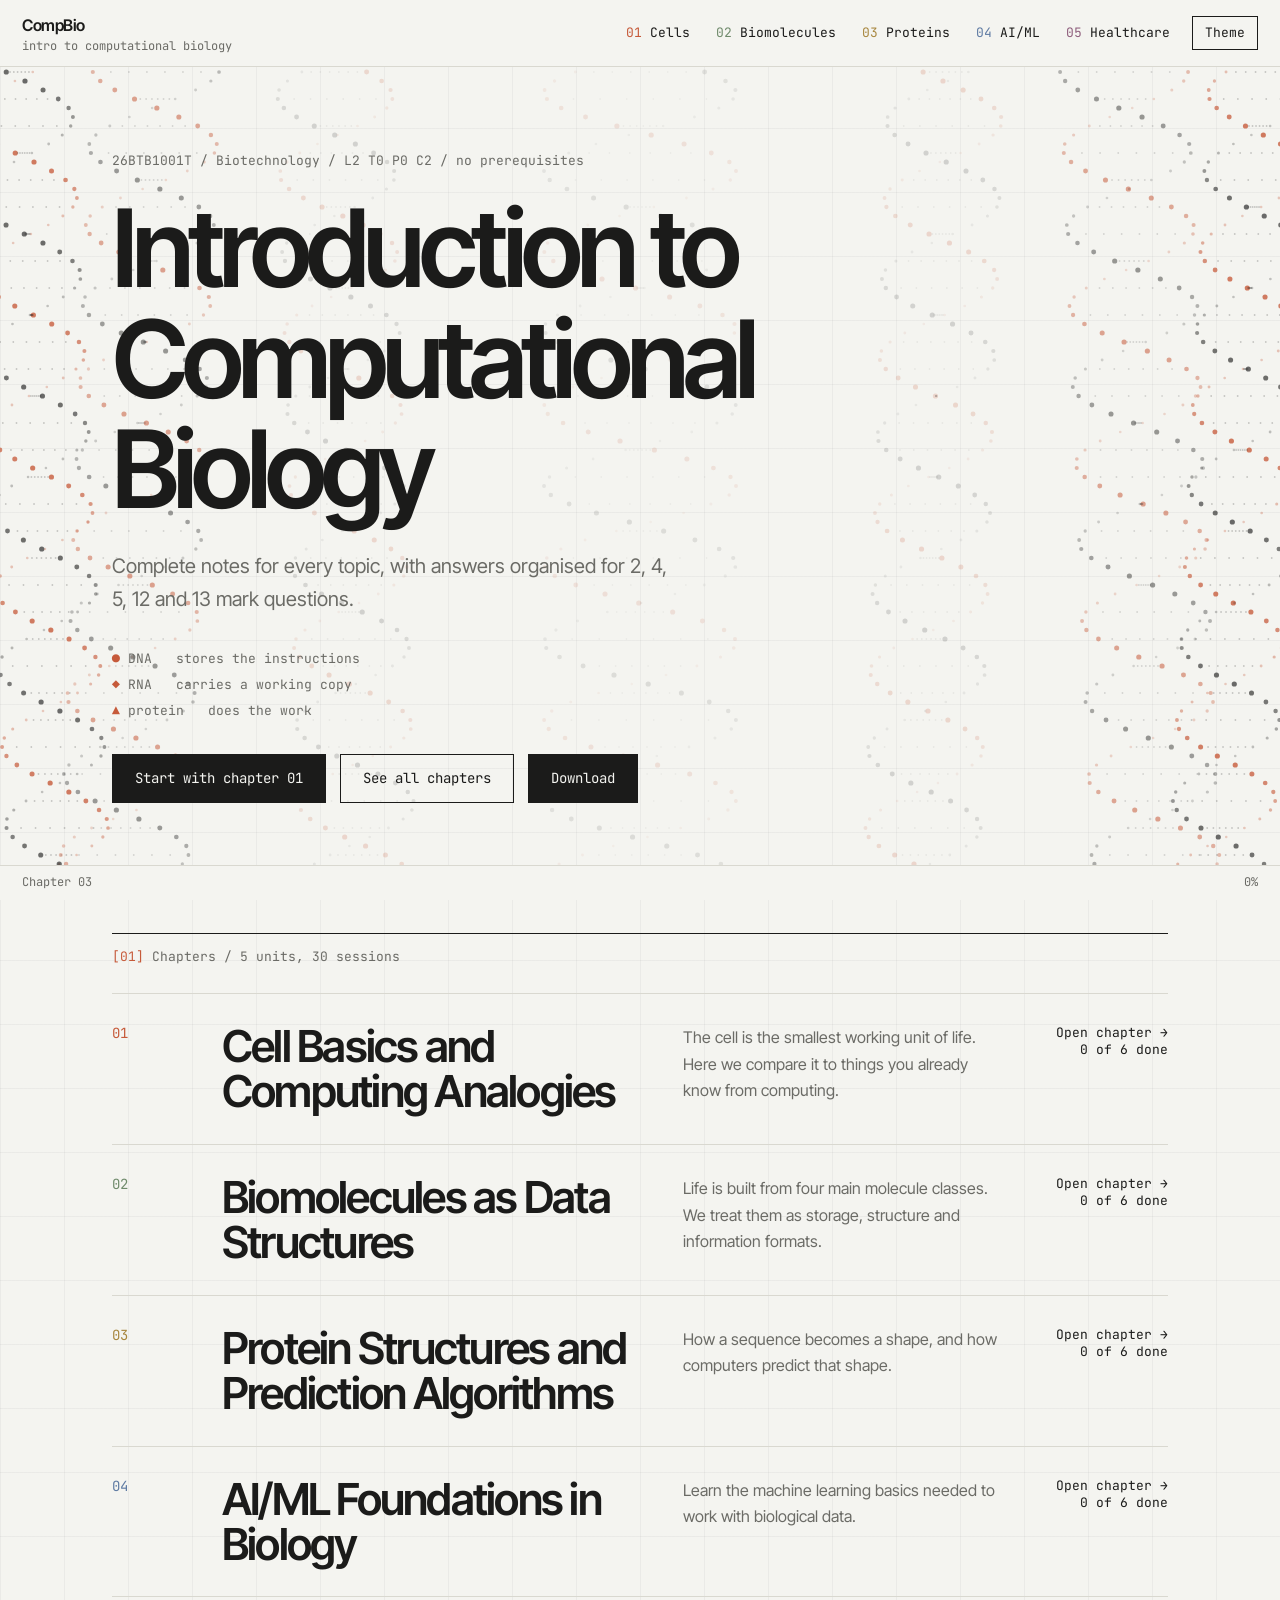
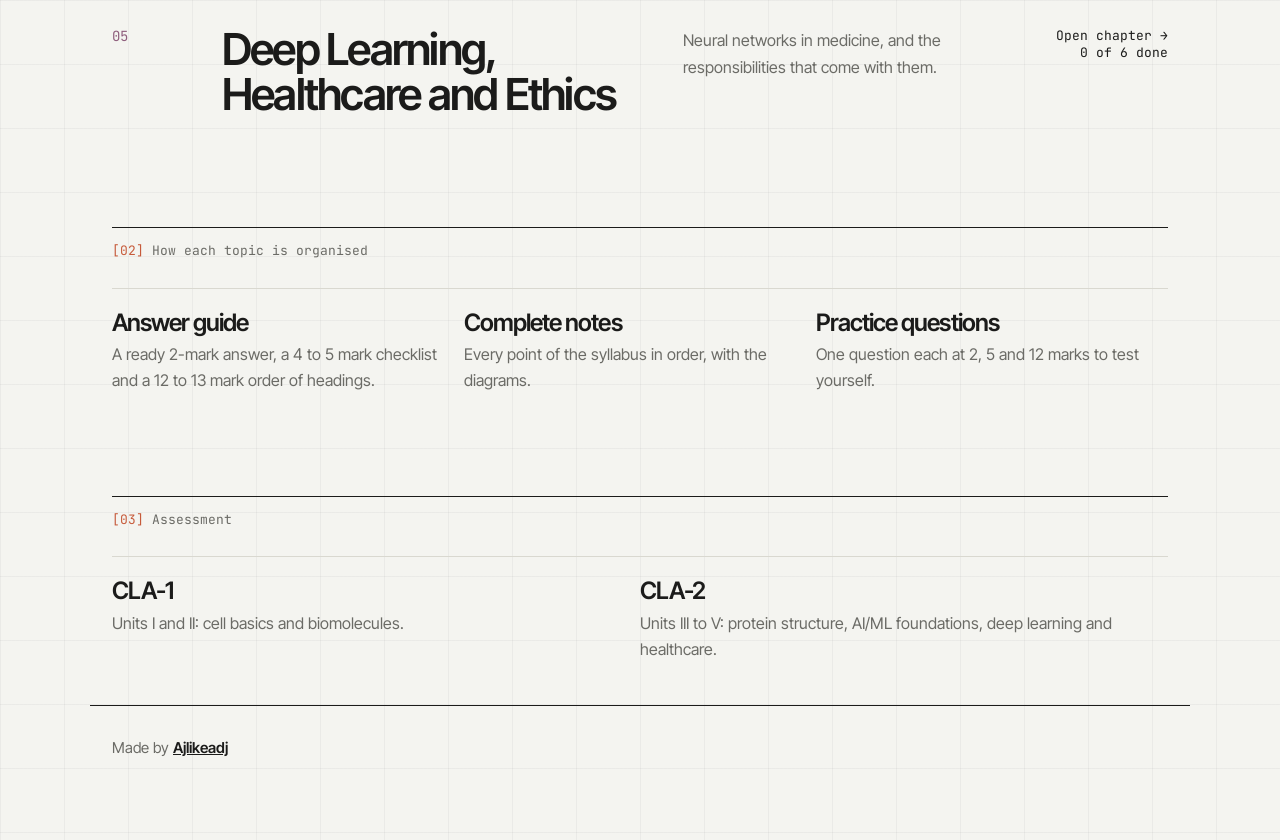
<file: index.html>
<!DOCTYPE html><html lang=en style="--c:#c65a3a"><head><meta charset=utf-8><meta name=viewport content="width=device-width,initial-scale=1,viewport-fit=cover"><title>Introduction to Computational Biology</title><meta name=theme-color content="#f4f4f0">
<link rel=stylesheet href="https://fonts.googleapis.com/css2?family=Inter+Tight:wght@400;600&family=JetBrains+Mono:wght@400&display=swap"><link rel=stylesheet href=style.css></head><body><nav aria-label='Chapters'><a class=logo href='index.html'>CompBio<small>intro to computational biology</small></a><a class='ch' href='unit1.html' style='--c:#c65a3a' aria-label='Chapter 01: Cell Basics and Computing Analogies'><i>01</i> <span>Cells</span></a><a class='ch' href='unit2.html' style='--c:#6f8a6b' aria-label='Chapter 02: Biomolecules as Data Structures'><i>02</i> <span>Biomolecules</span></a><a class='ch' href='unit3.html' style='--c:#a8873f' aria-label='Chapter 03: Protein Structures and Prediction Algorithms'><i>03</i> <span>Proteins</span></a><a class='ch' href='unit4.html' style='--c:#5f7ba3' aria-label='Chapter 04: AI/ML Foundations in Biology'><i>04</i> <span>AI/ML</span></a><a class='ch' href='unit5.html' style='--c:#8f5f7d' aria-label='Chapter 05: Deep Learning, Healthcare and Ethics'><i>05</i> <span>Healthcare</span></a></nav><div id=gate hidden><div class=mono>Plotting course map, rev. 2026</div><div id=pct>0%</div><div class=fill id=fill></div></div>
<section class=hero><p class=mono>26BTB1001T / Biotechnology / L2 T0 P0 C2 / no prerequisites</p><h1>Introduction to Computational Biology</h1>
<p class=lead>Complete notes for every topic, with answers organised for 2, 4, 5, 12 and 13 mark questions.</p>
<div class=legend><div><b>●</b> DNA &nbsp; stores the instructions</div><div><b>◆</b> RNA &nbsp; carries a working copy</div><div><b>▲</b> protein &nbsp; does the work</div></div>
<div class=cta><a class=go href=unit1.html>Start with chapter 01</a><a class=go href='#chapters'>See all chapters</a><div class=dl><button class=go id=dlb type=button aria-haspopup=true aria-expanded=false aria-controls=dlm>Download</button><div class=dlmenu id=dlm role=menu hidden><a role=menuitem href=CompBio-Word-notes.docx download data-k=docx><b>Word document</b><span>.docx, full notes</span></a><a role=menuitem href=CompBio-slides.pptx download data-k=pptx><b>PowerPoint</b><span>.pptx, exam slides</span></a><a role=menuitem href=CompBio-PDF-notes.pdf download data-k=pdf><b>PDF</b><span>.pdf, full notes</span></a></div></div></div></section>
<section class=sec id=chapters><p class=mono><b>[01]</b> Chapters / 5 units, 30 sessions</p><div class=list><a class=row href='unit1.html' style='--c:#c65a3a' data-ind='Chapter 01'><span class=n>01</span><div><h3>Cell Basics and Computing Analogies</h3></div><p>The cell is the smallest working unit of life. Here we compare it to things you already know from computing.</p><span class=go2>Open chapter →<br><span class=prog data-f='unit1.html'></span></span></a><a class=row href='unit2.html' style='--c:#6f8a6b' data-ind='Chapter 02'><span class=n>02</span><div><h3>Biomolecules as Data Structures</h3></div><p>Life is built from four main molecule classes. We treat them as storage, structure and information formats.</p><span class=go2>Open chapter →<br><span class=prog data-f='unit2.html'></span></span></a><a class=row href='unit3.html' style='--c:#a8873f' data-ind='Chapter 03'><span class=n>03</span><div><h3>Protein Structures and Prediction Algorithms</h3></div><p>How a sequence becomes a shape, and how computers predict that shape.</p><span class=go2>Open chapter →<br><span class=prog data-f='unit3.html'></span></span></a><a class=row href='unit4.html' style='--c:#5f7ba3' data-ind='Chapter 04'><span class=n>04</span><div><h3>AI/ML Foundations in Biology</h3></div><p>Learn the machine learning basics needed to work with biological data.</p><span class=go2>Open chapter →<br><span class=prog data-f='unit4.html'></span></span></a><a class=row href='unit5.html' style='--c:#8f5f7d' data-ind='Chapter 05'><span class=n>05</span><div><h3>Deep Learning, Healthcare and Ethics</h3></div><p>Neural networks in medicine, and the responsibilities that come with them.</p><span class=go2>Open chapter →<br><span class=prog data-f='unit5.html'></span></span></a></div></section><section class=sec><p class=mono><b>[02]</b> How each topic is organised</p><div class=facts><div><h3>Answer guide</h3><p>A ready 2-mark answer, a 4 to 5 mark checklist and a 12 to 13 mark order of headings.</p></div><div><h3>Complete notes</h3><p>Every point of the syllabus in order, with the diagrams.</p></div><div><h3>Practice questions</h3><p>One question each at 2, 5 and 12 marks to test yourself.</p></div></div></section>
<section class=sec><p class=mono><b>[03]</b> Assessment</p><div class=facts><div><h3>CLA-1</h3><p>Units I and II: cell basics and biomolecules.</p></div><div><h3>CLA-2</h3><p>Units III to V: protein structure, AI/ML foundations, deep learning and healthcare.</p></div></div></section>
<footer>Made by <a href='https://github.com/ajlikeadj' target=_blank rel='noopener noreferrer'>Ajlikeadj</a></footer><script defer src=script.js></script></body></html>
</file>
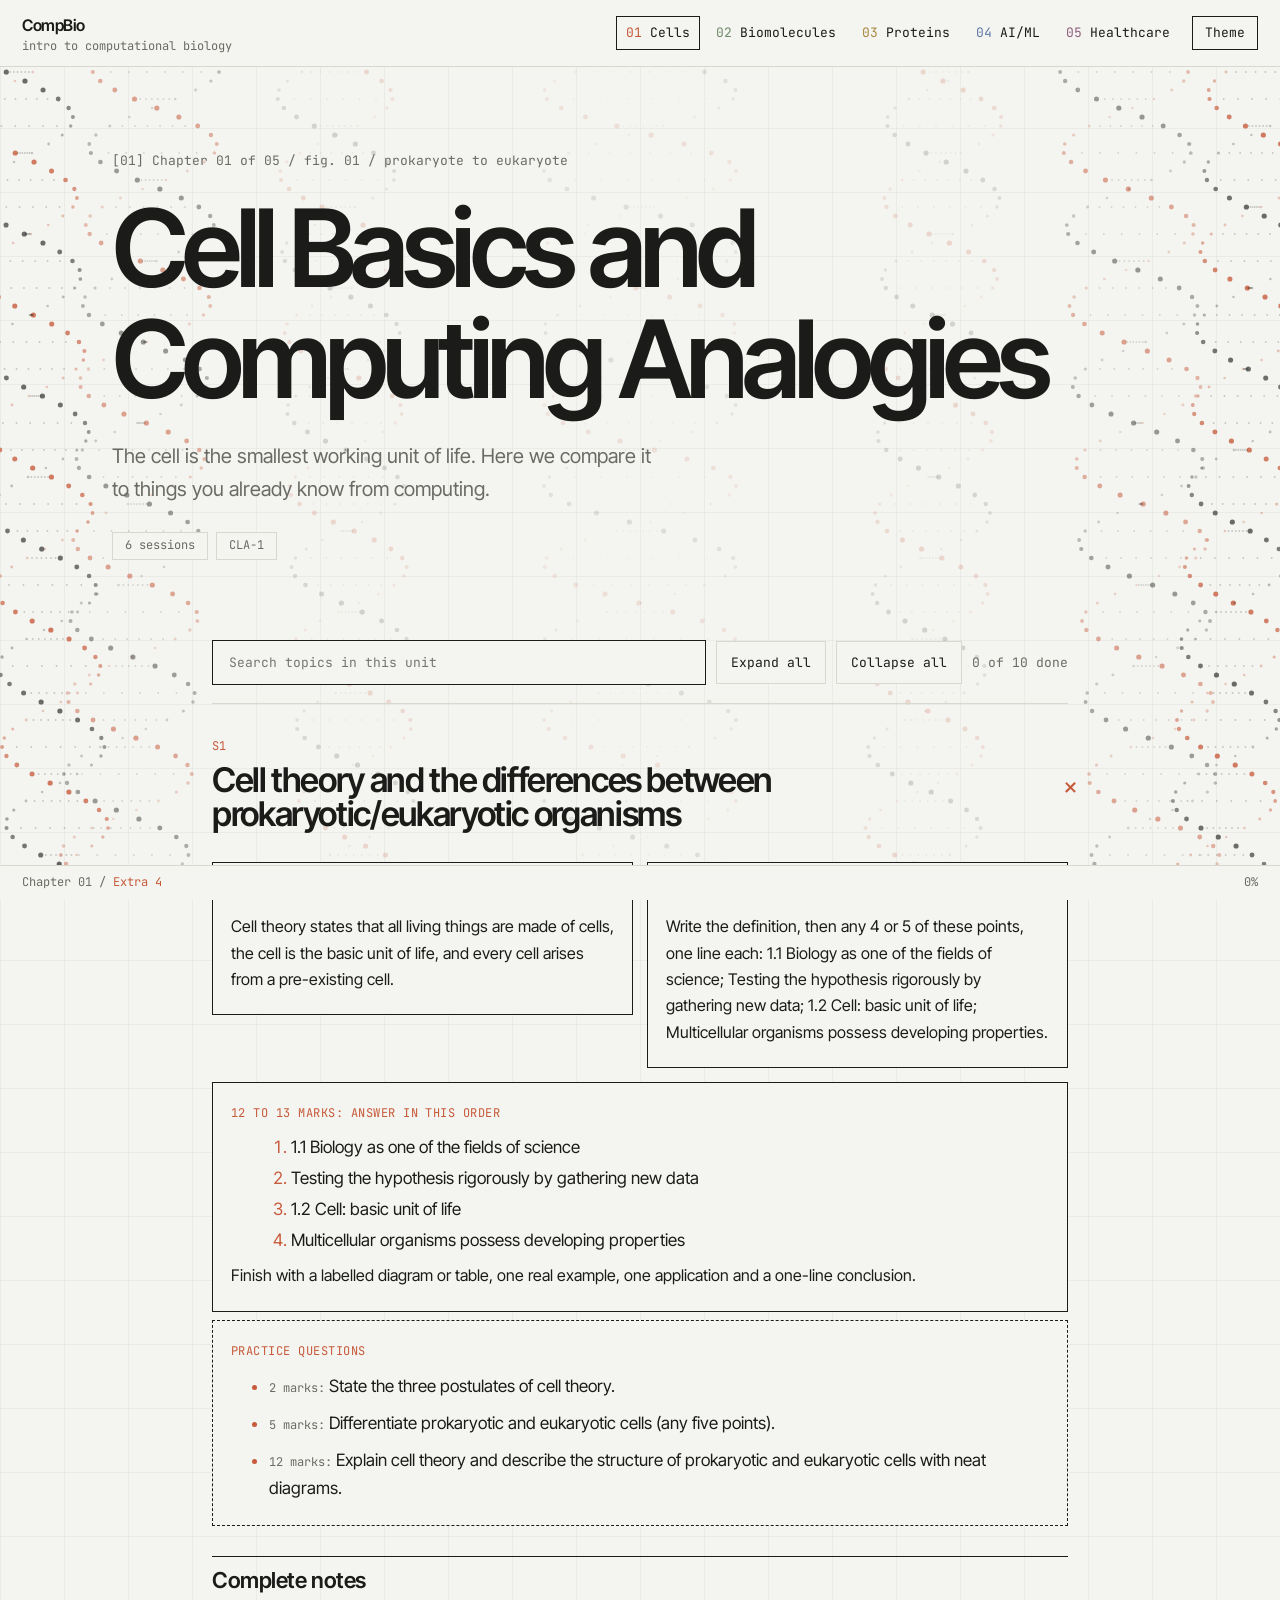
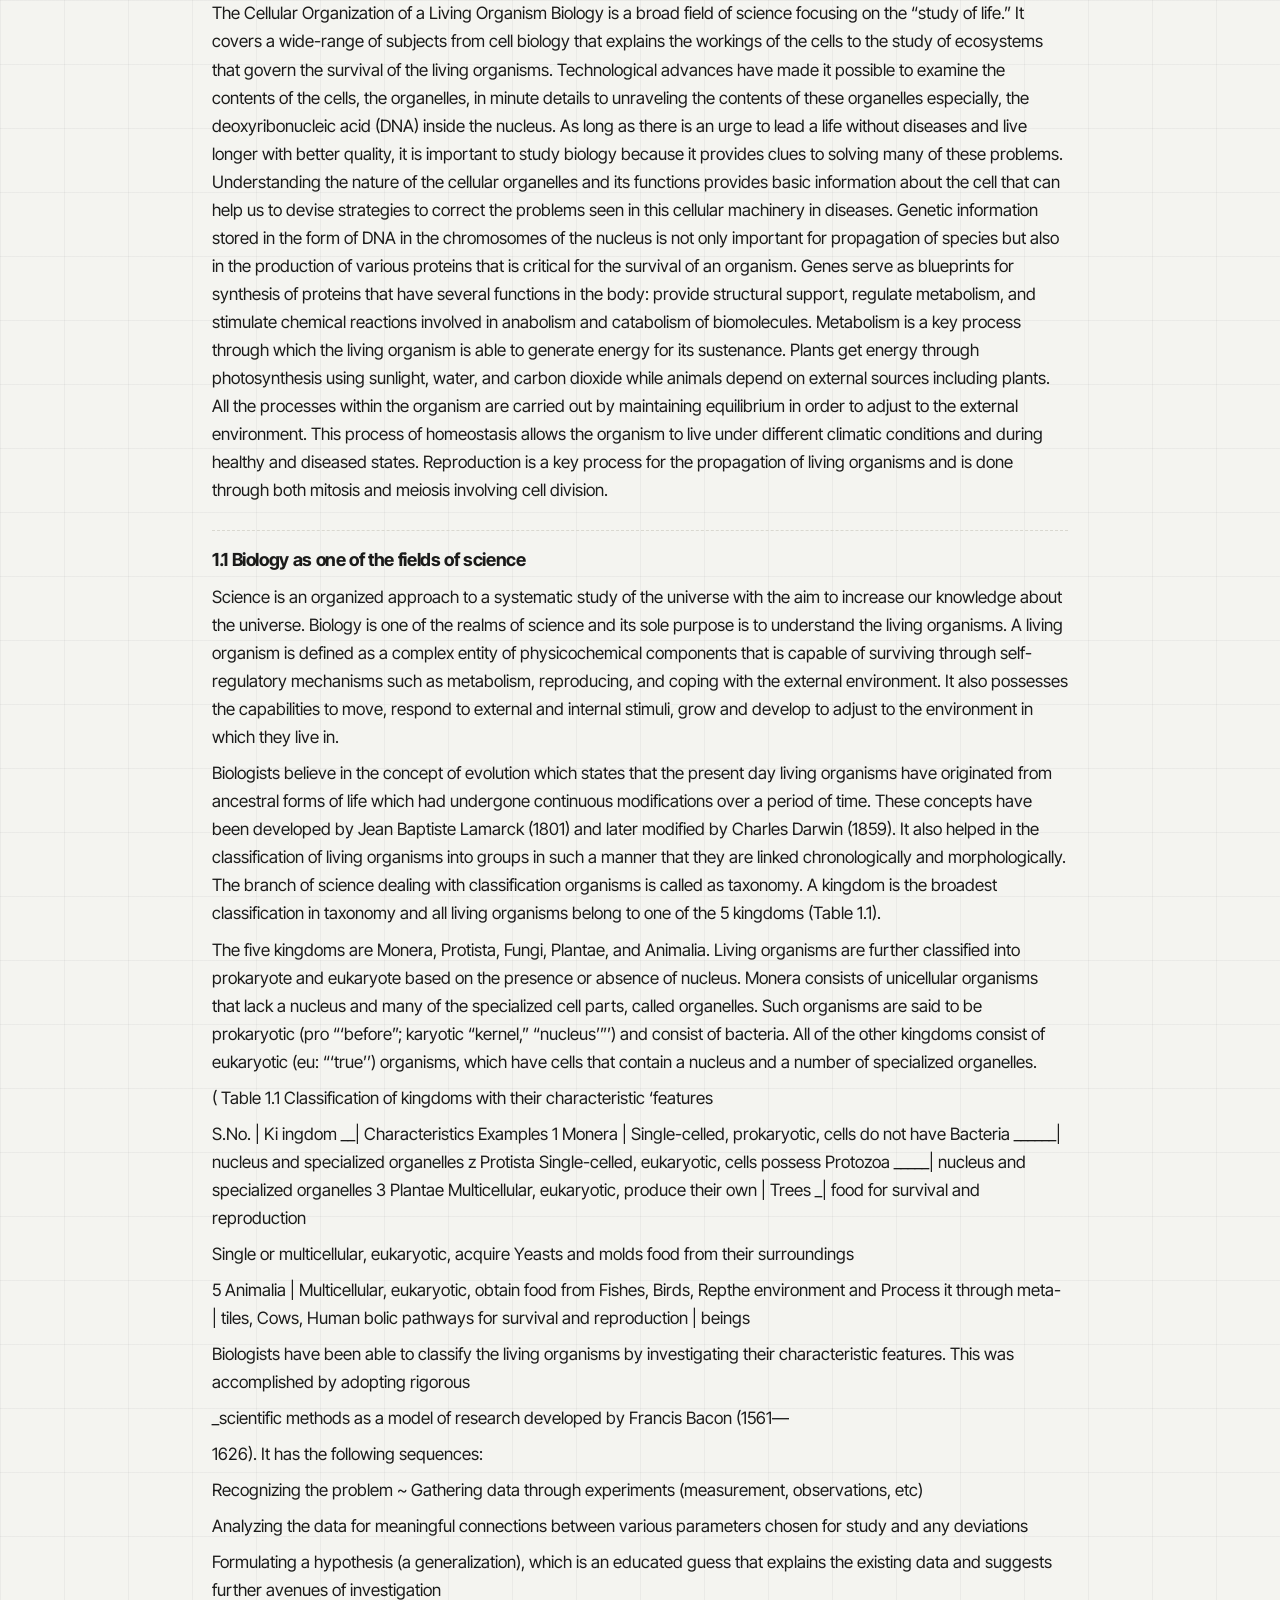
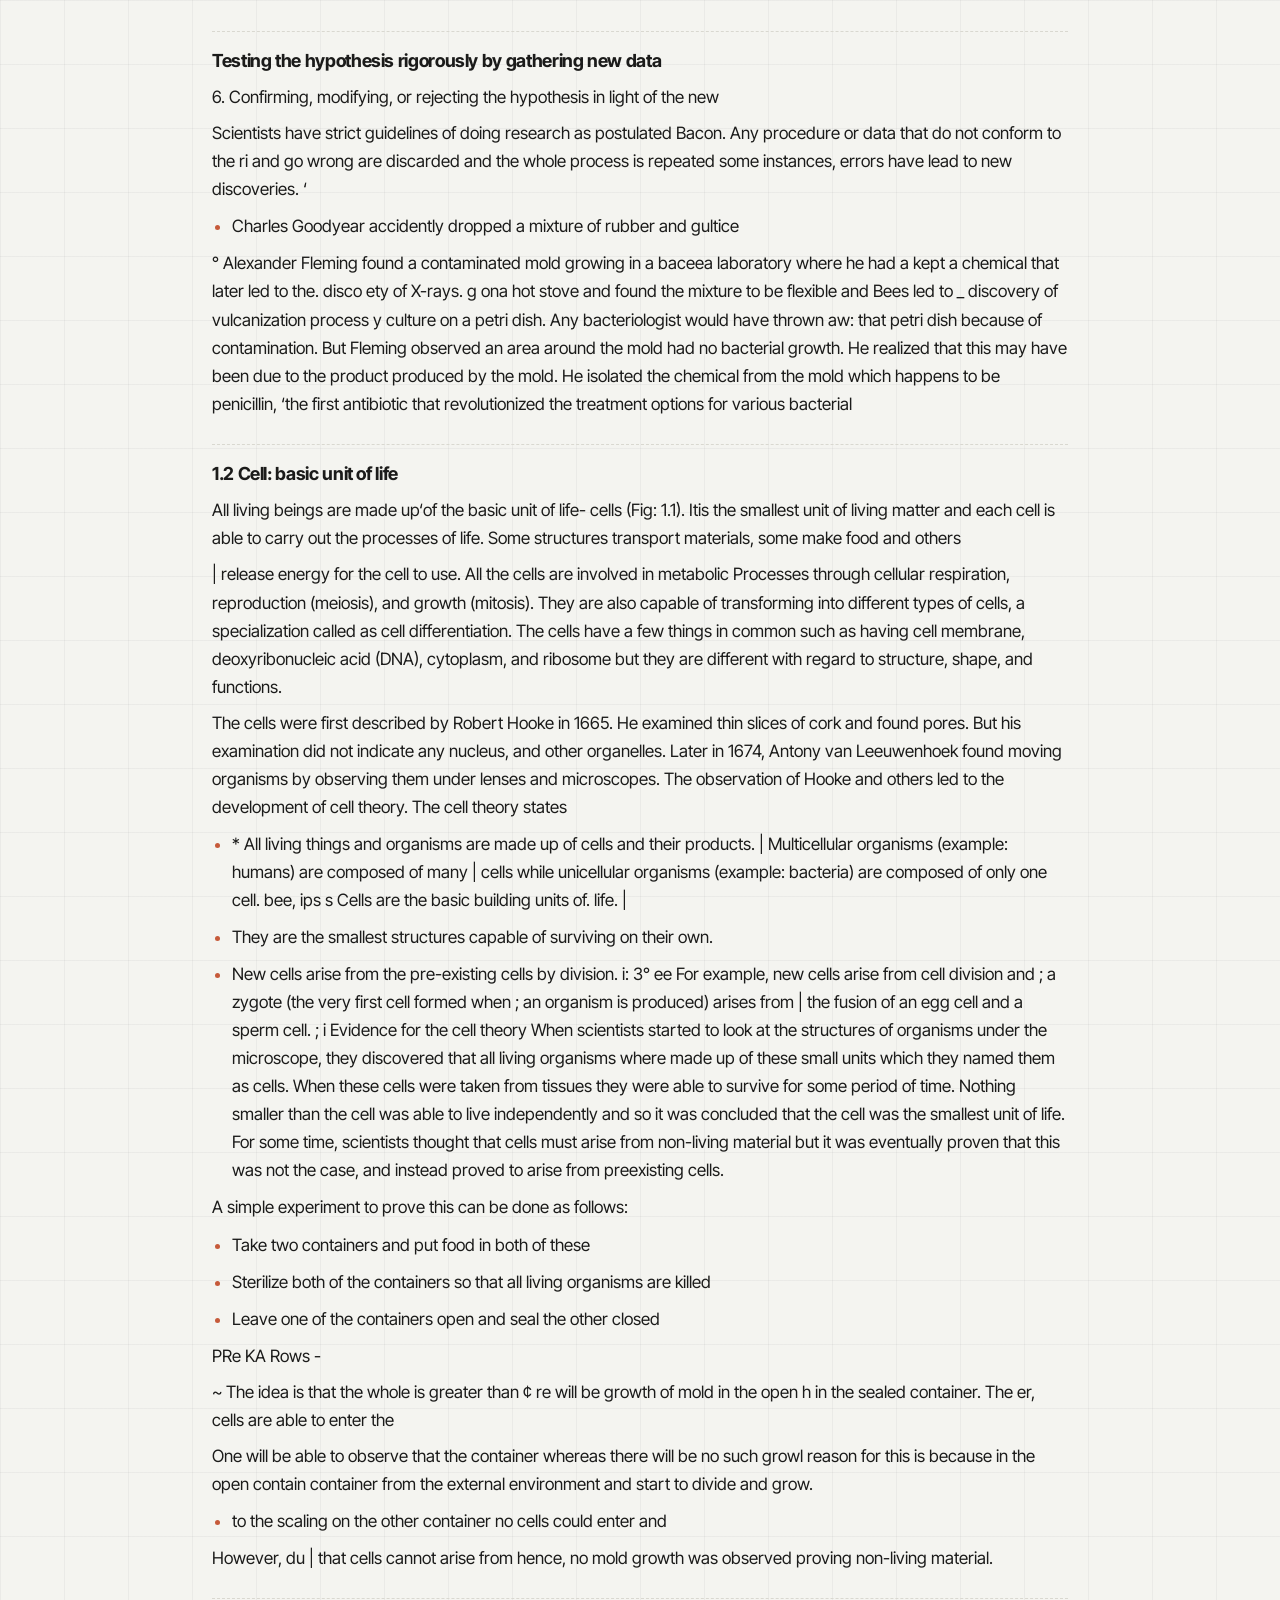
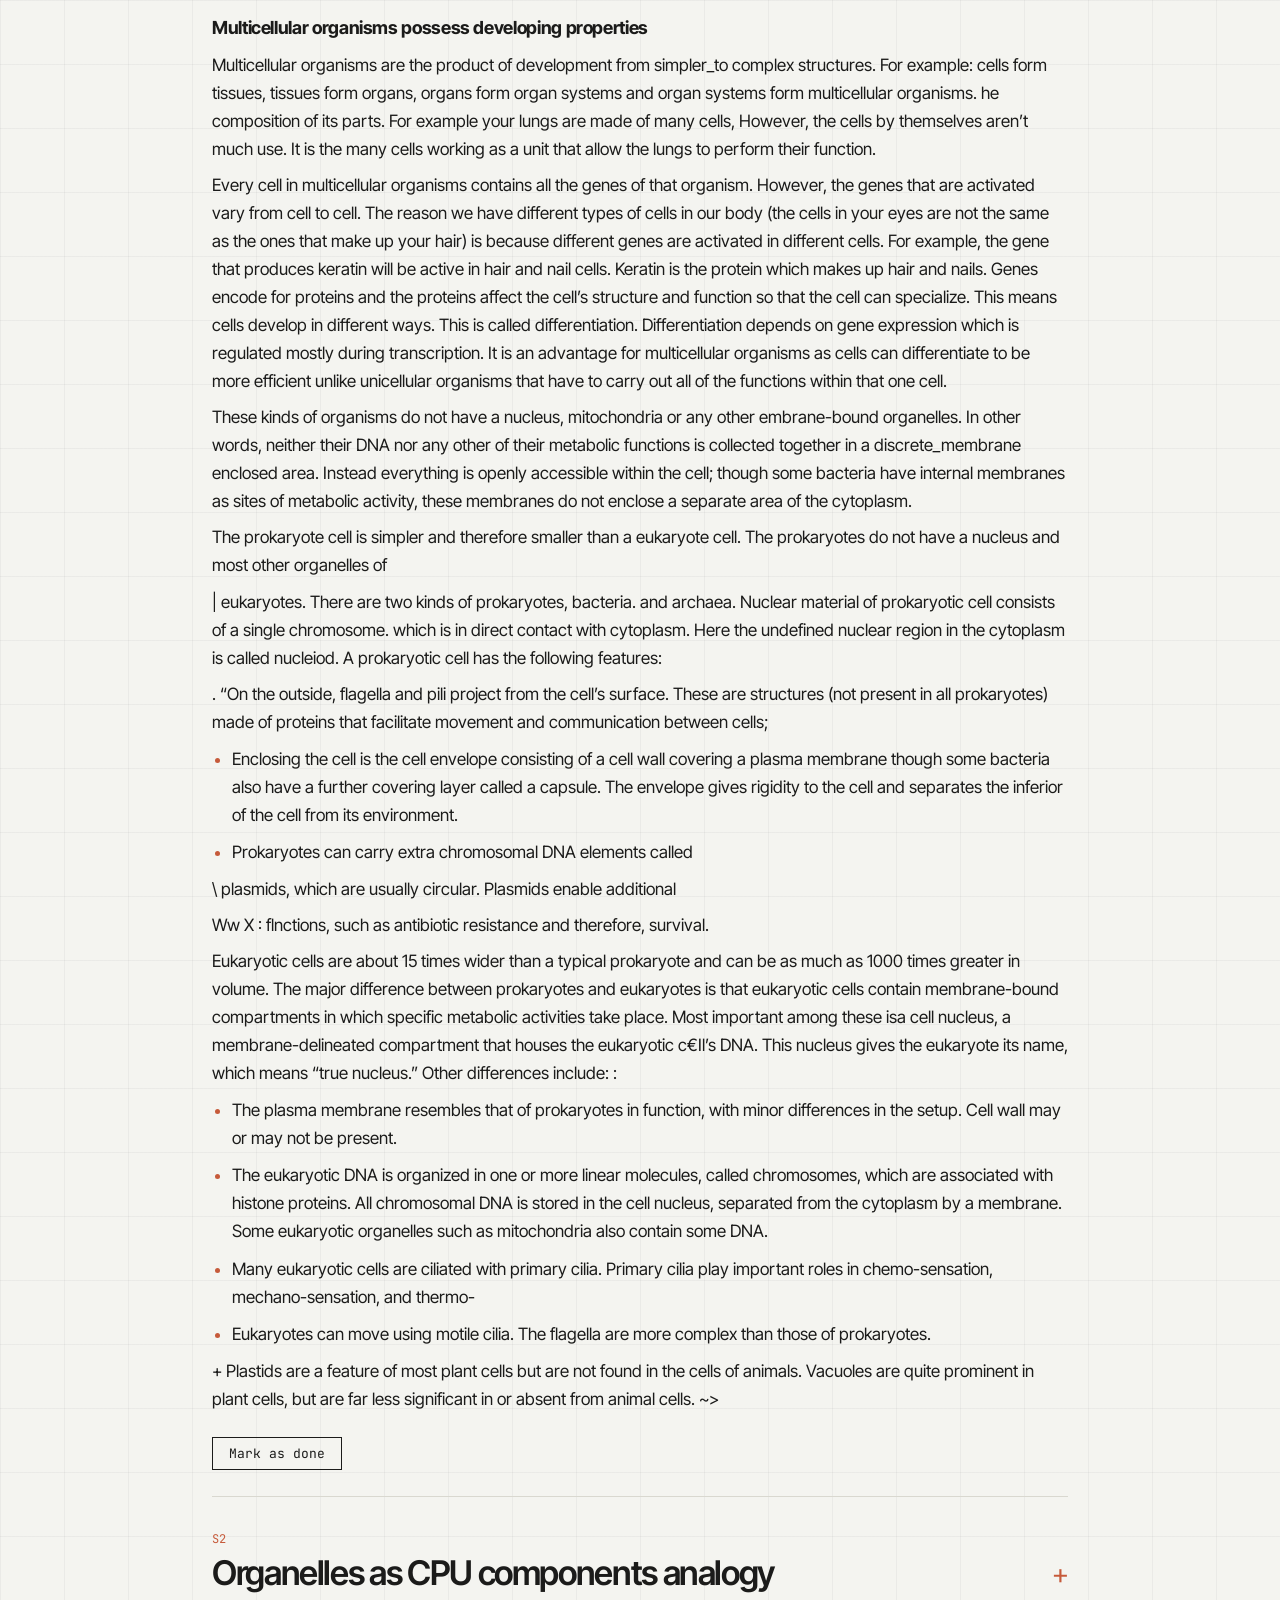
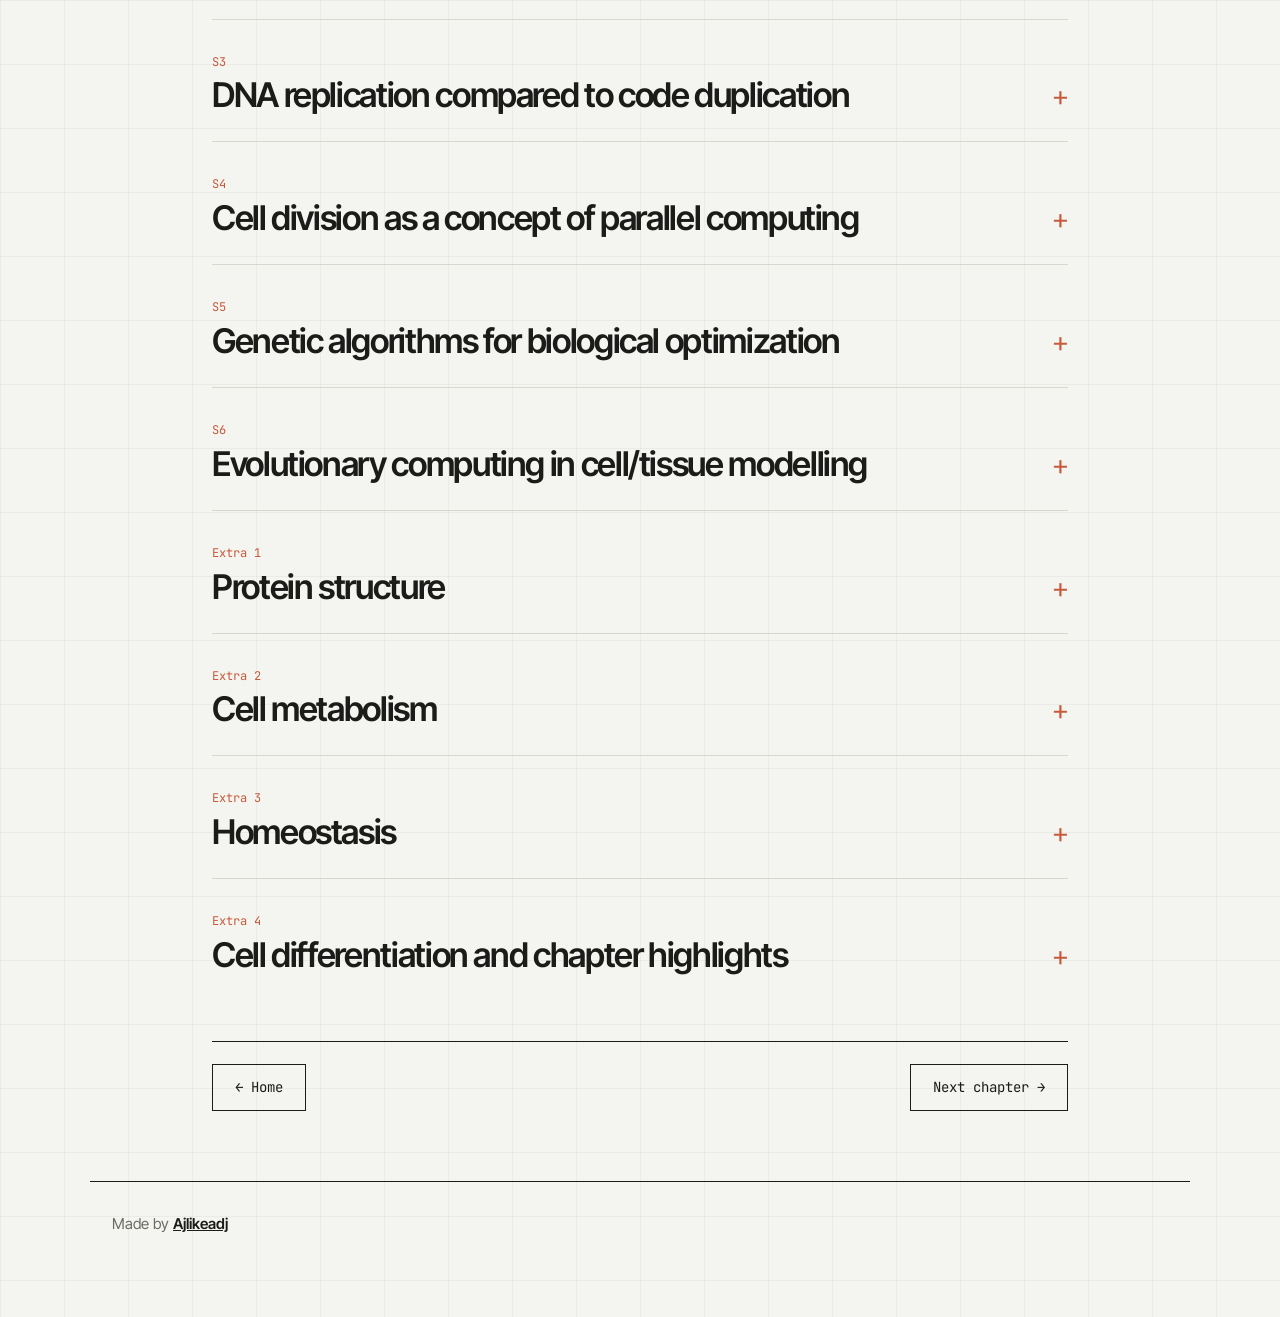
<file: unit1.html>
<!DOCTYPE html><html lang=en style="--c:#c65a3a"><head><meta charset=utf-8><meta name=viewport content="width=device-width,initial-scale=1,viewport-fit=cover"><title>Cell Basics and Computing Analogies</title><meta name=theme-color content="#f4f4f0">
<link rel=stylesheet href="https://fonts.googleapis.com/css2?family=Inter+Tight:wght@400;600&family=JetBrains+Mono:wght@400&display=swap"><link rel=stylesheet href=style.css></head><body><nav aria-label='Chapters'><a class=logo href='index.html'>CompBio<small>intro to computational biology</small></a><a class='ch on' href='unit1.html' style='--c:#c65a3a' aria-label='Chapter 01: Cell Basics and Computing Analogies'><i>01</i> <span>Cells</span></a><a class='ch' href='unit2.html' style='--c:#6f8a6b' aria-label='Chapter 02: Biomolecules as Data Structures'><i>02</i> <span>Biomolecules</span></a><a class='ch' href='unit3.html' style='--c:#a8873f' aria-label='Chapter 03: Protein Structures and Prediction Algorithms'><i>03</i> <span>Proteins</span></a><a class='ch' href='unit4.html' style='--c:#5f7ba3' aria-label='Chapter 04: AI/ML Foundations in Biology'><i>04</i> <span>AI/ML</span></a><a class='ch' href='unit5.html' style='--c:#8f5f7d' aria-label='Chapter 05: Deep Learning, Healthcare and Ethics'><i>05</i> <span>Healthcare</span></a></nav><section class=hero style='--c:#c65a3a'><p class=mono>[01] Chapter 01 of 05 / fig. 01 / prokaryote to eukaryote</p><h1>Cell Basics and Computing Analogies</h1><p class=lead>The cell is the smallest working unit of life. Here we compare it to things you already know from computing.</p><div class=meta><span>6 sessions</span><span>CLA-1</span></div></section><main style='--c:#c65a3a'><article class=topic data-ind='Chapter 01 / <b>S1</b>'><span class=tag>S1</span><h2>Cell theory and the differences between prokaryotic/eukaryotic organisms</h2><div class=exam><div><b>2 marks</b><p>Cell theory states that all living things are made of cells, the cell is the basic unit of life, and every cell arises from a pre-existing cell.</p></div><div><b>4 to 5 marks</b><p>Write the definition, then any 4 or 5 of these points, one line each: 1.1 Biology as one of the fields of science; Testing the hypothesis rigorously by gathering new data; 1.2 Cell: basic unit of life; Multicellular organisms possess developing properties.</p></div><div class=wide><b>12 to 13 marks: answer in this order</b><ol><li>1.1 Biology as one of the fields of science</li><li>Testing the hypothesis rigorously by gathering new data</li><li>1.2 Cell: basic unit of life</li><li>Multicellular organisms possess developing properties</li></ol><p>Finish with a labelled diagram or table, one real example, one application and a one-line conclusion.</p></div></div><div class=qs><b>Practice questions</b><ul><li><i>2 marks:</i> State the three postulates of cell theory.</li><li><i>5 marks:</i> Differentiate prokaryotic and eukaryotic cells (any five points).</li><li><i>12 marks:</i> Explain cell theory and describe the structure of prokaryotic and eukaryotic cells with neat diagrams.</li></ul></div><h3>Complete notes</h3><p>The Cellular Organization of a Living Organism Biology is a broad field of science focusing on the “study of life.” It covers a wide-range of subjects from cell biology that explains the workings of the cells to the study of ecosystems that govern the survival of the living organisms. Technological advances have made it possible to examine the contents of the cells, the organelles, in minute details to unraveling the contents of these organelles especially, the deoxyribonucleic acid (DNA) inside the nucleus. As long as there is an urge to lead a life without diseases and live longer with better quality, it is important to study biology because it provides clues to solving many of these problems. Understanding the nature of the cellular organelles and its functions provides basic information about the cell that can help us to devise strategies to correct the problems seen in this cellular machinery in diseases. Genetic information stored in the form of DNA in the chromosomes of the nucleus is not only important for propagation of species but also in the production of various proteins that is critical for the survival of an organism. Genes serve as blueprints for synthesis of proteins that have several functions in the body: provide structural support, regulate metabolism, and stimulate chemical reactions involved in anabolism and catabolism of biomolecules. Metabolism is a key process through which the living organism is able to generate energy for its sustenance. Plants get energy through photosynthesis using sunlight, water, and carbon dioxide while animals depend on external sources including plants. All the processes within the organism are carried out by maintaining equilibrium in order to adjust to the external environment. This process of homeostasis allows the organism to live under different climatic conditions and during healthy and diseased states. Reproduction is a key process for the propagation of living organisms and is done through both mitosis and meiosis involving cell division.</p><h4 class=st>1.1 Biology as one of the fields of science</h4><p>Science is an organized approach to a systematic study of the universe with the aim to increase our knowledge about the universe. Biology is one of the realms of science and its sole purpose is to understand the living organisms. A living organism is defined as a complex entity of physicochemical components that is capable of surviving through self-regulatory mechanisms such as metabolism, reproducing, and coping with the external environment. It also possesses the capabilities to move, respond to external and internal stimuli, grow and develop to adjust to the environment in which they live in.</p><p>Biologists believe in the concept of evolution which states that the present day living organisms have originated from ancestral forms of life which had undergone continuous modifications over a period of time. These concepts have been developed by Jean Baptiste Lamarck (1801) and later modified by Charles Darwin (1859). It also helped in the classification of living organisms into groups in such a manner that they are linked chronologically and morphologically. The branch of science dealing with classification organisms is called as taxonomy. A kingdom is the broadest classification in taxonomy and all living organisms belong to one of the 5 kingdoms (Table 1.1).</p><p>The five kingdoms are Monera, Protista, Fungi, Plantae, and Animalia. Living organisms are further classified into prokaryote and eukaryote based on the presence or absence of nucleus. Monera consists of unicellular organisms that lack a nucleus and many of the specialized cell parts, called organelles. Such organisms are said to be prokaryotic (pro “‘before”; karyotic “kernel,” “nucleus’”’) and consist of bacteria. All of the other kingdoms consist of eukaryotic (eu: “‘true’’) organisms, which have cells that contain a nucleus and a number of specialized organelles.</p><p>( Table 1.1 Classification of kingdoms with their characteristic ‘features</p><p>S.No. | Ki ingdom __| Characteristics Examples 1 Monera | Single-celled, prokaryotic, cells do not have Bacteria ______| nucleus and specialized organelles z Protista Single-celled, eukaryotic, cells possess Protozoa _____| nucleus and specialized organelles 3 Plantae Multicellular, eukaryotic, produce their own | Trees _| food for survival and reproduction</p><p>Single or multicellular, eukaryotic, acquire Yeasts and molds food from their surroundings</p><p>5 Animalia | Multicellular, eukaryotic, obtain food from Fishes, Birds, Repthe environment and Process it through meta- | tiles, Cows, Human bolic pathways for survival and reproduction | beings</p><p>Biologists have been able to classify the living organisms by investigating their characteristic features. This was accomplished by adopting rigorous</p><p>_scientific methods as a model of research developed by Francis Bacon (1561—</p><p>1626). It has the following sequences:</p><p>Recognizing the problem ~ Gathering data through experiments (measurement, observations, etc)</p><p>Analyzing the data for meaningful connections between various parameters chosen for study and any deviations</p><p>Formulating a hypothesis (a generalization), which is an educated guess that explains the existing data and suggests further avenues of investigation</p><h4 class=st>Testing the hypothesis rigorously by gathering new data</h4><p>6. Confirming, modifying, or rejecting the hypothesis in light of the new</p><p>Scientists have strict guidelines of doing research as postulated Bacon. Any procedure or data that do not conform to the ri and go wrong are discarded and the whole process is repeated some instances, errors have lead to new discoveries. ‘</p><ul><li>Charles Goodyear accidently dropped a mixture of rubber and gultice</li></ul><p>° Alexander Fleming found a contaminated mold growing in a baceea laboratory where he had a kept a chemical that later led to the. disco ety of X-rays. g ona hot stove and found the mixture to be flexible and Bees led to _ discovery of vulcanization process y culture on a petri dish. Any bacteriologist would have thrown aw: that petri dish because of contamination. But Fleming observed an area around the mold had no bacterial growth. He realized that this may have been due to the product produced by the mold. He isolated the chemical from the mold which happens to be penicillin, ‘the first antibiotic that revolutionized the treatment options for various bacterial</p><h4 class=st>1.2 Cell: basic unit of life</h4><p>All living beings are made up‘of the basic unit of life- cells (Fig: 1.1). Itis the smallest unit of living matter and each cell is able to carry out the processes of life. Some structures transport materials, some make food and others</p><p>| release energy for the cell to use. All the cells are involved in metabolic Processes through cellular respiration, reproduction (meiosis), and growth (mitosis). They are also capable of transforming into different types of cells, a specialization called as cell differentiation. The cells have a few things in common such as having cell membrane, deoxyribonucleic acid (DNA), cytoplasm, and ribosome but they are different with regard to structure, shape, and functions.</p><p>The cells were first described by Robert Hooke in 1665. He examined thin slices of cork and found pores. But his examination did not indicate any nucleus, and other organelles. Later in 1674, Antony van Leeuwenhoek found moving organisms by observing them under lenses and microscopes. The observation of Hooke and others led to the development of cell theory. The cell theory states</p><ul><li>* All living things and organisms are made up of cells and their products. | Multicellular organisms (example: humans) are composed of many | cells while unicellular organisms (example: bacteria) are composed of only one cell. bee, ips s Cells are the basic building units of. life. |</li><li>They are the smallest structures capable of surviving on their own.</li><li>New cells arise from the pre-existing cells by division. i: 3° ee For example, new cells arise from cell division and ; a zygote (the very first cell formed when ; an organism is produced) arises from | the fusion of an egg cell and a sperm cell. ; i Evidence for the cell theory When scientists started to look at the structures of organisms under the microscope, they discovered that all living organisms where made up of these small units which they named them as cells. When these cells were taken from tissues they were able to survive for some period of time. Nothing smaller than the cell was able to live independently and so it was concluded that the cell was the smallest unit of life. For some time, scientists thought that cells must arise from non-living material but it was eventually proven that this was not the case, and instead proved to arise from preexisting cells.</li></ul><p>A simple experiment to prove this can be done as follows:</p><ul><li>Take two containers and put food in both of these</li><li>Sterilize both of the containers so that all living organisms are killed</li><li>Leave one of the containers open and seal the other closed</li></ul><p>PRe KA Rows -</p><p>~ The idea is that the whole is greater than ¢ re will be growth of mold in the open h in the sealed container. The er, cells are able to enter the</p><p>One will be able to observe that the container whereas there will be no such growl reason for this is because in the open contain container from the external environment and start to divide and grow.</p><ul><li>to the scaling on the other container no cells could enter and</li></ul><p>However, du | that cells cannot arise from hence, no mold growth was observed proving non-living material.</p><h4 class=st>Multicellular organisms possess developing properties</h4><p>Multicellular organisms are the product of development from simpler_to complex structures. For example: cells form tissues, tissues form organs, organs form organ systems and organ systems form multicellular organisms. he composition of its parts. For example your lungs are made of many cells, However, the cells by themselves aren’t much use. It is the many cells working as a unit that allow the lungs to perform their function.</p><p>Every cell in multicellular organisms contains all the genes of that organism. However, the genes that are activated vary from cell to cell. The reason we have different types of cells in our body (the cells in your eyes are not the same as the ones that make up your hair) is because different genes are activated in different cells. For example, the gene that produces keratin will be active in hair and nail cells. Keratin is the protein which makes up hair and nails. Genes encode for proteins and the proteins affect the cell’s structure and function so that the cell can specialize. This means cells develop in different ways. This is called differentiation. Differentiation depends on gene expression which is regulated mostly during transcription. It is an advantage for multicellular organisms as cells can differentiate to be more efficient unlike unicellular organisms that have to carry out all of the functions within that one cell.</p><p>These kinds of organisms do not have a nucleus, mitochondria or any other embrane-bound organelles. In other words, neither their DNA nor any other of their metabolic functions is collected together in a discrete_membrane enclosed area. Instead everything is openly accessible within the cell; though some bacteria have internal membranes as sites of metabolic activity, these membranes do not enclose a separate area of the cytoplasm.</p><p>The prokaryote cell is simpler and therefore smaller than a eukaryote cell. The prokaryotes do not have a nucleus and most other organelles of</p><p>| eukaryotes. There are two kinds of prokaryotes, bacteria. and archaea. Nuclear material of prokaryotic cell consists of a single chromosome. which is in direct contact with cytoplasm. Here the undefined nuclear region in the cytoplasm is called nucleiod. A prokaryotic cell has the following features:</p><p>. “On the outside, flagella and pili project from the cell’s surface. These are structures (not present in all prokaryotes) made of proteins that facilitate movement and communication between cells;</p><ul><li>Enclosing the cell is the cell envelope consisting of a cell wall covering a plasma membrane though some bacteria also have a further covering layer called a capsule. The envelope gives rigidity to the cell and separates the inferior of the cell from its environment.</li><li>Prokaryotes can carry extra chromosomal DNA elements called</li></ul><p>\ plasmids, which are usually circular. Plasmids enable additional</p><p>Ww X : flnctions, such as antibiotic resistance and therefore, survival.</p><p>Eukaryotic cells are about 15 times wider than a typical prokaryote and can be as much as 1000 times greater in volume. The major difference between prokaryotes and eukaryotes is that eukaryotic cells contain membrane-bound compartments in which specific metabolic activities take place. Most important among these isa cell nucleus, a membrane-delineated compartment that houses the eukaryotic c€Il’s DNA. This nucleus gives the eukaryote its name, which means “true nucleus.” Other differences include: :</p><ul><li>The plasma membrane resembles that of prokaryotes in function, with minor differences in the setup. Cell wall may or may not be present.</li><li>The eukaryotic DNA is organized in one or more linear molecules, called chromosomes, which are associated with histone proteins. All chromosomal DNA is stored in the cell nucleus, separated from the cytoplasm by a membrane. Some eukaryotic organelles such as mitochondria also contain some DNA.</li><li>Many eukaryotic cells are ciliated with primary cilia. Primary cilia play important roles in chemo-sensation, mechano-sensation, and thermo-</li><li>Eukaryotes can move using motile cilia. The flagella are more complex than those of prokaryotes.</li></ul><p>+ Plastids are a feature of most plant cells but are not found in the cells of animals. Vacuoles are quite prominent in plant cells, but are far less significant in or absent from animal cells. ~&gt;</p></article><article class=topic data-ind='Chapter 01 / <b>S2</b>'><span class=tag>S2</span><h2>Organelles as CPU components analogy</h2><div class=exam><div><b>2 marks</b><p>Organelles are specialised structures inside a cell, each with a job: the nucleus acts like the CPU, mitochondria like the power supply and ribosomes like assembly workers.</p></div><div><b>4 to 5 marks</b><p>Write the definition, then any 4 or 5 of these points, one line each: 1.3 Cell structure and function; Cell/plasma membrane; Nucleus and Nucleolus; Cytoskeleton; Golgi apparatus/bodies.</p></div><div class=wide><b>12 to 13 marks: answer in this order</b><ol><li>1.3 Cell structure and function</li><li>Cell/plasma membrane</li><li>Nucleus and Nucleolus</li><li>Cytoskeleton</li><li>Golgi apparatus/bodies</li></ol><p>Finish with a labelled diagram or table, one real example, one application and a one-line conclusion.</p></div></div><div class=qs><b>Practice questions</b><ul><li><i>2 marks:</i> State the function of mitochondria.</li><li><i>5 marks:</i> Compare the cell with a CPU using any five organelles.</li><li><i>12 marks:</i> Describe the structure and functions of the major cell organelles with a labelled diagram and computing analogies.</li></ul></div><h3>Complete notes</h3><h4 class=st>1.3 Cell structure and function</h4><p>Earlier before the advent of electron microscope, cell was described as a unit possessing a limiting outer membrane and an inner central nucleus surrounded by large mass of cytoplasm (Fig. 1.1). Staining of cells facilitated to . aS . pemeatrnan, Me ei oc nonmaa identification of subcellular features such as chromosome and nucleolus. of the nucleus. Electron microscopic studies made it possible for the elucidation of the subcellular structures called as organelles that perform specialized functions. Most of the organelles are derived from membranes but some of them do_ not possess membrane structure such as tibosomes, microtubules, and microfilaments, flagella, cilia, and centrioles.</p><p>Cell/plasma membrane: The outermost layer of the living cell that gives structure and shape is the cell membrane. The chief function is to regulate the passage of materials into and out of the cell. Initial structural studies using electron microscope revealed that it consists of inner and outer dense protein layer enclosing a less dense phospholipid layer. Channels were also observed to traverse the through exterior surface of the membrane. Recent studies by Singer and Nicholson have demonstrated that the cell membrane has fluid</p><figure><img src="img/bk-010-1.jpg" decoding=async alt="Diagram"></figure><p>mosaic model which better explains the dynamic nature of the proteins in the cell membrane. The only difference in the proposed model was the arrangement of phospholipids: their polar ends facing the inner_and outer surfaces and the hydrophobic, non-polar ends opposed at the center of the “Dilayer. nen</p><p>Nucleus and Nucleolus: The nucleus is a round or oval body lying in the center of the cell enclosed by a double membrane that is called as nuclear membrane or envelope. In certain regions of the nuclear envelope, ‘these membranes join together and there may be pores in these areas. The ‘pores serve 88 a direct passage route for the substances tg leave the nucleus. The outer membrane of the nuclear envelope is continuous with the endoplasmic reticulum and thus, may facilitate passage of materials from the nucleus directly into the channels of endoplasmic reticulum. Within the nucleus, one or more nucleoli may be seen. These are dense bodies containing the subunits for the ribosomes, the cytoplasmic organelles involved in the synthesis of j protein. The nucleolus is involved in the assembly and synthesis of ribosomes. “The nucleus is the storehouse of the genetic material called as chromosomes. Each chromosome exists as a tiny individual rod or string throughout the life of the cell, but in the resting (non-dividing) cell, the chromesemes took tike-a single-network of thin threads.</p><p>Cytoskeleton: The cytoskeleton is cellular “scaffolding” _or “skeleton” contained within the cytoplasm and is made out of protein. Both prokaryotic and eukaryotic cetis contain cytoskeleton. It has structures such as flagella, cilia 4nc+tamellipodia and plays important roles in both intracellular transport [! (thé movement of Vesicles and organelles, for example) and cellular division.</p><p>Centrioles are present as a pair of cylindrical rods in many eukaryotic cells. They Tie just above the nuclear envelope (membrane), and since their longitudinal axes are perpendicular to one another, they_ferm-a cross. The microtubular structure of the centriole is the same as that of the basal body anid may have arisen from primitive basal bodies during cellular evolution. Centrioles probably play a role in the formation of the spindle apparatus, which is an essential feature of both mitosis and meiosis.</p><p>Mitochondria (referred to as the ‘Powerhouse’ of the cell) are rounded or long rod-shaped organélles that are particularly prominent in cells with high metabolic activity. Their name derives from their thread-like appearance (Greek mitos, “thread’”’) under the light microscope. Mitochondria have a double wall: an outer smooth membrane which forms the outer boundary and aninner membrane which is extensively folded. The folds, or cristae, project into the interior of the organelle and have a variety of enzymes embedded in them. These cozymes are involved in the systematic degradation_of organic iifolecules to yield energy for the cell. They are responsible for the breakdown of sugar molecules to release ATP (adenosine triphosphate), which is used to transport energy within the cell for n metabolism. (through citric acid cycle and eleciron transport chain as explained in chapter 3). Like the chloroplasts of plants, the mitochondria contain their own DNA and ribosomes; they replicate independently of the rest of the’cell and appear to control the synthesis of their membranes. __. “i y</p><p>Endoplasmic reticulum (ER) is a series of membranous channels that traverse the cytoplasm of most eukaryotic cells. It forms a continuous network of the cell, itmay appear as a series of flattened disks or sacs. The endoplasmic retivujum Serves many general functions, including the facilitation of protein folding and the transport of synthesized proteins in sacs called cisternae. Only properly-folded proteins are transported from the rough ER to the Golgi _ complex. Boer</p><p>\Un-many parts of the cell, the endoplasmic reticulum is associated with e small dense granules lying along the outer border of its membrane. These structures are known as ribosomes. They impart a rough appearance to the endoplasmic reticulum, so that the ER is called the rough endoplasmic reticulum (RER) in these regions, which are usually associated with active protein synthesis.</p><p>_ ¢ The primary function of the rough endoplasmic reticulum is the ~ production and processing of specific proteins at ribosomal sites that are later exported. The ribosomes in the rough endoplasmic reticulum synthesize proteins which are then sent in to the rough endoplasmic reticulum for advanced processing.</p><ul><li>Rough endoplasmic reticulum function involves creation of two types of proteins. One is the type which fortifies and gets embedded into the reticulum membrane. The other types are water-soluble proteins which after production at ribosomal sites, pass through the membrane and into the lumen.</li><li>The proteins that enter are further folded inside by the chaperone proteins present in the lumen.</li><li>Subsequently, these proteins are transported to the sites where they are required. They may also be sent to the Golgi bodies for further advanced processing, through vesicles. m1</li></ul><p>The smooth endoplasmic reticulum (SER) does not contain any ribosomes and is associated with cellular regions which are involved in the synthesis and transport of lipids or the detoxification of a variety Seve 9 endoplasmic reticulum is found ina variety of cell types anc aoenireta functions in each, It consists of tubules and vesicles that branc! sail! “in network. The network of smooth endoplasmic reticulum Se . stirface area for the action or storage of key enzymes and the products o these enzymes, , | z</p><p>Ribosomes are the components of cells that make proteins from the amino acids. Ribosomes are the workhorses_of protein icauather*: process of translating messenger ribonucleic acid sey eee “central dogma” of biology is that DNA is used tomake RNA, whi¢h,in turn, is used to make protein (discussed in detail in Chapter yas aa Oe in genes is copied Ctranscription) into an mRNA. Ribosomes then read { le ifformation in this RNA and use it to create proteins. This process is known as! translation; i.e., the ribosome “translates” the genetic information From</p><p>‘A into proteins. Ribosomes do this by binding to an mRNA and using it asa template for the correct sequence of amino acids in a particular protein. The amino acids are attached to transfer RNA (tRNA) molecules, which enter one part of the ribosome and bind to the messenger RNA sequence. The attached amino acids are then joined together by another part of the ribosome. The ribosome moves along the mRNA, “reading” its sequence and producing a chain of amino acids.</p><p>Ribosomes are made from complexes of RNAs and proteins. Ribosomes are divided into two subunits, one larger and another smaller subunit. The sifialler subunit binds to the mRNA, while the larger subunit binds to the tRNA and the amino acids. When a ribosome finishes reading an mRNA, these two subunits split apart. Ribosomes have been classified as ribozymes, since the ribosomal. RNA seems to be most important for the peptidyl transferase activity that links amino acids together.</p><p>Golgi apparatus/bodies: They exist as stacks of flattened sacs, or vesicles tat are continuous with the “channels of the smooth endoplasmic reticulum. Their major function is the storage, modification, and packing of materials for release outside the cell membrane. These organelles are particufar ty prominent in secretory cells such as those of the pancreas. The outer-portion Of The Golgi apparatus releases its secretory material within membrane enclosed globules (seqretory vesicles) that Mise of the cell. The Golgi apparatus may actually be part of ; a dynamic sysienrof membranous channels within the cell in which all elements such as the nuclear envelope, the endoplasmic reticulum, the Golgi apparatus, and the cell meffibrane are connected to each other without sharp boui indaries. This pptereonmiceted network facilitates transport of materials across the cell. ~</p><p>Lysosomes are similar in shape to mitochondria_but_are_ smaller and_, consist of a single membrane covering the structure. They contain powerful enzymes that would digest the cellular contents if they were not contained svithin the impermeable Tysosomal membrane. Rupture of this membrane releases these enzymes. The lysosome plays a role in intracellular digestion and may also be important in the destruction OF certain structures during the PODS Or evelOpmen a eee “&lt;¥iggables are discrete, clear regions within the cell that contain water and dissolved materials Materials, The vacuole may act as a reservoir for fluids and salts that might otherwise interfere with metabolic processes occurring in the cytoplasm The membrane enclosing the vacuole is called a tonoplast. Many pretozoans have a coniraétite-vacuole, which periodically contracts and forces fluid and salts out of the cell. The structure serves to prevent an accumulation of fluids in ‘organisms that live in fresh water. Vacuoles containing digestive enzymes may also be formed around ingested food particles in a variety of cells. In the cells of many plants, a large, central vacudle is a prominent feature; this vacuole may swell, press against the rigid ceil wall, and give the cell a high degree of rigidity or turgor, a Fe alt Organelles in plant cell Plant and animal cells differ in the number and structure of the above organelles, but the most fundamental difference in plant cell organelles isthe presence of the chloroplast and cell wall. Plants differ integrally from animals in their ability to prepare food within their cells by the process of</p><p>Chloroplasts are organelles found in plant cells and other eukaryotic organisms that conduct photosynthesis. The material within the chloroplast is called the stroma containing the stacks of thylakoids, the sub-organelles, which are the site of photosynthesis (described in detail in chapter 3).</p><p>Cell Wall is a structure made out of polysaccharide, peptidoglycan or glycoprotein that provides structural support and protection to the cell. In combination with the vacuole, which is large in plant cells, the other cell wall</p><p>4 function includes controlling the turgidity of the cell.</p><p>All cells, whether prokaryotic or eukaryotic, have a membrane that envelops the cell, separates its interior from its environment, regulates what moves in and out (selectively permeable), and maintains the electric potential of the cell, Inside the membrane, a salty cytoplasm takes up most of the cell volume. All cells possess DNA, the hereditary material of genes, and RNA, containing the information necessary to build various proteins such as enzymes, the cell’s primary machinery. There are also other kinds of biomolecules in cells. a :</p><h3>Extra points and computing analogy</h3><p>Organelles are tiny compartments, each with a job. Nucleus = CPU control unit (holds the instructions, DNA). Mitochondria = power supply (make ATP, the energy currency). Ribosomes = assembly workers that build proteins. Endoplasmic reticulum and Golgi = data bus and packaging/shipping. Lysosomes = garbage collector. Cell membrane = firewall that decides what enters.</p><h4 class=st>In depth</h4><ul><li>Nucleus: double envelope with pores, chromatin (DNA plus histones) and a nucleolus that makes rRNA. Mitochondria: double membrane with folded cristae; glycolysis, Krebs cycle and oxidative phosphorylation yield about 30-32 ATP per glucose.</li><li>Rough ER carries ribosomes and makes secreted proteins; smooth ER makes lipids and detoxifies. Golgi modifies, sorts and packs proteins into vesicles.</li><li>Lysosomes hold digestive enzymes at acidic pH; chloroplasts do photosynthesis; vacuoles store; the cytoskeleton gives shape and tracks for transport.</li><li>Where the analogy breaks: cells have no central clock, work chemically and in parallel, and can repair and copy themselves.</li></ul><p class=note>Remember: Analogies help memory, but cells work in parallel and chemically, not by clock cycles.</p></article><article class=topic data-ind='Chapter 01 / <b>S3</b>'><span class=tag>S3</span><h2>DNA replication compared to code duplication</h2><div class=exam><div><b>2 marks</b><p>Genetic information is in the chromosomes found in the nucleus.</p></div><div><b>4 to 5 marks</b><p>Write the definition, then any 4 or 5 of these points, one line each: 1.4 Genetic information and protein synthesis; Pentosugar; Nitrogenous base; Phosphate.</p></div><div class=wide><b>12 to 13 marks: answer in this order</b><ol><li>1.4 Genetic information and protein synthesis</li><li>Pentosugar</li><li>Nitrogenous base</li><li>Phosphate</li></ol><p>Finish with a labelled diagram or table, one real example, one application and a one-line conclusion.</p></div></div><div class=qs><b>Practice questions</b><ul><li><i>2 marks:</i> What is semi-conservative replication?</li><li><i>5 marks:</i> List the enzymes in DNA replication and their roles.</li><li><i>12 marks:</i> Explain how genetic information is stored and copied, and compare DNA replication with code duplication.</li></ul></div><h3>Complete notes</h3><h4 class=st>1.4 Genetic information and protein synthesis</h4><p>Genetic information is in the chromosomes found in the nucleus. This is</p><p>; necessary for reproduction of species and therefore, its propagation on earth. It is coded along the length of a polymeric molecule composed of four types of monomeric units. This polymeric molecule is deoxyribonucleic acid (DNA). It is the chemical basis of heredity which is organised into genes, the fundamental units of genetic information. Genes control the synthesis of various types of ribonucleic acid (RNA). }</p><p>Nucleic acid is a polynucleotide consisting of nucleotides as the repeating subunits. Each nucleotide is made up of three components are, (i) pentosugar,</p><p>| (ii) nitrogenous base and (iii) phosphate. The nucleotides are joined to one another through phosphodiester linkages between the 3’ of one nucleotide and the S’ of the adjacent one. This linkages repeated many times to build up large structures containing hundreds to millions of nucleotides within a single giant molecule.</p><p>Pentosugar: It is a type of cyclic 5 carbon sugar, which connects two phosphate groups one at 3&quot; and second at 5&quot; carbon and also nitrogenous bases linked to the 1“ carbon. The type of sugar molecule in DNA is deoxyribose, where as in RNA is ribose.</p><p>Nitrogenous base: Nucleic acids contains 5 major heterocyclic bases, adenine (A), guanine (G), cytosine (C), thymine (T) and uracil (U). First four</p><p>&quot;bases are common in DNA, in case of RNA thymine is replaced with uracil.</p><p>Further, adenine and guanine known as purine, other three cytosine, thymine and uracil known as pyrimidine.</p><p>Phosphate:(&amp; phosphatg group is attached to the 5’ carbon of the sugar by a phosphodiester linkage. This phosphate group is solely responsible for the strong negative charge of the nucleic acids.</p><p>The structures of DNA and RNA, types of RNA, and protein synthesis are described in detail in Chapter 2.</p><h3>Extra points and computing analogy</h3><p>Before a cell divides it copies its DNA. Helicase unzips the double helix, primer-laying enzymes start the job, and DNA polymerase adds matching bases (A with T, G with C) to each strand. Each new molecule keeps one old strand and one new strand: this is called semi-conservative replication. Like copying a file, it needs an original, a copier and error checking; polymerase proofreads, like a checksum.</p><h4 class=st>In depth</h4><ul><li>Steps: origin of replication opens, helicase unwinds, single-strand binding proteins keep strands apart, topoisomerase relieves supercoils, primase lays an RNA primer, DNA polymerase III extends 5&#x27; to 3&#x27;.</li><li>Leading strand is made continuously; lagging strand is made as Okazaki fragments, primers are removed by polymerase I and gaps sealed by DNA ligase.</li><li>Accuracy: polymerase proofreads with 3&#x27; to 5&#x27; exonuclease activity and mismatch repair fixes leftovers; final error rate is about 1 in 10^9 bases.</li><li>Eukaryotes use many origins at once to finish fast; telomerase protects chromosome ends. Computing link: copy with verification, many forks in parallel.</li></ul><p class=note>Remember: Error rate is about 1 in a billion bases after proofreading and repair.</p></article><article class=topic data-ind='Chapter 01 / <b>S4</b>'><span class=tag>S4</span><h2>Cell division as a concept of parallel computing</h2><div class=exam><div><b>2 marks</b><p>Mitosis is cell division that produces two genetically identical daughter cells from one parent cell, for growth and repair.</p></div><div><b>4 to 5 marks</b><p>Write the definition, then any 4 or 5 of these points, one line each: 1.8 Cell growth and reproduction; Eukaryotic Cell Division; Interphase and the control of cell division; Reproductive signal; Replication of genetic material; Segregation of DNA.</p></div><div class=wide><b>12 to 13 marks: answer in this order</b><ol><li>1.8 Cell growth and reproduction</li><li>Eukaryotic Cell Division</li><li>Interphase and the control of cell division</li><li>Reproductive signal</li><li>Replication of genetic material</li><li>Segregation of DNA</li><li>Cytokinesis</li><li>Prophase</li><li>Metaphase</li><li>Anaphase</li></ol><p>Finish with a labelled diagram or table, one real example, one application and a one-line conclusion.</p></div></div><div class=qs><b>Practice questions</b><ul><li><i>2 marks:</i> Define mitosis.</li><li><i>5 marks:</i> Differentiate mitosis and meiosis.</li><li><i>12 marks:</i> Explain the cell cycle and the phases of mitosis and meiosis; relate cell division to parallel computing.</li></ul></div><h3>Complete notes</h3><h4 class=st>1.8 Cell growth and reproduction</h4><p>Cells, like an organism, have the ability to grow, reproduce, communicate, and carryout a multitude of reactions and are regarded as the basic units of life. In order to have an optimum functionality, a cell must maintain a higher surface area to volume ratio. As an object grows larger, its volume increases more rapidly than its surface area. Similarly as a living cell grows larger, its rate of waste production and its need for resources increases faster than its surface area creating an unhealthy condition. So a cell must divide to have a small volume in order to maintain a larger surface area to volume ratio.</p><figure><img src="img/bk-034-1.jpg" decoding=async alt="Diagram"></figure><p>Growth and reproduction are the major characteristics of life without which life would come to an end. Reproduction continues life and provides the basis for evolution. Cells reproduce by duplicating their contents and then dividing into two. In case of unicellular organisms, such as bacteria, each cell division produces a whole new organism. This controlled cycle of duplication and division is termed cell-cycle. An ordered series of events must occur for acell to divide uniformly which can be summed up as follows: - a) A reproductive signal that activates the cellular reproductive machinery. b) Duplication of the genetic material and other vital components so that each cell after division becomes complete and identical to each other. c) Segregation of the genetic material.</p><p>Prokaryotic Cell Division In prokaryotes, there is neither mitosis nor meiosis but rather a different type of cell division. The type of cell division is termed fission wherein the cel] grows, replicates its genetic material and then divides into two single-celled complete entities.</p><p>Reproductive signal: The reproductive mechanism of many prokaryotes depends upon the environmental stimuli. The cell division in case of bacterium, Escherichia coli, takes 40 minutes at 37°C where as in presence of adequate carbohydrates and salts, the cycle time gets reduced to 20 minutes, So this suggests that materials in the environment act as signals to control the division of a cell.</p><p>Replication of genetic material : Most of the prokaryotes contain a single circular DNA, which is packaged tightly to fit into a tiny cell that is a hundred times smaller than it. Functionally, the prokaryotic chromosome has</p><p>} two regions that are important for cell reproduction:</p><ul><li>The site where replication of the circle starts: the origin of replication, designated as “ori”</li><li>The site where replication ends: the terminus of replication, “ter’’.</li></ul><p>Several functional enzymes that are collectively termed as replisomes act sequentially to carry out replication starting from an unwound region of DNA called as replication fork.</p><p>Segregation of DNA : DNA replication is followed by the segregation of the replicated DNA molecules to the two new cells. The first region to be replicated is ori, which is attached to the plasma membrane. After replication, the two ori regions separate as the new chromosome forms and new plasma membrane forms between them as the cell grows longer. By the end of replication, there are two chromosomes, one at either end of the lengthened bacterial cell.</p><p>Cytokinesis : The division of cytoplasm starts once the cell has successfully replicated its genetic material. The process starts with the pinching in of the cell membrane. As the membrane pinches in the materials required for cell wall synthesis are produced and ultimately the cells are separated.</p><h4 class=st>Eukaryotic Cell Division</h4><p>Cell division in eukaryotes, like that in prokaryotes, involves reproductive signals, DNA replication, segregation, and cytokinesis, but are much more complicated (Fig. 1.5). First, cell division does not depend upon the environmental cues of a single cell rather than on the needs of the wholt</p><h4 class=st>Interphase and the control of cell division</h4><p>A cell lives and functions until it divides or dies and the other case is that if it is a gamete then it lives till it fuses with another gamete. This capacity of division also varies from cell to cell, like RBCs, nerve cells and muscle cells lose the ability to divide as they mature and cortical cells in plant stem divide rarely where as the cells of embryo show rapid division. Between consecutive divisions, a eukaryotic cell is in a phase called interphase. So a cell cycle consists of an interphase and an M (mitotic) phase. Again the interphase is divided into three sub phases, viz., G,, S and G,.</p><p>Cells synthesize RNAs and proteins during the G, phase, preparing for DNA synthesis and chromosome replication during the S (synthesis) phase (Fig. 1.6). After progressing through the G, phase, cells begin the complicated process of mitosis, also called the M (mitotic) phase at which stage nuclear and cytoplasmic division occurs. G, is quite variable in length in different cell types. Some rapidly dividing embryonic cells dispense with it entirely, while</p><p>} other cells may remain in G, for weeks or even years. In many cases, these cells enter a resting phase called G,. Special internal and external signals are needed to prompt a cell to leave G, and re-enter the cell cycle at G,. It is the preparing stage for S phase. During G, phase, the cell makes preparations for mitosis like for example by synthesizing microtubules that will help in segregation of chromosomes.</p><figure><img src="img/bk-035-1.jpg" decoding=async alt="Diagram"></figure><p>Once the DNA gets duplicated during S- phase at the same time in the cytoplasm an organelle called centrosome gets duplicated. In some organisms, each centrosome comprises of two perpendicularly arranged centrioles. At the G2- M transition the centrosomes move to opposite poles. The orientation of centrioles determines the plane in which the cell has to divide. Subsequently, microtubules are formed that lead to the formation of spindle fibres that are required for the uniform segregation of chromosomes.</p><p>Mitosis is the most dramatic event in a cell’s life. In this type of division, a single nucleus gives rise-to-two.nuclei.that are.genetically identical to each other and to the parent nucleus. This process ensures the accurate distribution of the eukaryotic cell’s multiple chromosomes to the daughter nuclei. Mitosis is divided into six phases: prophase, prometaphase, metaphase, anaphase, telophase, and cytokinesis (Fig. 1.7).</p><p>Prophase: The first evidence of mitosis in most cells is the compaction of the threads of chromatin that-existed through interphase into compact chrofhosomeés that are visible in the light microscope, AS the chromosomes cdmpact, each can be seen to be paired structures composed of two chromatids. This is the visible effectof the DNA molecules having been replicated in interphase. Chromosome condensation reduces the chance of long DNA molécules becoming tangled and broken. Each chromosome has a constriction | ye iF RSS Interphase Prophase Prometaphase ie OOD Faewes fee ni NN! Bat bat cn Metaphase Anaphase Telophase y</p><figure><img src="img/bk-036-1.jpg" decoding=async alt="Diagram"></figure><p>Called the kinetochore, a structure that forms around a region rich in satellite DNA called the centromere. The kinetochore is the point of attachment of the chromosome to the spindle. At the same time as the chromosomes are condensing within the nucleus, the centrosomes, which lie on the cytoplasmic side of the nuclear envelope, begin to separate to establish the mitotic spindle. _®rometaphase: At the breakdown of the nuclear envelope, the chromosomes become free to interact With the forming spindle. Microtubule assembly from the centrosomes is random and dynamic. The growing ends of individual microtubules make chance contact with and are captured by the kinetochores. Because of the random nature of these events, the kinetochores of “chromatid pairs are initially associated with different numbers of microtubules, and the forces acting upon each chromosome are unbalanced: Initially, therefore, the spindle is highly unstable and chromosomes make frequent excursions toward and away from the poles. Gradually, a balance of forces is established and the chromosomes become aligned at the equator, with the kinetochores of each member of a chromatid pair oriented toward opposite poles.</p><p>Metaphase: Metaphase is the most stable period of mitosis. The system can be regarded as being at steady-state with the chromosomes lined up at the al eee ere spindle consists of two major groups of — microtubules: those connecting the chromatids to the poles and a second group extending from each pole ‘toward the other. The second group ove group Overlap at the spindle-equator. If a single chromatid becomes detached from the spindle, it sends a signal that directs the other chromosomes not to start anaphase without it. The other chromosomes dutifully wait until the missing chromatid reattaches, whereupon all of the chromosomes enter anaphase</p><p>Anaphase: Separation of the chromatids marks the beginning of anaphase, during which the two sister chromatids move to opposite ends of the spindle. Each chromatid contains one double-stranded DNA molecule and is now referred to as a daughter chromosome. Two things seem to move the chromosomes along. First, at the kinetochores are proteins that act as</p><p>“molecular motors.” These pfoteins, called cytoplasmic dynein (refer to chapter 4), have the ability to hydrolyze ATP to ADP and phosphate, thus releasing energy to move the chromosomes along the microtubules toward the poles. These motor proteins account for about 75 percent of the force of motion. Second, the kinetochores microtubules shorten from the poles, drawing the chromosomes towards them. This shortening accounts for about 25 percent of the motion. :</p><p>During anaphase the poles of the spindle are pushed farther apart, _—douibling the distance between them, The distance between poles increases pecause the overlapping polar microtubules extending from opposite ends of | the spindle contain motor proteins that cause them to slide past each other, in | much the same way that microtubules slide in cilia and flagella. This polar separation further separates one set of daughter chromosomes from the other. During this segregation process the chromosomes move very slowly at about | {pm per minute ensuring their proper segregation. Sheds, Gilt ’ ] ; AAlophase: This stage sees the reversal of many of the events of prophase; reforms, Golgi_apparatus and endoplasmic reticulum reform, and the ices ees Fh ge ea oi me ml of the genome from if€ Father and one copy from the mother. When these and othier changes are complete, telophase—and mitosis—is at an end, and each of the dalghT@F WUGL] enters another interphase.” PYOfoq Wala /-Mitosis is beautifully precise. It result in two nuclei that are identical to each other and to the parent nucleus in chromosomal makeup, and hence in genetic constitution. Next, the two nuclei must be isolated in separate cells, which require the division of the cytoplasm. into Me Cytokinesis: division of the Cytoplasm: Mitosis refers only to the division of the nucleus. The division of the cell’s cytoplasm, which follows mitosis, is accomplished by cytokinesis. This process may actually begin before’ telophase ends. In different organisms, cytokinesis may be accomplished in different ways. In animal cells, a cleavage furrow made of actin and its motor protein myosin II constricts the middle of the cell. In plants, a structure called the phragmoplast forms at the equator of the spindles where it directs the formation of a new cell wall. ys ia Meiosis: Heredity and survival r In sexually reproducing organisms, the germ cells that give rise to eggs and sperm arise by a division that is distinct from the one followed by somatic cells. This division is termed as meiosis that consists of two nuclear divisions that reduce the number of chromosomes to the haploid number in preparation ‘ for sexual reproduction. Although the nucleus divides twice during meiosis, the DNA is replicated only once. &gt; The first meiotic division reduces the chromosome number: Meiosis Lis characterised by two unique features (Fig. 1.8). First, the homologous chromosomes pair along their entire length, a feature distinct from mitosis. Second, the homologous chromosomes separate after metaphase I. The</p><figure><img src="img/bk-039-1.jpg" decoding=async alt="Diagram"></figure><p>’ of meiotic division II.</p><p>D... chromosomes, each consisting of two sister chromatids, remain</p><p>7 intact until the end of metaphase II in the second meiotic division.</p><p>: Like mitosis, meiosis I is preceded by an interphase with an S phase during which each chromosome is teplicated. As a result, each chromosome Consists of two sister chromatids, held together by cohesin proteins. Meiosis I begins with a long Prophase I during which the chromosomes change markedly. The homologous chromosomes pair by adhering along their lengths, a process called synapsis. This process lasts from prophase I to the end of metaphase I. By the time chromosomes can be clearly seen under light microscope, the two homologs are already tightly joined. This joining begins at the centromeres and is mediated by recognition of homologous DNA Sequences on homologous chromosomes. In addition, a’ special group of Proteins may form a scaffold called the synaptonemal complex, which runs lengthwise along the homologous chromosomes and appears to join them</p><p>The four chromatids of each pair of homologous chromosomes form what is called a tetrad, or bivalent. In other words, a tetrad consists of four chromatids, two each from two homologous chromosomes. For example, there are 46 chromosomes ina human diploid cell at the beginning of meiosis, so there are 23 homologous pairs of chromosomes, each with two chromatids (that is, 23 tetrads), for a total of 92 chromatids during prophase I. Throughout prophase I and metaphase I, the chromatin continues to coil and compact, so that the chromosomes appear ever thicker. At a certain point, the homologous chromosomes seem to repel each other, especially near the centromeres, but they are held together by physical attachments mediated by cohesins. These cohesins are different from the ones holding the two sister chromatids together. Regions having these attachments take on an X-shaped appearance and are called chiasmata, in 5 f</p><p>A chiasma reflects an exchange of genetic material between nonsister chromatids on homologous chromosomes—what geneticists call crossing over: The chromosomes begin exchanging material shortly after synapsis begins, but chiasmata do not become visible until later, when the homologs are repelling each other. Crossing over increases genetic variation among the products of meiosis by reshuffling genetic information among the homologous pairs. There seems to be plenty of time for the complicated events of prophase I to occur. Whereas mitotic prophase is usually measured in minutes, and all of mitosis seldom takes more than an hour or two, meiosis can take much longer. In human males, the cells in the testes that undergo meiosis take about a week for prophase I and about.a month for the entire meiotic cycle. In the cells that will become eggs, prophase I begins long before a woman’s birth, during her early fetal development, and ends as much as decades later, during the monthly ovarian cycle. Prophase I is followed by prometaphase I, during which the nuclear envelope and the nucleoli disaggregate.</p><p>A spindle forms, and microtubules become attached to the kinetochores of the chromosomes. In meiosis I, the kinetochores of both chromatids in each chromosome become attached to the same half-spindle. Thus the entire chromosome, consisting of two chromatids, will migrate to one pole. There is a randomness in the pairing of homologous chromosome pair to each halfspindle, and the migration to the pole. By metaphase I, all the chromosomes have moved to the equatorial plate. Up to this point, homologous pairs are held together by chiasmata. The homologous chromosomes separate in anaphase I, when the individual chromosomes, each still consisting of two chromatids, are pulled to the poles, with one homolog of a pair going to one pole and the other homolog going to the opposite pole. Each of the two daughter nuclei from this division thus contains only one set of chromosomes, not the two sets that were present in the original diploid nucleus. However, because they consist of two chromatids rather than just one, each of these chromosomes has twice the mass that a chromosome at the end of a mitotic</p><p>In some organisms, there is a telophase I, with the reappearance of the nuclear envelopes. When there is a telophase I, itis followed by an interphase, called interkinesis, similar to the mitotic interphase. During interkinesis the chromatin is partially uncoiled; however, there is no replication of the genetic material, because each chromosome already consists of two chromatids. | Furthermore, the sister chromatids in interkinesis are generally not genetically identical, because crossing over in prophase I has reshuffled genetic material | between the maternal and paternal chromosomes. In other organisms, the chromosomes move directly into the second meiotic division. | The second meiotic division separates the chromatids: Meiosis II is similar to mitosis in many ways (Fig. 1.9). In each nucleus produced by | meiosis I, the chromosomes line up at equatorial plate at metaphase IL. The centromeres of the sister chromatids separate because of cohesin breakdown | and the daughter chromosomes move to the poles in anaphase I. r The result of meiosis is four nuclei; each nucleus is haploid and has a single set of unreplicated chromosomes that differs from other such sets in its exact genetic composition. The differences among the haploid nuclei result from crossing over during prophase I and from the random segregation of homologous chromosomes during anaphase I. MEIOSIS-II Prophase-| Metaphase-II ANS, BOs wie ele Anaphase-Il Telophase-N</p><figure><img src="img/bk-041-1.jpg" decoding=async alt="Diagram"></figure><h3>Extra points and computing analogy</h3><p>Mitosis makes two identical cells (growth, repair); meiosis makes four cells with half the chromosomes (gametes). Mitosis phases: prophase, metaphase, anaphase, telophase, then cytokinesis. One task (a cell) is split into two identical workers that run side by side, like forking a process; billions of cells dividing at once is massive parallelism.</p><h4 class=st>In depth</h4><ul><li>Cell cycle: G1 (growth), S (DNA synthesis), G2 (preparation), M (mitosis). Checkpoints at G1/S, G2/M and the spindle checkpoint are controlled by cyclins and CDKs.</li><li>Mitosis: prophase (chromosomes condense), metaphase (line up at the plate), anaphase (sister chromatids pulled apart), telophase (two nuclei form), then cytokinesis.</li><li>Meiosis has two divisions, with crossing over in prophase I and independent assortment, so gametes are genetically different and haploid (n).</li><li>Computing view: dividing is like fork(); many cells dividing is a multi-threaded system. Cancer is like a loop that lost its exit condition.</li></ul><p class=note>Remember: Checkpoints in the cell cycle act like assertions: if DNA is damaged, division stops.</p></article><article class=topic data-ind='Chapter 01 / <b>S5</b>'><span class=tag>S5</span><h2>Genetic algorithms for biological optimization</h2><div class=exam><div><b>2 marks</b><p>A genetic algorithm searches for good solutions by evolving a population of candidates through fitness-based selection, crossover and mutation.</p></div><div><b>4 to 5 marks</b><p>Write the definition, then any 4 or 5 of these points, one line each: Definition; Key features or structure; Process or mechanism; Examples; Applications; Limitations.</p></div><div class=wide><b>12 to 13 marks: answer in this order</b><ol><li>Definition</li><li>Key features or structure</li><li>Process or mechanism</li><li>Examples</li><li>Applications</li><li>Limitations</li><li>Conclusion</li></ol><p>Finish with a labelled diagram or table, one real example, one application and a one-line conclusion.</p></div></div><div class=qs><b>Practice questions</b><ul><li><i>2 marks:</i> Define fitness function in a genetic algorithm.</li><li><i>5 marks:</i> Explain selection, crossover and mutation.</li><li><i>12 marks:</i> Explain a genetic algorithm with a flowchart and a biological optimisation example.</li></ul></div></article><article class=topic data-ind='Chapter 01 / <b>S6</b>'><span class=tag>S6</span><h2>Evolutionary computing in cell/tissue modelling</h2><div class=exam><div><b>2 marks</b><p>Evolutionary computing is a family of search methods, such as genetic algorithms, that imitate natural evolution to solve optimisation problems.</p></div><div><b>4 to 5 marks</b><p>Write the definition, then any 4 or 5 of these points, one line each: Definition; Key features or structure; Process or mechanism; Examples; Applications; Limitations.</p></div><div class=wide><b>12 to 13 marks: answer in this order</b><ol><li>Definition</li><li>Key features or structure</li><li>Process or mechanism</li><li>Examples</li><li>Applications</li><li>Limitations</li><li>Conclusion</li></ol><p>Finish with a labelled diagram or table, one real example, one application and a one-line conclusion.</p></div></div><div class=qs><b>Practice questions</b><ul><li><i>2 marks:</i> What is evolutionary computing?</li><li><i>5 marks:</i> Give three uses of evolutionary computing in cell and tissue modelling.</li><li><i>12 marks:</i> Discuss evolutionary computing and agent-based modelling of cells and tissues, with limitations.</li></ul></div></article><article class=topic data-ind='Chapter 01 / <b>Extra 1</b>'><span class=tag>Extra 1</span><h2>Protein structure</h2><div class=exam><div><b>2 marks</b><p>Proteins are the most abundant organic molecules of the living system.</p></div><div><b>4 to 5 marks</b><p>Write the definition, then any 4 or 5 of these points, one line each: 1.5 Protein structgre; Forces influencing protein structure; Hydrogen bonds; Hydrophobic interactions; Van der Waals interactions; B-helix.</p></div><div class=wide><b>12 to 13 marks: answer in this order</b><ol><li>1.5 Protein structgre</li><li>Forces influencing protein structure</li><li>Hydrogen bonds</li><li>Hydrophobic interactions</li><li>Van der Waals interactions</li><li>B-helix</li><li>Dynamic functions</li></ol><p>Finish with a labelled diagram or table, one real example, one application and a one-line conclusion.</p></div></div><h3>Complete notes</h3><h4 class=st>1.5 Protein structgre</h4><p>Proteins are the most abundant organic molecules of the living system. They occur in every part of cefl and constitute about SO%|of cellular dry weight. They form the“Tundamental basis of structure and function of life. The functional properties of proteins depend upon their three-dimensional structures. They are the molecules that actually do almost all the work in the cell And are largely responsible TOF expressing the information present ; in the DNA molecule. They range in size from a few kilodaltons to hundreds of kilodaltons. All proteins are built up from 20 amino acids, which constitute 7 the monomers. The structure and function of proteins are directly derived from the chemical nature of aminoacids.</p><h4 class=st>Forces influencing protein structure</h4><p>Several different kinds of non-covalent interactions are of vital importance in protein structure. Hydrogen bonds, hydrophobic interactions, electrostatic bonds, and Van der Waals forces are all non covalent in nature, yet are extremely important influences on protein conformations.</p><p>Hydrogen bonds: Hydrogen (H) bonds are generally made wherever possible within a given protein structure. In most protein structures that have been examined to date, component atoms of the peptide backbone tend to form hydrogen bonds with one another. Furthermore, side chains capable of forming H bonds are usually located on the protein surface and form such bonds primarily with the water solvent. Although each hydrogen bond may contribute an average of only about 12 kJ/mol in stabilization energy for the protein structure, the number of H bonds formed in the typical protein is very large, For example, in a-helices, the CO and NH groups of every residue participate in H bonds. The importance of H bonds in protein structure cannot be overstated.</p><p>Hydrophobic interactions: Hydrophobic “bonds,” or, more accurately, interactions, form because non-polar side chains of amino acids and other non-polar solutes prefer to cluster in a non-polar environment rather than to</p><p>/ intercalate in a polar solvent such as water. The : forming of hydrophobic bonds minimizes the interaction of non-polar residues with. water and Is therefore highly favourable. Such clustering is entropically driven. The side chains of the amino acids in the interior or core of the protein Structure. are almost exclusively hydrophobic. Polar amino acids are almost never found in ihe interior of a protein, but the protein surface may consist of both polar and | non polar residues. 7 Electrostatic interactions: Ionic interactions arise either as electrostatic Attractions between opposite charges or repulsions b between like charges. Amino acid side chains can carry positive charges, as in the case of lysine, arginine, and histidine, or negative charges, as in aspartate and glutamate. In addition, the NH,-terminal and COOH-terminal residues of @ protein or peptide chain usually exist in ionized states and carry positive BENG J charges, respectively. All of these may experience electrostatic Waa a protein structure. Charged residues are normally located on the_protein | surface, where they may interact optimally with the water solvent. It is | energetically unfavourable for an ionized residue to be located in the hydrophobic core of the protein. Electrostatic interactions between charged groups on a protein surface are often complicated by the presence of salts in &gt; the solution. For example, the ability of a positively charged lysine to attract a nearby negative glutamate may be weakened by dissolved NaCl. . The Nat and Cl- ions are highly mobile, compact units of charge, compared d to the amino acid side chains and thus, compete effectively for charged sites on the protein. In this manner, electrostatic interactions among amino acid residues on protein surfaces may be damped out by high concentrations of salts. Nevertheless, these interactions are important for protein stability.</p><p>Van der Waals interactions: Both attractive and repulsive forces are included in Van der Waals interactions. The attractive forces are due primarily to instantaneous dipole-induced dipole interactions that arise because of fluctuations in the electron charge distributions of adjacent non bonded atoms. Individual Van der Waals interactions are weak ones (with stabilization energies of 4.0 to 1.2 kJ/mol), but many such interactions occur ina typical protein, and, by sheer force of numbers, they can represent a significant contribution to the stability of a protein. Van der Waals interactions between tightly packed groups in the interior of the protein are a major contribution to protein stability. Structure of proteins The amino dod Sequence of a protein’s polypeptide chain is called its primary structure (Fig. 1.2). Different regions of the sequence form local regular eit, secondary structure tertiary structure quaternary structure</p><figure><img src="img/bk-018-1.jpg" decoding=async alt="Diagram"></figure><p>secondary structures, such as alpha («) helices or beta (B) strands. The tertiary structure is formed by packing Such structural elements into one or several compact globular units called domains. The final protein may contain several polypeptide chains arranged in a quaternary structure. By formation of such tertiary and quaternary structure amino acids far apart in the sequence are brought close together in three dimensions to form a functional region, an active site</p><p>All the 20 amino acids have in common a central carbon atom (C,) to which are attached a hydrogen atom, an amino group (NH,) and a carboxyl group (COOH). Amino acids are joined end-to-end during protein synthesis by the formation of peptide bonds when the carboxyl group of one amino acid condenses with the amino group of the next to eliminate water (figure 3). This process is repeated as the chain elongates. One consequence is that the amino group of the first amino acid of a polypeptide chain and the carboxyl group of the last amino acid remain intact and the chain is said to extend from its amino terminus to its carboxy terminus.</p><p>Secondary structure The conformation of polypeptide chain by twisting or folding is referred to as secondary structure. The amino acids are located close to each other in their</p><p>B-helix: The a-helix has 3.6 residues per turn with hydrogen bonds between C=O of residue n and NH of residue n+4. Thus all NH and CO groups are joined with hydrogen bonds except the first NH groups and the last CO groups at the ends of the a-helix. As a consequence, the ends of a helices are polar and are almost always at the surface of protein molecules. In globular proteins © helices vary considerably in length ranging from four or five amino acids to over forty residues. The average length is around ten residues, corresponding to three turns. The rise per residue of an o.-helix is 1.5A along the helical axis which corresponds to about 15A from one end to the other of an average © helix. The width of the helix is about 4A. For Lamino acids only right handed o.-helix are allowed and therefore almost al} o-helix observed in protein structures have a right handed twist. Very short (3-5 residues) left-handed ©- helical regions have also been observed in proteins though very rarely. Owing to the fact that all the hydrogen bonds in the @-helix point in the same direction, the helix as a whole has a dipole moment such that the amino end or the N- terminal has a net partial positive charge and the carboxy end or the C- terminal has a net partial negative charge. Alpha helices are preferentially made up of certain of the 20 amino acid residues. Among the strongest helix- formers are alanine, glutamine, leucine and methionine. Conversely proline, glycine, tyrosine and serine occur in helices only rarely. An o-helix often occurs on the surface of a protein. Then it is usually made up of hydrophobic residues on the side facing the interior of the protein and hydrophilic residues on the other.</p><p>Beta (f) sheets usually have their B strands either parallel or antiparallel: The second major structural element found in globular proteins is the B sheet. This structure is built up from a combination of several regions of the polypeptide chain, in contrast to the o-helix which is built up from one continuous region.</p><p>These regions, B strands, are usually from 5 to 10 residues long and are in an almost fully extended conformation with y, y angles within the broad structurally allowed region in the upper left quadrant of the Ramachandran plot. Beta strands can interact in two ways to form a pleated sheet. Either the amino acids in the aligned f strands can all run in the same biochemical direction, amino terminal to carboxy terminal in which case the sheet is described as parallel or the amino acids in successive strands can have alternating directions, amino terminal to carboxy terminal followed by carboxy terminal to amino terminal, followed by amino terminal to carboxy terminal and so on in which case the sheet is called antiparallel. Each of the two forms has a distinctive pattern of hydrogen- bonding. The antiparallel B sheet has narrowly spaced hydrogen bond pairs that alternate with widely spaced pairs.</p><p>Within both types of f sheets all possible main chain hydrogen bonds are formed except for the two flanking strands of the B sheet that have only one neighbouring f strand. Beta strands can also combine into mixed B sheets with some f strand pairs parallel and some antiparallel. There is a strong bias against mixed B sheets; only about 20% of the strands inside the f sheets of known protein structures have parallel bonding on one side and antiparallel bonding on the other. As they occur in known protein structures, almost all B sheets-parallel, antiparallel and mixed have twisted strands.</p><p>Tertiary structure Various segments of a protein chain fold into various secondary structural units such as a-helices or B sheets. These units further fold up into compact super secondary structural units or domains. This is called the tertiary structure of the proteins and involves interactions between amino acid residues that are not necessarily close together in the primary sequence. One of the most important of such tertiary interactions is the disulphide bond. The ‘disulphide bond is formed between the sulphur atoms of the cysteine residues. Such bonds could occur within a single polypeptide chain or between two different chains. The chief function of the disulphide bridge is to provide mechanical stability to the protein structure. They may also determine chemical properties by stabilising the correct active conformation. Soa In some proteins, the disulphide bond may play a catalytic role. Another major stabilising factor in the tertiary structure of proteins is the so-called ~ entropic or hydrophobic forces. Since the protein is made up of both polar and non-polar side chains in an aqueous solution the protein molecule behaves like a drop of oil, with polar groups on the surface, in contact with the solution and the non-polar groups in the interior of the molecule. The solvent molecules in the near of the protein also assume a certain amount of ordering around polar groups. For non-polar groups, however, the solvent molecules make a large negative contribution to the entropic energy, leading to the folded state being favoured over the denatured state. Other factors which stabilize the tertiary structure of proteins include salt bridges or strong columbic interactions between oppositely charged amino acids such as glutamic acid and aspartic acid. Hydrogen bonds in the interior of the protein are another important stabilizing factor not only of the secondary structural motifs but also of the tertiary structure /The secondary structural units often form clearly identifiable domains or super-secondary structures. Quaternary structure \__Maniy proteins in their active or functional forms exist as aggregates of more than one folded polypeptide chain. The macromolecular structure so built up is called the quaternary structure of proteins. Usually the subunits of quaternary structure associate by non-covalent interactions, though disulphide linkages may exist between different subunits. The monomers which form the quaternary structure may be identical or may be different. F or example, haemoglobin is a tetrameric protein consisting of two chains each of two different polypeptides called the chain and the number of subunits Tanges &quot; from 2 to about lee with a majority of possessing 2 or 4 subunits. The exceptions are large enzyme complexes and viruses, which may have even | 100 or more monomers. Most protein multimers possess point. group symmetry consisting of one or.more interacting rotation axes. Some of the rotation axes found in proteins include 2-fold, 3-fold, 4-fold, 5-fold, 6-fold and 8-fold axes.</p><p>A tetrahedral symmetry is also seen where the monomers are placed at the vertices of an imaginary tetrahedron. Hexameric proteins may form trigonal prisms, hexagons or octahedral. Octameric proteins may form cubes or square prisms. In order to attain a definite function there are several reasons why an assembly of subunits is evolutionary favourable, rather than giant covalently linked molecules. One of the reasons is that less DNA is needed to code such a protein, since the monomers also contain the information to self assemble into the multimer. Again, it is easier to make smaller units in an error free fashion than large units. Similarly defective units can be more economically discarded if they are small. A very important reason is probably that subunits with a particular function may be combined with different subunits to make up different proteins. This modular approach to building up a protein exists at the level of domains too. A particularly striking example is the structure of functions, such as _ glyceraldehydes-3-phosphate dehydrogenase, phosphoglycerate kinase and phosphorylase. Functions of proteins Proteins perform a great variety of specialized and essential functions in the living cells. These functions may be broadly grouped as structural and dynamic. Structural functions: Certain proteins perform brick and mortar roles and are primarily responsible for structure and strength of body. These include collagen and elastin found in bone matrix, vascular system and other organs and o1-keratin present in epidermal tissues.</p><p>Dynamic functions: The dynamic functions of proteins are more diversified in nature. These include proteins acting as enzymes, hormones, blood clotting factors, immunoglobulins, membrane receptors, storage proteins, besides their function in genetic control, muscle contraction, respiration, (isy Proteins performing dynamic functions are appropriately regarded as “the working horses” of cell. y al, SOUS VIER eg Sica cea Bonin cee Beate me ra (date AI, Saka deat avetyN cae esse as i</p></article><article class=topic data-ind='Chapter 01 / <b>Extra 2</b>'><span class=tag>Extra 2</span><h2>Cell metabolism</h2><div class=exam><div><b>2 marks</b><p>There are two broad categories based on energy sources mainly, phototrophs (‘“trophs” means nourishment) trap and use sunlight, and chemotrophs derive their energy from oxidation of nutrients.</p></div><div><b>4 to 5 marks</b><p>Write the definition, then any 4 or 5 of these points, one line each: 1.6 Cell metabolism; An overview of Fatty Acid Metabolism; Amino acid metabolism; Amino acid biosynthesis; Fatty Acid Metabolism.</p></div><div class=wide><b>12 to 13 marks: answer in this order</b><ol><li>1.6 Cell metabolism</li><li>An overview of Fatty Acid Metabolism</li><li>Amino acid metabolism</li><li>Amino acid biosynthesis</li><li>Fatty Acid Metabolism</li></ol><p>Finish with a labelled diagram or table, one real example, one application and a one-line conclusion.</p></div></div><h3>Complete notes</h3><h4 class=st>1.6 Cell metabolism</h4><p>Living organisms can be classified according to how they obtain the energy and carbon they need for synthesizing cellular material from their cellular environment. There are two broad categories based on energy sources mainly, phototrophs (‘“trophs” means nourishment) trap and use sunlight, and chemotrophs derive their energy from oxidation of nutrients. All chemotrophs require a source of organic: nutrients; (they cannot fix CO, into organic compounds). The phototrophs can be further divided into those that can obtain all needed carbon from CO, (autotrophs) and those that require organic chemical nutrients (heterotrophs). Chemotrophs may be further classified according to a different criterion: whether the fuels they oxidize are inorganic ; (lithotrophs) or organic (organotrophs). ay.</p><p>Living cells and organisms must perform work to stay alive that requires ; the input of energy and is given to cell through cell metabolism. Metabolism is a highly coordinated cellular activity in which many multienzyme systems _ (metabolic pathways) cooperate to (1) obtain chemical energy by capturing solar energy (autotrophs) or degrading energy-rtich nutrients from the environment (heterotrophs) ; (2) convert nutrient molecules into the cell’s own characteristic molecules, including precursors of macromolecules; (3) polymerize monomeric precursors into macromolecules: proteins, nucleic acids, and polysaccharides; and (4) synthesize and degrade biomolecules required for specialized cellular functions, such as membrane lipids, intracellular messengers, cell signalling. ef</p><p>Cell metabolism is thousands of enzyme-catalyzed chemical reactions in cells. These are functionally organized into many sequences of consecutive reactions, called pathways, in which the product of one reaction becomes the reactant in the next. Some pathways degrade complex organic nutrients into simple end products in order to extract chemical energy and convert it into a</p><p>= useful to the cell; together these degradative, free-energy-yielding ie =~ catabolism. Other pathways start with small ei ae</p><p>| precursor molecules and convert them to progressively larger and more . complex molecules, including proteins and nucleic acids. Such synthetic pathways, which invariably require the input of energy, are collectively designated anabolism. ‘</p><p>The overall network of enzyme-catalyzed pathways constitutes cellular metabolism. ATP is the major connecting link (the shared intermediate) between the catabolic and anabolic components of this network also reducing power of NADH, NADPH, and FADH. The pathways of enzyme-catalyzed reactions that act on the main constituents of cells like proteins, fats, sugars, and nucleic acids that are virtually identical in all living organisms.</p><p>ATP plays important role in cellular metabolism: ATP is an energy currency of cell. It plays special role that links catabolism and anabolism. Heterotrophic cells obtain free energy in a chemical form by the catabolism of nutrient molecules, and they use that energy to make ATP from ADP and Pi. ATP then donates some of its chemical energy to endergonic processes such as the synthesis of metabolic intermediates and macromolecules such as carbohydrates, fats, lipids from smaller precursors. This donation of energy from ATP generally involves the covalent participation of ATP in the reaction that is to be driven, with the eventual result that ATP is converted to ADP and Pi or, in some reactions, to AMP and 2 Pi.</p><p>ATP provides energy through Phosphoryl group transfer and by not mean of simple hydrolysis: Most of the reactions of cell metabolism are not single step though it looks like simple but it is not simple conversion of ATP to ADP and Pi (or, in some cases, of ATP to AMP and pyrophosphate, PPi). When written this way, these reactions of ATP appear to be simple hydrolysis reactions in which water displaces Pi (or PPi). This is not the case. ATP hydrolysis accomplishes nothing but the liberation of heat. A single reaction arrow such as that in almost invariably represents a two-step process in the one of the reaction firstly, a phosphoryl or pyrophosphoryl group or the adenylate moiety (AMP), is transferred to a substrate molecule or to an amino acid residue in an enzyme, becoming covalently attached to the substrate or the enzyme and raising its free-energy content. Then, in a second step, the phosphate-containing moiety transferred in the first step is displaced, generating Pi, PPi, or AMP. Thus ATP participates covalently in the enzyme-</p><p>Catalyzed reaction to which it contributes free energy. ATP plays an important role in metabolism (catabolism and anabolism). sion of complex nutrients (carbohydrates, fats, proteins) into erates ATP which is used by our body to carry out : / fe is excess of monomers incell, itcan be converted to complex nutrients (carbohydrates, fats, proteins) with utilisation of ATP (anabolism). Thus, ATP plays important role in cell</p><p>Amino acid metabolism: Amino acids are amphipathic molecules with amino and carboxyl group at each of its terminal. They play several physiological roles in our body: a) These are building blocks of protein, which is an important constituent of biological or plasma membrane. b) Many proteins are modified by the covalent attachment of fatty acids (lipoprotein) or carbohydrate moieties (glycoprotein) which targets them, to membrane locations (such as membrane-bound receptor). c) Amino acids may serve as fuel molecules when carbohydrates are either unavailable or not properly utilised. d) Amino acid serves as cofactors for various enzymes, hormones and intracellular messengers of cellular activities like cell signalling, cell adhesion etc.</p><p>Amino acid biosynthesis: All amino acids are derived mainly through the intermediates of glycolysis, the citric acid cycle, or the pentose phosphate pathway. Nitrogen enters these pathways with the help of two amino acids namely glutamate and glutamine. Ten of the amino acids are just one or several steps removed from the common metabolite from which they are derived. The biosynthetic pathways for others, such as the aromatic amino acids, are more complex.</p><p>Organisms vary greatly in their ability to synthesize the 20 common amino acids. Whereas most bacteria and plants can synthesize all 20, : mammals can synthesize only about half of them generally those with simple pathways. These are called as nonessential amino acids, not needed in the diet. The remainder, the essential amino acids, must be obtained from food. The 10 essential amino acids are phenylalanine, valine, threonine, tryptophan, isoleucine, methionine, histidine, arginine, leucine, and lysine.</p><p>Fatty Acid Metabolism: Fatty acid is a long hydrocarbon chain with a terminal carboxylate group. Fatty acids play several major physiological roles in our body. a) They are building blocks of phospholipids and glycolipids, which are components of biological membranes or plasma membrane. b) Many proteins are modified by the covalent attachment of fatty acids</p><p>(lipoprotein), which targets them, to membrane locations (such as membrane bound receptor). c) Fatty acids are fuel molecules. They are stored in our body a, triacylglycerols (which are uncharged esters of fatty acids with glycero}) also called neutral fats or triglycerides. Fatty acids .mobilized from, triacylglycerols are oxidized to meet the energy needs of a cell or organism, d) Fatty acid derivatives serve as hormones (sex hormones) and intracellular messengers of cellular activities like cell signaling, cell adhesion etc.</p><h4 class=st>An overview of Fatty Acid Metabolism</h4><p>Fatty acid degradation and synthesis are relatively simple processes which are reverse of each other (Fig. 1.3). The process of degradation converts a fatty acid (an aliphatic compound) into a set of activated acetyl units (most of the time acetyl CoA moieties) that can be processed by the citric acid cycle. An activated fatty acid is oxidized to introduce a double bond; which on hydration introduce oxygen; then four carbon fragment is cleaved by coenzyme A to yield acetyl CoA and a fatty acid chain with two carbons shorter as in parent fatty acid. If the fatty acid has an even number of carbon atoms and is saturated, the process is simply repeated until the fatty acid is completely converted into acetyl CoA units, however fatty acids with odd number of carbon atoms and unsaturated fatty lipid has separate enzymatic machinery which subsequently give rise to intermediates of citric acid cycle.</p><figure><img src="img/bk-025-1.jpg" decoding=async alt="Diagram"></figure><p>Fatty acid synthesis is essentially the reverse of fatty acid breakdown. Because the result is the formation of polymer, the process starts with monomers, the activated acyl group (most simply, an acetyl unit) and malonyl units. The malonyl unit is condensed with the acetyl unit to form a fourcarbon fragment. To produce the required hydrocarbon chain, the carbonyl must be reduced. The fragment is reduced, dehydrated, and reduced again (exactly the opposite of degradation) to bring the carbonyl group to the level of a methylene group with the formation of butyryl CoA. Another activated malonyl group condenses with the butyryl unit and the process is repeated until a C16 fatty acid is synthesized.</p><p>The oxidation of fatty acid takes place in the mitochondrial matrix. The acyl CoA molecules are transported across the inner mitochondrial membrane by carnitine, a zwitter ionic compound formed from lysine. Acetyl CoA, NADH and FADH2 are generated in each round of fatty acid oxidation. A saturated fatty acid (1-acyl CoA) is degraded by a recurring sequence of four reactions: Oxidation by FAD, hydration, oxidation by NAD+, and thiolysis by CoA. As a result, the fatty acyl chain is shortened by two carbon atoms, FADH and NADH and acetyl CoA are generated. These reactions constitute the B oxidation pathway. mi Carbohydrate Metabolism ore Carbohydrates play several physiological roles in our body. F a) Itis an important constituent of biological or plasma membrane. b) Many carbohydrates are modified by the covalent attachment of fatty acids (glycolipids) or protein moieties (glycoprotein) which targets them, to membrane locations (such as membrane bound receptor). c) Carbohydrates serve as fuel molecules. d) Carbohydrates provide energy for various enzymes, hormones and intracellular messengers of cellular activities like cell signaling, cell adhesion etc. .</p><p>Carbohydrate metabolism involves several metabolic pathways for the generation of energy for cellular respiration. Some of them are glycolysis, citric acid cycle (tricarboxylic acid cycle or Kreb’s cycle) and electron transport chain that utilize glucose to generate ATPs.</p><p>Glycolysis is a Greek word which means that splitting of sweet, in this a molecule of glucose is degraded in a series of enzyme-catalyzed reactions to yield two molecules of the three-carbon compound pyruvate and is occurs in ten steps. During the sequential reactions of glycolysis, some of the free energy released from glucose is conserved mainly in the form of ATP ang</p><p>Glycolysis is an almost universal central pathway of glucose catabolism, the pathway with the largest flux of carbon in most cells. The glycolytic breakdown of glucose is the sole source of metabolic energy in some mammalian tissues and cell types such as erythrocytes, renal medulla, brain, and sperm. Some plant tissues that are modified to store starch (such as potato tubers) and some aquatic plants (watercress, for example) derive most of their energy from glycolysis; many anaerobic microorganisms are entirely dependent on glycolysis.</p><p>Citric acid cycle (Tricarboxylic acid cycle or Kreb’s cycle) occurs in mitochondria. It is the common pathway to completely oxidize fuel molecules which mostly is acetyl CoA, the product of the oxidative decarboxylation of pyruvate. It enters the cycle and passes ten steps of reactions that yield energy</p><p>Electron Transport Chain (ETC) and Oxidative Phosphorylation: Main source of NADH is from TCA cycle this can be used for reductive biosynthesis; however, the reducing potential of mitochondrial NADH is most often used to supply the energy for ATP synthesis via oxidative phosphorylation. Oxidation of NADH with phosphorylation of ADP to form ATP is processes supported by the mitochondrial electron transport assembly and ATP synthase, which are integral protein complexes of the inner mitochondrial membrane. The electron transport assembly is comprised of a series of protein complexes that catalyze sequential oxidation reduction reactions; some of these reactions are thermodynamically competent to</p><p>Metabolic engineering deals with optimizing regulatory factors such as enzymes and processes within the cell to augment the production of novel substances of industrial and medical importance. Mathematical and computational modeling is widely used to delete constraints or overexpress the genes in a metabolic pathway that can ultimately enhance the production of desired substances. es</p><p>&gt;) | © Increased lysine, a amino acid, production was achieved by removing the constraints in metabolic network of the bacteria, Corynebacterium glutamicum é Pens ote</p><ul><li>Metabolism of fatty acids in Escherichia coli, a bacteria, was reversed</li></ul><p>_ by genetic manipulation to achieve efficient production of alcohols and</p><p>| _carboxylic acids useful in the manufacture of biofuels and chemicals _ support ATP production via ATP synthase provided a coupling mechanism, such as a common intermediate, is available. Proton translocation and the development of a transmembrane proton gradient provide the required coupling mechanism.</p><p>These topics are further discussed in detail in Chapter 3 under photosynthesis, metabolism and bioenergetics.</p></article><article class=topic data-ind='Chapter 01 / <b>Extra 3</b>'><span class=tag>Extra 3</span><h2>Homeostasis</h2><div class=exam><div><b>2 marks</b><p>Maintaining a constant internal enyironment with all that the cells need to survive (O,, glucose, minerals, ions, and waste remoyal) is necessary for individual cells.</p></div><div><b>4 to 5 marks</b><p>Write the definition, then any 4 or 5 of these points, one line each: 1.7 Homeostasis; Extrinsic homeostatic system; Intrinsic homeostatic system; Nervous System; Endocrine System.</p></div><div class=wide><b>12 to 13 marks: answer in this order</b><ol><li>1.7 Homeostasis</li><li>Extrinsic homeostatic system</li><li>Intrinsic homeostatic system</li><li>Nervous System</li><li>Endocrine System</li></ol><p>Finish with a labelled diagram or table, one real example, one application and a one-line conclusion.</p></div></div><h3>Complete notes</h3><h4 class=st>1.7 Homeostasis.</h4><p>Human beings have trillions of cells all working together for the maintenance ~ : of the entire body. While Certain cells may perform very different functions, all the cells are quite similar in their metabolic requirements and perform certain basic functions essential for their own survival such as + Obtaining nutrients and oxygen from the environment surrounding the 2 Nutrients and oxygen to provide energy. : + Eliminating CO, and other wastes produced during chemical reactions —~ py the cells into the surrounding environment. se Synthesizing proteins and other components needed for cell structure. + Controlling the exchange of materials between the cell and its . surrounding environment.</p><p>Maintaining a constant internal enyironment with all that the cells need to survive (O,, glucose, minerals, ions, and waste remoyal) is necessary for individual cells. The processes by which the body regulates its internal environment are referred to as homeostasis. ae The concept of homeostasis was first articulated by the French scientist Claude Bernard. He said “all the vital mechanisms, varied as they are have only one object that of preserving constant the conditions of life in the internal environment”. The term, homeostasis, was coined by American physiologist Walter cannon, author of the “Wisdom of the Body” (1932). The word comes from the Greek homoios (same) and stasis (to stand). For e.g., after cut or abrasion, blood comes out of the wound site. In order to prevent further loss of blood and promote survival of the organism, following process need to 7 take place:</p><p>+ Primary homeostasis: This is defined as the formation of the platelet sen triage ; _*_ Secondary homeostasis: This is defined as the formation of fibrin ~ through the coagulation cascade.</p><p>/ Tertiary homeostasis: This. is defined as the formation’ of plastpa.for | reakdown lot. f we | re st “vm The adjusting of Pi aie the fyi oro snain stl tera evionment and which eas \/constant monitoring and adjustments as conditions change is..¢ ed y homevvtaic repuarion, Homeostatic regulation, involves thr€® parts (or % ecapbie’ The receptor receives information that mometeny changes in || the efivironment. ee \\ SO Gaiithel eeneer:Teroeetvee and processes information from the receptor. \ Effectors: It responds to the commands ¢ of the control center by either ‘Tn regulating body temperature there are temperature receptors in the skin which communicate information to the brain, which is the control center, and the effectors aré our blood vessels and sweat glands in our skin. Following , factors homeostatically regulated:</p><p>1. Concentration of nutrients: Cells need a constant supply of nutrients molecules Tor energy production. Energy is needed to support life 4 sustaining and specialized cell activities. 2. Concentrations of O, and CO,: Oxygen used to carry out the energy ) yielding chemical reactions and the CO, produced during thesé reactions must be removed so that acid forming CO, does not increase the acidity of the internal environment, AR ae eee ae 3. Concentrations of waste products: Some of the chemical reaction produce that may have a toxic effect on the cells if these wastes are accumulate. 4. Concentrations of water, salt and other electrolytes: The concentration of salt (NaCl) and water in extracellular fluid influence how much water enters or leaves the cells, these concentrations are carefully regulated to maintain the proper volume of cells.</p><p>5. Volume and pressure: The circulating component of the internal environment, the plasma, is maintained by volume and Pressure. Pathways that alter homeostasis A. variety of homeostatic mechanisms maintain the internal environment within tolerable limits. Homeostasis is maintained through a series of control mechanisms or the body suffers various illness or disease. When the cells in the body begin to malfunction, the homeostatic balance becomes disrupted. Disease and cellular malfunction can be caused in two basic ways, either</p><p>. deficiency (cells not getting all they need) or toxicity (cells being poisoned by things they do not need),</p><p>Extrinsic homeostatic system: Most homeostatic systems are extrinsic and regulated by nervous system and endocrine system in higher animals.</p><p>|, The nervous system depends on sensors in the skin or sensory organs to</p><p>7 receive stimuli and transmit a message to the spinal cord or brain. Sensory input is processed and a signal is sent to an effector system, such as muscles or glands that affects the response to the stimulus.</p><p>2, The endocrine system is the second type of extrinsic control, and involves a chemical component to the reflex. Sensors detect a change within the body and send a message to an endocrine effector (parathyroid), which makes parathyroid hormone(PTH). PTH is released into the blood when blood calcium levels are low. PTH causes bone to release calcium into the</p><p>A bloodstream, raising the blood calcium levels and ultimately, shutting vy down further production of PTH. ei</p><p>7 ¥ Some reflexes have a combination of neryous and endocrine responses.</p><p>Ry The thyroid gland secretes thyroxine (which controls the metabolic rate) into</p><p>NY fe the bloodstream. Falling levels of thyroxine stimulate receptors in the brain yA to signal the hypothalamus to release a hormone that acts on the pituitary</p><p>&quot;gland to release thyroid-stimulating hormone (TSH) into the blood, TSH acts on the thyroid, causing it to increase production of thyroxine. c “)</p><p>Intrinsic homeostatic system: The control systems usually involve only one organ or tissue. When muscles use more oxygen, and also produce more carbon dioxide, intrinsic controls cause dilation of the blood vessels allowing more blood into those active areas of the muscles. Eventually the vessels will return to “normal”.</p><p>Each organ system contributes to the homeostasis of other systems and of the entire organism, No system of the body works in isolation, and the wellbeing of the person depends upon the well-being of all the interacting body systems. A disruption within one system generally has consequences for several other body systems. Nervous system and endocrine system (discussed in detail in Chapter 5) are critical to the maintenance of homeostasis (Fig. 1.4).</p><p>Nervous System: The nervous system receives a continuous supply of</p><p>| nutrients from the bleod. Any interruption to the flow of blood may bring brain damage or death. The nervous system maintains homeostasis. by controlling and regulating the other parts of the body. A deviation from a normal set point acts as a stimulus to a receptor, which sends nerve impulses to a regulating center in the brain. The brain directs an effector to act in such</p><figure><img src="img/bk-031-1.jpg" decoding=async alt="Diagram"></figure><p>i a way that an adaptive response takes place. For e.g., if there is abnormal j lowering of body temperature, the effector acts to increase body temperature. i The adaptive response returns the body toa state of normalcy and the receptor, | the regulating center, and the effector temporarily cease their activities. | The nervous system has two major portions: the central nervous system and the peripheral nervous system. The peripheral nervous system consists of , the spinal nerves. The autonomic nervous system is a part of peripheral nervous system and contains motor neurons that control internal organs. It operates at the subconscious level and has two divisions, the sympathetic and parasympathetic systems. In general, the sympathetic system brings about those results we associate with emergency situations, often called fight or flight reactions, and the Parasympathetic system produces those effects necessary to our everyday existence.</p><p>Regulating centers are located in the central nervous system, consisting of the brain and spinal cord. The hypothalamus is a portion of the brain particularly concerned with homeostasis; it influences the action of the medulla oblongata, a lower part of the brain, the autonomic nervous system, and the pituitary gland.</p><p>Endocrine System: The endocrine system consists of glands which secrete special compounds called hormones into the bloodstream Each hormone has an effect on one or more target tissues, In this way the endocrine system regulates the metabolism and development of most body cells and body systems. For e.g. the endocrine system has sex hormones that can activate sebaceous glands, development of mammary glands, alter dermal blood flow, and release lipids from adipocytes etc besides governing</p><p>Bone growth is regulated by several hormones, and the endocrine system helps with the mobilization of minerals like calcium by the hormone, calcitonin. In the muscular system, hormones adjust muscle metabolism, energy production, and growth. In the nervous system, hormones affect neural metabolism, regulate fluid/electrolyte balance and help with reproductive hormones that influence CNS (central nervous system), development and behaviours. In the cardiovascular system, hormones regulate heart rate and blood pressure. Hormones also have anti-inflammatory effects and control the lymphatic system. a</p></article><article class=topic data-ind='Chapter 01 / <b>Extra 4</b>'><span class=tag>Extra 4</span><h2>Cell differentiation and chapter highlights</h2><div class=exam><div><b>2 marks</b><p>] Differentiation is the biological process whereby an unspecialized cell acquires the properties of a specialized cell (e,g., stem cells as described in chapter 2).</p></div><div><b>4 to 5 marks</b><p>Write the definition, then any 4 or 5 of these points, one line each: 1.9 CELL DIFFERENTIATION; Chapter highlights; Genomic equivalence.</p></div><div class=wide><b>12 to 13 marks: answer in this order</b><ol><li>1.9 CELL DIFFERENTIATION</li><li>Chapter highlights</li><li>Genomic equivalence</li></ol><p>Finish with a labelled diagram or table, one real example, one application and a one-line conclusion.</p></div></div><h3>Complete notes</h3><h4 class=st>1.9 CELL DIFFERENTIATION</h4><p>] Differentiation is the biological process whereby an unspecialized cell acquires the properties of a specialized cell (e,g., stem cells as described in chapter 2). It defines the specific structures and functions of a cell (Fig. 1.10). Mitosis produces daughter cells that are genetically identical but still the cells of multicellular organism are obviously not all identical in structures or functions. This is because of the regulation of the gene expression of various parts of the genome. The regulation of gene expression starts from the embryo level. When the embryo consists of only a few cells, each cell has the potential to develop in many different ways. As development proceeds, the possibilities available to individual cells gradually narrow, until each cells fate is fully determined and the cell has differentiated.</p><p>Differentiated cells are different from one another starting from their protein products to morphology. So the main cause is differential gene expression for the cellular differentiation process to happen. The fertilized | egg or zygote has the ability to give rise to every type of cell in the adult bod ee tt Oe oy a Gitar) eit tht and hence, referred to as totipotent. The genomes of these cells carry instructions for all of the structures and the functions that will arise throughout eT ee Pospe, ater Y sagem it one io &quot;T hea agin wad ei pea @— Endoderm Mesoderm © Etoderm 1 |e | Epidermis.skin, Pe wrsines Pancreas irae aa Liver brea pobre — +e | Vessels ob soe ; Outer covering Lining of thoracic Waite ef Eat: of * of internal organs: ‘and abdominal cavities 4</p><figure><img src="img/bk-042-1.jpg" decoding=async alt="Diagram"></figure><p>the life cycle. Later in the development of animals, the cellular descendents of the zygote lose” their totipotency and Become determined cel lis, then differentiate into specific types Of cells” ~ :</p><p>~ Changes in the genome during differentiation: Changes are of two types, either reversible or irreversible. Differentiation is irreversible in certain types of cells like mammalian RBC. It loses its nucleus during development and become specialized for oxygen uptake and transportation.</p><p>Genomic equivalence: No information is lost from the nucleus of cells as they pass through the early stages of embryonic developments.</p><p>The zygotic cells are regarded to be totipotent as they hold the ability to generate the whole organism. As the cell divides by responding to internal and external stimuli, its potency decreases. The cells at the blastula stage are then referred to as pluripotent, as they can generate all the cell types except the trophoectoderm. Further upon division, they become more restricted and give rise to multipotent stem cells like hematopoietic stem cell that can generate different blood cell types.</p><p>The mammalian egg is symmetrical in its contents as well as in shape, so that all of the cells of an early blastoderm are equivalent up to the eight-cell if&quot; stage. The cells are said to be totipotent, meaning that they are potentially } capable of expressing all of the genes of their genome. If they are separated from one another, any one of them can produce a completely normal individual. Indeed, just this sort of procedure has been used to produce sets of four or eight identical offspring in the commercial breeding of particularly valuable lines of cattle. The reverse process works, too; if cells from two different eight-cell-stage embryos are combined, a single normal individual is produced. Such an individual is called a chimera, because it contains cells from different genetic lines. Mammalian cells start to become different after the eight-cell stage as a result of cell-cell interactions. At this point, the pathway that will influence the future developmental fate of the cells is determined. The commitmentofa particularcell toa specialized developmental path is called determination. Determination must be carefully distinguished from differentiation, which is the cell specialization that occurs at the end of the developmental path. Cells may become determined to give rise to particular tissues long before they actually differentiate into those tissues. The cells of a Drosophila eye imaginal disc, for example, are fully determined to produce an eye, but they remain totally undifferentiated during most of the course of larval development.</p><p>| After the development of three primary cell layers from the zygote, their transformation into body’s tissue and organs starts. The process of tissue</p><p>[* The Cellular Organization ofa Living Organism 41 differentiation begins with the formation of two morphological features found only in chordates, the notochord and the hollow dorsal nerve cord. This development of the dorsal nerve cord is called neurulation.</p><p>The notochord is first visible soon after gastrulation is complete, forming from mesoderm along the dorsal midline of the embryo. It is a flexible rod Jocated along the dorsal midline in the embryos of all chordates, although its function is replaced by the vertebral column when it develops from mesoderm in the vertebrates. After the notochord has been laid down, a layer of ectodermal cells situated above the notochord invaginates, forming a long crease, the neural groove, down the long axis of the embryo. The edges of the neural groove then move toward each other and fuse, creating a long hollow cylinder, the neural tube, which runs beneath the surface of the embryo’s back. The neural tube later differentiates into the spinal cord and brain. The dorsal lip of the blastopore induces the formation of a notochord, and the presence of the notochord induces the overlying ectoderm to differentiate into the neural tube. While the neural tube is forming from ectoderm, the rest of the basic architecture of the body is being determined rapidly by changes in the mesoderm. On either side of the developing notochord, segmented blocks of mesoderm tissue called somites form; more somites are added as development continues.</p><p>Ultimately, the somites give rise to the muscles, vertebrae, and connective tissues. The mesoderm in the head region does not separate into discrete somites but remains connected as somitomeres and form the striated muscles of the face, jaws, and throat. Some body organs, including the kidneys, adrenal glands, and gonads, develop within another strip of mesoderm that runs alongside the somites. The remainder of the mesoderm moves out and around the endoderm and eventually surrounds it completely. Asa result of this movement, the mesoderm becomes separated into two layers. The outer layer is associated with the body wall and the inner layer is associated with the gut. Between these two layers of mesoderm is the coelom which becomes the body cavity of the adult. &#x27; The Neural Crest Neurulation occurs in all chordates, and the process in a lancelet is much the same as it is in a human. However, in vertebrates, just before the neural groove closes to form the neural tube, its edges pinch off, forming a small strip of cells, the neural crest, which becomes incorporated into the roof of the neural tube. The cells of the neural crest later move to the sides of the developing embryo. The appearance of the neural crest was a key event in the</p><p>: evolution of the vertebrates because neural crest cells, after migrating to different parts of the embryo, ultimately develop into the structures characteristic of (though not necessarily unique to) the vertebrate body. The differentiation of neural crest cells depends on their location. At the anterior end of the embryo, they merge with the anterior portion of the brain, the forebrain. Nearby clusters of ectodermal cells associated with the neuraj crest cells thicken into placodes, which are distinct from neural crest ce|]x although they arise from similar cellular interactions. Placodes subsequently develop into parts of the sense organs in the head. The neural crest ang associated placodes exist in two lateral strips, which is why the vertebrate sense organs that develop from them are paired. Neural crest cells located in more posterior positions have very different developmental fates. These cells migrate away from the neural tube to other locations in the head and trunk, where they form connections between the neural tube and the surrounding tissues. The migration of neural crest cells is unique in that it is not simply a change in the relative positions of cells, such as that seen in gastrulation, Instead, neural crest cells actually pass through other tissues. Some neural crest cells migrate ventrally toward the notochord and form sensory neurons in the dorsal root ganglia. Others become specialized as “ Schwann cells, which insulate nerve fibres and permit the rapid conduction of nerve impulses. Still others form the autonomic ganglia and the adrenal medulla. Cells in the adrenal medulla secrete epinephrine when stimulated by the sympathetic division of the autonomic nervous system during the fightor-flight reaction. The similarity in the chemical nature of the hormone epinephrine and the neurotransmitter norepinephrine, released by sympathetic neurons, is understandable— both adrenal medullary cells and sympathetic neurons are derived from the neural crest.</p><p>A variety of sense organs develop from the placodes. Included among them are the olfactory (smell) and lateral line (primitive hearing) organs. Neural crest cells contribute to tooth development and to some of the facial and cranial bones of the skull. Thus, differentiation of cells lead to the formation of the whole living organism.</p><h4 class=st>Chapter highlights</h4><ul><li>Living organisms are classified into 5 kingdoms, Monera, Protista,</li></ul><p>Fungi, Plantae, and Animalia. Prokaryotes do not have nucleus while eukaryotic cells have a proper nucleus.</p><ul><li>Cell theory states that all living organisms are made up of cells which are the fundamental units of life and the new cells arise by cell division.</li></ul></article><div class=pager><a href='index.html'>← Home</a><a href='unit2.html'>Next chapter →</a></div></main><footer>Made by <a href='https://github.com/ajlikeadj' target=_blank rel='noopener noreferrer'>Ajlikeadj</a></footer><script defer src=script.js></script></body></html>
</file>
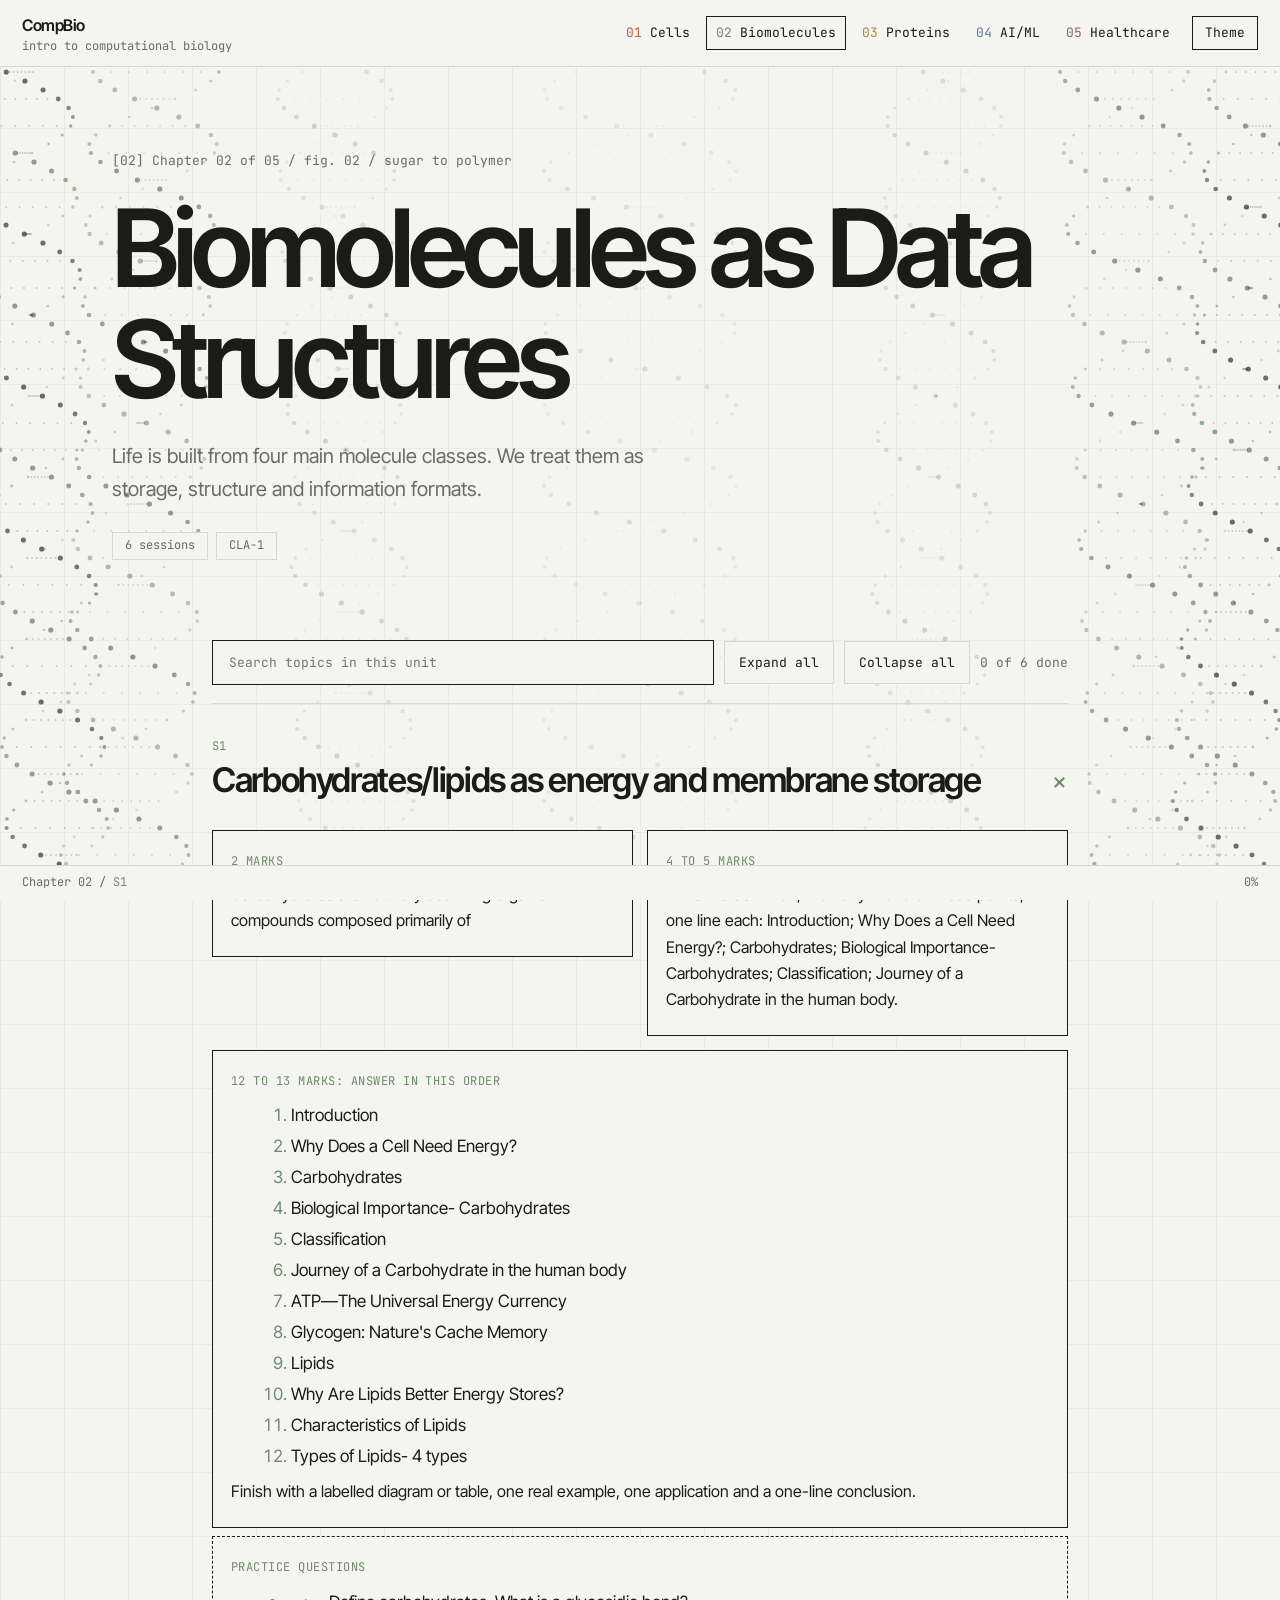
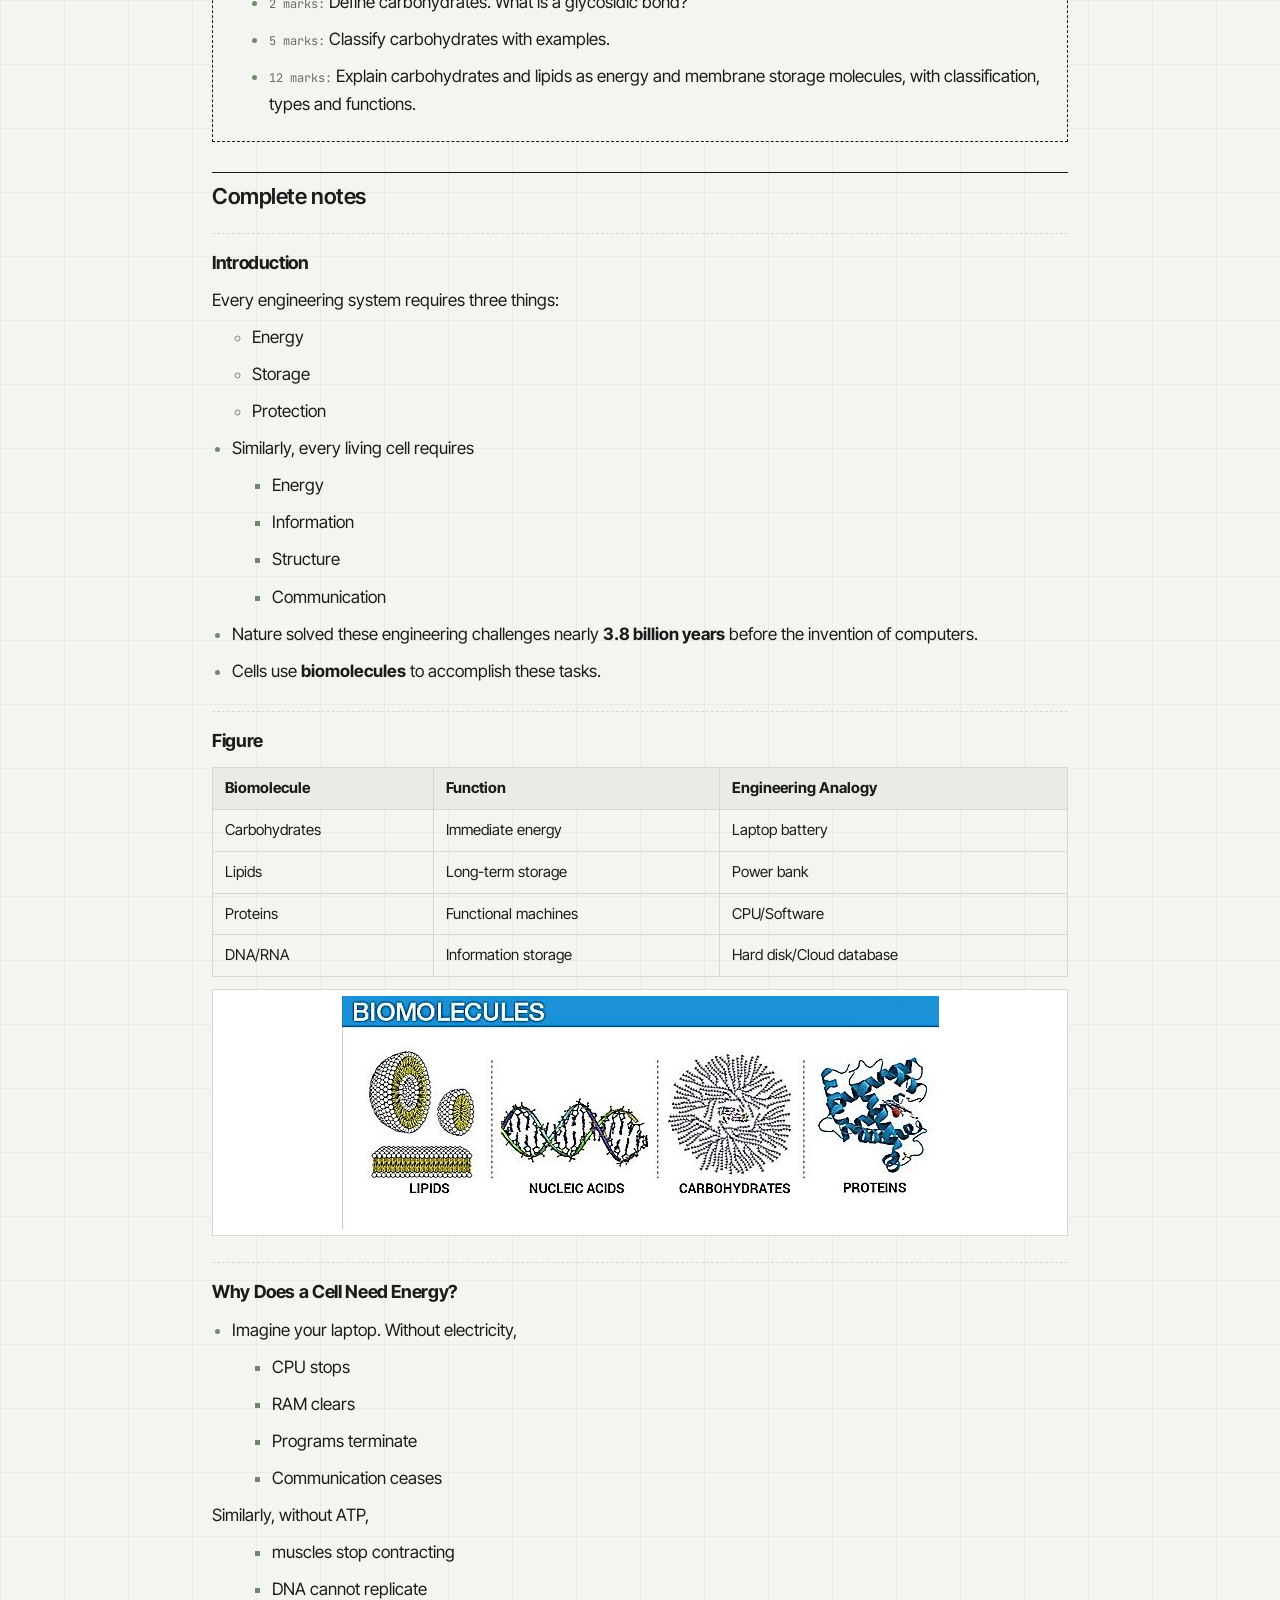
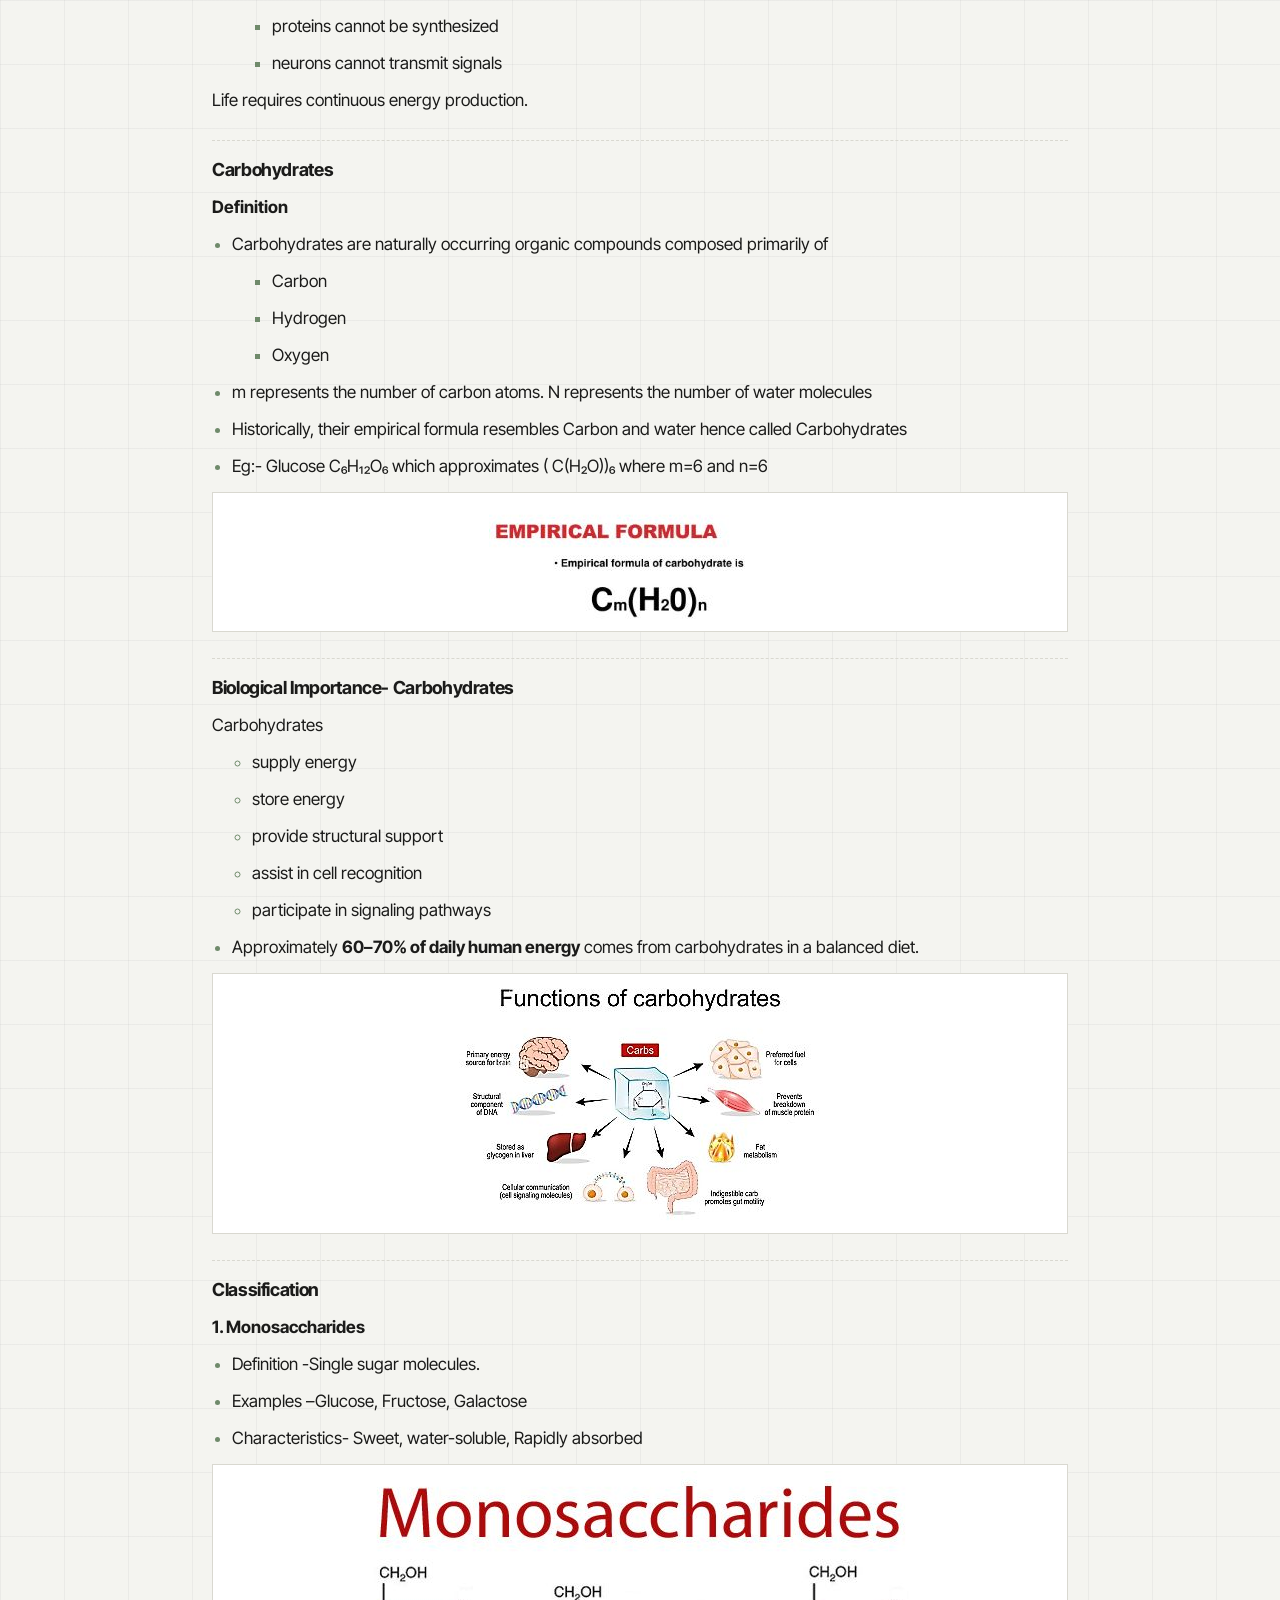
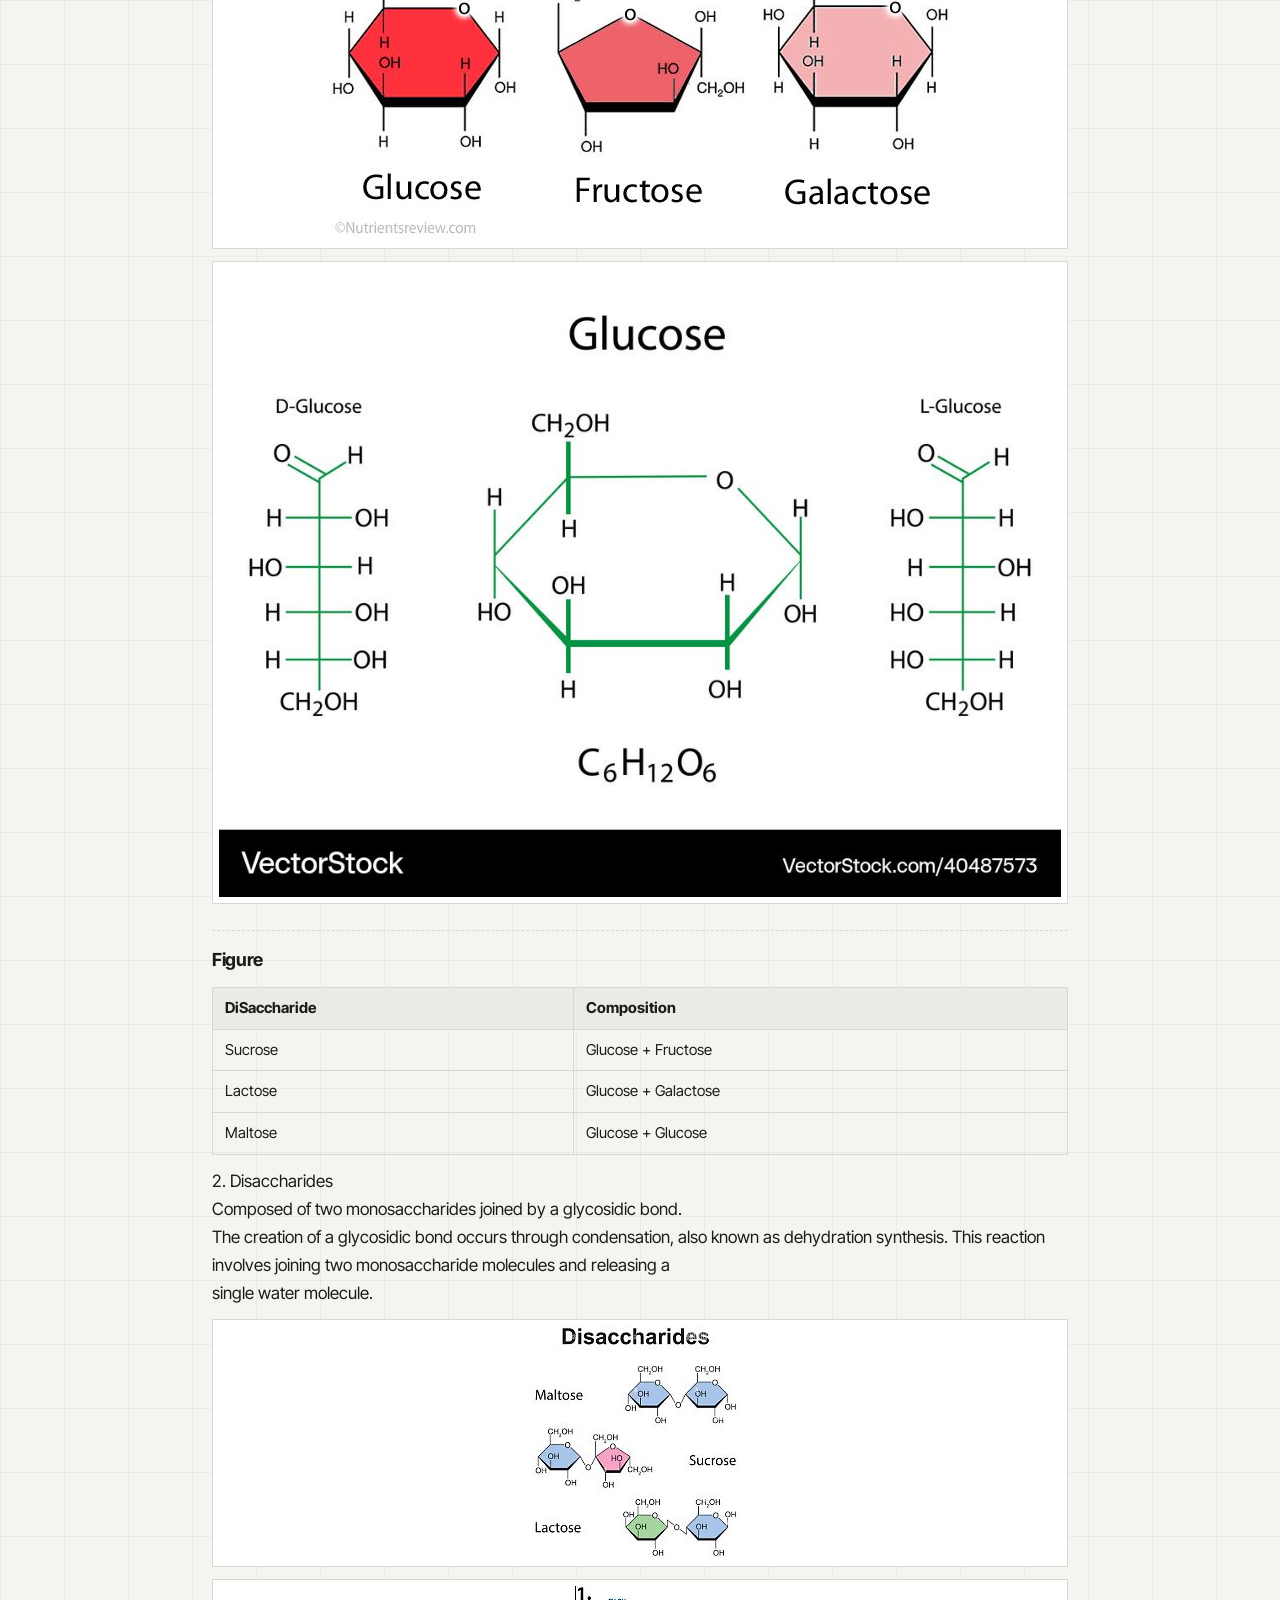
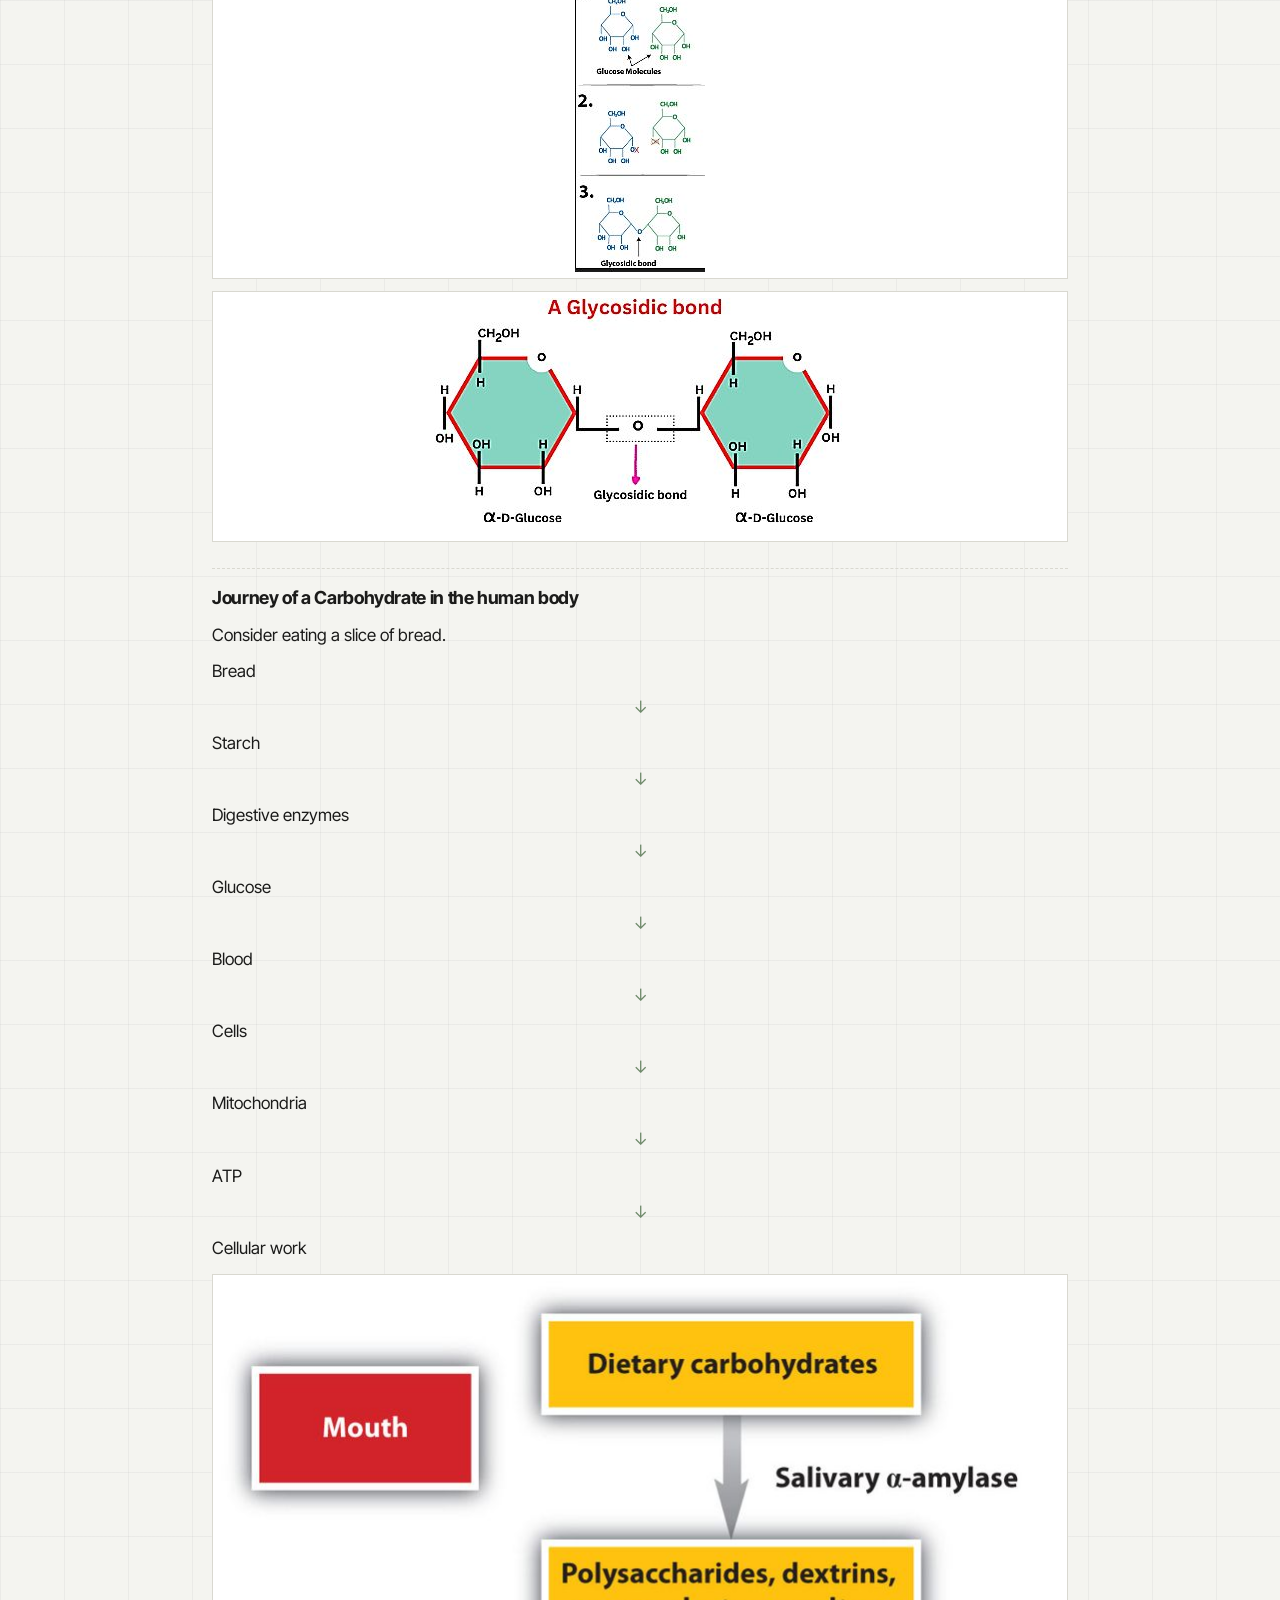
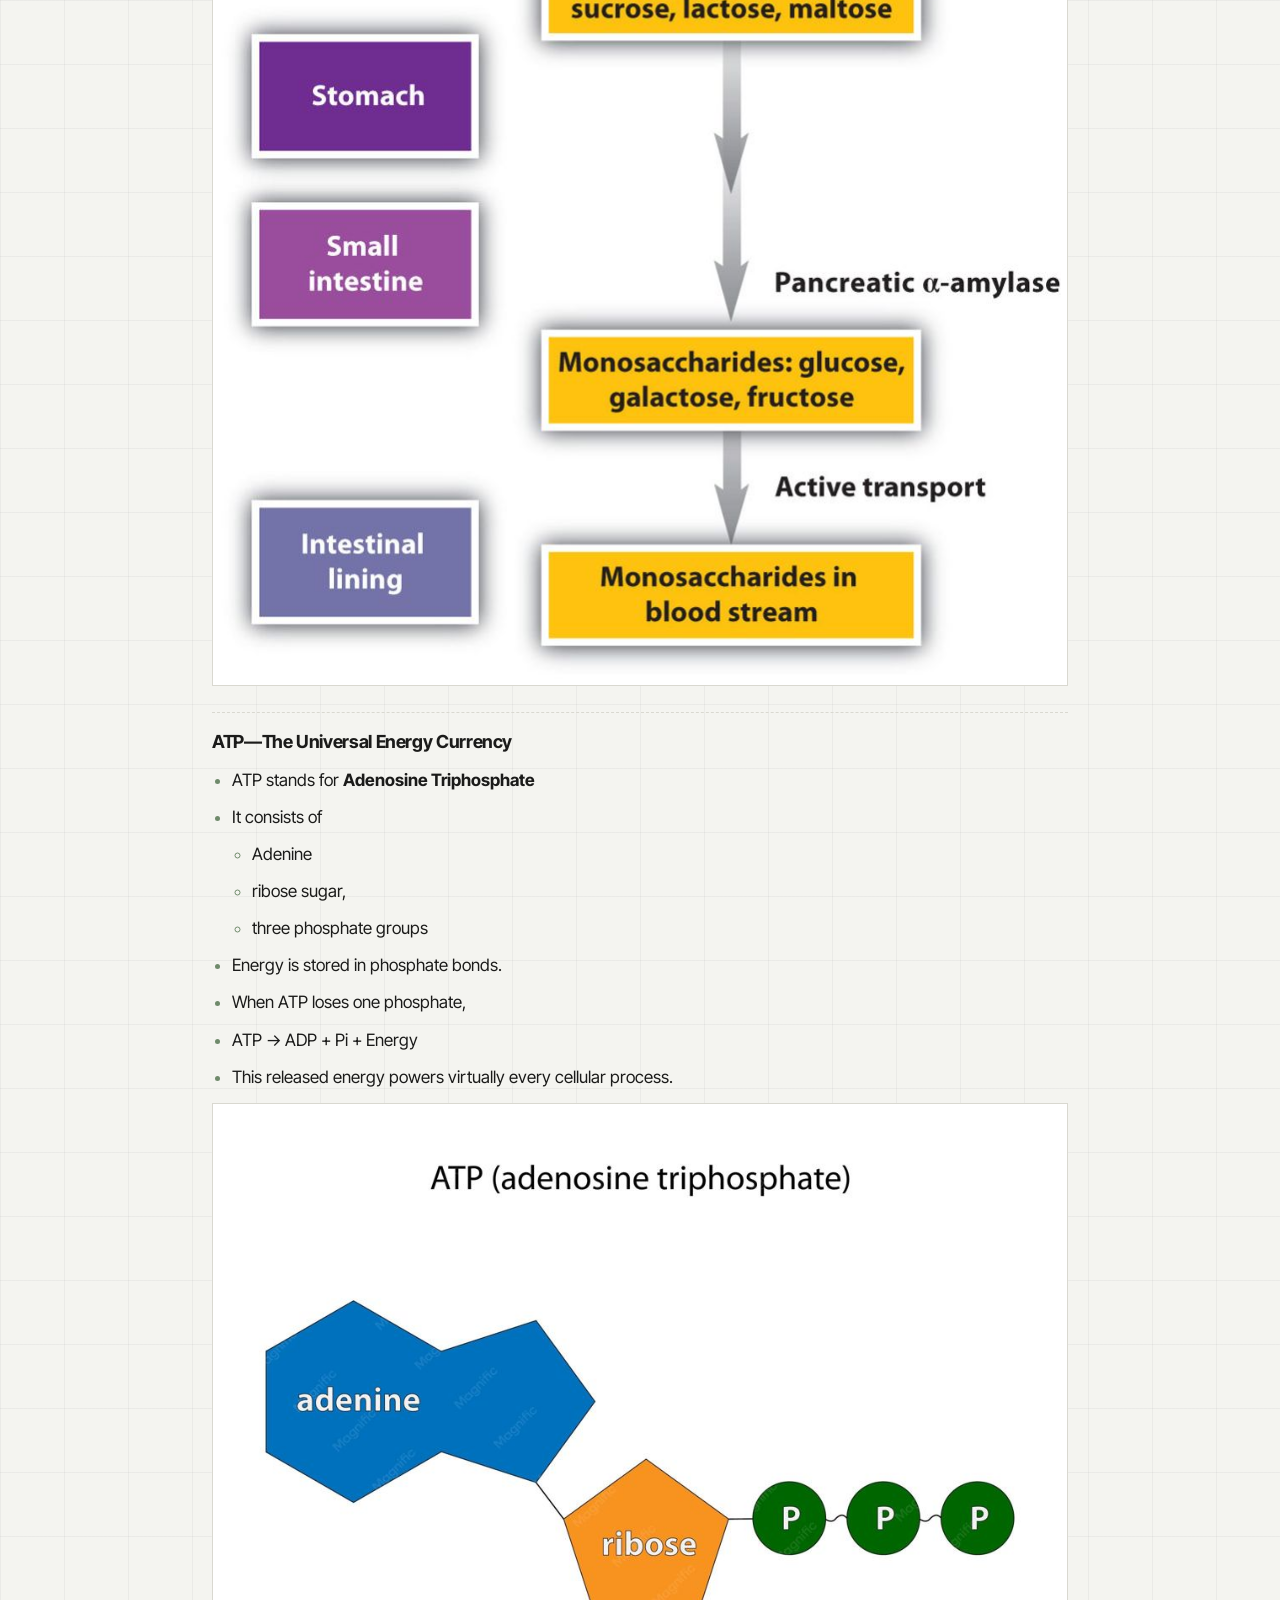
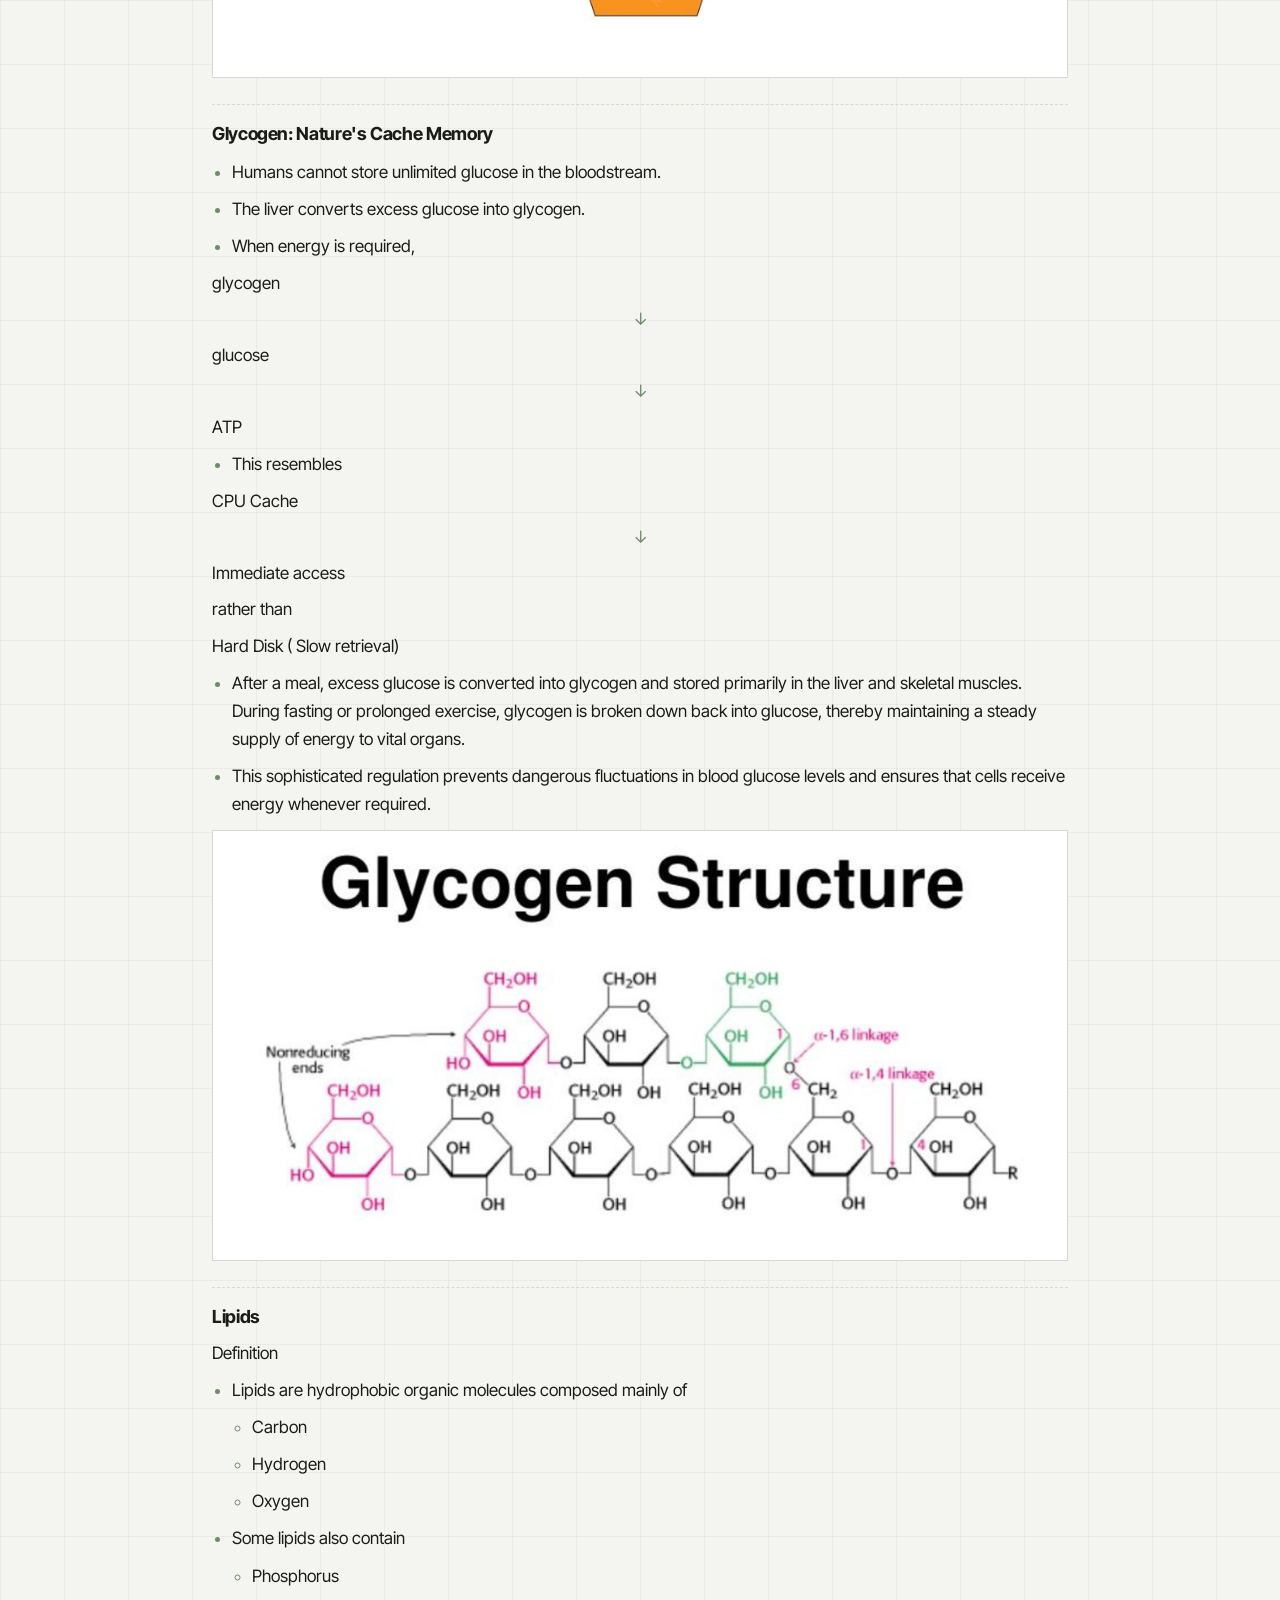
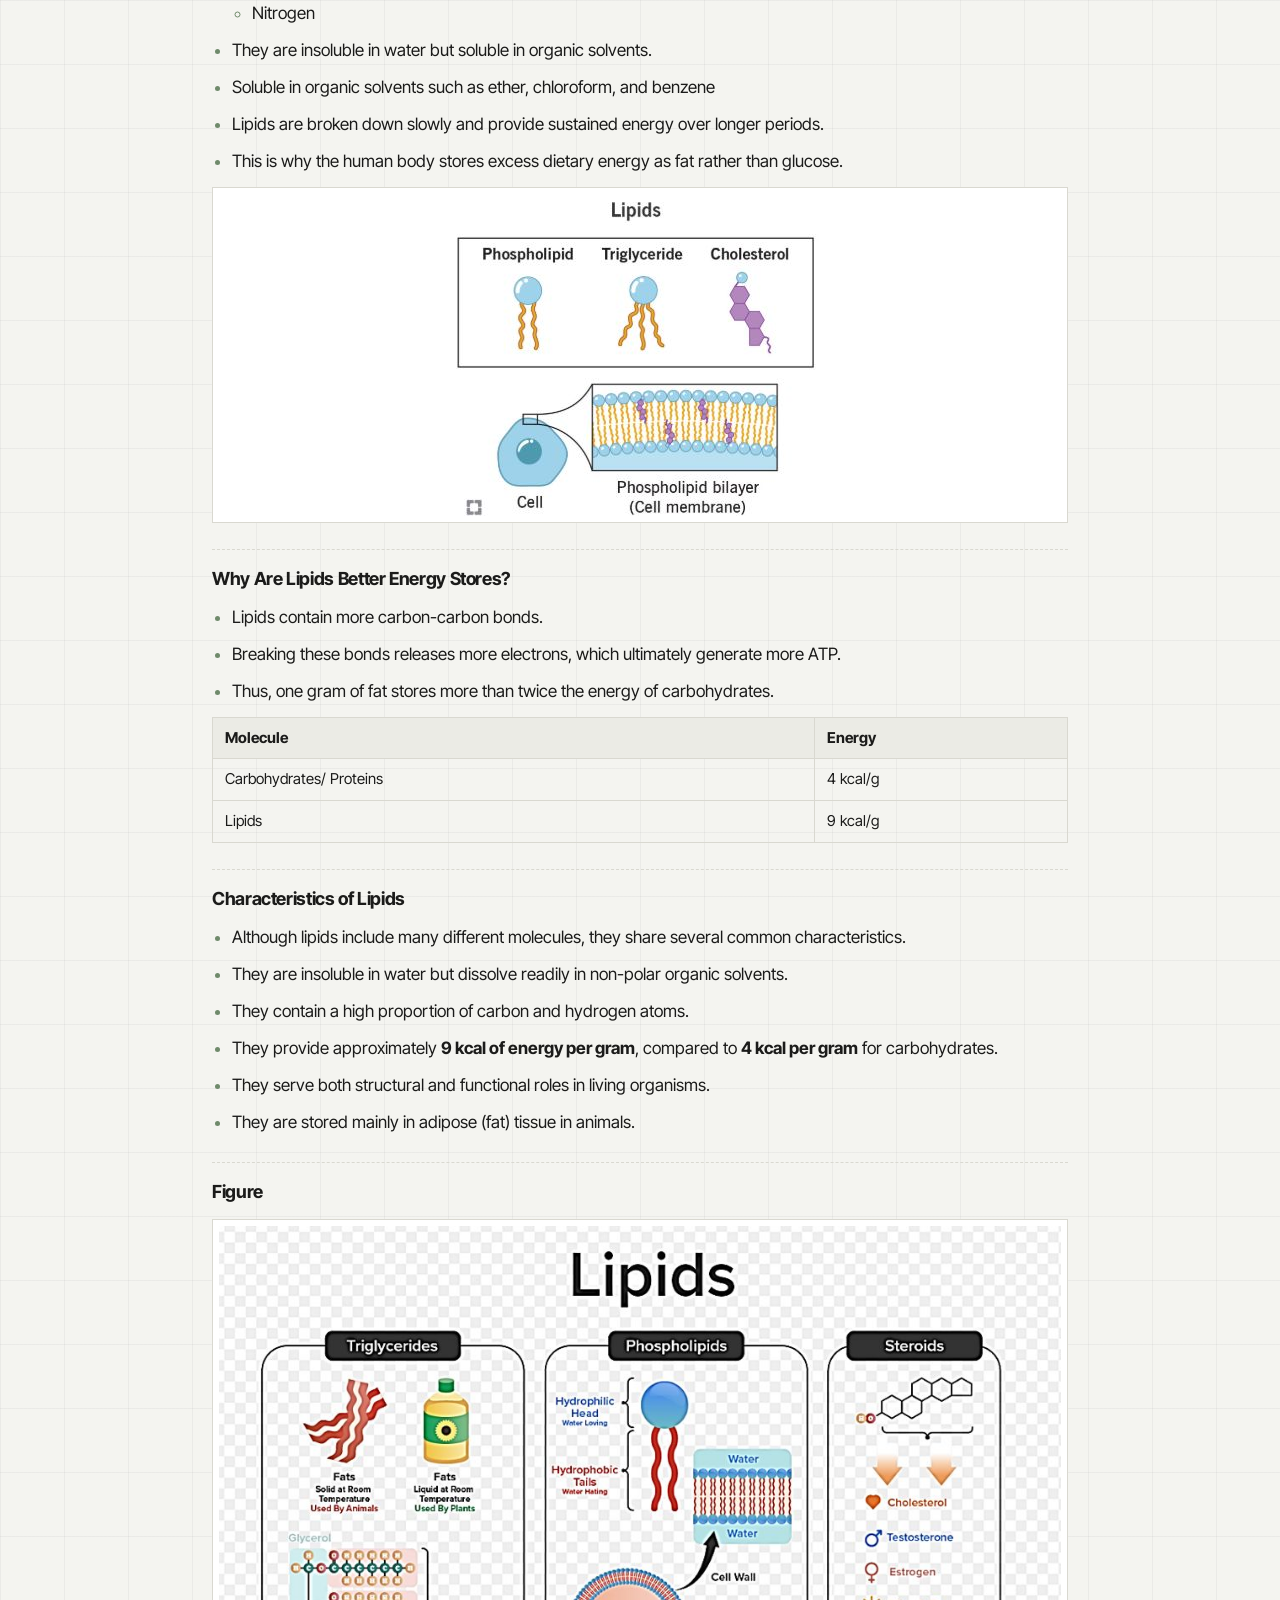
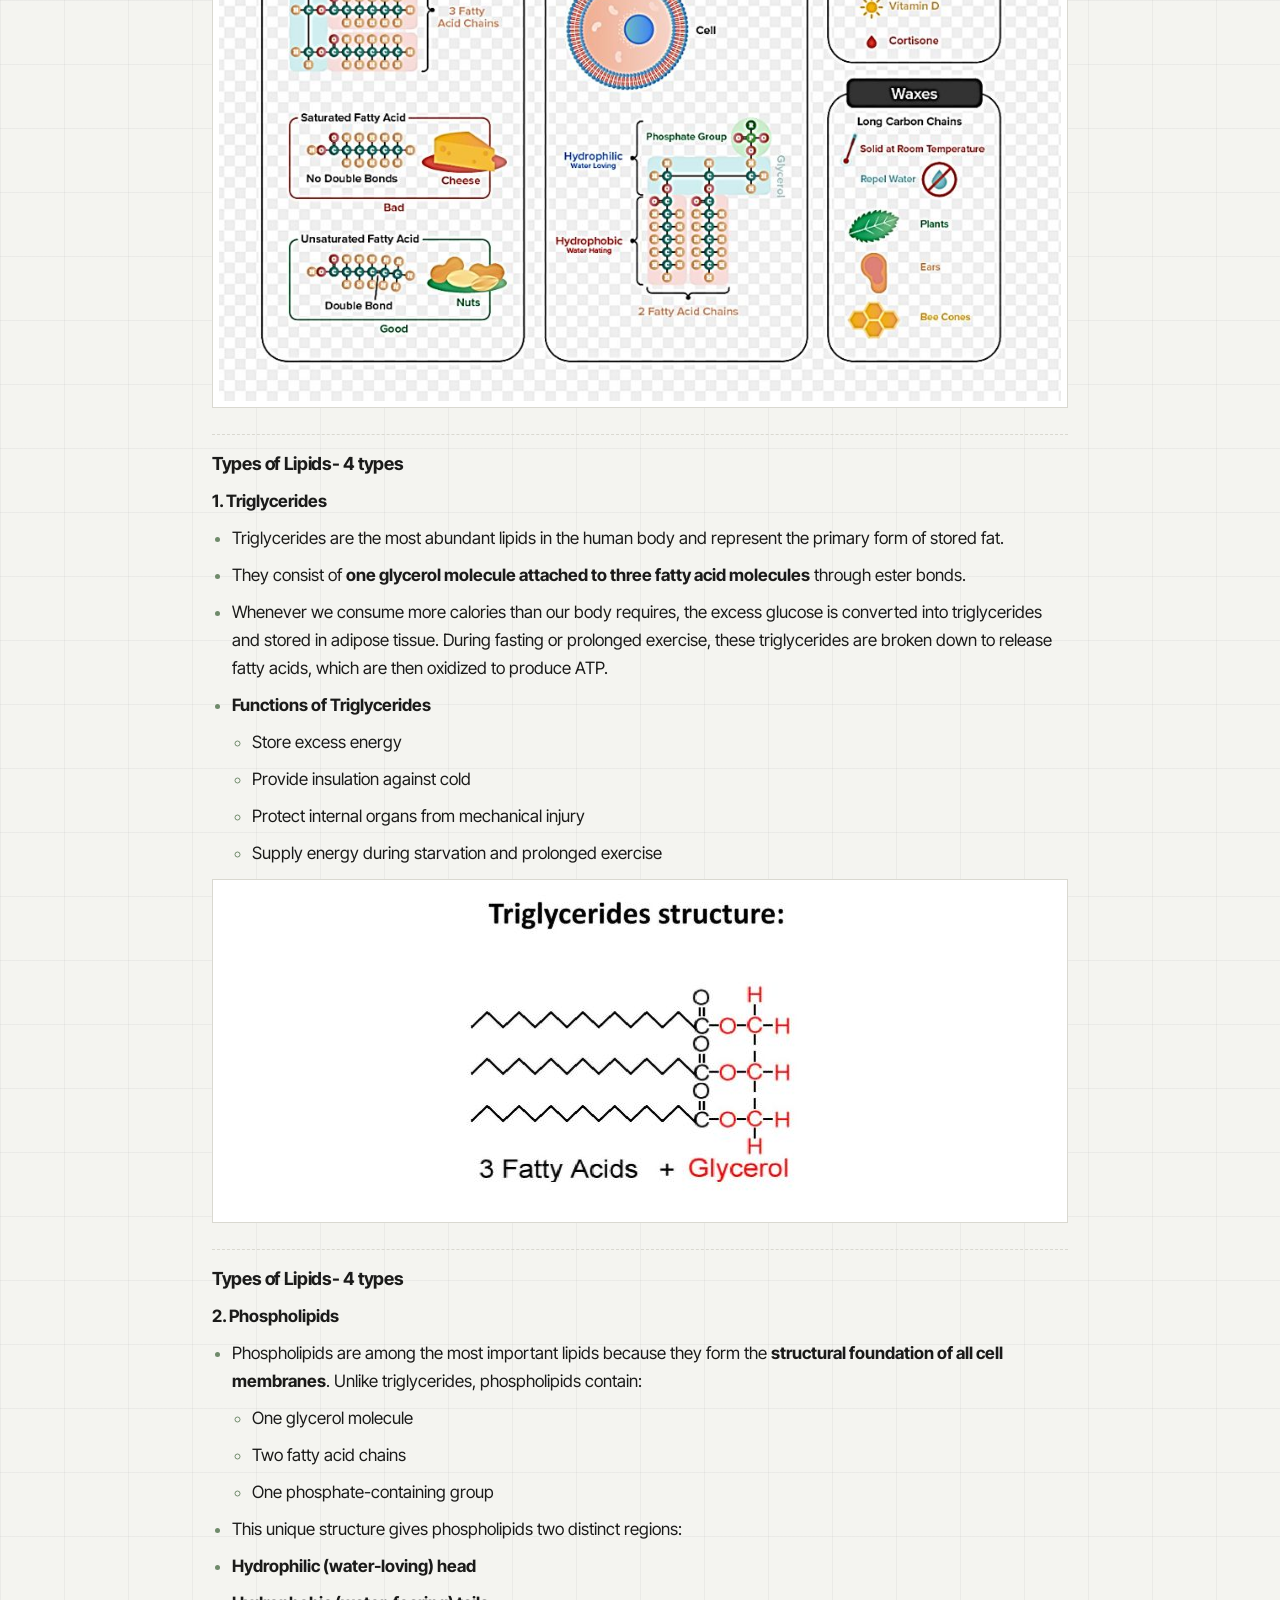
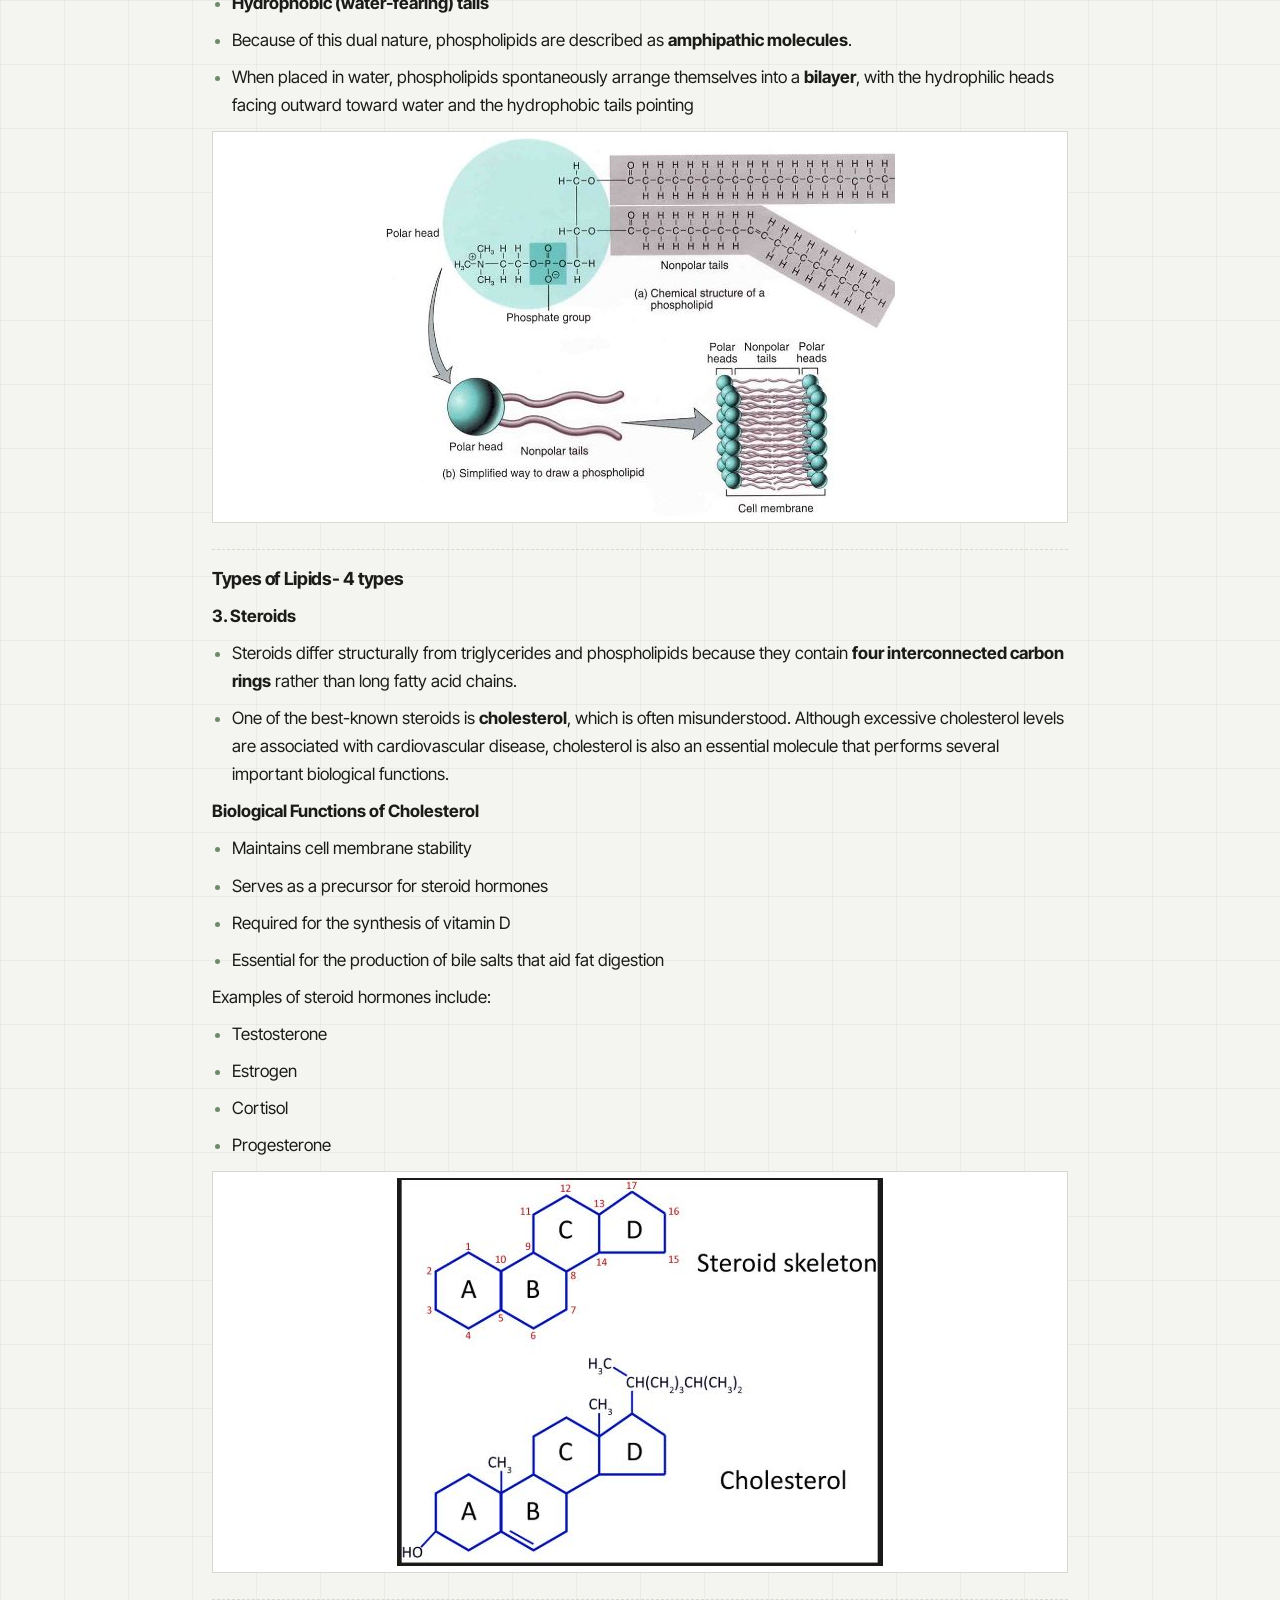
<file: unit2.html>
<!DOCTYPE html><html lang=en style="--c:#6f8a6b"><head><meta charset=utf-8><meta name=viewport content="width=device-width,initial-scale=1,viewport-fit=cover"><title>Biomolecules as Data Structures</title><meta name=theme-color content="#f4f4f0">
<link rel=stylesheet href="https://fonts.googleapis.com/css2?family=Inter+Tight:wght@400;600&family=JetBrains+Mono:wght@400&display=swap"><link rel=stylesheet href=style.css></head><body><nav aria-label='Chapters'><a class=logo href='index.html'>CompBio<small>intro to computational biology</small></a><a class='ch' href='unit1.html' style='--c:#c65a3a' aria-label='Chapter 01: Cell Basics and Computing Analogies'><i>01</i> <span>Cells</span></a><a class='ch on' href='unit2.html' style='--c:#6f8a6b' aria-label='Chapter 02: Biomolecules as Data Structures'><i>02</i> <span>Biomolecules</span></a><a class='ch' href='unit3.html' style='--c:#a8873f' aria-label='Chapter 03: Protein Structures and Prediction Algorithms'><i>03</i> <span>Proteins</span></a><a class='ch' href='unit4.html' style='--c:#5f7ba3' aria-label='Chapter 04: AI/ML Foundations in Biology'><i>04</i> <span>AI/ML</span></a><a class='ch' href='unit5.html' style='--c:#8f5f7d' aria-label='Chapter 05: Deep Learning, Healthcare and Ethics'><i>05</i> <span>Healthcare</span></a></nav><section class=hero style='--c:#6f8a6b'><p class=mono>[02] Chapter 02 of 05 / fig. 02 / sugar to polymer</p><h1>Biomolecules as Data Structures</h1><p class=lead>Life is built from four main molecule classes. We treat them as storage, structure and information formats.</p><div class=meta><span>6 sessions</span><span>CLA-1</span></div></section><main style='--c:#6f8a6b'><article class=topic data-ind='Chapter 02 / <b>S1</b>'><span class=tag>S1</span><h2>Carbohydrates/lipids as energy and membrane storage</h2><div class=exam><div><b>2 marks</b><p>Carbohydrates are naturally occurring organic compounds composed primarily of</p></div><div><b>4 to 5 marks</b><p>Write the definition, then any 4 or 5 of these points, one line each: Introduction; Why Does a Cell Need Energy?; Carbohydrates; Biological Importance- Carbohydrates; Classification; Journey of a Carbohydrate in the human body.</p></div><div class=wide><b>12 to 13 marks: answer in this order</b><ol><li>Introduction</li><li>Why Does a Cell Need Energy?</li><li>Carbohydrates</li><li>Biological Importance- Carbohydrates</li><li>Classification</li><li>Journey of a Carbohydrate in the human body</li><li>ATP—The Universal Energy Currency</li><li>Glycogen: Nature&#x27;s Cache Memory</li><li>Lipids</li><li>Why Are Lipids Better Energy Stores?</li><li>Characteristics of Lipids</li><li>Types of Lipids- 4 types</li></ol><p>Finish with a labelled diagram or table, one real example, one application and a one-line conclusion.</p></div></div><div class=qs><b>Practice questions</b><ul><li><i>2 marks:</i> Define carbohydrates. What is a glycosidic bond?</li><li><i>5 marks:</i> Classify carbohydrates with examples.</li><li><i>12 marks:</i> Explain carbohydrates and lipids as energy and membrane storage molecules, with classification, types and functions.</li></ul></div><h3>Complete notes</h3><h4 class=st>Introduction</h4><p>Every engineering system requires three things:</p><ul><li class=l1>Energy</li><li class=l1>Storage</li><li class=l1>Protection</li><li>Similarly, every living cell requires</li><li class=l2>Energy</li><li class=l2>Information</li><li class=l2>Structure</li><li class=l2>Communication</li><li>Nature solved these engineering challenges nearly <b>3.8 billion years</b> before the invention of computers.</li><li>Cells use <b>biomolecules</b> to accomplish these tasks.</li></ul><h4 class=st>Figure</h4><div class=tw><table><tr><th>Biomolecule</th><th>Function</th><th>Engineering Analogy</th></tr><tr><td>Carbohydrates</td><td>Immediate energy</td><td>Laptop battery</td></tr><tr><td>Lipids</td><td>Long-term storage</td><td>Power bank</td></tr><tr><td>Proteins</td><td>Functional machines</td><td>CPU/Software</td></tr><tr><td>DNA/RNA</td><td>Information storage</td><td>Hard disk/Cloud database</td></tr></table></div><figure><img src="img/27ea8c76d2.jpg" decoding=async alt="Diagram"></figure><h4 class=st>Why Does a Cell Need Energy?</h4><ul><li>Imagine your laptop. Without electricity,</li><li class=l2>CPU stops</li><li class=l2>RAM clears</li><li class=l2>Programs terminate</li><li class=l2>Communication ceases</li></ul><p>Similarly, without ATP,</p><ul><li class=l2>muscles stop contracting</li><li class=l2>DNA cannot replicate</li><li class=l2>proteins cannot be synthesized</li><li class=l2>neurons cannot transmit signals</li></ul><p>Life requires continuous energy production.</p><h4 class=st>Carbohydrates</h4><p><b>Definition</b></p><ul><li>Carbohydrates are naturally occurring organic compounds composed primarily of</li><li class=l2>Carbon</li><li class=l2>Hydrogen</li><li class=l2>Oxygen</li><li>m represents the number of carbon atoms.  N represents the number of water molecules</li><li>Historically, their empirical formula resembles  Carbon and water hence called Carbohydrates</li><li>Eg:- Glucose C₆H₁₂O₆ which approximates   ( C(H₂O))₆  where m=6 and n=6</li></ul><figure><img src="img/197065dc95.jpg" decoding=async alt="Diagram"></figure><h4 class=st>Biological Importance- Carbohydrates</h4><p>Carbohydrates</p><ul><li class=l1>supply energy</li><li class=l1>store energy</li><li class=l1>provide structural support</li><li class=l1>assist in cell recognition</li><li class=l1>participate in signaling pathways</li><li>Approximately <b>60–70% of daily human energy</b> comes from carbohydrates in a balanced diet.</li></ul><figure><img src="img/48e11bad74.jpg" decoding=async alt="Diagram"></figure><h4 class=st>Classification</h4><p><b>1. Monosaccharides</b></p><ul><li>Definition   -Single sugar molecules.</li><li>Examples –Glucose, Fructose, Galactose</li><li>Characteristics- Sweet, water-soluble, Rapidly absorbed</li></ul><figure><img src="img/34ffa68e69.jpg" decoding=async alt="Diagram"></figure><figure><img src="img/fea3affd08.jpg" decoding=async alt="Diagram"></figure><h4 class=st>Figure</h4><div class=tw><table><tr><th>DiSaccharide</th><th>Composition</th></tr><tr><td>Sucrose</td><td>Glucose + Fructose</td></tr><tr><td>Lactose</td><td>Glucose + Galactose</td></tr><tr><td>Maltose</td><td>Glucose + Glucose</td></tr></table></div><p>2. Disaccharides<br>Composed of  two monosaccharides joined by a glycosidic bond.<br>The creation of a glycosidic bond occurs through condensation, also known as dehydration synthesis. This reaction involves joining two monosaccharide molecules and releasing a<br> single water molecule.</p><figure><img src="img/73bfb39bd8.jpg" decoding=async alt="Diagram"></figure><figure><img src="img/64480278ce.jpg" decoding=async alt="Diagram"></figure><figure><img src="img/b8ebbe8d4b.jpg" decoding=async alt="Diagram"></figure><h4 class=st>Journey of a Carbohydrate in the human body</h4><p>Consider eating a slice of bread.</p><p>Bread</p><p class=arrow>↓</p><p>Starch</p><p class=arrow>↓</p><p>Digestive enzymes</p><p class=arrow>↓</p><p>Glucose</p><p class=arrow>↓</p><p>Blood</p><p class=arrow>↓</p><p>Cells</p><p class=arrow>↓</p><p>Mitochondria</p><p class=arrow>↓</p><p>ATP</p><p class=arrow>↓</p><p>Cellular work</p><figure><img src="img/414f3fbe06.jpg" decoding=async alt="Diagram"></figure><h4 class=st>ATP—The Universal Energy Currency</h4><ul><li>ATP stands for <b>Adenosine Triphosphate</b></li><li>It consists of</li><li class=l1>Adenine</li><li class=l1>ribose sugar,</li><li class=l1>three phosphate groups</li><li>Energy is stored in phosphate bonds.</li><li>When ATP loses one phosphate,</li><li>ATP → ADP + Pi + Energy</li><li>This released energy powers virtually every cellular process.</li></ul><figure><img src="img/7f4eea6812.jpg" decoding=async alt="Diagram"></figure><h4 class=st>Glycogen: Nature&#x27;s Cache Memory</h4><ul><li>Humans cannot store unlimited glucose in the bloodstream.</li><li>The liver converts excess glucose into glycogen.</li><li>When energy is required,</li></ul><p>glycogen</p><p class=arrow>↓</p><p>glucose</p><p class=arrow>↓</p><p>ATP</p><ul><li>This resembles</li></ul><p>CPU Cache</p><p class=arrow>↓</p><p>Immediate access</p><p>rather than</p><p>Hard Disk ( Slow retrieval)</p><ul><li>After a meal, excess glucose is converted into glycogen and stored primarily in the liver and skeletal muscles. During fasting or prolonged exercise, glycogen is broken down back into glucose, thereby maintaining a steady supply of energy to vital organs.</li><li>This sophisticated regulation prevents dangerous fluctuations in blood glucose levels and ensures that cells receive energy whenever required.</li></ul><figure><img src="img/b534f5db99.jpg" decoding=async alt="Diagram"></figure><h4 class=st>Lipids</h4><p>Definition</p><ul><li>Lipids are hydrophobic organic molecules composed mainly of</li><li class=l1>Carbon</li><li class=l1>Hydrogen</li><li class=l1>Oxygen</li><li>Some lipids also contain</li><li class=l1>Phosphorus</li><li class=l1>Nitrogen</li><li>They are insoluble in water but soluble in organic solvents.</li><li>Soluble in organic solvents such as ether, chloroform, and benzene</li><li>Lipids are broken down slowly and provide sustained energy over longer periods.</li><li>This is why the human body stores excess dietary energy as fat rather than glucose.</li></ul><figure><img src="img/2aa3c4b58b.jpg" decoding=async alt="Diagram"></figure><h4 class=st>Why Are Lipids Better Energy Stores?</h4><ul><li>Lipids contain more carbon-carbon bonds.</li><li>Breaking these bonds releases more electrons, which ultimately generate more ATP.</li><li>Thus, one gram of fat stores more than twice the energy of carbohydrates.</li></ul><div class=tw><table><tr><th>Molecule</th><th>Energy</th></tr><tr><td>Carbohydrates/ Proteins</td><td>4 kcal/g</td></tr><tr><td>Lipids</td><td>9 kcal/g</td></tr></table></div><h4 class=st>Characteristics of Lipids</h4><ul><li>Although lipids include many different molecules, they share several common characteristics.</li><li>They are insoluble in water but dissolve readily in non-polar organic solvents.</li><li>They contain a high proportion of carbon and hydrogen atoms.</li><li>They provide approximately <b>9 kcal of energy per gram</b>, compared to <b>4 kcal per gram</b> for carbohydrates.</li><li>They serve both structural and functional roles in living organisms.</li><li>They are stored mainly in adipose (fat) tissue in animals.</li></ul><h4 class=st>Figure</h4><figure><img src="img/e08c2e2cd9.jpg" decoding=async alt="Diagram"></figure><h4 class=st>Types of Lipids- 4 types</h4><p><b>1. Triglycerides</b></p><ul><li>Triglycerides are the most abundant lipids in the human body and represent the primary form of stored fat.</li><li>They consist of <b>one glycerol molecule attached to three fatty acid molecules</b> through ester bonds.</li><li>Whenever we consume more calories than our body requires, the excess glucose is converted into triglycerides and stored in adipose tissue. During fasting or prolonged exercise, these triglycerides are broken down to release fatty acids, which are then oxidized to produce ATP.</li><li><b>Functions of Triglycerides</b></li><li class=l1>Store excess energy</li><li class=l1>Provide insulation against cold</li><li class=l1>Protect internal organs from mechanical injury</li><li class=l1>Supply energy during starvation and prolonged exercise</li></ul><figure><img src="img/0ac91b4177.jpg" decoding=async alt="Diagram"></figure><h4 class=st>Types of Lipids- 4 types</h4><p><b>2. Phospholipids</b></p><ul><li>Phospholipids are among the most important lipids because they form the <b>structural foundation of all cell membranes</b>. Unlike triglycerides, phospholipids contain:</li><li class=l1>One glycerol molecule</li><li class=l1>Two fatty acid chains</li><li class=l1>One phosphate-containing group</li><li>This unique structure gives phospholipids two distinct regions:</li><li><b>Hydrophilic (water-loving) head</b></li><li><b>Hydrophobic (water-fearing) tails</b></li><li>Because of this dual nature, phospholipids are described as <b>amphipathic molecules</b>.</li><li>When placed in water, phospholipids spontaneously arrange themselves into a <b>bilayer</b>, with the hydrophilic heads facing outward toward water and the hydrophobic tails pointing</li></ul><figure><img src="img/bc799306b0.jpg" decoding=async alt="Diagram"></figure><h4 class=st>Types of Lipids- 4 types</h4><p><b>3. Steroids</b></p><ul><li>Steroids differ structurally from triglycerides and phospholipids because they contain <b>four interconnected carbon rings</b> rather than long fatty acid chains.</li><li>One of the best-known steroids is <b>cholesterol</b>, which is often misunderstood. Although excessive cholesterol levels are associated with cardiovascular disease, cholesterol is also an essential molecule that performs several important biological functions.</li></ul><p><b>Biological Functions of Cholesterol</b></p><ul><li>Maintains cell membrane stability</li><li>Serves as a precursor for steroid hormones</li><li>Required for the synthesis of vitamin D</li><li>Essential for the production of bile salts that aid fat digestion</li></ul><p>Examples of steroid hormones include:</p><ul><li>Testosterone</li><li>Estrogen</li><li>Cortisol</li><li>Progesterone</li></ul><figure><img src="img/fd108b8d57.jpg" decoding=async alt="Diagram"></figure><h4 class=st>Types of Lipids- 4 types</h4><p><b>4. Waxes</b></p><ul><li>Waxes are complex lipids formed by the combination of long-chain fatty acids and long-chain alcohols. They primarily serve protective functions rather than energy storage.</li></ul><p><b>Examples</b></p><ul><li>Ear wax in humans</li><li>Wax coating on plant leaves</li><li>Beeswax produced by honeybees</li></ul><p><b>Functions</b></p><ul><li>Prevent water loss</li><li>Protect against microbial infection</li><li>Reduce mechanical damage</li><li>Waterproof surfaces</li><li>Plants growing in hot environments possess a thick waxy coating that minimizes water loss through evaporation.</li></ul><figure><img src="img/74b38b8f9f.jpg" decoding=async alt="Diagram"></figure><figure><img src="img/d21f9be40b.jpg" decoding=async alt="Diagram"></figure></article><article class=topic data-ind='Chapter 02 / <b>S2</b>'><span class=tag>S2</span><h2>Proteins/nucleic acids as functional data structures</h2><div class=exam><div><b>2 marks</b><p>Proteins are the most versatile biomolecules found in living organisms.</p></div><div><b>4 to 5 marks</b><p>Write the definition, then any 4 or 5 of these points, one line each: Proteins – The Functional Machines of the Cell; Characteristics of Proteins; Functions of Proteins; 2. Structural Support; 4. Communication; 5. Defense.</p></div><div class=wide><b>12 to 13 marks: answer in this order</b><ol><li>Proteins – The Functional Machines of the Cell</li><li>Characteristics of Proteins</li><li>Functions of Proteins</li><li>2. Structural Support</li><li>4. Communication</li><li>5. Defense</li><li>Nucleic Acids – The Information Storage Molecules</li><li>DNA – The Biological Database</li><li>Each strand contains four nitrogenous bases:</li><li>The Central Dogma of Molecular Biology</li><li>RNA – The Information Messenger</li><li>Functions of Nucleic Acids</li><li>Nucleic Acids as Functional Data Structures</li></ol><p>Finish with a labelled diagram or table, one real example, one application and a one-line conclusion.</p></div></div><div class=qs><b>Practice questions</b><ul><li><i>2 marks:</i> State the central dogma.</li><li><i>5 marks:</i> Write short notes on DNA structure and the types of RNA.</li><li><i>12 marks:</i> Explain proteins and nucleic acids as functional data structures, with structure, functions and engineering analogies.</li></ul></div><h3>Complete notes</h3><h4 class=st>Proteins – The Functional Machines of the Cell</h4><ul><li>Proteins are the most versatile biomolecules found in living organisms. Nearly every biological activity depends on proteins.</li><li>They act as enzymes, hormones, transport molecules, structural components, antibodies, and molecular motors.</li><li>Every protein is built from smaller molecules called <b>amino acids</b>.</li><li>Twenty different amino acids combine in various sequences to produce millions of unique proteins,</li><li>The sequence of amino acids determines the three-dimensional structure of the protein, and its structure ultimately determines its function.</li><li>For example<b>, hemoglobin </b>transports oxygen because of its unique three-dimensional structure, whereas <b>collagen</b> provides strength to skin and bones because its structure is long, fibrous, and highly resistant to stretching.</li></ul><figure><img src="img/03db4de5b5.jpg" decoding=async alt="Diagram"></figure><figure><img src="img/ac0a3a2b72.jpg" decoding=async alt="Diagram"></figure><h4 class=st>Characteristics of Proteins</h4><ul><li>They are polymers composed of amino acids.</li><li>They contain carbon, hydrogen, oxygen, nitrogen, and sometimes sulfur.</li><li>Their structure determines their biological function.</li><li>They perform most of the work inside the cell.</li><li>They are continuously synthesized and degraded according to the cell&#x27;s needs.</li></ul><figure><img src="img/33c554ca49.jpg" decoding=async alt="Diagram"></figure><h4 class=st>Figure</h4><figure><img src="img/54611795f9.jpg" decoding=async alt="Diagram"></figure><h4 class=st>Functions of Proteins</h4><ul><li>Proteins perform an astonishing variety of functions within living organisms.</li></ul><p><b>1. Catalysis</b></p><ul><li>Many proteins function as enzymes that accelerate biochemical reactions.</li></ul><p>Examples include:</p><ul><li>Amylase – digests starch</li><li>Pepsin – digests proteins</li><li>DNA polymerase – synthesizes DNA</li><li>Without enzymes, most biochemical reactions would occur too slowly to support life.</li></ul><figure><img src="img/e241fe33d0.jpg" decoding=async alt="Diagram"></figure><h4 class=st>2. Structural Support</h4><ul><li>Certain proteins provide mechanical strength to cells and tissues.</li></ul><p>Examples:</p><ul><li>Collagen – connective tissue</li><li>Keratin – hair and nails</li><li>Elastin – skin elasticity</li></ul><figure><img src="img/f60c821a4c.jpg" decoding=async alt="Diagram"></figure><h4 class=st>Figure</h4><ul><li><b>3. Transport</b></li><li>Some proteins transport molecules throughout the body.</li><li>Example:</li><li>Hemoglobin carries oxygen from the lungs to body tissues.</li></ul><figure><img src="img/32f7248e87.jpg" decoding=async alt="Diagram"></figure><h4 class=st>4. Communication</h4><ul><li>Protein hormones coordinate activities between organs.</li><li>Examples:</li><li>Insulin</li><li>Glucagon</li><li>Growth hormone</li></ul><figure><img src="img/ab00ebd4f8.jpg" decoding=async alt="Diagram"></figure><h4 class=st>5. Defense</h4><ul><li>Antibodies recognize and neutralize harmful microorganisms.</li><li>Without antibodies, the immune system would be unable to protect the body against infections.</li></ul><figure><img src="img/eb38d37338.jpg" decoding=async alt="Diagram"></figure><h4 class=st>Nucleic Acids – The Information Storage Molecules</h4><ul><li>While proteins perform cellular work, <b>nucleic acids store and transmit biological information</b>.</li><li>Every living organism contains two major nucleic acids:</li><li class=l2><b>DNA (Deoxyribonucleic Acid) </b></li><li class=l2><b>RNA (Ribonucleic Acid) </b></li><li>These molecules ensure that biological information is accurately preserved and transmitted from one generation to the next.</li><li>Without nucleic acids, cells would have no instructions for producing proteins.</li><li>DNA (Deoxyribonucleic Acid) is the primary hereditary material in almost all living organisms. It carries the complete set of genetic instructions required for growth, development, reproduction, and maintenance of life.</li><li>The DNA molecule consists of <b>two long polynucleotide chains</b> twisted around each other to form the famous <b>double helix</b></li></ul><figure><img src="img/4181a2fc7f.jpg" decoding=async alt="Diagram"></figure><h4 class=st>DNA – The Biological Database</h4><ul><li>DNA is often described as the blueprint of life because it contains the complete genetic information required to build and maintain an organism.</li><li>A single human cell contains approximately <b>3.2 billion base pairs</b> of DNA, organized into 23 pairs of chromosomes.</li><li>This enormous amount of information is compressed into a nucleus only a few micrometers in diameter.</li><li>The DNA molecule consists of two complementary strands twisted into a <b>double helix</b>.</li><li>DNA molecules are extremely large, and they are constructed from small repeating units known as nucleotides.</li></ul><figure><img src="img/80255345e4.jpg" decoding=async alt="Diagram"></figure><h4 class=st>Each strand contains four nitrogenous bases:</h4><ul><li>Adenine (A)</li><li>Thymine (T)</li><li>Guanine (G)</li><li>Cytosine (C)</li></ul><p>Every nucleotide consists of three components:</p><p>A nitrogenous base</p><p>A five-carbon sugar</p><p>A phosphate group</p><p>These bases follow strict pairing rules:</p><ul><li>A pairs with T</li><li>G pairs with C</li><li>This complementary pairing ensures accurate replication of genetic information.</li></ul><figure><img src="img/a5078076f0.jpg" decoding=async alt="Diagram"></figure><figure><img src="img/7824776a77.jpg" decoding=async alt="Diagram"></figure><h4 class=st>The Central Dogma of Molecular Biology</h4><ul><li>The flow of genetic information follows a well-defined pathway known as the <b>Central Dogma</b>.</li></ul><p>DNA</p><p>↓ Transcription</p><p>RNA</p><p>↓ Translation</p><p>Protein</p><ul><li>This sequence explains how stored genetic information is converted into functional molecules.</li></ul><p>From a computing perspective:</p><ul><li><b>DNA</b> is the source code.</li><li><b>Transcription</b> copies the required code.</li><li><b>RNA</b> acts as the temporary instruction file.</li><li><b>Translation</b> converts the instructions into executable form</li></ul><figure><img src="img/a773b6c146.jpg" decoding=async alt="Diagram"></figure><figure><img src="img/a773b6c146.jpg" decoding=async alt="Diagram"></figure><h4 class=st>RNA – The Information Messenger</h4><ul><li>Unlike DNA, RNA is usually single-stranded and functions as the intermediary between DNA and proteins.</li><li>RNA carries genetic instructions from the nucleus to ribosomes, where proteins are synthesized.</li><li>There are three major types of RNA: mRNA, rRNA, tRNA</li><li>RNA is temporary.</li><li>Once its job is complete, it is degraded,</li></ul><p>allowing cells to rapidly adjust protein production according to changing conditions.</p><figure><img src="img/00c6ef6064.jpg" decoding=async alt="Diagram"></figure><h4 class=st>Figure</h4><figure><img src="img/cd9f295b8a.jpg" decoding=async alt="Diagram"></figure><h4 class=st>Functions of Nucleic Acids</h4><ul><li>Nucleic acids perform several essential functions that ensure the continuity of life.</li><li>They store hereditary information.</li><li>They transmit genetic information from one generation to the next.</li><li>They direct the synthesis of proteins.</li><li>They regulate cellular activities by controlling gene expression.</li><li>They contribute to growth, development, and reproduction.</li><li>They enable organisms to adapt and evolve through genetic variation.</li></ul><h4 class=st>Nucleic Acids as Functional Data Structures</h4><ul><li>A data structure must satisfy three fundamental requirements:</li><li>It must store information efficiently.</li><li>It must allow rapid retrieval of information.</li><li>It must maintain data integrity during storage and transmission.</li><li>DNA fulfills all three requirements exceptionally well.</li><li>The sequence of nitrogenous bases—adenine (A), thymine (T), guanine (G), and cytosine (C)—forms a biological coding language capable of storing billions of pieces of information. These bases are arranged in a precise sequence, just as characters are arranged in a computer program. Even a small change in this sequence can alter the biological instructions, similar to how changing a single line of code may modify the behavior of a software application.</li><li>Unlike electronic storage devices, DNA also possesses the remarkable ability to <b>self-replicate</b>, allowing identical copies of genetic information to be produced during cell division with extremely high accuracy</li></ul></article><article class=topic data-ind='Chapter 02 / <b>S3</b>'><span class=tag>S3</span><h2>Enzymes as biological catalysts</h2><div class=exam><div><b>2 marks</b><p>Enzymes are biological molecules, primarily proteins, that catalyze biochemical reactions occurring within living organisms.</p></div><div><b>4 to 5 marks</b><p>Write the definition, then any 4 or 5 of these points, one line each: Characteristics of Enzymes; Why are Enzymes Called Biological Catalysts?; Structure of an Enzyme; Mechanism of Enzyme Action; Enzyme Classes; Applications of Enzymes.</p></div><div class=wide><b>12 to 13 marks: answer in this order</b><ol><li>Characteristics of Enzymes</li><li>Why are Enzymes Called Biological Catalysts?</li><li>Structure of an Enzyme</li><li>Mechanism of Enzyme Action</li><li>Enzyme Classes</li><li>Applications of Enzymes</li></ol><p>Finish with a labelled diagram or table, one real example, one application and a one-line conclusion.</p></div></div><div class=qs><b>Practice questions</b><ul><li><i>2 marks:</i> Define an enzyme.</li><li><i>5 marks:</i> Explain the mechanism of enzyme action.</li><li><i>12 marks:</i> Describe enzyme structure, characteristics, mechanism of action, classes and applications.</li></ul></div><h3>Complete notes</h3><h4 class=st>Figure</h4><ul><li>Enzymes are biological molecules, primarily proteins, that catalyze biochemical reactions occurring within living organisms.</li><li>Almost every metabolic process in the body depends on enzymes.</li><li>Digestion, respiration, DNA replication, muscle contraction, blood clotting, and nerve impulse transmission all require specific enzymes.</li><li>Without enzymes, life as we know it would not exist.</li></ul><figure><img src="img/b625118572.jpg" decoding=async alt="Diagram"></figure><h4 class=st>Characteristics of Enzymes</h4><ul><li>Most enzymes are proteins, although a few RNA molecules (ribozymes) also exhibit catalytic activity.</li><li>They are highly specific, with each enzyme acting on a particular substrate.</li><li>They remain chemically unchanged after the reaction and can be reused.</li><li>They function efficiently under mild conditions of temperature and pH.</li><li>Their activity can be regulated according to the needs of the cell.</li></ul><figure><img src="img/8ce89b4ced.jpg" decoding=async alt="Diagram"></figure><h4 class=st>Why are Enzymes Called Biological Catalysts?</h4><ul><li>A catalyst is a substance that increases the rate of a chemical reaction without being consumed during the process.</li><li>Chemical reactions require a certain amount of energy to begin. This initial energy barrier is known as the activation energy.</li><li>Enzymes reduce this activation energy, making it easier for reactant molecules to be converted into products.</li></ul><figure><img src="img/91ff30ec09.jpg" decoding=async alt="Diagram"></figure><h4 class=st>Structure of an Enzyme</h4><ul><li>Enzymes possess a highly specific three-dimensional structure. This structure enables them to recognize and bind only to particular molecules.</li><li>Every enzyme contains a region known as the active site. The active site is a small pocket or groove where the substrate binds and undergoes a chemical transformation.</li><li>Because the active site&#x27;s shape is highly specific, only molecules with the correct structure can bind successfully.</li></ul><figure><img src="img/b6b7e3f1dc.jpg" decoding=async alt="Diagram"></figure><h4 class=st>Figure</h4><figure><img src="img/0c012fe569.jpg" decoding=async alt="Diagram"></figure><h4 class=st>Mechanism of Enzyme Action</h4><ul><li><b>Lock-and-Key Model</b></li><li>According to this model, the enzyme&#x27;s active site has a rigid shape that perfectly matches the substrate, just as a specific key fits only one lock.</li><li>Only the correct substrate can bind to the enzyme and undergo the reaction.</li><li>Although this model explains enzyme specificity, it does not account for the flexibility observed in many enzymes.</li></ul><p><b>2. Induced-Fit Model</b></p><ul><li>According to this model, the enzyme is flexible rather than rigid. As the substrate approaches, the active site undergoes slight structural changes to fit the substrate more closely.</li><li>This conformational adjustment improves binding efficiency and increases the reaction rate.</li><li>The induced-fit model is widely accepted because it explains the dynamic nature of enzyme-substrate interactions.</li></ul><h4 class=st>Enzyme Classes</h4><div class=tw><table><tr><th>Enzyme Class</th><th>Function</th><th>Example</th></tr><tr><td>Oxidoreductases</td><td>Oxidation–reduction reactions</td><td>Catalase</td></tr><tr><td>Transferases</td><td>Transfer functional groups</td><td>Kinases</td></tr><tr><td>Hydrolases</td><td>Hydrolysis reactions</td><td>Amylase</td></tr><tr><td>Lyases</td><td>Addition or removal of groups</td><td>Decarboxylase</td></tr><tr><td>Isomerases</td><td>Rearrangement of molecules</td><td>Phosphoglucose isomerase</td></tr><tr><td>Ligases</td><td>Join molecules together</td><td>DNA ligase</td></tr></table></div><h4 class=st>Applications of Enzymes</h4><p><b>Medicine</b></p><ul><li>Diagnostic tests (e.g., blood glucose estimation)</li><li>Drug development</li><li>Treatment of enzyme deficiency disorders</li></ul><p><b>Food Industry</b></p><ul><li>Cheese production</li><li>Bread making</li><li>Fruit juice clarification</li><li>Brewing</li></ul><p><b>Environmental Applications</b></p><ul><li>Wastewater treatment</li><li>Bioremediation</li><li>Biodegradation of pollutants</li></ul><h3>More notes</h3><h4 class=st>3.1 Enzymes as biological catalysts</h4><p>Consider a biochemical reaction under physiological temperature, pH, and aqueous conditions, which left to itself is likely to take a relatively long duration, say hours or even days to reach equilibrium. Such a reaction might not be useful to a microorganism that needs to conduct metabolism fast for survival and reproduction. Also, considering the diversity of biochemicals and pathways involved in organisms, many wasteful side reactions are possible making cellular metabolism an energy inefficient process. Nature has evolved Biological catalysts termed as “enzymes” to_regulate_the biochemical reactions of cells and organisms. As the definition of catalyst suggests, enzymes facilitate biochemical reactions, but are not consumed in the reaction and emerge unmodified, thereby allowing them to be recycled for the next round of reaction. In these biochemical reactions, the reactants on which these enzymes act are termed as “substrates”. The enzyme facilitation involves regulating (increasing) the rate or velocity of the biochemical</p><p>} reactions as well as channelizing the substrates through useful pathways and preventing unwanted side reactions. This helps the cells and organisms to prioritize their needs for survival and reproduction as well as conserve energy and precious biochemicals.</p><p>Most enzymes are proteins, with the exception of non-proteinaceous enzymes such as ribozymes. Proteins comprising of amino acid residues linked through peptide bonds have complex tertiary and quaternary structures and this provides them with the structural features necessary to act as a catalyst. They work in aqueous solutions under mild pH and temperature conditions and are capable of increasing the reaction rates when compared to uncatalyzed reactions. They work in tandem with each other to catalyze and tegulate key biochemical processes.</p><p>A classic example of enzymes are proteases, which catalyze the reverse of peptide synthesis. An example is shown below which depicts the reversible hydrolysis of peptide bond between two amino acid residues of a dipeptide</p><figure><img src="img/bk-077-1.jpg" decoding=async alt="Diagram"></figure><p>(Fig. 3.1). In this case, the dipeptide is the substrate whereas; the resulting free amino acids are the products. The equilibrium of the reaction exists far to the right, with the products dominating the reaction mixture.</p><p>Naming and classification of enzymes: Most enzymes as ee after their substrate they act on and have their names ending with “ase’ For e.g. urease catalyzes the hydrolysis of urea. Some enzymes have their names based on either their broad functionality or the source of the enzyme. For ais ft proteases, papain and bromelain are named after their source, papaya (Carica t papaya) and pineapple (bromeliaceae family) respectively.</p><p>To prevent any ambiguities, the Enzyme Commission of the TUBMB (International Union of Biochemistry and Molecular Biology) has adopted a classification system. In this system, each enzyme is provided with a systematic name and divided into 6 classes: oxidoreductases, transferases, hydrolases, lyases, isomerases and ligases. They are further sub-classified and provided with a unique 4 number Enzyme Commission number (E.C. number) that indicates the class, sub-class efc. that go onto uniquely identify each enzyme in the database. For e.g., the E.C. number for papain is “3.4.22.2” with first number, “3” denoting “hydrolyases” class and the second number, “4” sub-classifying it as a hydrolyases that specifically acts on peptide bonds (peptidases). The third number, “22” denotes a peptidases that act with a cysteine endopeptidase mechanism and the last number, “2” denotes the specific cysteine endopeptidase, papain. Enzymes are located in cell cytoplasm, mitochondria, tissues and body fluids. Enzymes can be also classified in many ways: intra and extracellular, soluble and insoluble etc.</p><h4 class=st>3.2 Significance of enzymes</h4><p>(i) Catalytic power (reaction rate): An important question in chemical reactions is: What is the driving force for a reaction to proceed from reactants to products? From a chemical thermodynamics point of view, as long as the free energy of products is lower than that of the reactants, i.e., the change in rr ae Enzymes, Photosynthesis, Metabolism and Bioenergetics 75 eo free eneTBY: AG (= Gyre ~ Grexcans) i8 negative, the reaction is feasible. AG | isa thermodynamic concept that defines the usable energy available froma = chemical process and has the units of joules/mole. However, thermodynamics i! goes not take into account the transition states the reactants have to pass | ¢nrough before they form the products, The above equation shows that substrate, S in the presence of enzyme, EB has to £0 thorough an activated high energy unstable transition state, Pes pefore it forms the products.</p><p>A better example is the splitting of disaccharide lactose (substrate) into its constituent monosaccharides, glucose and galactose (products) by the enzyme lactase (Fig. 3.2a). The reaction coordinate is a measure of the progress of the reaction from the reactants to the product through various transition states. Figure 3.2a shows that the conversion of reactant to products proceeds with the formation of at least one high energy transition state which imposes an “energy barrier” for the reactants. To surmount this barrier, the reactants have to acquire a critical energy, called “activation energy” and form an energy rich transition state before forming products. Activation energy (joules per mole) can be defined as the minimum energy required for initiating a chemical reaction.</p><p class=cap>Fig. 3.2. A schematic representation of the free energy vs. reaction coordinate plot for hydro-</p><p>lysis of lactose to glucose and galactose in the absence (a) and presence (b) of the enzyme, lactase. The plots show that the enzymatic-catalysis lowers the activation energy and facilitates the formation of the transition complex needed to drive the reaction to product formation.</p><p>At any given instant, only a fraction of the reactant molecules in a chemical reaction are likely to have sufficient activation energy to surmount the barrier. Hence, the reaction rate would be relatively slow. In the case of</p><p>: .ctions, donate and acc:</p><p>Enzymes, Photosynthesis, Metabolism and Bioenergetics 77 Active ite sieeve | | Active cysteine | | t-domain —/ GOP. f \ Jay f-domain oe Paw-=</p><figure><img src="img/bk-080-1.jpg" decoding=async alt="Diagram"></figure><p>from Prof. Thierry Moreau, Inserm U618, France) regio-specificity also. This specificity also prevents unnecessary sidereactions, formation of by-products and waste of energy. Hence, a combination of steric complementarity, covalent and non-covalent interactions serve to provide aconcerted effect that optimizes the orientation of specific substrates and lowers the activation energy to produce high reaction rates. The above discussion suggests that a key requirement for enzyme catalysis is ability of the substrate molecule to complement the shape of the cleft on the active site. This led to the postulation of the “lock-and-key” hypothesis in 1894 (figure 3.4A). According to this hypothesis, enzyme specificity arises most probably by the ability of the enzyme to accommodate the substrate in the same way that a lock accommodates the key specific for it, This hypothesis explained the specificity part, but did not explain much about how this aids the formation of the intermediate transition state complex. It was until 1958 that the “induced-fit model” was used to explain this phenomenon (Fig. 3.4B). This model postulated that the merely fitting the right rigid key in the lock by itself was not sufficient and that the substrate needs to induce a structural reconfiguration of itself as well as the enzyme so as to form an enzyme-substrate complex. This enzyme-substrate complex would distort or orient the substrate to closely approximate the structure of the transition state complex The specificity of enzymes varies. Some enzymes have absolute specificity and can catalyze only one substrate such as protease Lys-C which cleaves peptides at the carboxy terminal of lysine residues. Some enzymes</p><p>Enzymes, Pho; | synthesis, Metabolism and Bioenergetics 79 | ts can either move back to f eo jucts. The prod orm reactants again or move forward to — ] fo the products. Products can also utilize the catalyti ar ot the ! to surmount the activation barrier lytic pow i a7) ed reaction rate enhancement i and form reactants. Thus, enzyme- | cotaly ent is valid for both directions in a reversible it ts equilibri Portant concept of difference between reaction i || ae and reat a ee rium. Equilibrium is the steady state at which the | | concentrations rae eis and Product species in a reaction mixture &#x27;t | email unchanged with time. This occurs when the rate of the forward and \ | packward saat a eet An uncatalyzed reaction left to itself, when | provided with enough time will eventually attain equilibrium. Reaction rate } isthe rate of (dis)appearance of a species in a reaction mixture. ical reaction, i Pan Ie chem ‘ n, if the free energy of the products is higher than ipat of the reactants, the net change in free energy, AG is positive making it thermodynamically unfavorable (Fig. 3.5). Enzymes cannot make such reactions favorable. On the contrary, if the AG is negative for a reaction, enzymes cannot convert this thermodynamically favourable reaction to an unfavorable one. Enzymes cannot alter the thermodynamically dictated feasibility and the final equilibrium established in biochemical reactions. Enzymes can lower the activation energy and enhance the reaction kinetics, ie reaction rate at which the equilibrium is attained. Reaction Kinetics Vs. Thermodynamics</p><ul><li>/ | c, \, Reaction Kinetics = Activation Energy (E,) = How Fast ? Thermodynamics = Net Change in Free Energy (AG) = Spontaneous ? Reaction Coordinate</li></ul><figure><img src="img/bk-082-1.jpg" decoding=async alt="Diagram"></figure><p>areaction. Reactions are feasible only when AG (Gproducts - Greactants) is negative. In the absence of an activation barrier, this reaction will be spontaneous. Catalysts (enzymes) lower the activation barrier and determine the reaction rate.</p><p>4 zymes, Photosynthesis, Metabolism and Bioenergetics 81 ay Pee&quot; TORIES eer pas of Eneyme Kinetics Enzyme Concentration, [E] SRR Wersrey seme ne } f ‘Substrate Concentration, [S] Hl fig. 3° Effect of Enzyme (A) and Substrate (B) concentrations of reaction rate 1 | a cernin point, increase in substrate con concentration leads to saturation of the i . ayuihe enzyme active sites with no further increase in reaction rate reat (iii) Effect of temperature on enzyme activity: When the temperature ipreases inasystem, it Tead s to the increase in the kinetic energy and internal sjergy of the molecules (Fig, 3.7), In an enzyme-catalyzed system, this leads we more energetic collisions as well as increased frequency of collisions petween Substrates and enzyme molecules. The energy from such collisions cairin turn be converted to chemical potential energy and used to offset the activation energy needed to attain the transition states. Hence a moderate incTeaSe in temperature Teads to increase in ‘the Teactionc ratestaeeel ream figure 3.7A until a maximum is reached. ha This increase in temperatures also leads to increase in the internal energy of the molecules. At higher temperatures, the high internal energy can be converted to chemical potential energy and used to break the fragile noncovalent bonds in the tertiary and quaternary structure of enzymes. This would destabilize the enzyme structure leading to thermal “denaturation” i.e. loss of the enzymatic activity.</p><p>(iv) Effect of pH on enzyme activity: pH of a solution is a measure of the hydrogen ion concentration, [H*] in a system. This affects the ionization Temperature, °C pH r Rig. 3-7 Effect of Temperature (A) and pH (B) on reaction rate f state of charged residues in the amino acid residues of proteins. The aming _ functional groups of basic amino acids (lysine, arginine, and histidine) ang the carboxylic acids of acidic amino acids (aspartic acid and glutamic acid) can be protonated and deprotonated depending on the pH of the solution. Fo, e.g., at pH 7, the carboxylic acid side chains of both aspartic acid and glutami, acid are deprotonated, whereas at pH 4, aspartic acid is deprotonated ang glutamic acid is protonated.</p><p>This change in ionization status leads to alterations in the ability of the protein to form ionic bonds necessary for its structural integrity. This leag, to altered specificity, poor binding with its natural substrate or eye, complete denaturation of the protein. The pH can also similarly affect the shape and/or ionization status of the substrate leading to its poor binding with the enzyme. Each set of enzyme and substrates have a unique py optimum and moving away from this pH values results in loss of activity as comm ngaeo TS: ie aye</p><ul><li>(v) Effect of cofactors: Cofactors are non-proteinaceous compounds Le that are&quot;needed by enzymes for their activity. Cofactors could be either ions (inorganic) or small organic molecules. Ions used as cofactors are usually heavy metals Mg*, Fe, Mn, Zn* etc. Small organic molecules used as cofactors are called coenzymes. Most coenzymes are derived from vitamins, Examples of coenzymes are thiamine pyrophosphate (TPP), flavin adenine | dinucleotide (FAD), nicotinamide adenine dinucleotide (NAD), pyridoxyl phosphate, coenzyme A (CoA) etc. Coenzymes_ actively participate in the catalysis and play a role in the active site of enzymes. They are used as carrierSof electrons or functional groups during catalysis (Fig. 3.8). ee reactive Fj Btls, Samiar &#x27;ig. 3.8 Coenzyme thiamine pyrophosphate ME is ; bound to an enzyme surface. Copyfi * Peas a ie right 1994 from Molecular Biology of Oho’, © the Cell, 3rd edition, Bruce Alberts |</li><li>ae O- et al., Reproduced by permission of Bei Garland Science/Taylor &amp; Francis — Books, Inc. i</li></ul><p>si Enzymes, Pho 4 synthesis, Metabolism and Bioenergetics 83 ect of inhibito : id * di oS on enzyme activity: Inhibitors are molecules or hat hinder or terminate the catalytie-q ig. 3.9 jon jon can be classified into two toe mney SE eee (Fig. 3. ). orm ple inhibiti types: irreversible and reversible. ible nbition can be fy patel —— overs ssive, and. non-competitive | tther subdivided into competitive, aco , mpetitive inhibitors, Competitive inhibitor Noncompetitive inhibitor</p><figure><img src="img/bk-086-1.jpg" decoding=async alt="Diagram"></figure><p>active ra preventing access to the substrate and in the bottom panel Bee illustration of a noncompetitive inhibition where the inhibitor can bind to the enzyme and prevents the substrate from accessing the active site.</p><p>Irreversible inhibition: Inhibitors in this category resemble the substrate gmeturally with similar molecular geometry providing them the ability to intéract with the enzyme active site. The interaction can be covalent or noncovalent and is strong enough to bind irreversibly with ihe enzyme and destroy its catalytic properties. An interesting example is the action’ of ailibiotic penicillin. Penicillin is an irreversible inhibitor of transpeptidase enzyme involved in bacterial cell wall synthesis. Penicillin mimics the natural Dalanine-D-alanine dipeptide substrate binding covalently to the active site of transpeptidase. This prevents synthesis of rigid cell walls and promotes bacterial cell lysis. Penicillin and its analogs are therefore important antibacterial drugs.</p><p>Reversible inhibition: Reversible “competitive” inhibitors have similar geometry as substrates and are able to compete with them for formation of theéizyme-substrate complex. The formation of the enzyme-inhibitor complex is reversible but it lowers the catalytic rate as the proportion of Substrates bound to enzymes is reduced.</p><p>Inreversible “uncompetitive” inhibition, the inhibitor is unable to bind to free enzyme by itself, but can bind once the enzyme-substrate complex is</p><p>— *uorm raze 7 eithl) Seanaagen ue ‘% latest Use tiereatone 7* 3.4 MECHANISMS OF ENZYME ACTION a The binding of the substrate to the active site is aided by covalent and noncovalent interactions. The covalent interactions involve cleavage™and~ formation of bonds between the substrate and the amino acid residues in the active site cleft. The chemistry behind this can be divided into the following 4 types: / Ae oy hie aie eae (i) General acid-base catalysis: The intermediates formed in chemical reactions may be charged making them unstable and revert back to fom</p><p>’ Enzymes, Photosynthesis, Metabolism and Bioenergetics 4 bs | i gat shai ete heed Intermediate by donating or wits i | on from molecules other than water) will facilitate their transformation it | Pn In enzyme-catalyzed reactions, this role is played by precisely oa, oP jctive site amino acid residues which can donate and accept protons. a | seri. gn, cysteine, histidine, serine and 1] i | ine side-chains wi! their hear neutral pKa values are known to play this ie &amp; Py enzymes. This plays a major role in defining enzyme specificity and | mr yt activity: 4 | on @ Covalent catalysis: This involves the formation of a temporary_but dl | able covalent t between the enzyme and the active site residues. This i | wise jhe activation energy leading to further reactions which releases the pee TEE the enzyme. Amino acid residues that can form a jeopile are usually used in enzyme catalysis. Papain which utilizes a 4 jeophilic thiolate ion to form a covalent bond with the peptide backbone mesa OF this typé of mechanism.</p><ul><li>ii) Metal ion catalyst: Metals attached to substrates or active. site sides 2 1 play. a role in enzyme catalysis. With ionic interactions they abilize charged fransition States. They can also mediate oxidation-reduction reactions by changing the oxidation states of the metal ions. Some of the ions Enzymes usually use a combination of the mechanisms described above for catalysis. These are explained further with 4 specific examples described | (i) Proteases: As explained earlier, proteases are enzymes that catalyze the hydrolytic cleavage of peptide bonds in proteins and peptides. Although, peptide bond hydrolysis is thermodynamically favored, the reaction is too slow for quick turnover. Turnover refers to the rate at which unwanted proteins are degraded to constituent amino acids and recycled to form new Proteins. A quick turnover is necessary to match the fast metabolic Tequirements. Proteases are also needed to break down proteins and peptides in food before they are absorbed in the intestines. They also play a role in Tegulating the activity of many other enzymes. For e.g., inactive precursor — is processed by proteases to form mature insulin. Proteases are a ensure all these by lowering the activation energy to catalyze the tion product peptides.</li></ul><figure><img src="img/bk-089-1.jpg" decoding=async alt="Diagram"></figure><p>catalysis mechanisms, “Im” refers to the imidazole group of histidine residue,</p><p>In papain, during peptide bond hydrolysis, a proton is donated from the sulfahydrl group of a catalytically active cysteine residue to an adjacent imidazole group of a histidine residue in the active site (general acid-base is followed by a nucleophilic attack by the thiolate anion on the carbonoyl</p><p>K group carbon of the peptide bond \ (covalent catalysis) to form an unstable tetrahedral intermediate.</p><p>The intermediate breaks down followed by hydrolysis to release the Fig. 3.11 Structure of papain. Image from the 4 peptides and donate the proton back RCSB PDB (www.pdb.org) of PDB ID to the cysteine and regenerating the IPPN, R. W. Pickersgill, R.W. Harenzyme. Hence, protease papain uses ris: Ke Gamnag (1992), Suctury fh é i Monoclinic Papain at 1.6 Angstroms two mechanisms: (i) acid-base and Resolution, Acta Crsytallogr., Sect. (ii) covalent catalysis. This example B 48: 59-67. also shows how enzyme-substrate H complex leads to the intermediate formation that can lower activation energy to drive the reaction forward.</p><p>(ii) Carbonic anhydrase: In mammals, aerobic metabolism in tissues results in the formation of carbon dioxide, a major end product. This carbon dioxide needs to be removed rapidly from the system to prevent harmful accumulation. This is accomplished by transferring the carbon dioxide to the blood, where it is converted to a soluble form and transported to the lungs. In the Jungs it is exhaled in exchange for oxygen. The solubilization of carbon dioxide in blood occurs due to its conversion to carbonic acid. Carbonic acid isa elatively weak acid and is formed by the reversible hydration of carbon dioxide as shown below:</p><p>Enzymes, Photosynthesis, Metabolism and Bioenergetics 87 it | | ever, the carbonic acid can be reversibly deprotonated to form | Hl | pe jon. These steps are coupled to facilitate the transport in blood tm | Peal ation of carbon dioxide as the blood passes through the lungs. This ad sd oe reaction 1S catalyzed rapidly to rates as high as million times per ii | “om pet enzyme molecule by carbonic anhydrase. Carbonic anhydrase hin | enn inc cofactor coordinated to imidazole side chains of 3 histidines in the | ive Sl : bias tigiesd : av? zinc atom coordinated with imidazole side groups of 3 histidine 1 a se in carbonic anhydrase is able to bind with a water molecule (Figs. sid 4 3:13)- This leads to polarization of the water molecule and 42 os ment of @ slight negative charge on the oxygen atom. This facilitates ger yonation of the water molecule and generation of a negatively spe oe? by droxyl ion coordinated to the positively charged zinc atom. The</p><figure><img src="img/bk-090-1.jpg" decoding=async alt="Diagram"></figure><p>(www. pdb.org) of PDB ID 1CAz, A.E.</p><figure><img src="img/bk-090-2.jpg" decoding=async alt="Diagram"></figure><p>carbonic acid. “Im” refers to the imidazole group of histidine residues. This catalysis utilizes 2 mechanisms: metal-ion and general acid-base.</p></article><article class=topic data-ind='Chapter 02 / <b>S4</b>'><span class=tag>S4</span><h2>Nucleic acid structure-function relationships</h2><div class=exam><div><b>2 marks</b><p>This concept is known as the structure–function relationship.</p></div><div><b>4 to 5 marks</b><p>Write the definition, then any 4 or 5 of these points, one line each: What is a Structure–Function Relationship?; Comparison.</p></div><div class=wide><b>12 to 13 marks: answer in this order</b><ol><li>What is a Structure–Function Relationship?</li><li>Comparison</li></ol><p>Finish with a labelled diagram or table, one real example, one application and a one-line conclusion.</p></div></div><div class=qs><b>Practice questions</b><ul><li><i>2 marks:</i> State one structure-function relationship of DNA.</li><li><i>5 marks:</i> Compare DNA and RNA.</li><li><i>12 marks:</i> Explain how the structure of DNA and RNA determines their functions.</li></ul></div><h3>Complete notes</h3><h4 class=st>What is a Structure–Function Relationship?</h4><ul><li>The shape, chemical composition, and organization of a biological molecule determine how it behaves inside a living cell. This concept is known as the <b>structure–function relationship</b>.</li><li>DNA and RNA illustrate this principle exceptionally well. Although both are nucleic acids composed of nucleotides, small differences in their structures enable them to perform entirely different biological functions.</li></ul><h4 class=st>Comparison</h4><div class=tw><table><tr><th>Feature</th><th>DNA</th><th>RNA</th></tr><tr><td>Full Name</td><td>Deoxyribonucleic Acid</td><td>Ribonucleic Acid</td></tr><tr><td>Sugar</td><td>Deoxyribose</td><td>Ribose</td></tr><tr><td>Strands</td><td>Double</td><td>Usually single</td></tr><tr><td>Nitrogenous Bases</td><td>A, T, G, C</td><td>A, U, G, C</td></tr><tr><td>Stability</td><td>Highly stable</td><td>Less stable</td></tr><tr><td>Function</td><td>Long-term genetic storage</td><td>Protein synthesis and regulation</td></tr><tr><td>Cellular Location</td><td>Nucleus (primarily)</td><td>Nucleus and cytoplasm</td></tr></table></div><h4 class=st>Figure</h4><ul><li>The structural differences between DNA and RNA explain why they perform different biological roles.</li><li>DNA is chemically more stable because it contains deoxyribose sugar and is double-stranded. This stability makes DNA ideal for storing genetic information throughout an organism&#x27;s lifetime.</li><li>RNA contains ribose sugar and is generally single-stranded, making it less stable but much more flexible. As a result, RNA is ideal for short-term information transfer and protein synthesis.</li></ul></article><article class=topic data-ind='Chapter 02 / <b>S5</b>'><span class=tag>S5</span><h2>BLAST tool for sequence database queries</h2><div class=exam><div><b>2 marks</b><p>BLAST stands for Basic Local Alignment Search Tool.</p></div><div><b>4 to 5 marks</b><p>Write the definition, then any 4 or 5 of these points, one line each: BLAST; Significance of BLAST; BLAST workflow; BLAST Metrics; Types of Blast Program; Video demo of BLAST.</p></div><div class=wide><b>12 to 13 marks: answer in this order</b><ol><li>BLAST</li><li>Significance of BLAST</li><li>BLAST workflow</li><li>BLAST Metrics</li><li>Types of Blast Program</li><li>Video demo of BLAST</li></ol><p>Finish with a labelled diagram or table, one real example, one application and a one-line conclusion.</p></div></div><div class=qs><b>Practice questions</b><ul><li><i>2 marks:</i> What does the E-value mean in BLAST?</li><li><i>5 marks:</i> Explain the BLAST workflow.</li><li><i>12 marks:</i> Describe BLAST, its significance, workflow, output metrics and types of BLAST programs.</li></ul></div><h3>Complete notes</h3><h4 class=st>BLAST</h4><ul><li>BLAST stands for <b>Basic Local Alignment Search Tool</b>. It is a sequence similarity search program developed by Stephen Altschul and colleagues at the National Center for Biotechnology Information (NCBI) in 1990.</li><li>The primary purpose of BLAST is to compare an unknown biological sequence with sequences stored in large public databases. Instead of comparing entire genomes base by base, BLAST searches for <b>local regions of similarity</b>, making the search much faster and computationally efficient.</li></ul><h4 class=st>Significance of BLAST</h4><p>It enables researchers to:</p><ul><li>Identify unknown genes.</li><li>Predict protein functions.</li><li>Compare genomes from different organisms.</li><li>Study evolutionary relationships.</li><li>Detect disease-causing mutations.</li><li>Verify cloning and sequencing experiments.</li></ul><p>Without BLAST, many modern genomic studies would require enormous computational effort and time.</p><h4 class=st>Figure</h4><figure><img src="img/d3c78bd13c.jpg" decoding=async alt="Diagram"></figure><h4 class=st>BLAST workflow</h4><ul><li>Although BLAST is a sophisticated algorithm, its basic workflow can be understood through a few simple steps.</li><li>Suppose a scientist has sequenced a fragment of DNA from an unknown microorganism.</li><li><b>Step 1: Input Sequence</b></li><li>The user enters a DNA, RNA, or protein sequence into the BLAST program.</li><li>For example,</li><li>ATGCGTACCTGATCGGATC...</li><li>This sequence is known as the <b>query sequence</b>.</li><li><b>Step 2: Database Search</b></li><li>BLAST compares the query sequence against millions of sequences stored in biological databases such as <b>GenBank</b>.</li><li>Instead of comparing every nucleotide individually, BLAST first identifies <b>short matching words (seeds)</b> and then extends these matches to produce longer alignments.</li><li>This strategy greatly reduces computational time.</li></ul><p><b>Step 3: Sequence Alignment</b></p><ul><li>BLAST aligns the query sequence with similar database sequences.</li><li>The alignment identifies:</li><li>Matching nucleotides or amino acids</li><li>Mismatches</li><li>Insertions</li><li>Deletions</li><li>The greater the similarity, the higher the alignment score.</li><li><b>Step 4: Ranking Results</b></li><li>BLAST ranks all matching sequences according to statistical significance.</li><li>The most similar sequences appear at the top of the results.</li><li>Each result includes:</li><li>Sequence identity</li><li>Query coverage</li><li>Alignment score</li><li>E-value</li><li>Organism name</li></ul><h4 class=st>BLAST Metrics</h4><p><b>Query Coverage</b></p><ul><li>Query coverage indicates how much of the query sequence aligns with the database sequence.</li><li>Higher query coverage generally indicates a more complete match</li></ul><p><b>Percentage Identity</b></p><ul><li>Identity measures the percentage of identical nucleotides or amino acids between two aligned sequences.</li><li>For example, 98% identity means 98 out of every 100 positions are identical.</li></ul><p><b>Alignment Score/ Max Score</b></p><ul><li>The alignment score reflects the quality of the sequence match.</li><li>Higher scores indicate stronger similarity.</li></ul><p><b>Total Score</b></p><ul><li>The sum of the scores from all aligned regions (HSPs) between the query and the same subject sequence.</li></ul><p><b>E-value (Expectation Value)</b></p><ul><li>The <b>E-value</b> is one of the most important statistics in BLAST.</li><li>It estimates the number of matches that could occur <b>by chance</b> in the database.</li><li>A lower E-value indicates a more reliable match.</li></ul><p><b>Acc. Len (Accession Length) </b></p><ul><li>The total length of the database (subject) sequence.</li></ul><h4 class=st>Types of Blast Program</h4><div class=tw><table><tr><th>BLAST Program</th><th>Query</th><th>Database</th></tr><tr><td>BLASTN</td><td>DNA</td><td>DNA</td></tr><tr><td>BLASTP</td><td>Protein</td><td>Protein</td></tr><tr><td>BLASTX</td><td>DNA</td><td>Protein</td></tr><tr><td>TBLASTN</td><td>Protein</td><td>DNA</td></tr><tr><td>TBLASTX</td><td>DNA</td><td>DNA (translated)</td></tr></table></div><h4 class=st>Video demo of BLAST</h4><ul><li>How to Use BLAST for Finding and Aligning DNA or Protein Sequences - YouTube</li></ul></article><article class=topic data-ind='Chapter 02 / <b>S6</b>'><span class=tag>S6</span><h2>Human Genome Project as big data genomics</h2><div class=exam><div><b>2 marks</b><p>The genome is the complete collection of genetic material present in an organism.</p></div><div><b>4 to 5 marks</b><p>Write the definition, then any 4 or 5 of these points, one line each: What is the Human Genome?; What is the Human Genome Project?; Objectives of the Human Genome Project; Applications of the Human Genome Project.</p></div><div class=wide><b>12 to 13 marks: answer in this order</b><ol><li>What is the Human Genome?</li><li>What is the Human Genome Project?</li><li>Objectives of the Human Genome Project</li><li>Applications of the Human Genome Project</li></ol><p>Finish with a labelled diagram or table, one real example, one application and a one-line conclusion.</p></div></div><div class=qs><b>Practice questions</b><ul><li><i>2 marks:</i> What is the Human Genome Project?</li><li><i>5 marks:</i> List the objectives of the Human Genome Project.</li><li><i>12 marks:</i> Explain the Human Genome Project, its objectives and applications, and its role in big data genomics.</li></ul></div><h3>Complete notes</h3><h4 class=st>What is the Human Genome?</h4><ul><li>The genome is the complete collection of genetic material present in an organism. In humans, the genome contains approximately <b>3.2 billion DNA base pairs</b> organized into <b>23 pairs of chromosomes</b>.</li><li>These chromosomes contain nearly <b>20,000 protein-coding genes</b>, along with many regulatory DNA sequences that control when and where genes are expressed.</li><li>Although every cell in the human body contains essentially the same genome, different cell types activate different sets of genes.</li><li>For example, liver cells express genes involved in metabolism, whereas nerve cells express genes required for signal transmission.</li></ul><h4 class=st>What is the Human Genome Project?</h4><ul><li>The <b>Human Genome Project (HGP)</b> was an international scientific research initiative launched in <b>1990</b> with the objective of determining the complete DNA sequence of the human genome and identifying all human genes.</li><li>Scientists from the United States, the United Kingdom, Japan, France, Germany, China, and several other countries collaborated on this ambitious project. After thirteen years of research, the project was successfully completed in <b>2003</b>, two years ahead of schedule.</li><li>The Human Genome Project is regarded as one of the greatest scientific achievements of the twentieth century because it provided the first complete reference map of the human genome.</li><li>Its was the driving force behind the science of  Genomics</li></ul><figure><img src="img/2b4c8a3de3.jpg" decoding=async alt="Diagram"></figure><h4 class=st>Objectives of the Human Genome Project</h4><p>Technogies that enabled the genome Project</p><p><b>Database Management</b></p><p>Genome sequences are stored in specialized databases that allow researchers to retrieve genes, compare sequences, and analyze mutations efficiently.</p><p>Examples include:GenBank ,Ensembl</p><p><b>Algorithms</b></p><p>Algorithms are essential for:</p><p>DNA sequence assembly ,Pattern matching</p><p>Many of these algorithms are similar to string-matching techniques studied in computer science.</p><p><b>High-Performance Computing</b></p><p>Genome assembly requires billions of DNA fragments to be compared and arranged correctly. These computations are performed using parallel processing and high-performance computing systems.</p><p><b>Cloud Computing</b></p><p>Modern genome projects generate petabytes of data that are stored and analyzed using cloud platforms, enabling researchers worldwide to collaborate in real time.</p><ul><li>Determine the complete sequence of the human genome.</li><li>Identify all protein-coding genes.</li><li>Develop technologies for rapid DNA sequencing.</li><li>Store genomic information in publicly accessible databases.</li><li>Improve computational tools for genome analysis.</li><li>Address ethical, legal, and social issues associated with genetic information.</li></ul><h4 class=st>Applications of the Human Genome Project</h4><p><b>Medicine</b></p><ul><li>Early diagnosis of inherited diseases</li><li>Cancer genomics</li><li>Prenatal genetic testing</li><li>Personalized medicine</li></ul><p><b>Drug Discovery</b></p><ul><li>Scientists can identify genes associated with diseases and develop drugs that specifically target those genes.</li></ul><p><b>Agriculture</b></p><ul><li>Genome sequencing has improved crop productivity, disease resistance, and nutritional quality.</li></ul><p><b>Forensic Science</b></p><ul><li>DNA fingerprinting enables accurate identification of individuals in criminal investigations and disaster victim identification.</li></ul><p><b>Evolutionary Biology</b></p><ul><li>Comparing genomes from different species helps scientists understand evolutionary relationships and trace the origin of organisms.</li></ul></article><div class=pager><a href='unit1.html'>← Previous chapter</a><a href='unit3.html'>Next chapter →</a></div></main><footer>Made by <a href='https://github.com/ajlikeadj' target=_blank rel='noopener noreferrer'>Ajlikeadj</a></footer><script defer src=script.js></script></body></html>
</file>
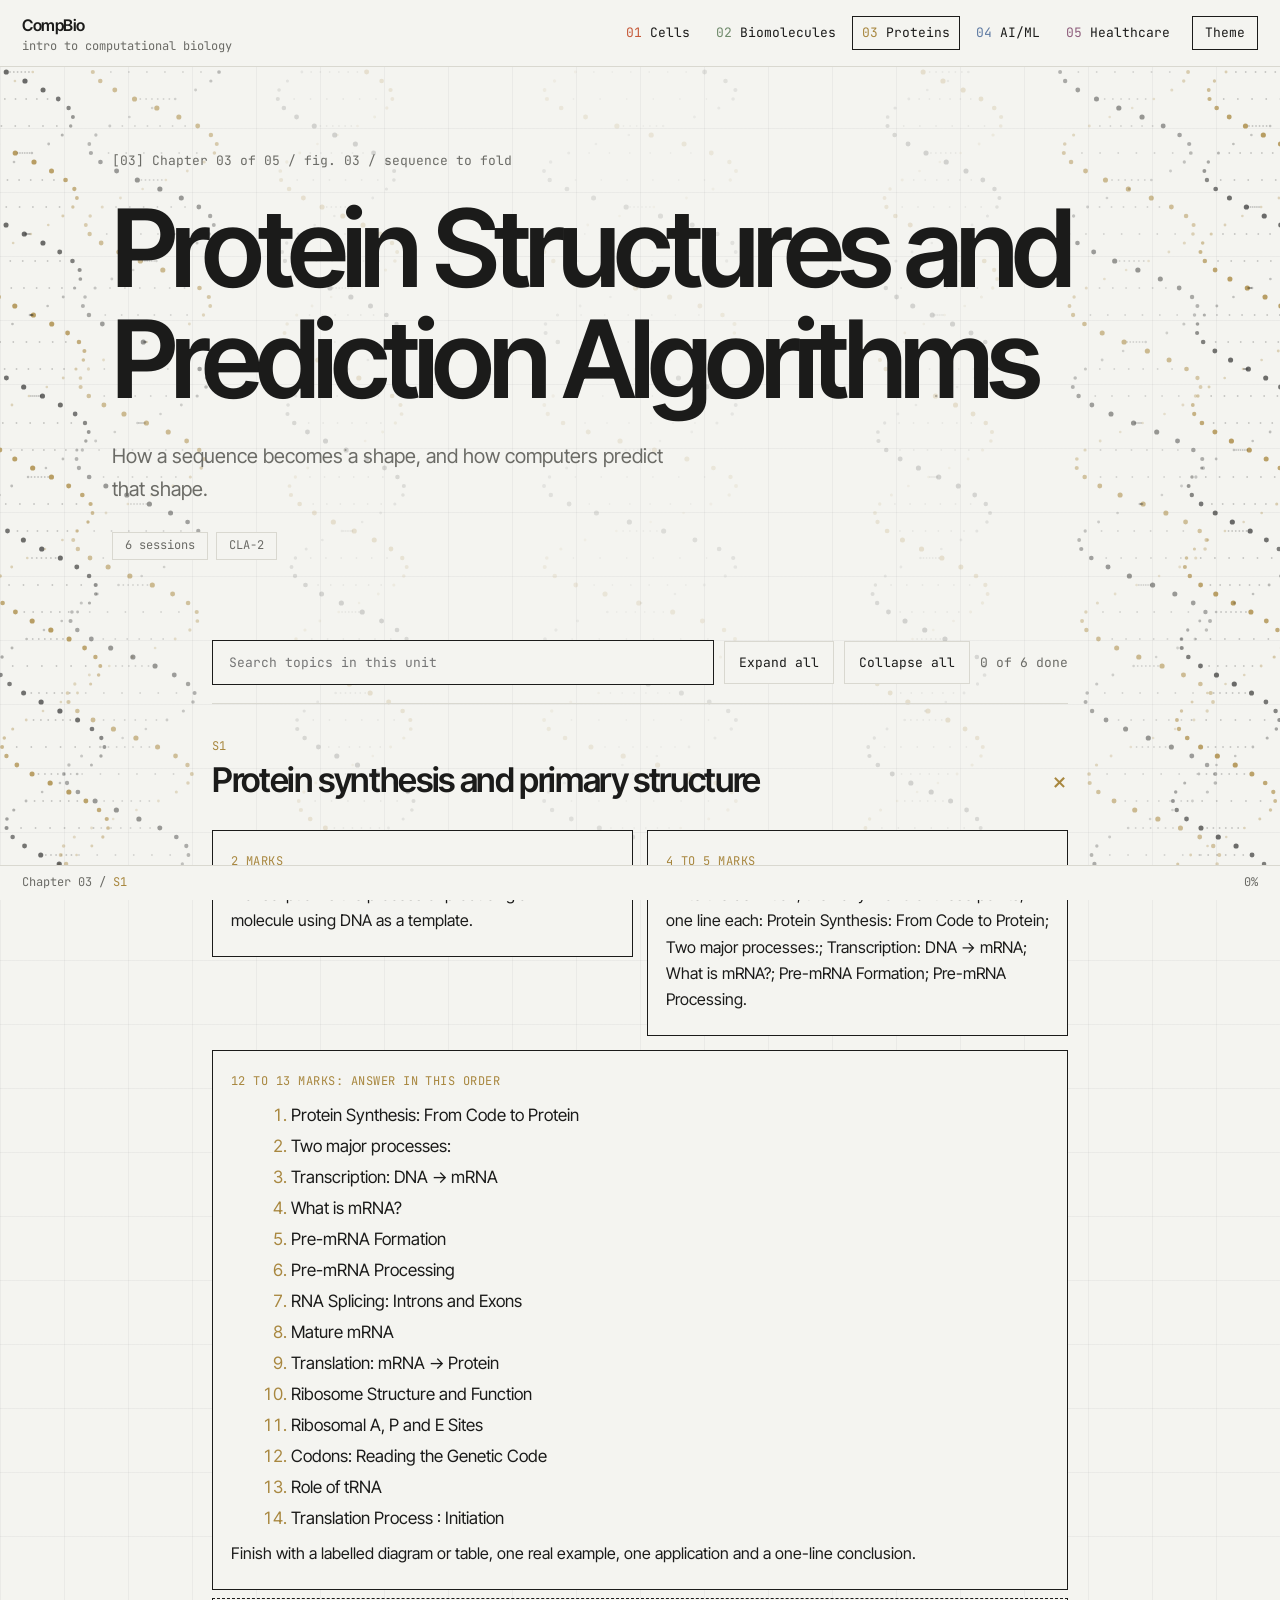
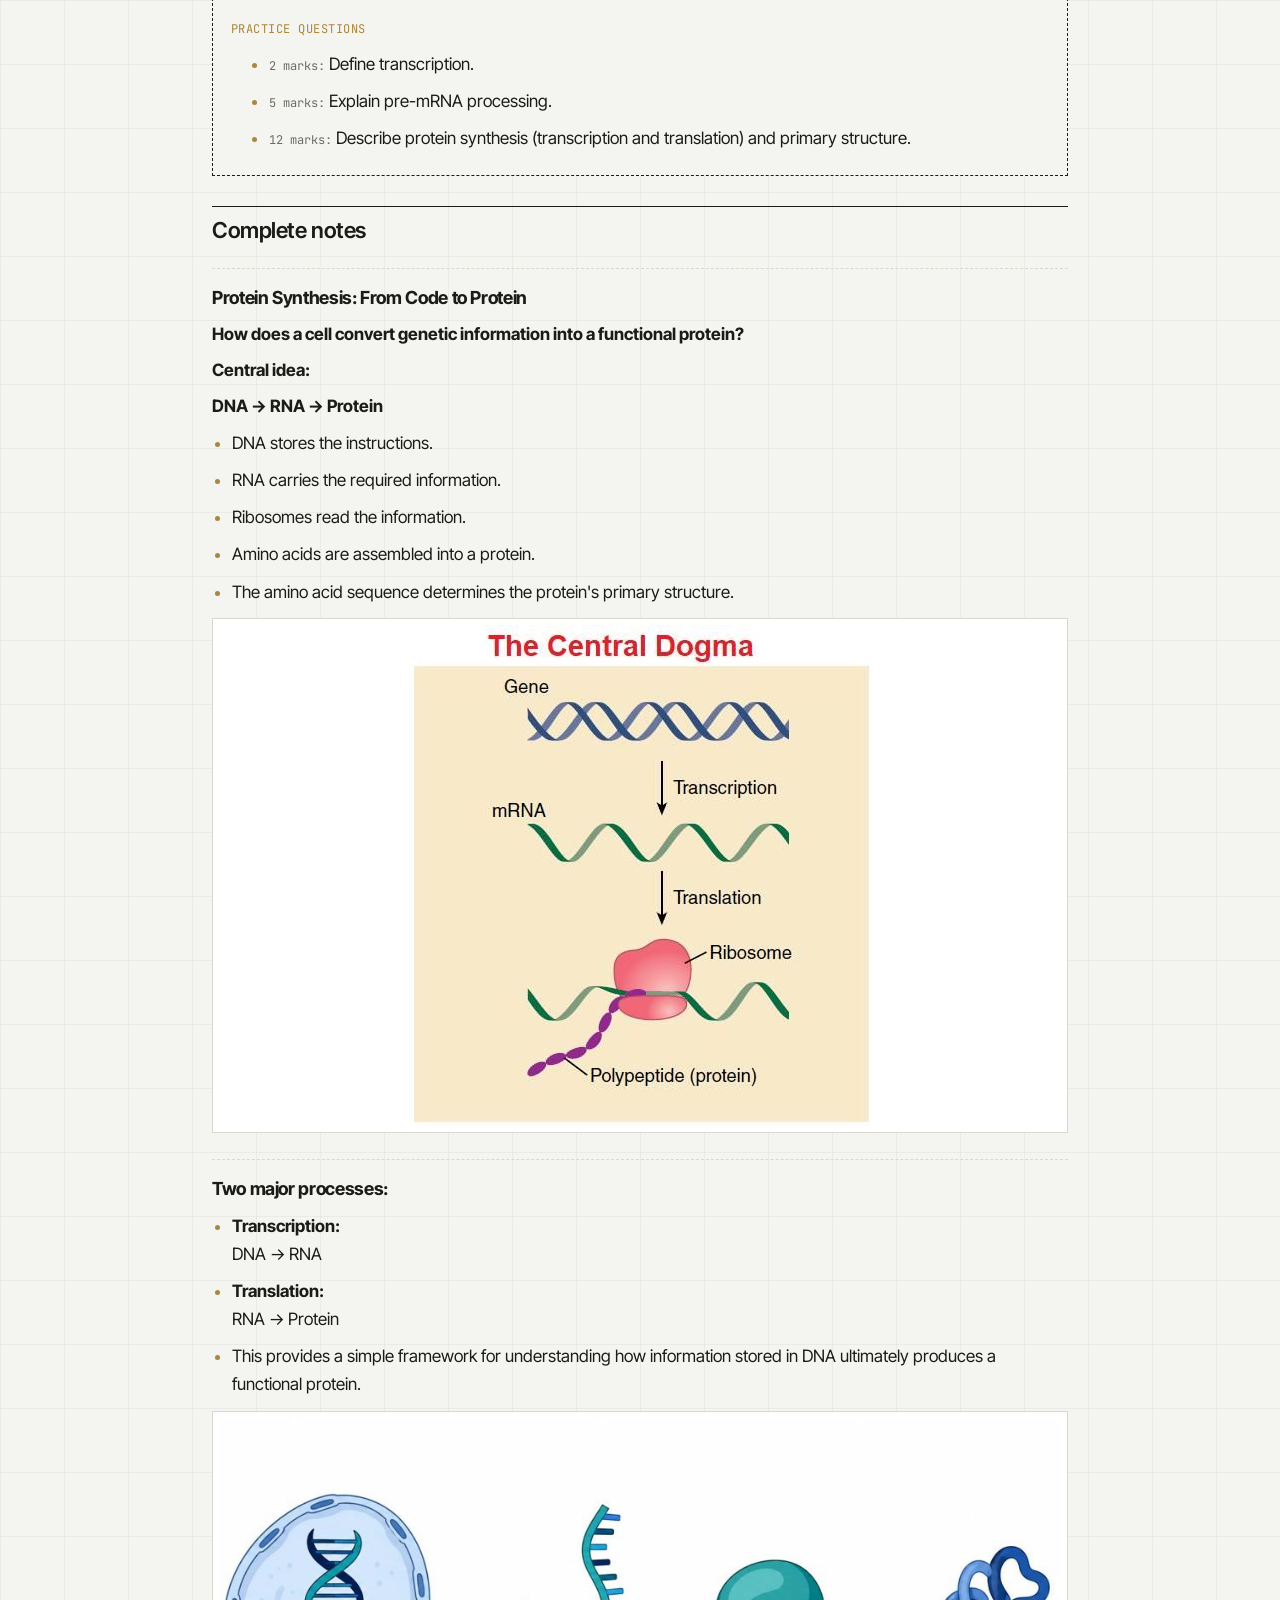
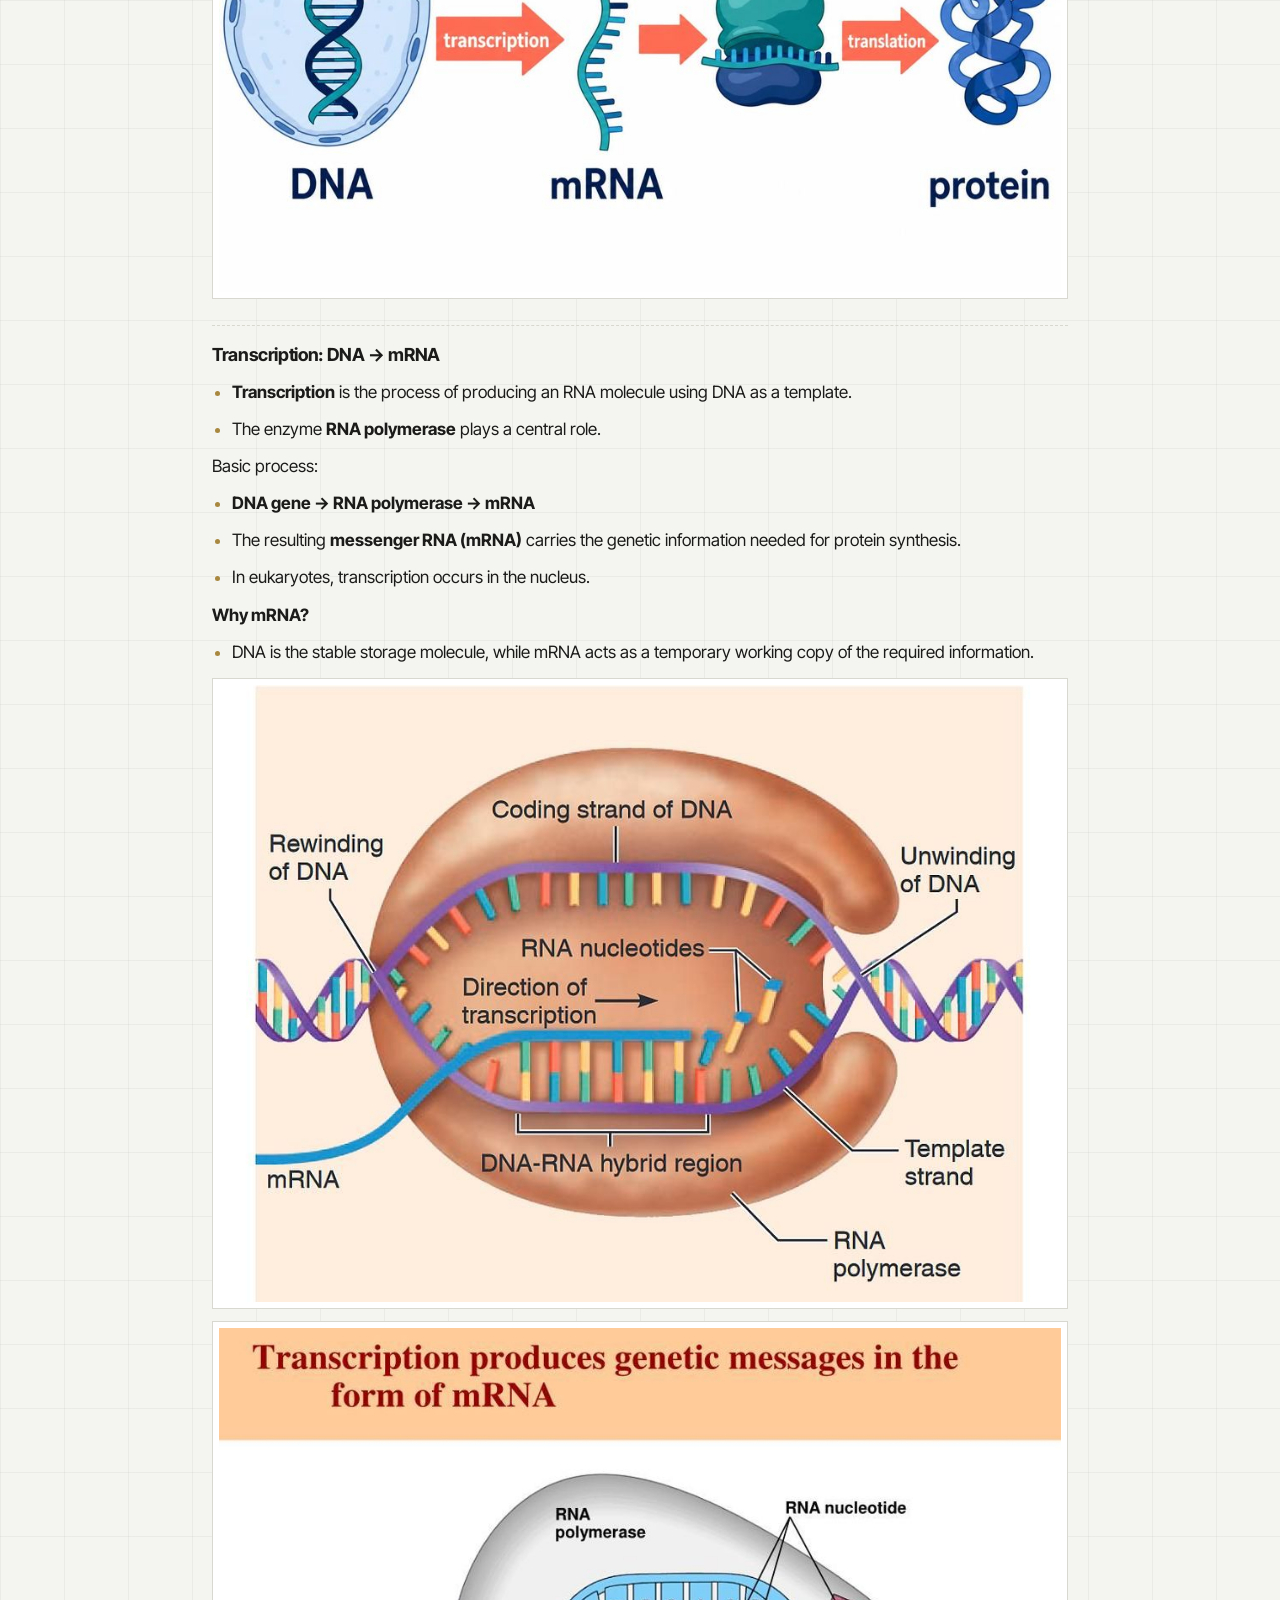
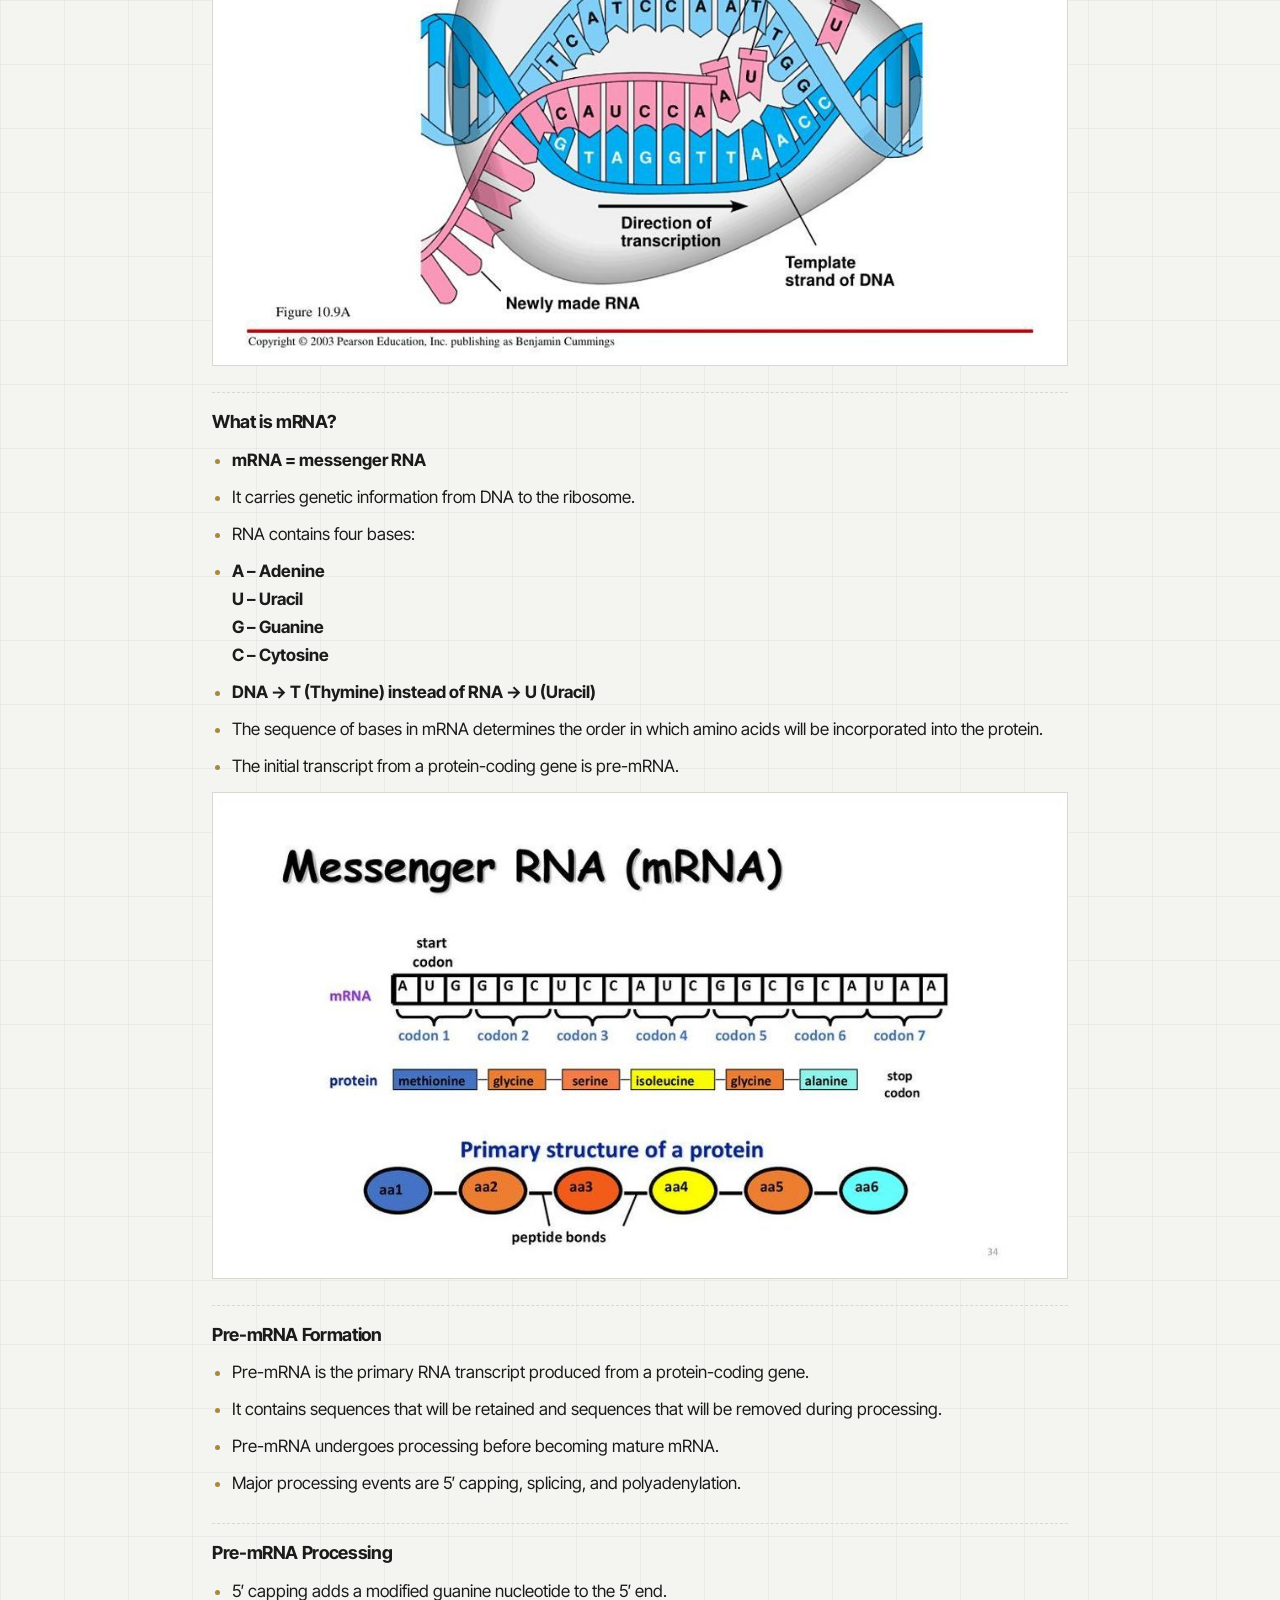
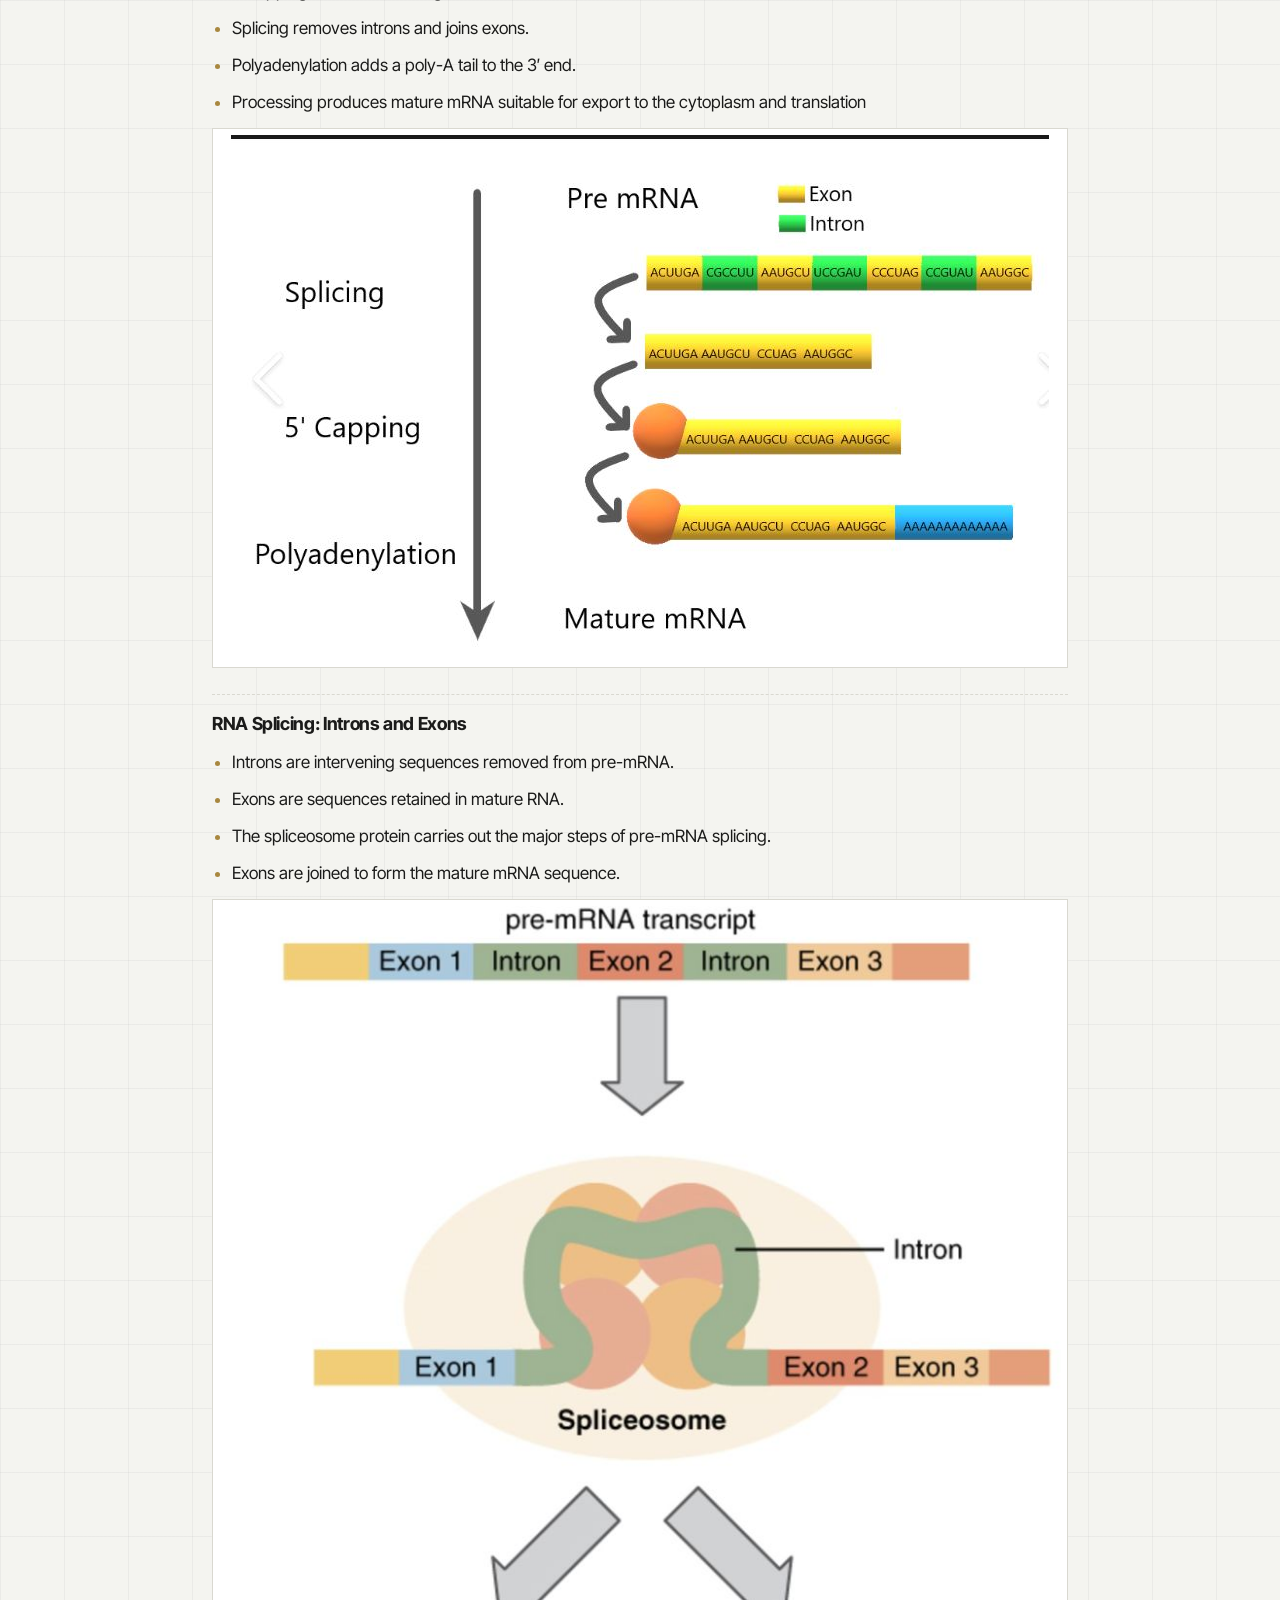
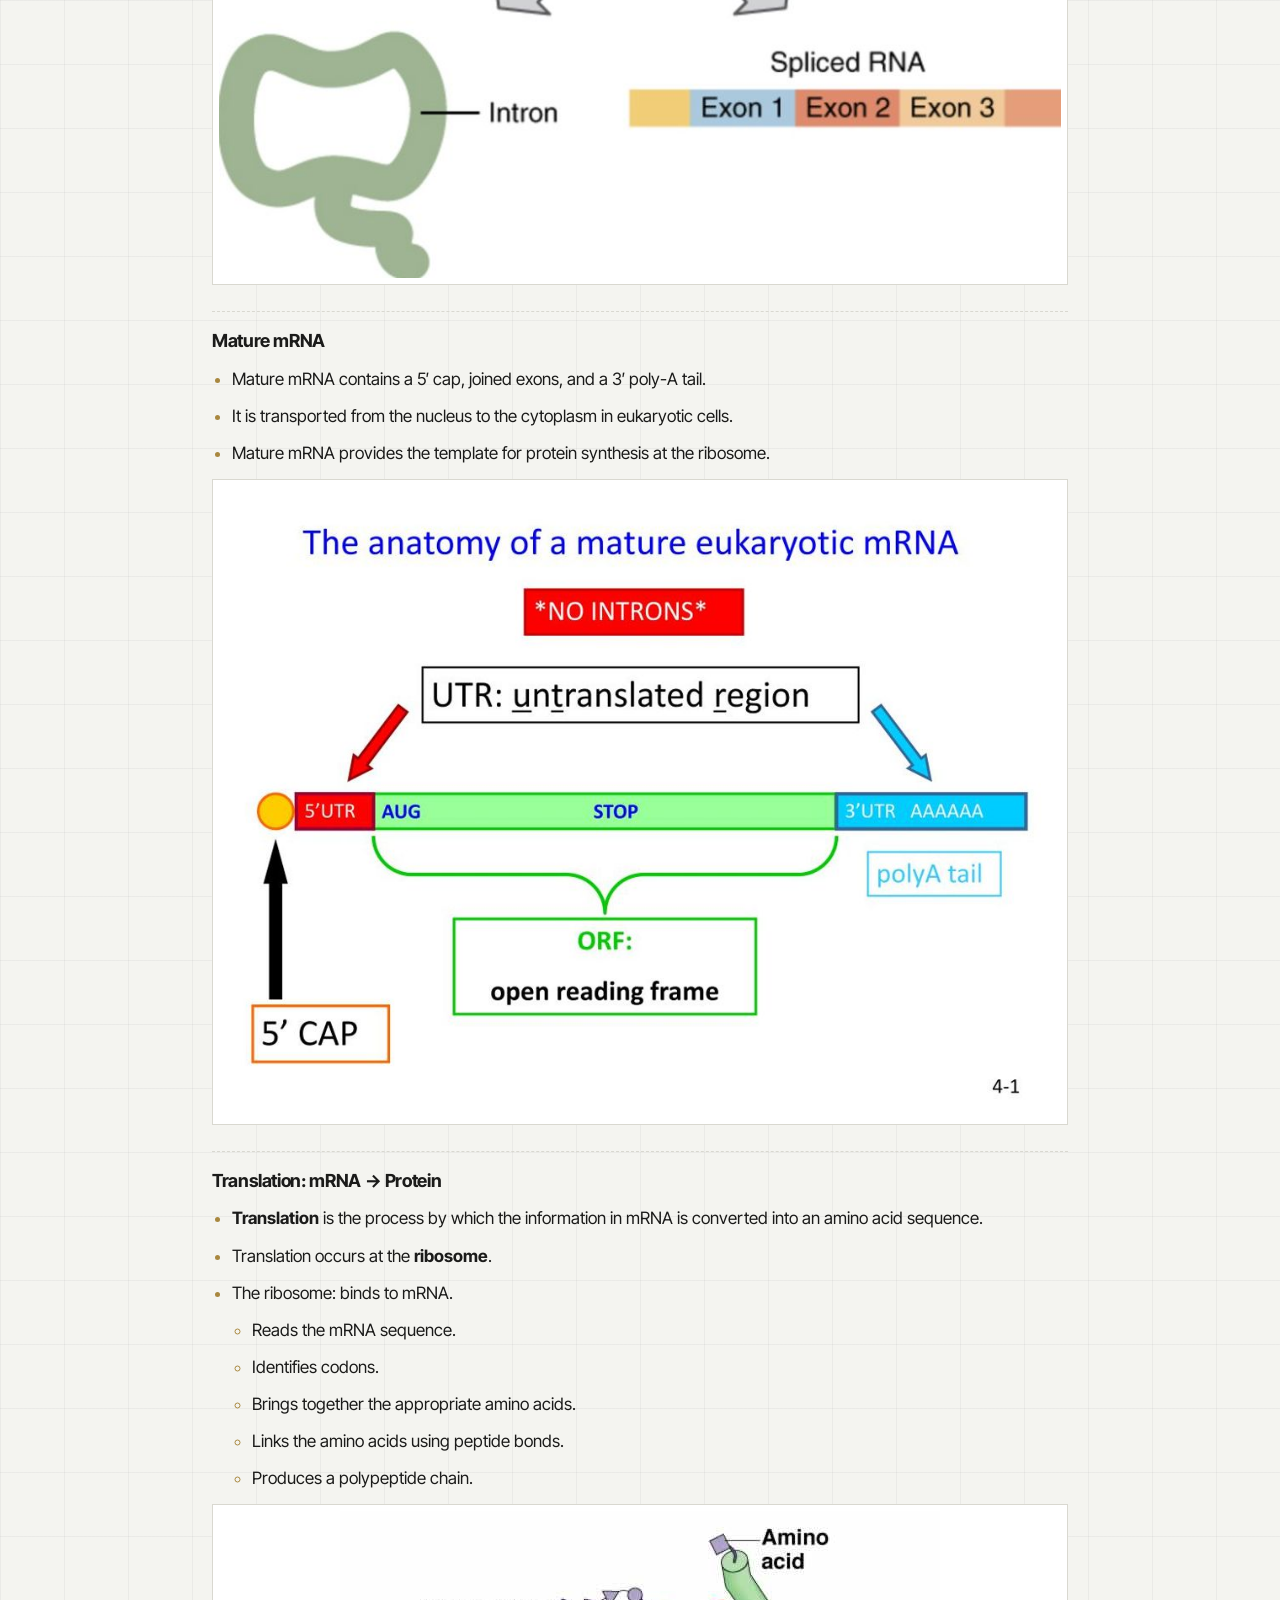
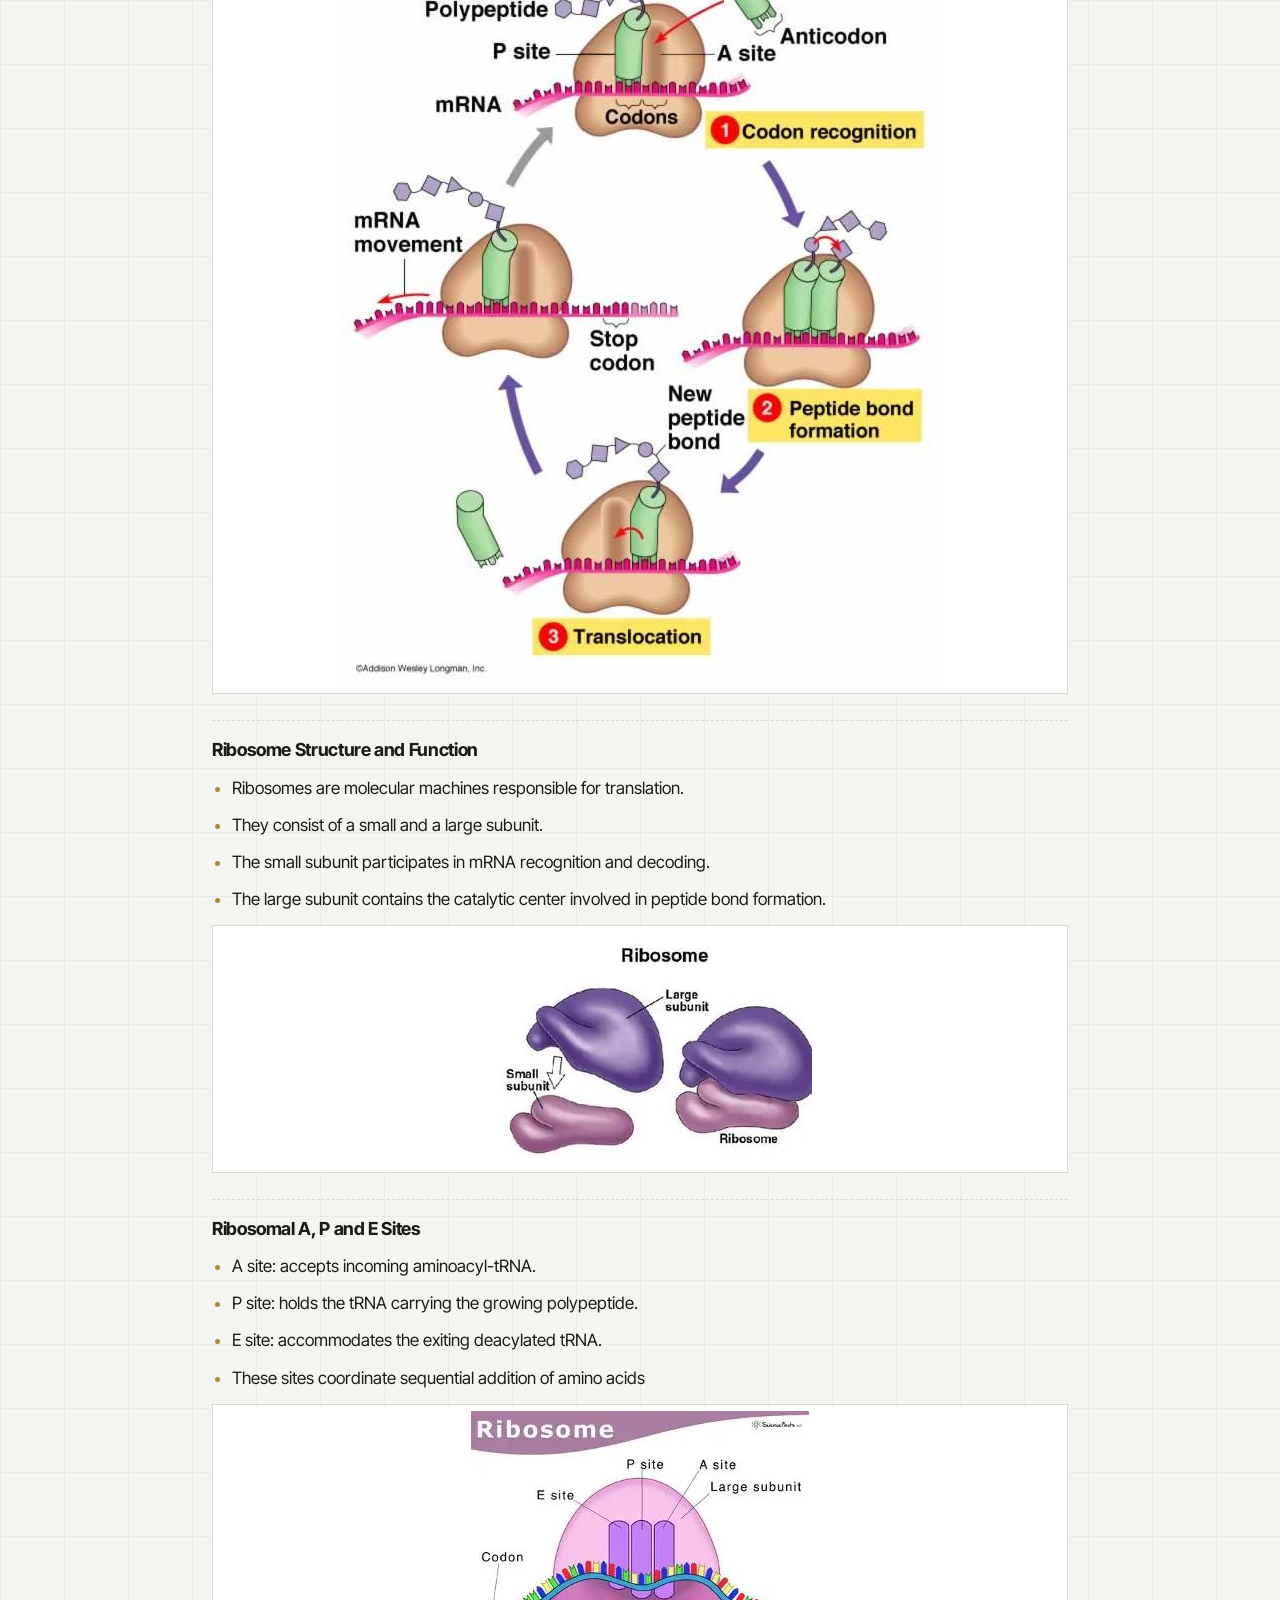
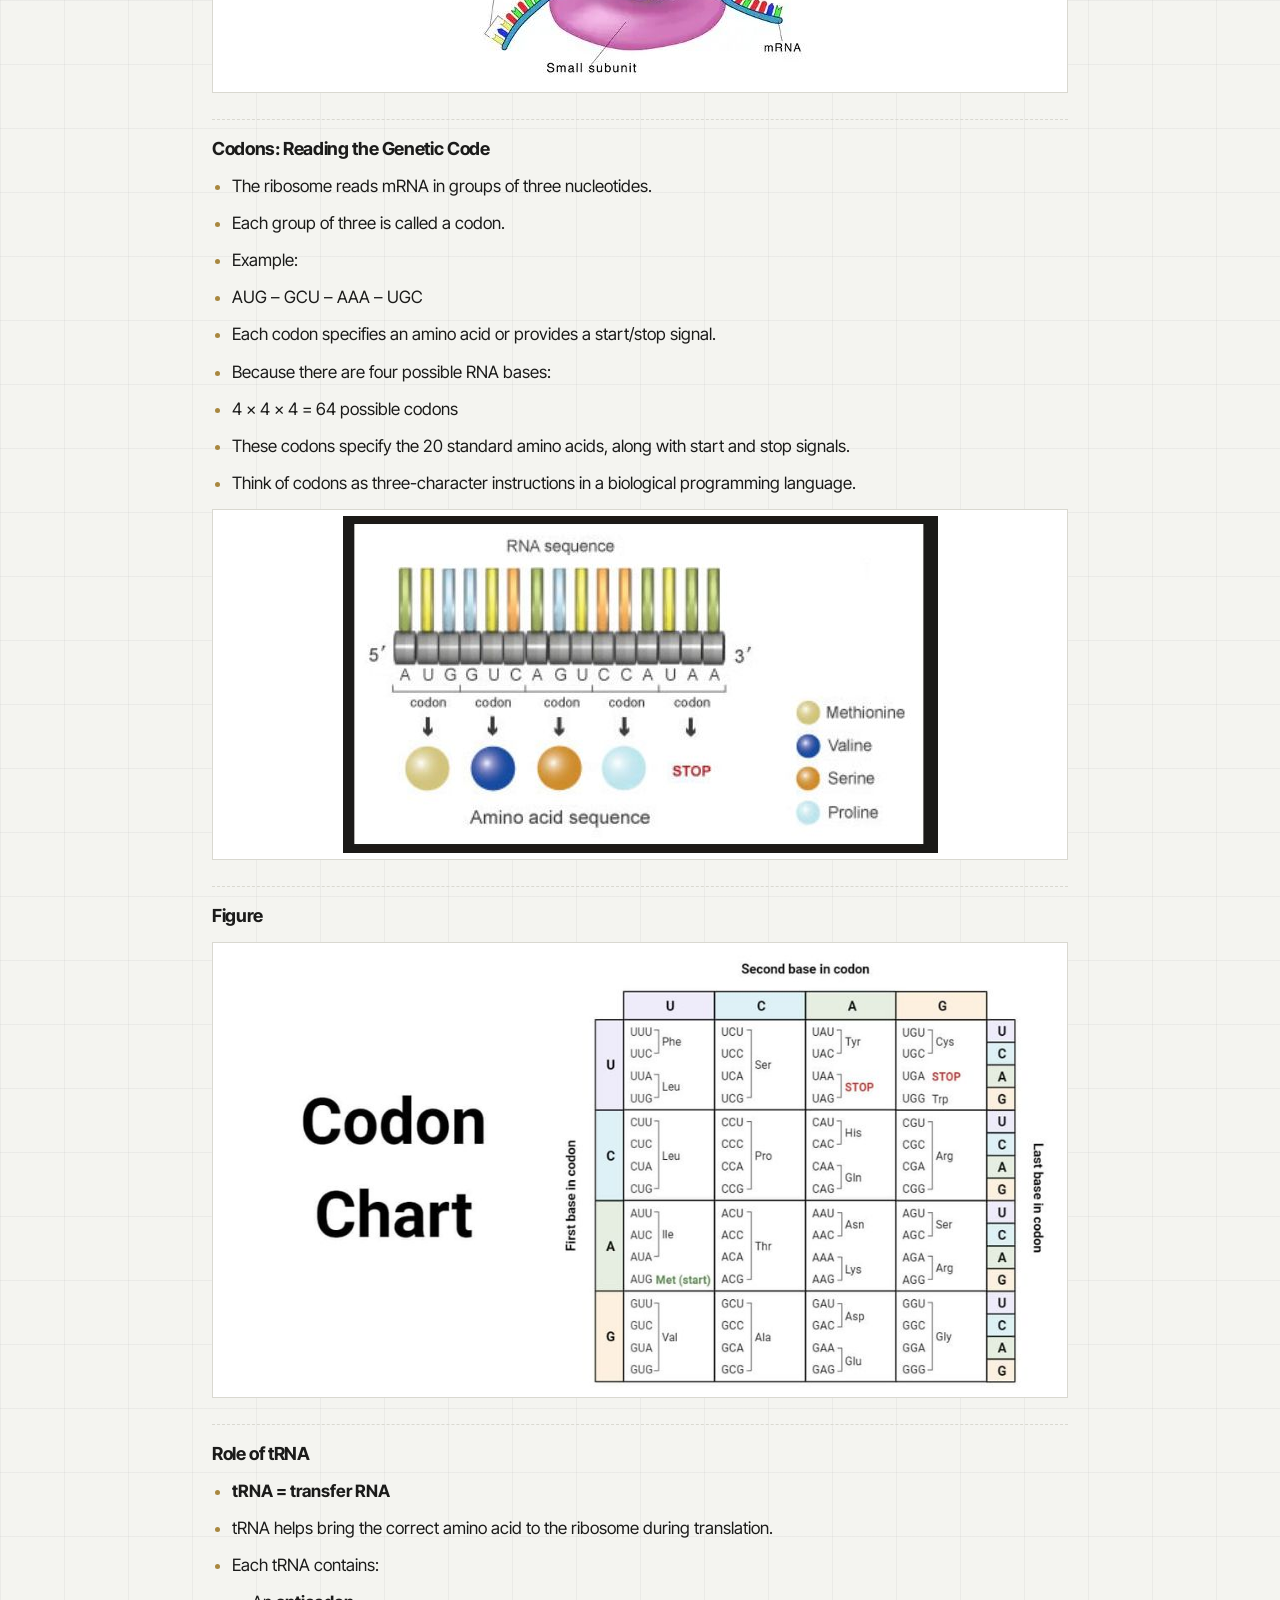
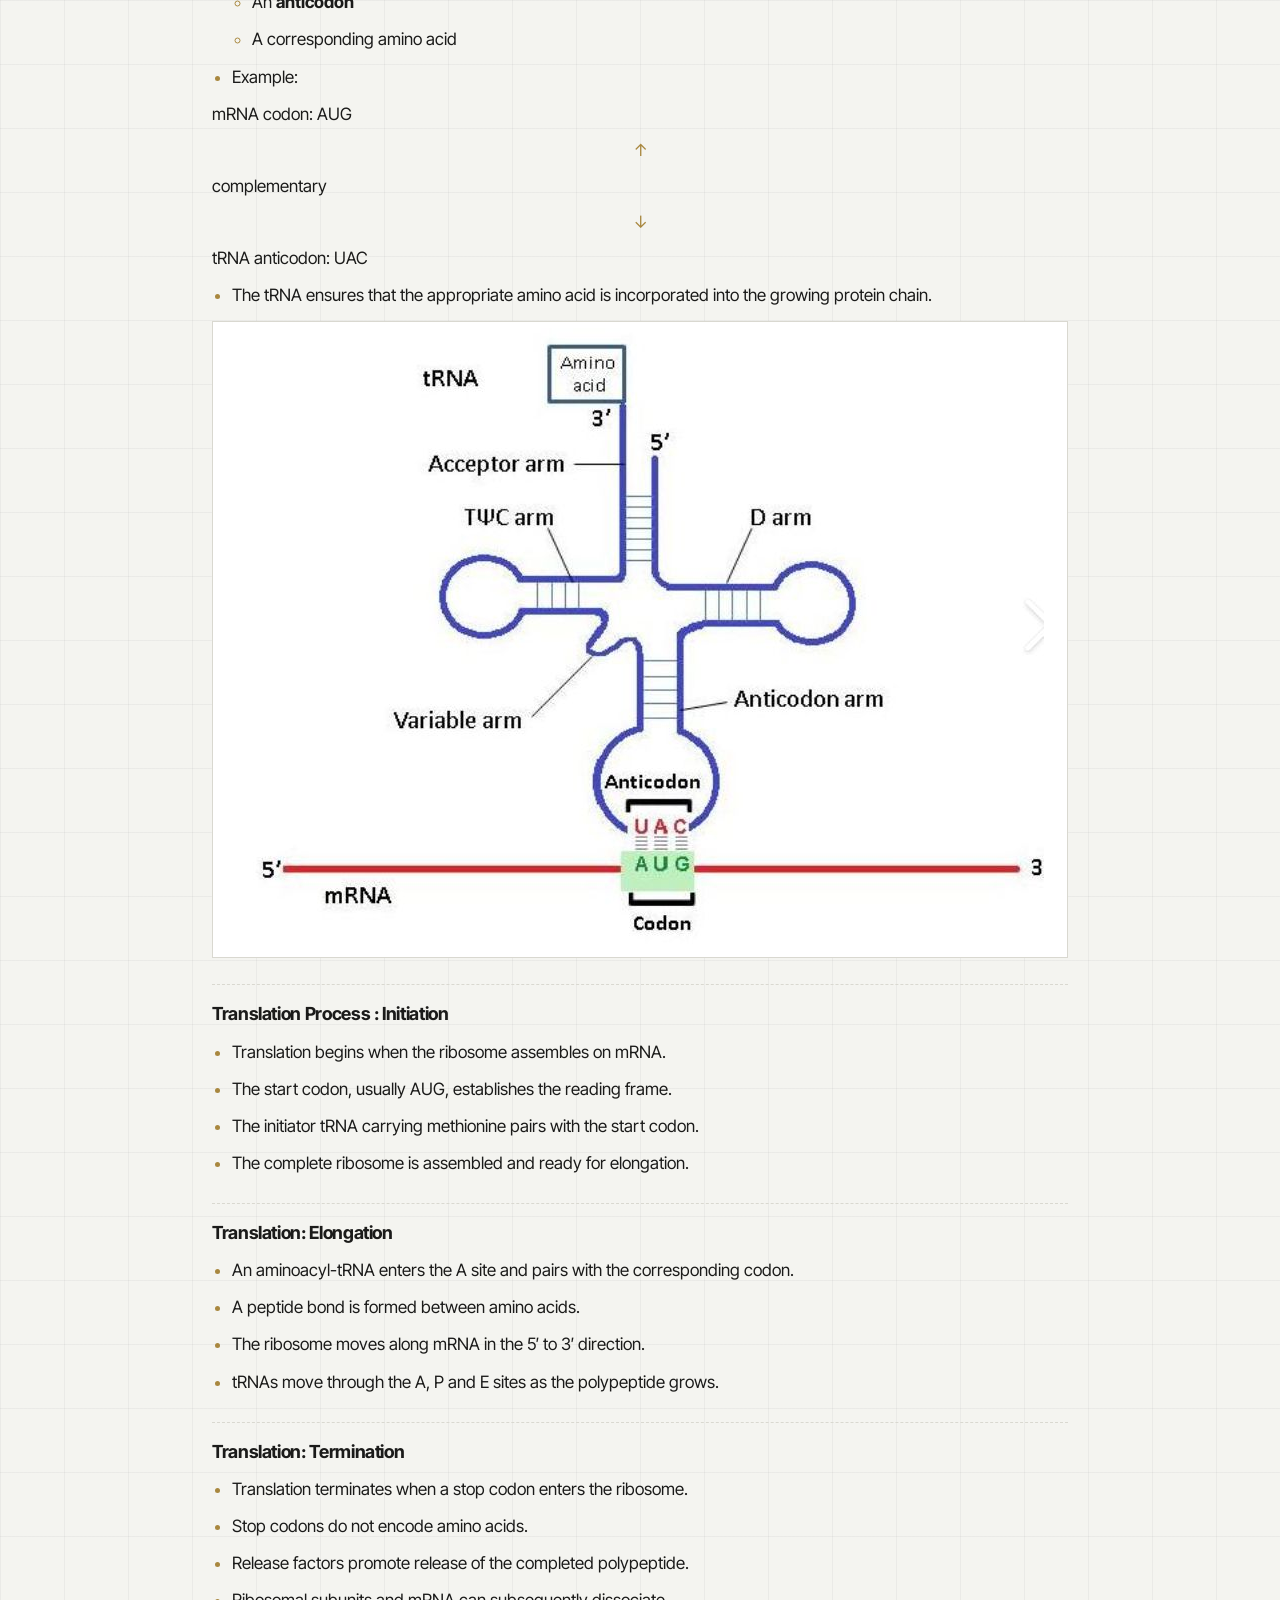
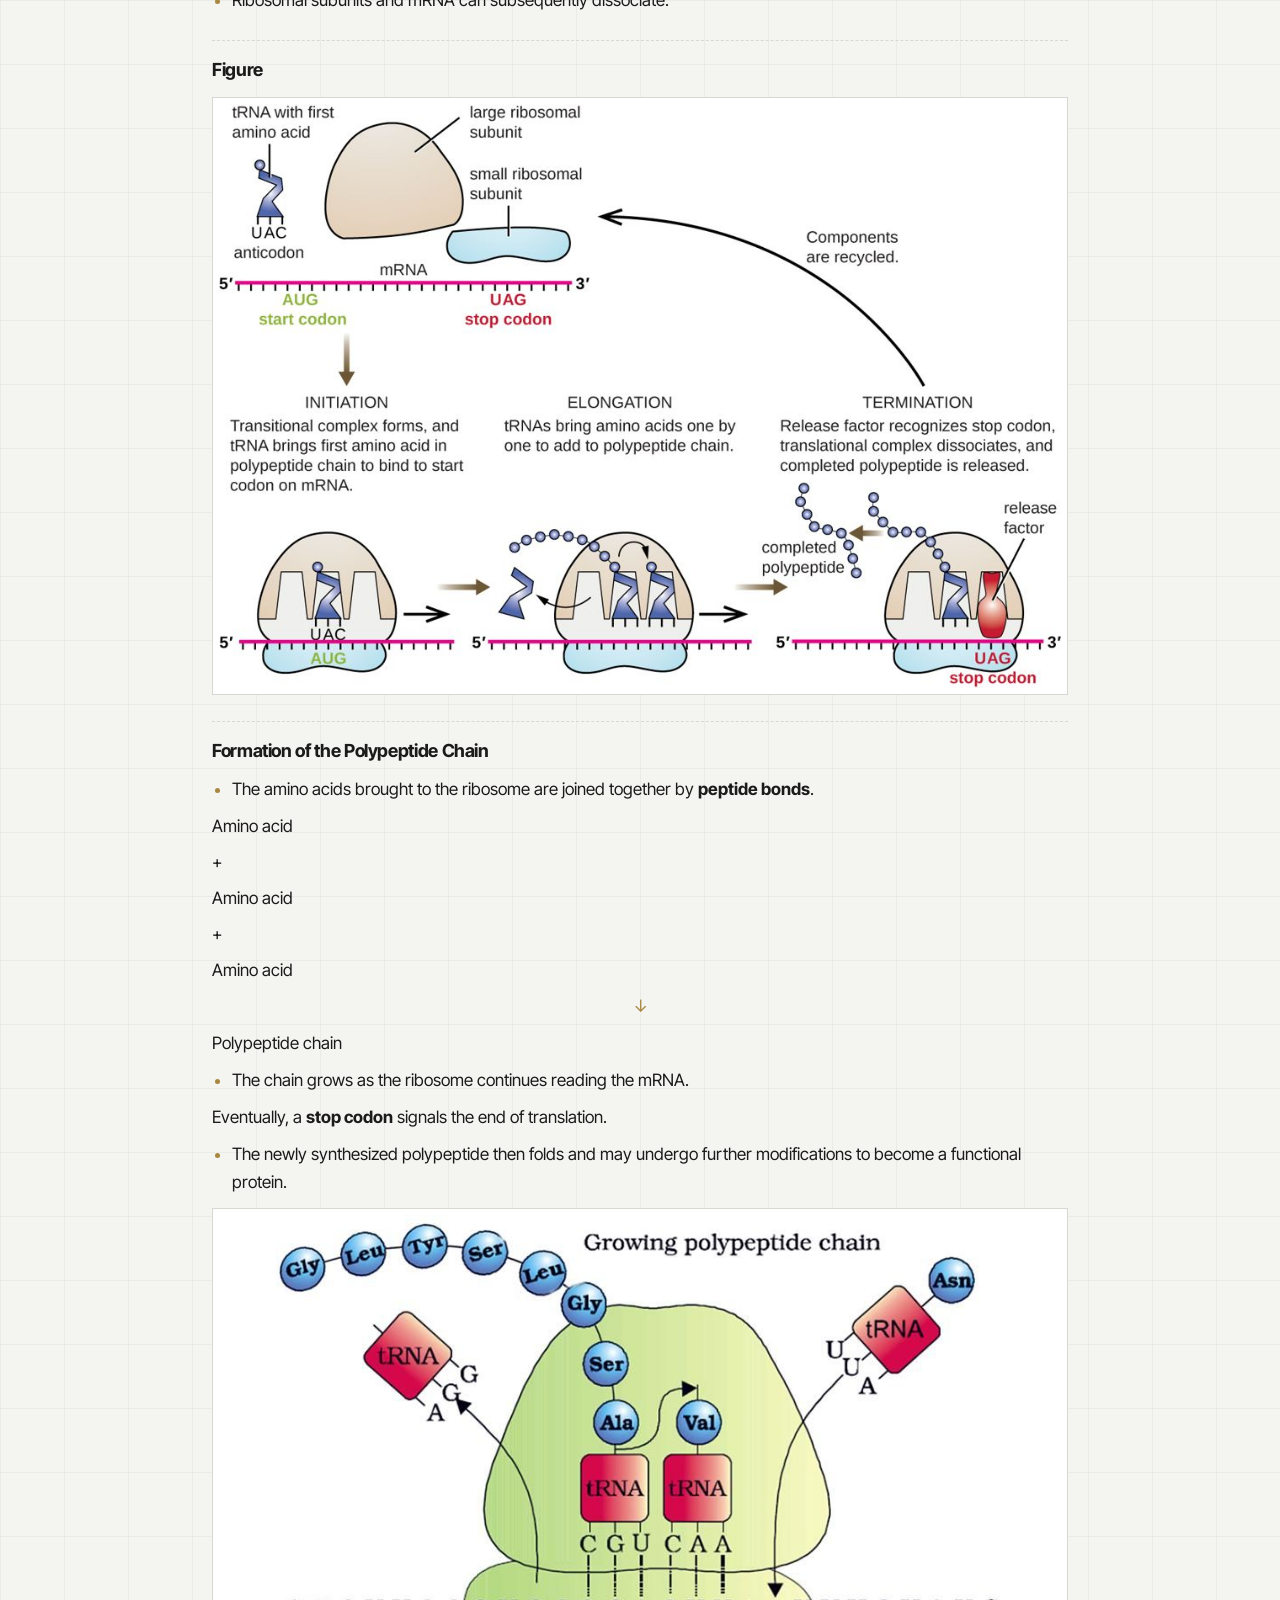
<file: unit3.html>
<!DOCTYPE html><html lang=en style="--c:#a8873f"><head><meta charset=utf-8><meta name=viewport content="width=device-width,initial-scale=1,viewport-fit=cover"><title>Protein Structures and Prediction Algorithms</title><meta name=theme-color content="#f4f4f0">
<link rel=stylesheet href="https://fonts.googleapis.com/css2?family=Inter+Tight:wght@400;600&family=JetBrains+Mono:wght@400&display=swap"><link rel=stylesheet href=style.css></head><body><nav aria-label='Chapters'><a class=logo href='index.html'>CompBio<small>intro to computational biology</small></a><a class='ch' href='unit1.html' style='--c:#c65a3a' aria-label='Chapter 01: Cell Basics and Computing Analogies'><i>01</i> <span>Cells</span></a><a class='ch' href='unit2.html' style='--c:#6f8a6b' aria-label='Chapter 02: Biomolecules as Data Structures'><i>02</i> <span>Biomolecules</span></a><a class='ch on' href='unit3.html' style='--c:#a8873f' aria-label='Chapter 03: Protein Structures and Prediction Algorithms'><i>03</i> <span>Proteins</span></a><a class='ch' href='unit4.html' style='--c:#5f7ba3' aria-label='Chapter 04: AI/ML Foundations in Biology'><i>04</i> <span>AI/ML</span></a><a class='ch' href='unit5.html' style='--c:#8f5f7d' aria-label='Chapter 05: Deep Learning, Healthcare and Ethics'><i>05</i> <span>Healthcare</span></a></nav><section class=hero style='--c:#a8873f'><p class=mono>[03] Chapter 03 of 05 / fig. 03 / sequence to fold</p><h1>Protein Structures and Prediction Algorithms</h1><p class=lead>How a sequence becomes a shape, and how computers predict that shape.</p><div class=meta><span>6 sessions</span><span>CLA-2</span></div></section><main style='--c:#a8873f'><article class=topic data-ind='Chapter 03 / <b>S1</b>'><span class=tag>S1</span><h2>Protein synthesis and primary structure</h2><div class=exam><div><b>2 marks</b><p>Transcription is the process of producing an RNA molecule using DNA as a template.</p></div><div><b>4 to 5 marks</b><p>Write the definition, then any 4 or 5 of these points, one line each: Protein Synthesis: From Code to Protein; Two major processes:; Transcription: DNA → mRNA; What is mRNA?; Pre-mRNA Formation; Pre-mRNA Processing.</p></div><div class=wide><b>12 to 13 marks: answer in this order</b><ol><li>Protein Synthesis: From Code to Protein</li><li>Two major processes:</li><li>Transcription: DNA → mRNA</li><li>What is mRNA?</li><li>Pre-mRNA Formation</li><li>Pre-mRNA Processing</li><li>RNA Splicing: Introns and Exons</li><li>Mature mRNA</li><li>Translation: mRNA → Protein</li><li>Ribosome Structure and Function</li><li>Ribosomal A, P and E Sites</li><li>Codons: Reading the Genetic Code</li><li>Role of tRNA</li><li>Translation Process : Initiation</li></ol><p>Finish with a labelled diagram or table, one real example, one application and a one-line conclusion.</p></div></div><div class=qs><b>Practice questions</b><ul><li><i>2 marks:</i> Define transcription.</li><li><i>5 marks:</i> Explain pre-mRNA processing.</li><li><i>12 marks:</i> Describe protein synthesis (transcription and translation) and primary structure.</li></ul></div><h3>Complete notes</h3><h4 class=st>Protein Synthesis: From Code to Protein</h4><p><b>How does a cell convert genetic information into a functional protein?</b></p><p><b>Central idea:</b></p><p><b>DNA → RNA → Protein</b></p><ul><li>DNA stores the instructions.</li><li>RNA carries the required information.</li><li>Ribosomes read the information.</li><li>Amino acids are assembled into a protein.</li><li>The amino acid sequence determines the protein&#x27;s primary structure.</li></ul><figure><img src="img/cb6d20d846.jpg" decoding=async alt="Diagram"></figure><h4 class=st>Two major processes:</h4><ul><li><b>Transcription:</b><br>DNA → RNA</li><li><b>Translation:</b><br>RNA → Protein</li><li>This provides a simple framework for understanding how information stored in DNA ultimately produces a functional protein.</li></ul><figure><img src="img/ba4c123ff4.jpg" decoding=async alt="Diagram"></figure><h4 class=st>Transcription: DNA → mRNA</h4><ul><li><b>Transcription</b> is the process of producing an RNA molecule using DNA as a template.</li><li>The enzyme <b>RNA polymerase</b> plays a central role.</li></ul><p>Basic process:</p><ul><li><b>DNA gene → RNA polymerase → mRNA</b></li><li>The resulting <b>messenger RNA (mRNA)</b> carries the genetic information needed for protein synthesis.</li><li>In eukaryotes, transcription occurs in the nucleus.</li></ul><p><b>Why mRNA?</b></p><ul><li>DNA is the stable storage molecule, while mRNA acts as a temporary working copy of the required information.</li></ul><figure><img src="img/643f28bb9c.jpg" decoding=async alt="Diagram"></figure><figure><img src="img/758fd950b4.jpg" decoding=async alt="Diagram"></figure><h4 class=st>What is mRNA?</h4><ul><li><b>mRNA = messenger RNA</b></li><li>It carries genetic information from DNA to the ribosome.</li><li>RNA contains four bases:</li><li><b>A – Adenine</b><br><b>U – Uracil</b><br><b>G – Guanine</b><br><b>C – Cytosine</b></li><li><b>DNA → T (Thymine) instead of RNA → U (Uracil)</b></li><li>The sequence of bases in mRNA determines the order in which amino acids will be incorporated into the protein.</li><li>The initial transcript from a protein-coding gene is pre-mRNA.</li></ul><figure><img src="img/ff7b3bf9ac.jpg" decoding=async alt="Diagram"></figure><h4 class=st>Pre-mRNA Formation</h4><ul><li>Pre-mRNA is the primary RNA transcript produced from a protein-coding gene.</li><li>It contains sequences that will be retained and sequences that will be removed during processing.</li><li>Pre-mRNA undergoes processing before becoming mature mRNA.</li><li>Major processing events are 5′ capping, splicing, and polyadenylation.</li></ul><h4 class=st>Pre-mRNA Processing</h4><ul><li>5′ capping adds a modified guanine nucleotide to the 5′ end.</li><li>Splicing removes introns and joins exons.</li><li>Polyadenylation adds a poly-A tail to the 3′ end.</li><li>Processing produces mature mRNA suitable for export to the cytoplasm and translation</li></ul><figure><img src="img/dc86bb6c6c.jpg" decoding=async alt="Diagram"></figure><h4 class=st>RNA Splicing: Introns and Exons</h4><ul><li>Introns are intervening sequences removed from pre-mRNA.</li><li>Exons are sequences retained in mature RNA.</li><li>The spliceosome protein carries out the major steps of pre-mRNA splicing.</li><li>Exons are joined to form the mature mRNA sequence.</li></ul><figure><img src="img/1ac8b4763d.jpg" decoding=async alt="Diagram"></figure><h4 class=st>Mature mRNA</h4><ul><li>Mature mRNA contains a 5′ cap, joined exons, and a 3′ poly-A tail.</li><li>It is transported from the nucleus to the cytoplasm in eukaryotic cells.</li><li>Mature mRNA provides the template for protein synthesis at the ribosome.</li></ul><figure><img src="img/2ce4107e69.jpg" decoding=async alt="Diagram"></figure><h4 class=st>Translation: mRNA → Protein</h4><ul><li><b>Translation</b> is the process by which the information in mRNA is converted into an amino acid sequence.</li><li>Translation occurs at the <b>ribosome</b>.</li><li>The ribosome: binds to mRNA.</li><li class=l1>Reads the mRNA sequence.</li><li class=l1>Identifies codons.</li><li class=l1>Brings together the appropriate amino acids.</li><li class=l1>Links the amino acids using peptide bonds.</li><li class=l1>Produces a polypeptide chain.</li></ul><figure><img src="img/012abc8d02.jpg" decoding=async alt="Diagram"></figure><h4 class=st>Ribosome Structure and Function</h4><ul><li>Ribosomes are molecular machines responsible for translation.</li><li>They consist of a small and a large subunit.</li><li>The small subunit participates in mRNA recognition and decoding.</li><li>The large subunit contains the catalytic center involved in peptide bond formation.</li></ul><figure><img src="img/0e0ecea9de.jpg" decoding=async alt="Diagram"></figure><h4 class=st>Ribosomal A, P and E Sites</h4><ul><li>A site: accepts incoming aminoacyl-tRNA.</li><li>P site: holds the tRNA carrying the growing polypeptide.</li><li>E site: accommodates the exiting deacylated tRNA.</li><li>These sites coordinate sequential addition of amino acids</li></ul><figure><img src="img/d06afe1a2e.jpg" decoding=async alt="Diagram"></figure><h4 class=st>Codons: Reading the Genetic Code</h4><ul><li>The ribosome reads mRNA in groups of three nucleotides.</li><li>Each group of three is called a codon.</li><li>Example:</li><li>AUG – GCU – AAA – UGC</li><li>Each codon specifies an amino acid or provides a start/stop signal.</li><li>Because there are four possible RNA bases:</li><li>4 × 4 × 4 = 64 possible codons</li><li>These codons specify the 20 standard amino acids, along with start and stop signals.</li><li>Think of codons as three-character instructions in a biological programming language.</li></ul><figure><img src="img/cb9eadb1c6.jpg" decoding=async alt="Diagram"></figure><h4 class=st>Figure</h4><figure><img src="img/4e05515635.jpg" decoding=async alt="Diagram"></figure><h4 class=st>Role of tRNA</h4><ul><li><b>tRNA = transfer RNA</b></li><li>tRNA helps bring the correct amino acid to the ribosome during translation.</li><li>Each tRNA contains:</li><li class=l1>An <b>anticodon</b></li><li class=l1>A corresponding amino acid</li><li>Example:</li></ul><p>mRNA codon:       AUG</p><p class=arrow>↑</p><p>complementary</p><p class=arrow>↓</p><p>tRNA anticodon:   UAC</p><ul><li>The tRNA ensures that the appropriate amino acid is incorporated into the growing protein chain.</li></ul><figure><img src="img/612363c489.jpg" decoding=async alt="Diagram"></figure><h4 class=st>Translation Process : Initiation</h4><ul><li>Translation begins when the ribosome assembles on mRNA.</li><li>The start codon, usually AUG, establishes the reading frame.</li><li>The initiator tRNA carrying methionine pairs with the start codon.</li><li>The complete ribosome is assembled and ready for elongation.</li></ul><h4 class=st>Translation: Elongation</h4><ul><li>An aminoacyl-tRNA enters the A site and pairs with the corresponding codon.</li><li>A peptide bond is formed between amino acids.</li><li>The ribosome moves along mRNA in the 5′ to 3′ direction.</li><li>tRNAs move through the A, P and E sites as the polypeptide grows.</li></ul><h4 class=st>Translation: Termination</h4><ul><li>Translation terminates when a stop codon enters the ribosome.</li><li>Stop codons do not encode amino acids.</li><li>Release factors promote release of the completed polypeptide.</li><li>Ribosomal subunits and mRNA can subsequently dissociate.</li></ul><h4 class=st>Figure</h4><figure><img src="img/681a2664f4.jpg" decoding=async alt="Diagram"></figure><h4 class=st>Formation of the Polypeptide Chain</h4><ul><li>The amino acids brought to the ribosome are joined together by <b>peptide bonds</b>.</li></ul><p>Amino acid</p><p>+</p><p>Amino acid</p><p>+</p><p>Amino acid</p><p class=arrow>↓</p><p>Polypeptide chain</p><ul><li>The chain grows as the ribosome continues reading the mRNA.</li></ul><p>Eventually, a <b>stop codon</b> signals the end of translation.</p><ul><li>The newly synthesized polypeptide then folds and may undergo further modifications to become a functional protein.</li></ul><figure><img src="img/22ed8efa5c.jpg" decoding=async alt="Diagram"></figure><h4 class=st>What is Primary Structure?</h4><ul><li>The <b>primary structure</b> of a protein is the <b>specific linear sequence of amino acids</b> in its polypeptide chain.</li></ul><p>For example:</p><p>Met – Ala – Gly – Lys – Leu – Ser – Val</p><ul><li>The amino acids are connected by <b>peptide bonds</b>.</li><li>The sequence is directional: <b>N-terminus → C-terminus</b></li></ul><p><b>Why is it important?</b></p><ul><li>The amino acid sequence provides the foundation for the protein&#x27;s higher-order structure and ultimately influences its function.</li></ul><figure><img src="img/bf5609ea2e.jpg" decoding=async alt="Diagram"></figure><h4 class=st>What are Proteins?</h4><ul><li>Proteins are complex biological molecules made up of smaller units called <b>amino acids</b>.</li><li>They perform a wide range of functions:</li><li>Enzymes – catalyze biochemical reactions</li><li>Structural proteins – provide support</li><li>Transport proteins – carry molecules</li><li>Receptors – receive signals</li><li>Antibodies – participate in defense</li><li>Regulatory proteins – control cellular processes</li></ul><figure><img src="img/c375184284.jpg" decoding=async alt="Diagram"></figure><h4 class=st>Figure</h4><ul><li>Proteins are constructed from <b>20 standard amino acids</b>.</li><li>Each amino acid contains:</li><li class=l1>Amino group (–NH₂)</li><li class=l1>Carboxyl group (–COOH)</li><li class=l1>Hydrogen atom</li><li class=l1>Variable <b>R group</b></li><li class=l1>Central carbon atom</li><li>The <b>R group</b> differs among amino acids and gives each amino acid its unique chemical properties.</li></ul><figure><img src="img/6730cd214e.jpg" decoding=async alt="Diagram"></figure><h4 class=st>Figure</h4><figure><img src="img/c8f0f27104.jpg" decoding=async alt="Diagram"></figure><h3>More notes</h3><h4 class=st>2.4 PROTEIN SYNTHESIS ~ q</h4><p>Protein synthesis is the process in which cells build proteins. Both prokaryotic cell and eukaryotic cell synthesize different types of proteins. It’s a multi-step process involving transcription, posttranscriptional modification, translation, and per tin, Modifications to yield the desired protein. Before understanding the i i ; , aeDNAlabd RNA te aehdh sluts of protein synthesis, a brief knowledge | DNA (Deoxyribose Nucleic Acid): DNA is a nucleic acid that contains iho soca ena used in the development and functioning of all known living organisms. The main role of DNA molecules is the long-term storage ofgenetic information, | rrr Frederick Griffith in 1928 showed that the DNA was the cell’s genetic material. Rosalind Franklin took diffraction X-ray photographs of DNA crystals. Watson and Crick in the 1950&#x27;s built the first model of DNA. Structure of DNA: In 1953, Watson and Crick proposed a model to explain the arrangement of molecules in DNA. The model is characterized by the following features:</p><p>+ DNA is formed of two polynucleotide chains, spirally coiled to form a double helix. ETT</p><ul><li>Each chain is formed of many units called nucleotides- building blocks of DNA. agers « A nucleotide is formed of three components, namely a phosphoric acid, a deoxyribose sugar and a nitrogenous base. The bases are Adenine (A), Guanine (G), Cytosine (C) and Thymine (T). “A STEERS</li><li>Deoxyribose sugar and nitrogenous base comprise to form a Nucleoside, with addition of a phosphoric acid is called as Nucleotide. —</li><li>Adenine and guanine belong to a group of compounds called Purines, Thymine and cytosine belong to another group called as Pyrimidines. Purines are linked or bonded with pyrimidines.</li><li>In a DNA molecule, adenine always pairs with thymine with two hydrogen bonds while guanine pairs with cytosine with three hydrogen | bonds, the latter being more stronger interaction. The amount of adenifie is equal to the amount of thymine and the amount of guanine 1s equal to the amount of cytosine. This is called as Chargaff’s Rule.</li><li>The two chains of a DNA are complementary to each other. Oneend of the chain is called 3’ end and the other end is called 5’ end. The strands are antiparallel in nature. i</li><li>The two complementary chains are twisted around each other to form a double helix. One turn of the helix is about 34A and contains ten paired nucleotides with a distance of 3.4A between each pair of bases. The width of the DNA molecule is 20A.</li></ul><p>DNA Replication: DNA replication is a biological process that OCCurs in all living organisms and copies their DNA; it is the basis for biologica inheritance. The process starts with one double-stranded DNA molecule ang produces two identical copies of the molecule. There are number differences between the mode of prokaryotic and eukaryotic DNA replications. In a cel), DNA replication generally begins at specific locations in.the genome, calleq Steps involved:</p><ul><li>Unwinding of DNA at the origin. + Break of hydrogen bonds by unzipping of the, strands by various enzymes and proteins. Th</li><li>Addition of bases and synthesis of new strand from the template strand F by DNApolymerase. seihaie H Ribonucleic acid (RNA): RNA is a nucleic acid containing ribose sugar, at It is found in large amounts in the cytoplasm and fewer amounts in the nucleus. RNA is single stranded, sometimes may be folded back upon itself to-form double stranded coiled form. The purines and pyrimidines amount are not equal, and thymine is replaced by another base called uracil (U), \ Three types of RNA are present:</li></ul><p>“ (a) Messenger RNA (mRNA) constitutes 3-5% of total RNA content. (b) Transfer RNA (tRNA) constitutes 15-17% of total RNA content. (c), Ribosomal RNA (rRNA) constitutes 80% of total RNA content. (a) Messenger RNA (mRNA) Messenger RNA is a ribonucleic acid which carries the genetic information for “protein synthesis from DNA to the cytoplasm. The mRNA constitutes of 3-5% of the total cellular RNA. The mRNA is synthesised as a complementary strand upon the chromosomal or genomic DNA. The mRNA carries the message in the form of triplet codes. It carries the information for a specific protein and is made up of several hundreds to few thousands nucleotides One end of mRNA is called the 5’end and the other is the 3’end. At the 5’end, acap region is present which helps the mRNA to bind to with ribosomes adenylate (A) nucleotides. These are called post-transcriptional modifications which can also provide stability to the mRNA. AUG generally represents translation initiation codon (methionine) and UAA represents translation termination codon in the mRNA.</p><p>} - The Molecular and Biochemical Basis ofan Organism 55 1) AUG UAA é f | Coding region | oes Poly (A tail Non-Coding region Non-Coding region sae AUG UAA Poly(A) tail . | Non coding Region = ;</p><figure><img src="img/bk-058-1.jpg" decoding=async alt="Diagram"></figure><p>Transfer RNA is a type of RNA which transports amino acids to the site of protein synthesis. It is single stranded and constitutes about 15-17% of the total cellular RNA. Each tRNA can transport only one amino acid. There are 60 types of tRNA. As there are 20 different amino acids, certain amino acids are carried by more than one tRNA.</p><p>Itcontains of 75-80 nucleotides.</p><p>The tRNA assigns a clover leaf atest | like structure (Fig. 2.6). It contains four arms namely: Tarm (a) Acceptor arm or amino acid- Vests binding site (b) D arm or enzyme site Anticodon arm (c) Ty*C arm or Ribosome site anederkig (d) — Anticodon arm Or_ Fig. 2.6 Schematic representation of a Recognition site tRNA :</p><p>The anticodon loop contains codon complementary to the mRNA sequence. The respective anticodon | Makes the respective amino acid to bind at the acceptor arm. The D and T arm Possess unusual bases like pseudouridine and dihydrouridine.</p><p>(c) Ribosomal RNA (rRNA) \ Ribosomal RNA is always associated with the ribosomes in the cytoplasm and it is around 100-3000 nucleotides in size. It constitutes about 80% of the totaf cellular RNA content. It is classified in to 7 types according to the In addition to the above RNAs, there are other smaller RNAs such as snRNA (small nuclear RNA), snoRNA (small nucleolar RNA), microRNA, siRNA (small interference RNA). They are non-coding RNAs and are involved regulating gene expression in eukaryotes. Transcription: It is a process of synthesizing RNA molecule from a complementary strand of DNA. Since RNA is single stranded, the synthesis has to take place with only one strand of the double stranded DNA molecule, i This strand is called the antisense Strand and other strand of DNA is called j as the sense Strand, % Transcription involves three steps:</p><p>+ Elongatior gation ’ &#x27; Initiation: The RNA polymerase binds to the double stranded DNA by recognizing _a_sequence on it for attachment; this is called as promoter Sega TATA Box After ihe binding of RNA polymerase, the DNA mofeetle unzips liself by 20 base pairs. The region which has to be transcribed following the promoter sequence is called_as_downstream_region and sequence before the promoter is called as upst -sequence.-The site (nucleotide) where transcription starts is led ee site and it is denoted as +1. 5 Elongation: As the unwinding of DNA takes place the RNA polymerase adds complementary bases and synthesizes RNA in the 5’ —» 3° direction. It continues until a gene is completely transcribed. =——— Termination: When the RNA polymerase ‘reaches a stop signal in the DNA sequence, the RNA polymerase stops its work and unbinds itself from the DNA and THRNA falls off from the complex ‘Teading to the stop in transcription. After the_synthesis of RNA from DNA by.transeription, the resultant RNA is called as precursor mRNA (pre-mRNA). This contains both coding sequences (exons) and: non-coding sequénces (introns). Thus, the introns have to be removed or spliced from the pre-mRNA (Fig. 2.7). Splicing is a mechanism of removing of introns and joining of exons that occurs in spliceosome. A spliceosome contains a complex of small nuclear</p><p>A, Parise zaman</p><ul><li>| Tat Sree eel f Fig. 2-7 Mechanism of pre-mRNA splicing s } RNA and protein subunits. After the splicing, the RNA is said to be processed i or mere BNA and it leaves the nucleus and enters the cytoplasm for | Concept of Genetic code: Transcription involves formation of mRNA from the DNA and translation involves formation protein from the mRNA. i Proteins are chain of amino acids; each amino acid is coded by a combination of three of the 4 bases. This triplet base is called as codon-(genetic code). | There are 4 bases so total of 4 x 4 x 4= 64 codons. Totally only twenty amino i | ‘ cers meee eee f acids are present but there are 64 codons and obviously, there are extra . codons. Fi =e Properties of genetic code:</li><li>Genetic code is universal among living organisms.</li><li>Each amino acid is coded by more than one codon.- Redundancy</li><li>No codon codes for more than one amino acid. — Ambiguous Four codons among the 64 codons have the function to determine the start and end of the franslation process (Table 2.1). Tu ad Table 2.1 List of codons coding for the respective amino acids. ; First | Second Base Third ey uuu | ucu UAU UGU ie per Phenylalanine | Serine ‘Tyrosine __| Cysteine eee UUC UCC UAC UGC asa Phenylalanine Serine Tyrosine Cysteine peeeeey UUA | UCA | UAA S20 | UGA ie aes Py) Leucine Serine Seip eta iE: op. aie eae] UUG UCG UAG =| UGG 3 Leucine Serine Stop —_| Tryptophan }</li></ul><h4 class=st>Oe ae</h4><h4 class=st>Leucine Proline Histidine Arginine Leucine Proline Histidine Arginine</h4><h4 class=st>Cua cca caa cga</h4><p>Leucine Proline Glutamine Arginine | CUG CCG CAG cGG | Leucine Proline Glutamine Arginine | Isoleucine Threonine Asparagine Serine</p><h4 class=st>Auc acc aac agc</h4><p>f Isoleucine Threonine Asparagine Serine</p><h4 class=st>Aua aca aaa aga</h4><p>Tsoleucine Threonine Lysine Arginine Methionine ‘| Threonine Lysine Arginine jet a GUU GCU GAU GGU Seay Valine Alanine Aspartate Glycine sey GUC GCC GAC GGC Valine Alanine Aspartate Glycine</p><h4 class=st>Gua gca</h4><p>Valine Alanine | Glutamate Glycine es GUG GCG GAG GGG Sie Valine Alanine | Glutamate Glycine a) Start codon: AUG _ b) Stop codons: UAG, UGA, UAA Translation involves the transfer of the genetic code in an mRNA molecule into the amino acid sequence of a polypeptide (Fig. 2.8). It occurs in the cytoplasm. This involves four components: — ribosomes (with large and small subunits) — amino acids.</p><p>Translation mechanism comprises of three steps involving (a) Initiation, (b) Elongation, and (c) Termination. fa eee Sts nas:</p><p>(A) Initiation of Translation : The_mRNA binds to the smaller unit of the ribosome (30S). The attachment is made at the first codon of mRNA which is AUG coding c Sa eee”</p><h4 class=st>Initiation step</h4><p>charged tRNA Rac ELONGATION STEP empty tRNA q L i es i aa 8 Translocation (movement of the ribosome Any &gt; x relative to the mRNA) allows the cycle of fs Ge BAY protein synthesis to continue.As the complex pais ey re reach the stop codon the Protein synthesis stops e ee ae aE</p><figure><img src="img/bk-062-1.jpg" decoding=async alt="Diagram"></figure><p>+ ThetRNA having the anticodon UAC complementary to AUG in mRNA attaches itself to the initiation codon and transports methionine to the 30S subunit. This complex of mRNA, tRNA and 30S is called preinitiation complex. Later, 50S subunit joins to forms the complex, Initiation Complex.</p><ul><li>The complex has two slots for the entry of tRNA. They are P site (peptidyl site) and A site (aminoacy] site). The first tRNA attaches to the P site.</li></ul><p>(B) Elongation and (C) Termination _* Itrefers to the addition of amino acids one by one to the first aming acid | nethionine, as per the sequence of the codons in mRNA.</p><ul><li>The second codon in the mRNA is recognized and the corresponding tRNA enters the A site and the respective amino acid is brought along with it,’ The tRNA with respective amino acid is called as chargeq</li><li>The formation of peptide bond occurs. between the first amino acid and the second amino acid... - i</li><li>As the complex moves and reads the next codon in the mRNA the first tRNA leaves the complex through the P site and falls off, followed the second tRNA occupying the P site and entry of new tRNA at the A site and corresponding amino acid is added to the chain and peptide bond is</li><li>This process continues as the stop codon UAA/UGA/UAG is reached, then the chain terminates and the process stops leaving behind the synthesized protein. The protein formed is a sequence of amino acids linked by peptide bond. This is called as termination.</li></ul><p>+ Proteins can further_undergo post-translational modifications such glycosylation, phosphorylation, acetylation, sumoylation which may be required for their intracellular localization, activity, or other purposes,</p><p>Difference between Eukaryotic and prokaryotic protein synthesis:</p><h4 class=st>Prokaryotes } Eukaryotes</h4><p>The ribosomal subunits are 40S and 30S to | In contrast, it contains 60S and 40S to form</p><p>The initiation codon varies and multiple In eukaryotes only AUG serves as the initia-</p><p>Start sites are seen. tioncodon</p><p>The initiating amino acid is methionine Formylated form of methionine (N-Formyl</p><ul><li>Nano-bioelectronics is a multi-disciplinary research area comprising biotechnology, nanofabrication, and imaging. It examines — the properties of biomolecules by nanotechnology and uses biomolecules to add novel functions to nanoelectronic devices. The ultimate goal is to incorporate biomaterials like DNA as structural framework in nanoelectronic devices. The ability of DNA’s self-assembly is combined with electronic properties of nanotubes to overcome the</li></ul><p>- problem of organizing nanotubes into nanoscale electronic circuits.</p><p>+ Role of Technology in Human Genome Project: Human “genome project’s goal was to sequence the human DNA. The final sets of at scientific papers were published in 2006 even though the w é &quot;ae draft was released in 2000, The Department of Energy, USA was able</p></article><article class=topic data-ind='Chapter 03 / <b>S2</b>'><span class=tag>S2</span><h2>Secondary/tertiary/quaternary organisation</h2><div class=exam><div><b>2 marks</b><p>Secondary structure describes the local folding patterns of the polypeptide backbone.</p></div><div><b>4 to 5 marks</b><p>Write the definition, then any 4 or 5 of these points, one line each: α-helix; β-sheet; Turns and Loops; Tertiary Structure; Factors Stabilising Tertiary Structure; Protein Domain.</p></div><div class=wide><b>12 to 13 marks: answer in this order</b><ol><li>α-helix</li><li>β-sheet</li><li>Turns and Loops</li><li>Tertiary Structure</li><li>Factors Stabilising Tertiary Structure</li><li>Protein Domain</li><li>Quaternary Structure</li><li>Example: Hemoglobin</li></ol><p>Finish with a labelled diagram or table, one real example, one application and a one-line conclusion.</p></div></div><div class=qs><b>Practice questions</b><ul><li><i>2 marks:</i> What is a protein domain?</li><li><i>5 marks:</i> Differentiate the alpha-helix and the beta-sheet.</li><li><i>12 marks:</i> Explain secondary, tertiary and quaternary structure with examples and stabilising forces.</li></ul></div><h3>Complete notes</h3><h4 class=st>Figure</h4><ul><li>Secondary structure describes the local folding patterns of the polypeptide backbone.</li><li>The major types are:</li><li>α-helix-A coiled, spiral arrangement of the polypeptide backbone.</li><li>β-sheet-Extended sections of the polypeptide chain arranged next to one another.</li><li>Both are stabilized mainly by hydrogen bonds involving the peptide backbone.</li></ul><h4 class=st>α-helix</h4><ul><li>An α-helix is a regular helical structure formed by twisting of the polypeptide backbone.</li><li>Stabilized mainly by hydrogen bonds.</li><li>Hydrogen bonds occur between groups in the peptide backbone.</li><li>Amino acid side chains project outward from the helix.</li><li>A protein can contain several α-helical regions.</li></ul><figure><img src="img/492c427a68.jpg" decoding=async alt="Diagram"></figure><figure><img src="img/454809ef73.jpg" decoding=async alt="Diagram"></figure><h4 class=st>β-sheet</h4><ul><li>A β-sheet is formed when extended sections of a polypeptide chain, called β-strands, are positioned next to one another.</li><li>Stabilized by hydrogen bonds between peptide backbones.</li><li>β-strands can be arranged as:</li><li class=l1>Parallel</li><li class=l1>Antiparallel</li></ul><figure><img src="img/bf18838b56.jpg" decoding=async alt="Diagram"></figure><figure><img src="img/cb3d39db68.jpg" decoding=async alt="Diagram"></figure><h4 class=st>Turns and Loops</h4><ul><li>Proteins also contain:</li><li class=l2><b>Turns</b></li><li class=l2><b>Loops</b></li><li>Irregular structural regions</li><li>These regions connect different secondary structural elements and allow the polypeptide chain to change direction.</li></ul><figure><img src="img/0380f7512a.jpg" decoding=async alt="Diagram"></figure><h4 class=st>Tertiary Structure</h4><ul><li><b>Tertiary structure</b> is the overall three-dimensional arrangement of a <b>single polypeptide chain</b>.</li><li>It describes how different secondary structural elements are positioned relative to one another.</li></ul><p>For example:</p><ul><li><b>α-helix + β-sheet + loops + turns → Complete 3D structure</b></li><li>Tertiary structure creates functional regions such as:</li><li class=l2>Active sites</li><li class=l2>Binding sites</li><li class=l2>Interaction surfaces</li></ul><figure><img src="img/403d6e6bbb.jpg" decoding=async alt="Diagram"></figure><h4 class=st>Factors Stabilising Tertiary Structure</h4><ul><li><b>Hydrophobic interactions</b><br>Non-polar groups tend to become buried within the protein.</li><li><b>Hydrogen bonds</b><br>Form between suitable polar groups.</li><li><b>Ionic interactions</b><br>Occur between oppositely charged groups.</li><li><b>Disulfide bonds</b><br>Can form between cysteine residues.</li><li><b>Van der Waals interactions</b><br>Contribute through close contact between atoms.</li></ul><h4 class=st>Figure</h4><figure><img src="img/698e37c856.jpg" decoding=async alt="Diagram"></figure><figure><img src="img/dd9dfe274d.jpg" decoding=async alt="Diagram"></figure><h4 class=st>Protein Domain</h4><ul><li>A <b>protein domain</b> is a distinct structural and often functional region within a protein.</li><li>A protein may contain: <b>One domain or multiple domains</b></li><li>Different domains may perform different functions.</li></ul><p>For example:</p><ul><li><b>Domain 1 → Molecular binding</b></li><li><b>Domain 2 → Catalytic activity</b></li><li>Domains are important for understanding the relationship between <b>protein structure and function</b>.</li></ul><figure><img src="img/eeadb246d4.jpg" decoding=async alt="Diagram"></figure><h4 class=st>Quaternary Structure</h4><ul><li>Some proteins contain more than one polypeptide chain.</li><li>The arrangement of these individual chains into a functional protein is called <b>quaternary structure</b>.</li><li>The individual chains are called <b>subunits</b>.</li></ul><p>For example:</p><ul><li><b>Subunit A + Subunit B + Subunit C → Functional protein</b></li><li>Each subunit may have its own tertiary structure.</li></ul><h4 class=st>Example: Hemoglobin</h4><ul><li><b>Hemoglobin</b> is an important example of a protein with quaternary structure.</li><li>It consists of four polypeptide subunits:</li><li><b>2 α subunits + 2 β subunits</b></li><li>Each subunit contains a <b>heme</b><b> group</b>.</li><li>The four subunits work together in the functional hemoglobin molecule, which is involved in <b>oxygen transport</b>.</li></ul><figure><img src="img/a4797ef095.jpg" decoding=async alt="Diagram"></figure><p class=note>A subunit is an individual polypeptide chain within a protein complex. A domain is a distinct structural and often functional region within a polypeptide chain. Hemoglobin has four polypeptide subunits—two α and two β. Each globin subunit has a characteristic globin structural fold and binds one heme group.</p></article><article class=topic data-ind='Chapter 03 / <b>S3</b>'><span class=tag>S3</span><h2>PyMOL for 3D protein visualisation</h2><div class=exam><div><b>2 marks</b><p>PyMOL is a molecular visualization software used to view biological molecules in three dimensions.</p></div><div><b>4 to 5 marks</b><p>Write the definition, then any 4 or 5 of these points, one line each: Why Visualize Proteins?; From Protein Data to 3D Structure; SOURCE OF 3D structures; Protein Structure in PyMOL; Cartoon – Overall Protein Structure; Sticks – Atoms and Bonds.</p></div><div class=wide><b>12 to 13 marks: answer in this order</b><ol><li>Why Visualize Proteins?</li><li>From Protein Data to 3D Structure</li><li>SOURCE OF 3D structures</li><li>Protein Structure in PyMOL</li><li>Cartoon – Overall Protein Structure</li><li>Sticks – Atoms and Bonds</li><li>Spheres – Individual Atoms</li><li>Surface – Outer Molecular Shape</li><li>Other tools for molecular visualizations</li><li>DIY- Explore a protein in a molecular visualization tool</li></ol><p>Finish with a labelled diagram or table, one real example, one application and a one-line conclusion.</p></div></div><div class=qs><b>Practice questions</b><ul><li><i>2 marks:</i> What is PyMOL?</li><li><i>5 marks:</i> Describe the display styles in PyMOL.</li><li><i>12 marks:</i> Explain how protein structures are obtained and visualised in PyMOL.</li></ul></div><h3>Complete notes</h3><h4 class=st>Figure</h4><ul><li><b>PyMOL</b> is a molecular visualization software used to view biological molecules in <b>three dimensions</b>.</li><li>It can be used to visualize:</li><li class=l3>Proteins</li><li class=l3>DNA and RNA</li><li class=l3>Small molecules</li><li class=l3>Protein–ligand complexes</li></ul><h4 class=st>Why Visualize Proteins?</h4><ul><li>Protein function is closely related to its <b>three-dimensional structure</b>.</li><li>A protein sequence alone does not easily show:</li><li class=l2>How the protein is folded</li><li class=l2>Where α-helices and β-sheets are located</li><li class=l2>Where ligands bind</li><li class=l2>How different chains are arranged</li><li>3D visualization helps us <b>see and understand protein structure</b>.</li></ul><h4 class=st>From Protein Data to 3D Structure</h4><ul><li>A protein structure contains information about the <b>position of atoms in three-dimensional space</b>.</li><li>Each atom has coordinates: <b>X – Y – Z</b></li><li><b>The source of the coordinates for Protein Structure is the RCSB PDB</b></li><li>The <b>Protein Data Bank (PDB)</b> is a freely accessible database that stores the <b>three-dimensional structures of biological macromolecules</b>, mainly proteins, nucleic acids and their complexes.</li><li>PyMOL uses these coordinates to display the molecule.</li></ul><h4 class=st>SOURCE OF 3D structures</h4><ul><li>PDB-RCSB PDB: Homepage</li><li>Search PDB → Select structure → Check structure information → Download PDB/mmCIF file → Visualize or analyse in Pymol</li><li>Try the PDB code 1HHO- retrive the PDB file of Hemoglobin</li></ul><figure><img src="img/28fe7533d0.jpg" decoding=async alt="Diagram"></figure><h4 class=st>Protein Structure in PyMOL</h4><ul><li>PyMOL can display a protein using different representations.</li><li><b>Common representations:</b></li><li class=l1><b>Cartoon</b> – overall protein structure</li><li class=l1><b>Sticks</b> – atoms and bonds</li><li class=l1><b>Spheres</b> – individual atoms</li><li class=l1><b>Surface</b> – outer molecular shape</li><li>Different representations highlight different features of the same protein.</li><li>Other than the said representations there are many more types of representations of proteins available in  PyMol and other tools</li></ul><figure><img src="img/897236a3bf.jpg" decoding=async alt="Diagram"></figure><h4 class=st>Cartoon – Overall Protein Structure</h4><ul><li>The <b>cartoon representation</b> is a simplified way of displaying the <b>overall folding pattern of a protein</b>.</li><li>Instead of showing every atom, PyMOL represents the protein backbone using ribbons and arrows.</li><li><b>α-helices</b> appear as coiled or spiral structures.</li><li><b>β-sheets</b> appear as broad arrows.</li><li><b>Loops and turns</b> appear as flexible connecting lines or ribbons.</li><li>Individual atoms are generally <b>not shown</b>.</li></ul><p><b>Why is it useful?</b></p><ul><li>It allows us to quickly understand the <b>secondary structure and overall 3D organisation</b> of a protein without being distracted by thousands of atoms.</li></ul><h4 class=st>Sticks – Atoms and Bonds</h4><ul><li>The <b>stick representation</b> shows individual atoms and the bonds connecting them.</li><li>Atoms are represented as small shapes, while bonds appear as <b>cylindrical sticks</b> between atoms.</li><li>For example, if we want to examine a small region of a protein:</li><li><b>Amino acid → atoms → bonds → molecular arrangement</b></li><li>Sticks provide much more detail than the cartoon representation.</li></ul><p><b>Why is it useful?</b></p><ul><li>It is particularly useful when looking closely at:</li><li>Specific amino acids</li><li>Active-site residues</li><li>Ligands</li><li>Protein–ligand interactions</li><li>Hydrogen-bonding or other close-contact regions</li></ul><h4 class=st>Spheres – Individual Atoms</h4><ul><li>In the <b>sphere representation</b>, atoms are displayed as <b>spherical objects</b>.</li><li>The size of the spheres can represent the approximate size or spatial occupation of atoms, depending on the display setting.</li><li>When many atoms are shown as spheres, the protein can appear like a collection of tightly packed balls.</li></ul><p><b>Why is it useful?</b></p><ul><li>It helps us appreciate:</li><li>The physical space occupied by atoms</li><li>Atomic arrangement</li><li>How closely atoms are packed</li><li>The approximate size and shape of individual atoms</li><li>However, showing an entire large protein as spheres can make the structure look <b>crowded and difficult to interpret</b>.</li></ul><h4 class=st>Surface – Outer Molecular Shape</h4><ul><li>The <b>surface representation</b> displays the approximate <b>outer boundary of the molecule</b>.</li><li>Instead of seeing individual atoms and bonds, we see the molecular surface surrounding them.</li><li>Imagine placing a flexible sheet around the outside of the protein—the resulting shape represents its molecular surface.</li><li>It allows us to see features such as:</li><li class=l1>Protein shape</li><li class=l1>Grooves</li><li class=l1>Cavities</li><li class=l1>Pockets</li><li class=l1>Surface-exposed regions</li></ul><p><b>Why is it useful?</b></p><ul><li>Surface representation is particularly helpful for understanding <b>where another molecule might interact with the protein</b>.</li><li>For example, a drug molecule may fit into a pocket on the protein surface.</li></ul><h4 class=st>Other tools for molecular visualizations</h4><ul><li><b>UCSF </b><b>ChimeraX</b> – advanced 3D visualization and structural analysis</li><li><b>Jmol</b> – interactive molecular visualization, commonly used for teaching</li><li><b>RasMol</b> – one of the older molecular visualization programs</li><li><b>Avogadro</b> – molecular structure building and visualization</li><li><b>iCn3D</b> – web-based 3D structure viewer from NCBI</li></ul><h4 class=st>DIY- Explore a protein in a molecular visualization tool.</h4><ul><li>Go to https://www.ncbi.nlm.nih.gov/Structure/icn3d,</li><li>Next add <b>1ZNI</b> as the code – its for insulin protein-press enter</li><li>Goto StyleProteinribbon/strand/ schematic</li><li>Try each one of those options to understand visualization of proteins. Explore other tabs to play with the coloring of the protein. Also using the middle key of the mouse zoom in and out of the protein</li></ul></article><article class=topic data-ind='Chapter 03 / <b>S4</b>'><span class=tag>S4</span><h2>Secondary structure prediction methods</h2><div class=exam><div><b>2 marks</b><p>Secondary structure prediction estimates, from the amino acid sequence alone, whether each residue forms an alpha-helix, a beta-sheet or a coil.</p></div><div><b>4 to 5 marks</b><p>Write the definition, then any 4 or 5 of these points, one line each: Secondary Structure Prediction; What Does a Prediction Tell Us?; Basic Principle of Prediction; What are Sequence-Based Methods?; Examples of Sequence-Based Methods; What are Homology-Based Methods?.</p></div><div class=wide><b>12 to 13 marks: answer in this order</b><ol><li>Secondary Structure Prediction</li><li>What Does a Prediction Tell Us?</li><li>Basic Principle of Prediction</li><li>What are Sequence-Based Methods?</li><li>Examples of Sequence-Based Methods</li><li>What are Homology-Based Methods?</li><li>Examples of Homology-Based Approaches</li><li>What are Hybrid Methods?</li><li>Examples of Hybrid Predictors</li><li>DIY- Predict secondary structure of the proteins using NETSURFP</li><li>How Do We Know if a Prediction is Good?</li></ol><p>Finish with a labelled diagram or table, one real example, one application and a one-line conclusion.</p></div></div><div class=qs><b>Practice questions</b><ul><li><i>2 marks:</i> What is secondary structure prediction?</li><li><i>5 marks:</i> Explain sequence-based, homology-based and hybrid methods.</li><li><i>12 marks:</i> Describe the methods of secondary structure prediction and how accuracy is judged.</li></ul></div><h3>Complete notes</h3><h4 class=st>Secondary Structure Prediction</h4><ul><li>Proteins are long chains of amino acids that fold into specific three-dimensional structures.</li><li><b>Secondary structure prediction</b> is the computational prediction of local structural elements from an amino acid sequence.</li><li><b>Major structural elements</b></li><li class=l2><b>α-helix</b></li><li class=l2><b>β-strand / β-sheet</b></li><li class=l2><b>Loops and turns</b></li></ul><p><b>Classification of Prediction Methods</b></p><ul><li>Secondary structure prediction methods can be broadly classified according to the <b>type of information used for prediction</b>.</li><li><b>Three major approaches</b></li><li class=l1><b>Sequence-based methods</b><br>→ Use information from the target amino acid sequence</li><li class=l1><b>Homology-based methods</b><br>→ Use information from related proteins with known structures</li><li class=l1><b>Hybrid methods</b><br>→ Combine sequence, evolutionary/homology information and computational learning</li></ul><h4 class=st>What Does a Prediction Tell Us?</h4><div class=tw><table><tr><th>Symbol</th><th>Structure</th></tr><tr><td>H</td><td>α-helix</td></tr><tr><td>E</td><td>β-strand</td></tr><tr><td>C</td><td>Coil/loop</td></tr></table></div><p><b>Sequence:    M A L K E L G V A </b><b>A</b><b> T K L</b></p><p><b>Prediction:  H </b><b>H</b> <b>H</b> <b>H</b> <b>H</b> <b>H</b><b> C E </b><b>E</b> <b>E</b><b> C </b><b>C</b> <b>C</b></p><h4 class=st>Basic Principle of Prediction</h4><ul><li>Different amino acids have different tendencies to occur in different structural environments.</li><li>Prediction methods examine:</li><li class=l2>Amino acid composition</li><li class=l2>Sequence patterns</li><li class=l2>Neighbouring residues</li><li class=l2>Evolutionary information</li><li class=l2>Conserved regions</li><li>These features are used to estimate the most likely secondary structure at each position.</li></ul><h4 class=st>What are Sequence-Based Methods?</h4><ul><li>Sequence-based methods predict secondary structure <b>directly from the amino acid sequence</b>.</li><li>They examine properties and patterns within the sequence to predict whether a region is likely to form:</li><li><b>α-helix | β-strand | Coil</b></li><li><b>Basic workflow</b></li></ul><p><b>Amino acid sequence</b></p><p class=arrow>↓</p><p><b>Sequence properties / patterns</b></p><p class=arrow>↓</p><p><b>Prediction algorithm</b></p><p class=arrow>↓</p><p><b>Secondary structure</b></p><ul><li>These methods do not require a structurally characterized homolog.</li></ul><h4 class=st>Examples of Sequence-Based Methods</h4><p><b>Classical methods</b></p><ul><li><b>Chou–Fasman</b> – uses amino acid structural propensities</li><li><b>GOR (Garnier–Osguthorpe–Robson)</b> – considers neighbouring residues and statistical information</li></ul><p><b>Machine-learning approaches</b></p><ul><li>SVM-based predictors</li><li>Neural-network-based predictors</li><li><b>Main advantage</b></li><li>They can make predictions <b>even when a suitable homologous structure is unavailable</b>.</li><li><b>Limitation</b></li><li>A single sequence may not contain enough information to accurately predict every structural feature.</li></ul><h4 class=st>What are Homology-Based Methods?</h4><ul><li>Homology-based methods use information from <b>related proteins whose structures are already known</b>.</li><li>The underlying principle is:</li><li><b>Similar protein sequences often have similar structural features.</b></li><li><b>Basic workflow</b></li></ul><p><b>Target protein sequence</b></p><p class=arrow>↓</p><p><b>Search for related proteins</b></p><p class=arrow>↓</p><p><b>Identify homolog with known structure</b></p><p class=arrow>↓</p><p><b>Transfer structural information</b></p><p class=arrow>↓</p><p><b>Predict secondary structure</b></p><h4 class=st>Examples of Homology-Based Approaches</h4><p>Examples of tools/resources that use homologous or evolutionary information include:</p><ul><li><b>PHDsec</b><b> / PHD</b></li><li><b>PredictProtein</b></li><li><b>HHpred</b></li><li><b>Major advantage</b></li><li>When a <b>close structural homolog</b> is available, prediction can be highly reliable.</li><li><b>Major limitation</b></li><li>Performance decreases when there is <b>no suitable homolog</b> or when sequence similarity is very low.</li></ul><h4 class=st>What are Hybrid Methods?</h4><ul><li>Hybrid methods combine information from <b>multiple sources</b> rather than relying on a single type of information.</li><li>They may combine:</li><li class=l2>Amino acid sequence</li><li class=l2>Local sequence patterns</li><li class=l2>Evolutionary information</li><li class=l2>Multiple sequence alignments</li><li class=l2>Sequence profiles</li><li class=l2>Machine learning/deep learning</li><li><b>More information → better representation of the protein → improved prediction</b></li></ul><h4 class=st>Examples of Hybrid Predictors</h4><p>Examples include:</p><ul><li><b>PSIPRED</b></li><li><b>JPred</b></li><li><b>NetSurfP</b></li><li><b>DeepCNF</b></li><li><b>SPOT-1D</b></li><li>These approaches use combinations of sequence-derived, evolutionary and machine-learning information.</li><li><b>Advantages</b></li><li class=l1>Combines complementary information</li><li class=l1>Generally more powerful than relying on one information source</li><li class=l1>Well suited to modern ML/deep-learning approaches</li><li><b>Limitations</b></li><li class=l1>More computationally complex</li><li class=l1>Dependent on the quality of evolutionary/profile information</li></ul><h4 class=st>DIY- Predict secondary structure of the proteins using NETSURFP</h4><ul><li>Go to  NetSurfP 3.0 - DTU Health Tech - Bioinformatic Services</li><li>Paste this sequence</li></ul><p>&gt;2WNS.A.1 TRANSFERASE</p><p>ALGPLVTGLYDVQAFKFGDFVLKSGLSSPIYIDLRGIVSRPRLLSQVADILFQTAQNAGIS</p><p>FDTVCGVPYTALPLATVICSTNQIPMLIRRKETKDYGTKRLVEGTINPGETCLIIEDVVTS</p><p>GSSVLETVEVLQKEGLKVTDAIVLLDREQGGKDKLQAHGIRLHSVCTLSKMLEILEQQKKV</p><p>DAETVGRVKRFIQE</p><p>3. Press submit and visualize the result</p><figure><img src="img/16f14134da.jpg" decoding=async alt="Diagram"></figure><h4 class=st>How Do We Know if a Prediction is Good?</h4><ul><li>Predictions are evaluated by comparing them with experimentally determined structures.</li><li>One commonly used measure is <b>Q3 accuracy</b>.</li><li><b>Q3 accuracy </b>Measures how many residues are correctly classified into: <b>H → α-helix    E → β-strand    C → coil</b></li></ul><p>For example:</p><ul><li><b>85 correctly predicted residues / 100 residues</b></li><li>→ <b>Q3 = 85%</b></li></ul><h4 class=st>Figure</h4><figure><img src="img/298b456a24.jpg" decoding=async alt="Diagram"></figure></article><article class=topic data-ind='Chapter 03 / <b>S5</b>'><span class=tag>S5</span><h2>Python programming for structure analysis</h2><div class=exam><div><b>2 marks</b><p>Biopython is an open-source Python library designed for working with biological data.</p></div><div><b>4 to 5 marks</b><p>Write the definition, then any 4 or 5 of these points, one line each: Important Biopython Modules for Structural Analysis; Biopython IDE- example program; Protein; Number of chains; Chain IDs.</p></div><div class=wide><b>12 to 13 marks: answer in this order</b><ol><li>Important Biopython Modules for Structural Analysis</li><li>Biopython IDE- example program</li><li>Protein</li><li>Number of chains</li><li>Chain IDs</li></ol><p>Finish with a labelled diagram or table, one real example, one application and a one-line conclusion.</p></div></div><div class=qs><b>Practice questions</b><ul><li><i>2 marks:</i> What is Biopython?</li><li><i>5 marks:</i> List important Biopython modules and their uses.</li><li><i>12 marks:</i> Explain Python programming for structure analysis with an example program.</li></ul></div><h3>Complete notes</h3><h4 class=st>Figure</h4><ul><li><b>Biopython</b> is an open-source Python library designed for working with biological data. It provides modules for handling <b>DNA, RNA, protein sequences and protein structures</b>.</li><li>For structural bioinformatics, the <b>Bio.PDB</b> module is particularly useful. It allows a PDB structure downloaded from the Protein Data Bank to be read and analysed using Python.</li><li>With Biopython, we can:</li><li class=l2>Read <b>PDB/</b><b>mmCIF</b><b> structure files</b></li><li class=l2>Access protein <b>models, chains, residues and atoms</b></li><li class=l2>Obtain amino acid and atom information</li><li class=l2>Work with <b>3D coordinates</b></li><li class=l2>Calculate distances between atoms</li><li class=l2>Identify residues around ligands</li><li class=l2>Perform basic structural analysis</li></ul><h4 class=st>Important Biopython Modules for Structural Analysis</h4><div class=tw><table><tr><th>Biopython Module</th><th>Main Use</th></tr><tr><td>Bio.PDB</td><td>Reading, analysing and manipulating protein 3D structures from PDB/mmCIF files</td></tr><tr><td>Bio.PDB.DSSP</td><td>Obtaining secondary-structure information such as α-helices, β-sheets and coils from structures</td></tr><tr><td>Bio.PDB.Superimposer</td><td>Superimposing two protein structures and calculating structural differences</td></tr><tr><td>Bio.PDB.NeighborSearch</td><td>Finding atoms or residues that are spatially close to one another</td></tr></table></div><h4 class=st>Biopython IDE- example program</h4><p>from Bio.PDB import PDBParser</p><p>from urllib.request import urlopen</p><p>from io import StringIO</p><p><b># Download the PDB structure</b></p><p>url = &quot;https://files.rcsb.org/download/1LYZ.pdb&quot;</p><p>data = urlopen(url).read().decode(&quot;utf-8&quot;)</p><p><b># Read the structure</b></p><p>parser = PDBParser(QUIET=True)</p><p>structure = parser.get_structure(&quot;Lysozyme&quot;, StringIO(data))</p><p><b># Get the first model</b></p><p>model = structure[0]</p><p><b># Count the chains</b></p><p>chains = list(model.get_chains())</p><p>print(&quot;Protein: Lysozyme&quot;)</p><p>print(&quot;Number of chains:&quot;, len(chains))</p><p><b># Display chain names</b></p><p>print(&quot;Chain IDs:&quot;)</p><p>for chain in chains:</p><p>print(chain.id)</p><p><b>Expected output</b></p><p>Protein: Lysozyme</p><p>Number of chains: 1</p><p>Chain IDs: A</p><p>try the code here:</p><p>Online Python environment-python-fiddle.com/new?checkpoint=1789107121-</p><p class=note>Integrated Development Environment (IDE)</p></article><article class=topic data-ind='Chapter 03 / <b>S6</b>'><span class=tag>S6</span><h2>Basics for drug design</h2><div class=exam><div><b>2 marks</b><p>Drug design is the process of discovering and developing molecules that can interact with a specific biological target to produce a desired therapeutic effect.</p></div><div><b>4 to 5 marks</b><p>Write the definition, then any 4 or 5 of these points, one line each: Introduction to Drug Design; Drug Targets and Drug–Target Interactions; Approaches and Computational Methods; From Drug Candidate to Drug.</p></div><div class=wide><b>12 to 13 marks: answer in this order</b><ol><li>Introduction to Drug Design</li><li>Drug Targets and Drug–Target Interactions</li><li>Approaches and Computational Methods</li><li>From Drug Candidate to Drug</li></ol><p>Finish with a labelled diagram or table, one real example, one application and a one-line conclusion.</p></div></div><div class=qs><b>Practice questions</b><ul><li><i>2 marks:</i> Define a drug target.</li><li><i>5 marks:</i> Explain the approaches of computational drug design.</li><li><i>12 marks:</i> Describe the basics of drug design, from target to approved drug.</li></ul></div><h3>Complete notes</h3><h4 class=st>Introduction to Drug Design</h4><ul><li>Drug design is the process of discovering and developing molecules that can interact with a specific biological target to produce a desired therapeutic effect.</li><li>Most drug targets are biological molecules such as proteins, enzymes, receptors and ion channels.</li><li>The basic concept is:</li><li>Disease → Identify biological target → Find/design drug molecule → Drug–target interaction → Desired therapeutic effect</li><li>A drug must not only bind to its target but should ideally show good potency, selectivity, safety and drug-like properties.</li></ul><h4 class=st>Drug Targets and Drug–Target Interactions</h4><ul><li>A drug target is a biological molecule whose activity can be modified by a drug to produce a beneficial effect.</li><li>Common targets( mostly proteins) include</li><li class=l1>Enzymes – drugs may inhibit or activate their activity</li><li class=l1>Receptors – drugs can activate or block cellular signalling</li><li class=l1>Ion channels – drugs can influence the movement of ions</li><li class=l1>Transporters – drugs can alter the movement of molecules across membranes</li><li>Drugs interact with their targets through interactions such as hydrogen bonds, hydrophobic interactions, electrostatic interactions and van der Waals forces.</li><li>A binding site is the region of the target where the drug interacts. Its shape and chemical properties strongly influence drug binding.</li></ul><h4 class=st>Approaches and Computational Methods</h4><p>Two important approaches are used in drug design.</p><ul><li><b>Structure-Based Drug Design (SBDD)</b></li><li>Uses the 3D structure of the target protein to identify binding pockets and design or select molecules that can interact with them.</li><li>Target structure → Binding site → Compound screening/design → Docking → Candidate molecules</li><li><b>Ligand-Based Drug Design (LBDD)</b></li><li>Used when the target structure is unavailable but compounds with known biological activity are available.</li><li>Known active compounds → Identify common features → Build model → Design/search for new compounds</li></ul><p>Computational techniques</p><ul><li>Molecular docking – predicts possible drug–target binding poses</li><li>Virtual screening – computationally screens large compound libraries</li><li>Molecular dynamics – studies molecular movement and stability</li><li>QSAR – relates chemical properties to biological activity</li><li>AI/ML – predicts activity and assists in compound discovery</li></ul><h4 class=st>Figure</h4><figure><img src="img/39b2dc8392.jpg" decoding=async alt="Diagram"></figure><h4 class=st>From Drug Candidate to Drug</h4><p>Drug design is part of a much larger <b>drug discovery pipeline</b>.</p><p><b>Target identification</b><br>↓<br><b>Target validation</b><br>↓<br><b>Hit identification</b><br>↓<br><b>Lead identification</b><br>↓<br><b>Lead optimization</b><br>↓<br><b>Preclinical testing</b><br>↓<br><b>Clinical trials</b><br>↓<br><b>Regulatory approval</b></p></article><div class=pager><a href='unit2.html'>← Previous chapter</a><a href='unit4.html'>Next chapter →</a></div></main><footer>Made by <a href='https://github.com/ajlikeadj' target=_blank rel='noopener noreferrer'>Ajlikeadj</a></footer><script defer src=script.js></script></body></html>
</file>
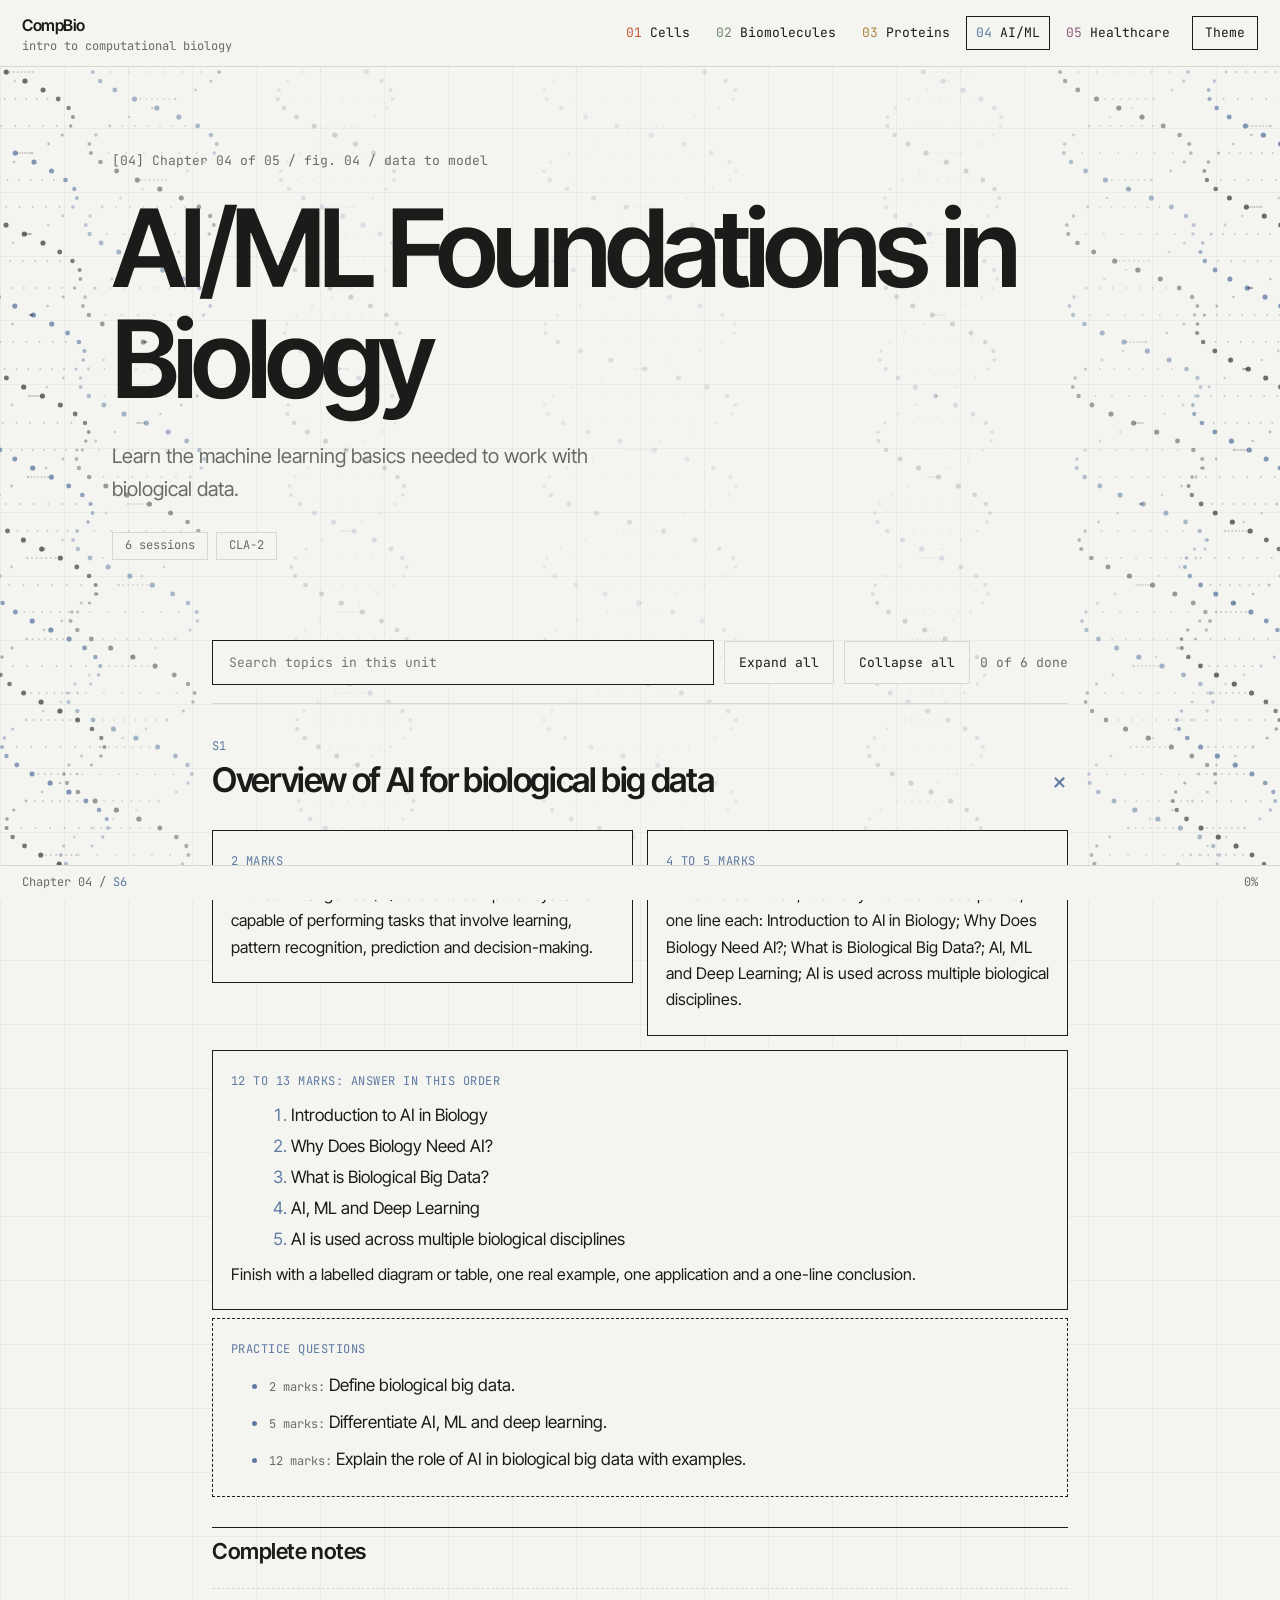
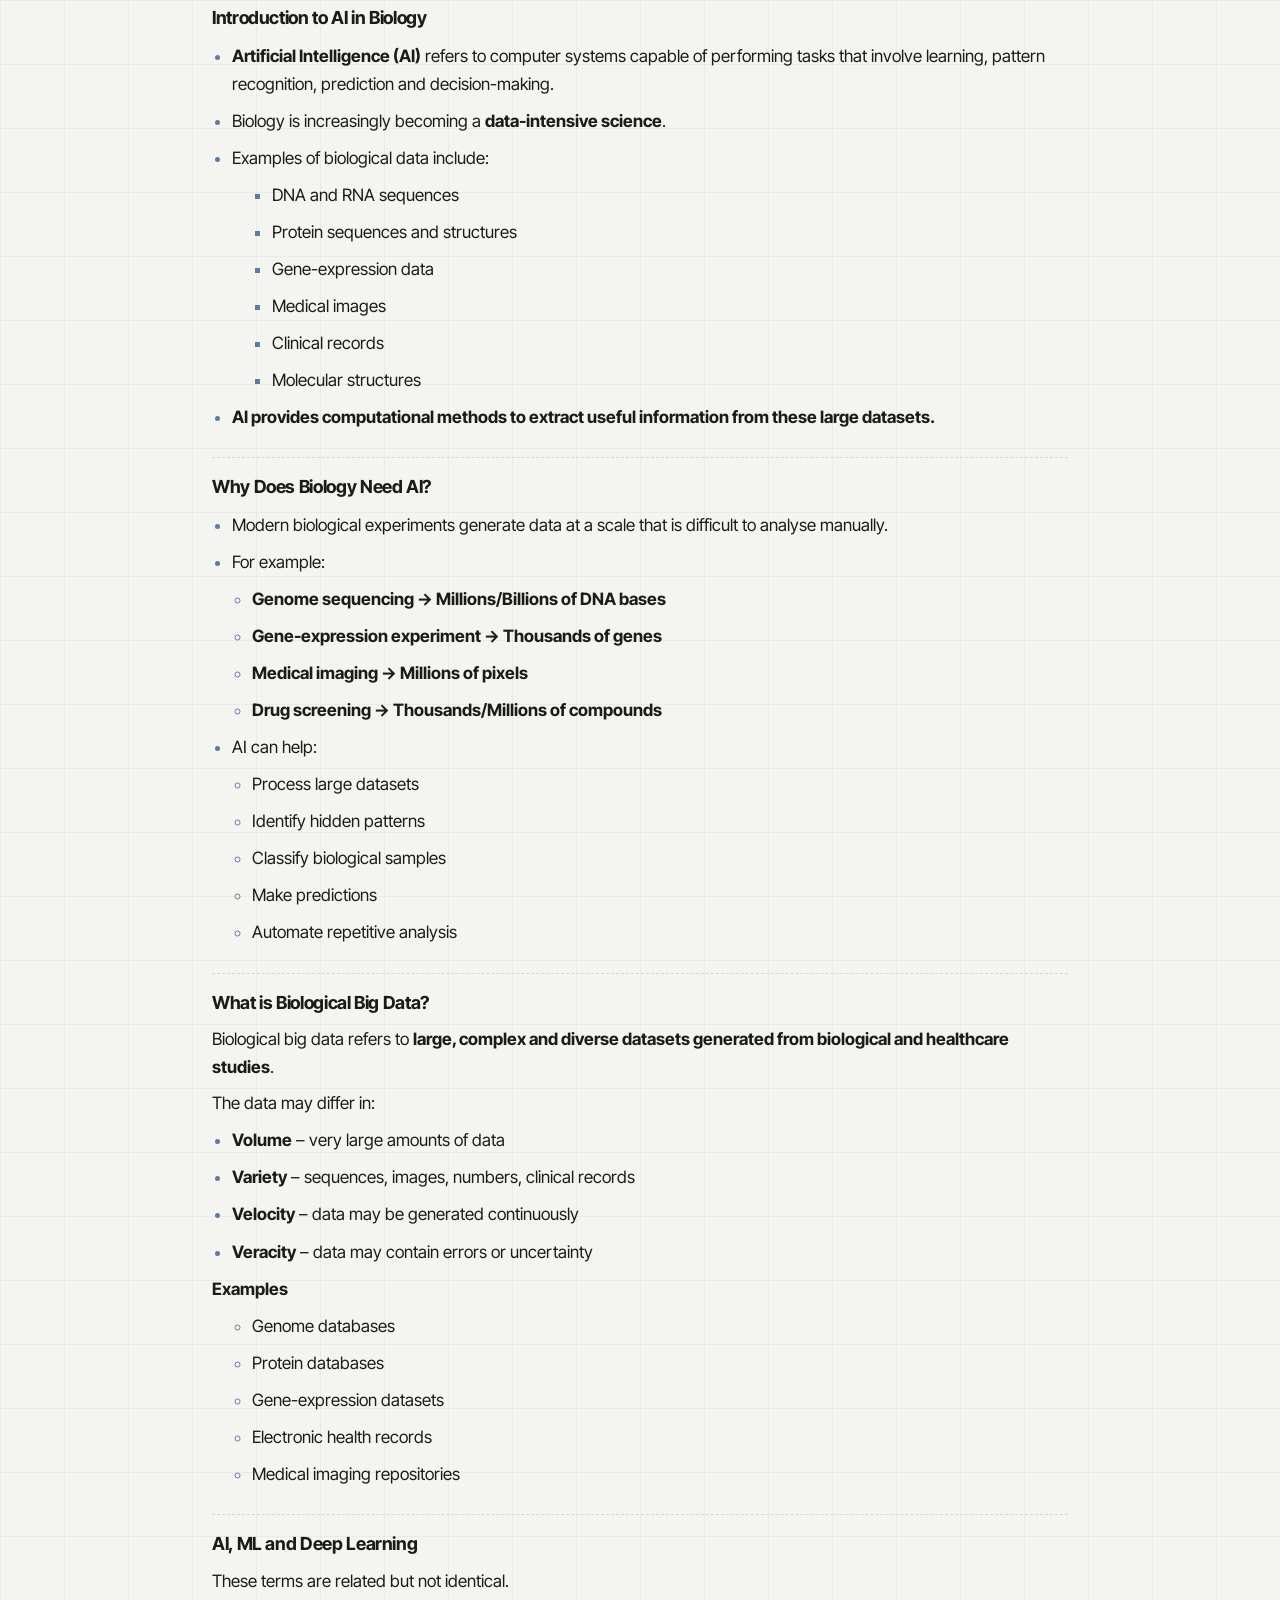
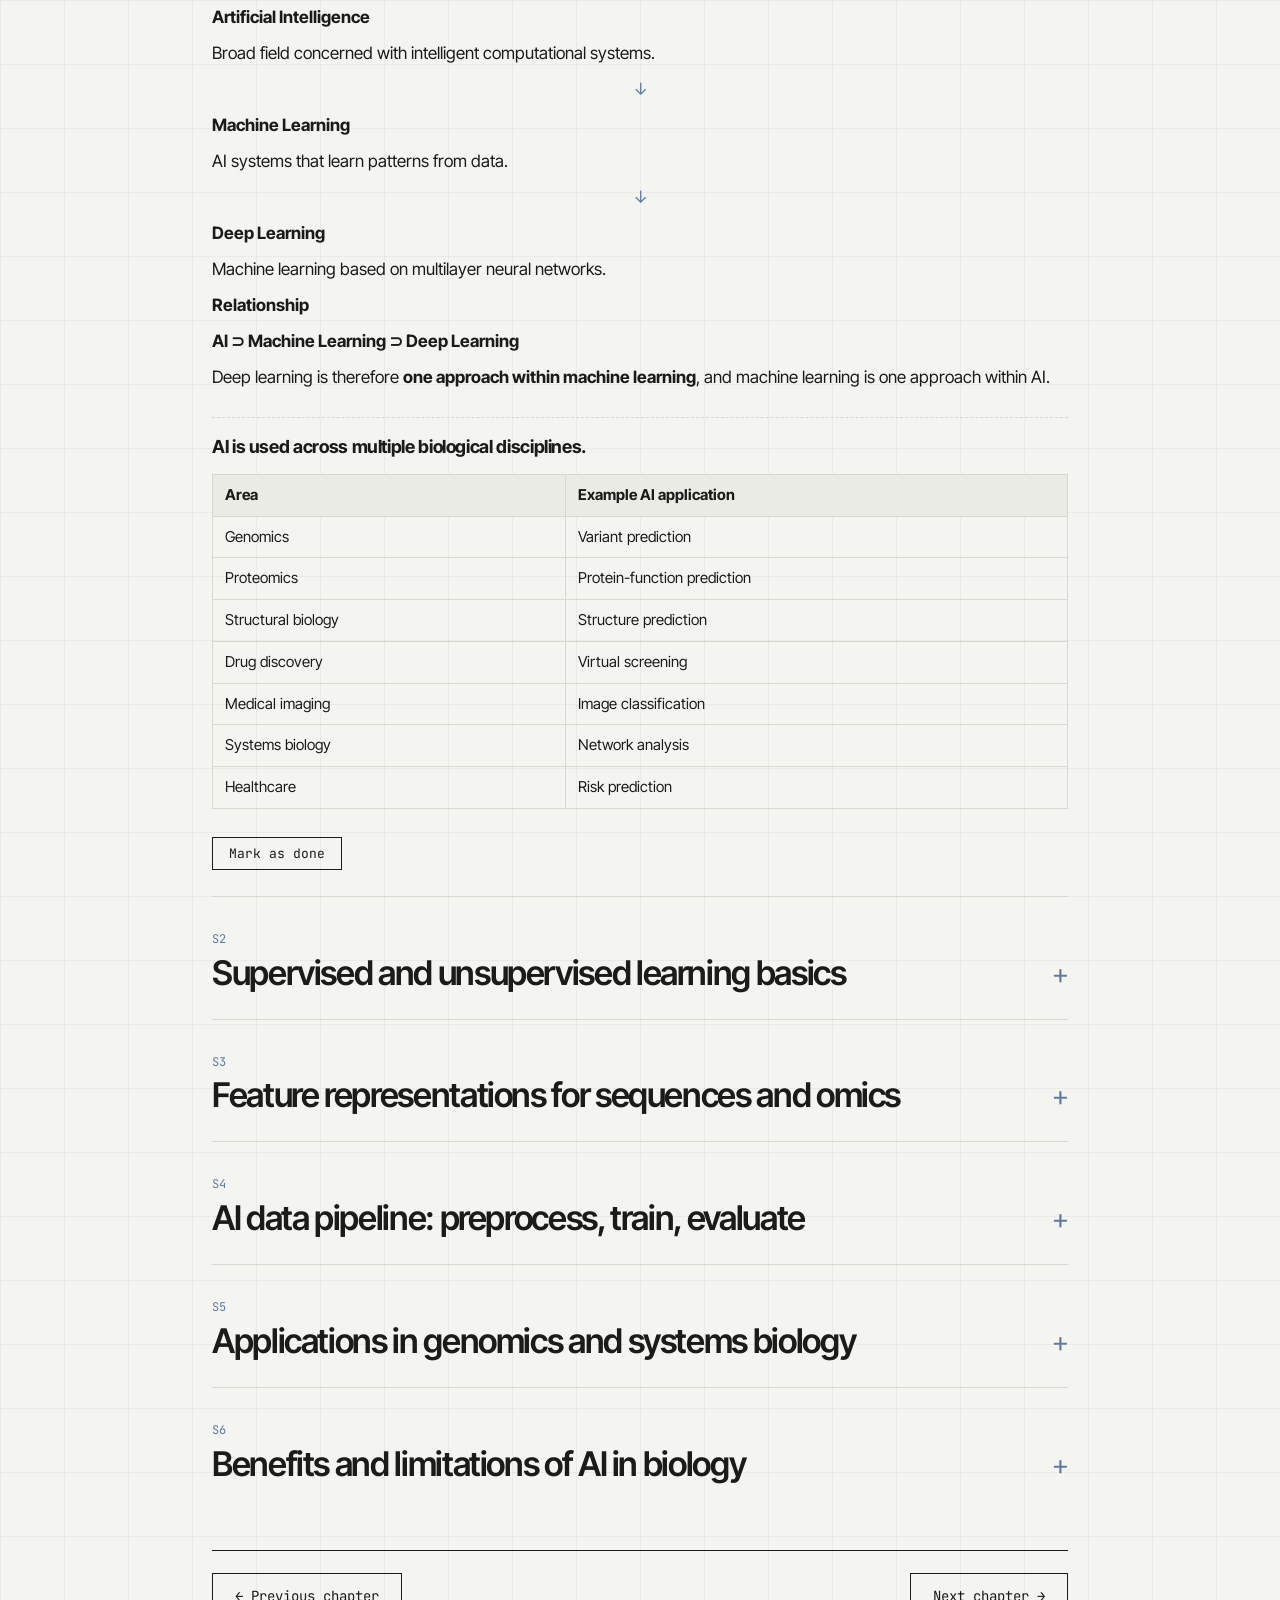
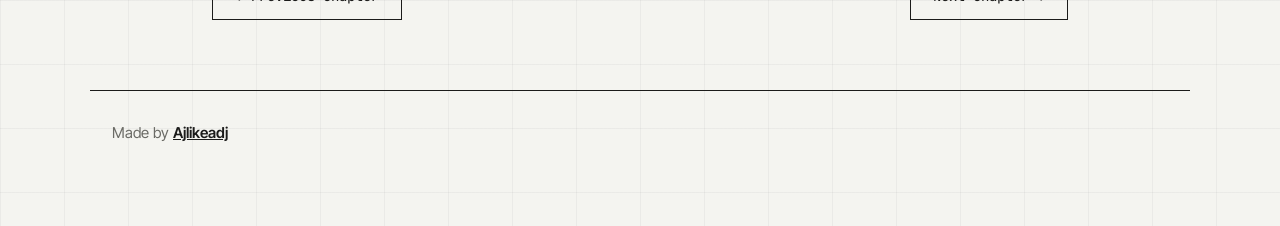
<file: unit4.html>
<!DOCTYPE html><html lang=en style="--c:#5f7ba3"><head><meta charset=utf-8><meta name=viewport content="width=device-width,initial-scale=1,viewport-fit=cover"><title>AI/ML Foundations in Biology</title><meta name=theme-color content="#f4f4f0">
<link rel=stylesheet href="https://fonts.googleapis.com/css2?family=Inter+Tight:wght@400;600&family=JetBrains+Mono:wght@400&display=swap"><link rel=stylesheet href=style.css></head><body><nav aria-label='Chapters'><a class=logo href='index.html'>CompBio<small>intro to computational biology</small></a><a class='ch' href='unit1.html' style='--c:#c65a3a' aria-label='Chapter 01: Cell Basics and Computing Analogies'><i>01</i> <span>Cells</span></a><a class='ch' href='unit2.html' style='--c:#6f8a6b' aria-label='Chapter 02: Biomolecules as Data Structures'><i>02</i> <span>Biomolecules</span></a><a class='ch' href='unit3.html' style='--c:#a8873f' aria-label='Chapter 03: Protein Structures and Prediction Algorithms'><i>03</i> <span>Proteins</span></a><a class='ch on' href='unit4.html' style='--c:#5f7ba3' aria-label='Chapter 04: AI/ML Foundations in Biology'><i>04</i> <span>AI/ML</span></a><a class='ch' href='unit5.html' style='--c:#8f5f7d' aria-label='Chapter 05: Deep Learning, Healthcare and Ethics'><i>05</i> <span>Healthcare</span></a></nav><section class=hero style='--c:#5f7ba3'><p class=mono>[04] Chapter 04 of 05 / fig. 04 / data to model</p><h1>AI/ML Foundations in Biology</h1><p class=lead>Learn the machine learning basics needed to work with biological data.</p><div class=meta><span>6 sessions</span><span>CLA-2</span></div></section><main style='--c:#5f7ba3'><article class=topic data-ind='Chapter 04 / <b>S1</b>'><span class=tag>S1</span><h2>Overview of AI for biological big data</h2><div class=exam><div><b>2 marks</b><p>Artificial Intelligence (AI) refers to computer systems capable of performing tasks that involve learning, pattern recognition, prediction and decision-making.</p></div><div><b>4 to 5 marks</b><p>Write the definition, then any 4 or 5 of these points, one line each: Introduction to AI in Biology; Why Does Biology Need AI?; What is Biological Big Data?; AI, ML and Deep Learning; AI is used across multiple biological disciplines.</p></div><div class=wide><b>12 to 13 marks: answer in this order</b><ol><li>Introduction to AI in Biology</li><li>Why Does Biology Need AI?</li><li>What is Biological Big Data?</li><li>AI, ML and Deep Learning</li><li>AI is used across multiple biological disciplines</li></ol><p>Finish with a labelled diagram or table, one real example, one application and a one-line conclusion.</p></div></div><div class=qs><b>Practice questions</b><ul><li><i>2 marks:</i> Define biological big data.</li><li><i>5 marks:</i> Differentiate AI, ML and deep learning.</li><li><i>12 marks:</i> Explain the role of AI in biological big data with examples.</li></ul></div><h3>Complete notes</h3><h4 class=st>Introduction to AI in Biology</h4><ul><li><b>Artificial Intelligence (AI)</b> refers to computer systems capable of performing tasks that involve learning, pattern recognition, prediction and decision-making.</li><li>Biology is increasingly becoming a <b>data-intensive science</b>.</li><li>Examples of biological data include:</li><li class=l3>DNA and RNA sequences</li><li class=l3>Protein sequences and structures</li><li class=l3>Gene-expression data</li><li class=l3>Medical images</li><li class=l3>Clinical records</li><li class=l3>Molecular structures</li><li><b>AI provides computational methods to extract useful information from these large datasets.</b></li></ul><h4 class=st>Why Does Biology Need AI?</h4><ul><li>Modern biological experiments generate data at a scale that is difficult to analyse manually.</li><li>For example:</li><li class=l1><b>Genome sequencing → Millions/Billions of DNA bases</b></li><li class=l1><b>Gene-expression experiment → Thousands of genes</b></li><li class=l1><b>Medical imaging → Millions of pixels</b></li><li class=l1><b>Drug screening → Thousands/Millions of compounds</b></li><li>AI can help:</li><li class=l1>Process large datasets</li><li class=l1>Identify hidden patterns</li><li class=l1>Classify biological samples</li><li class=l1>Make predictions</li><li class=l1>Automate repetitive analysis</li></ul><h4 class=st>What is Biological Big Data?</h4><p>Biological big data refers to <b>large, complex and diverse datasets generated from biological and healthcare studies</b>.</p><p>The data may differ in:</p><ul><li><b>Volume</b> – very large amounts of data</li><li><b>Variety</b> – sequences, images, numbers, clinical records</li><li><b>Velocity</b> – data may be generated continuously</li><li><b>Veracity</b> – data may contain errors or uncertainty</li></ul><p><b>Examples</b></p><ul><li class=l1>Genome databases</li><li class=l1>Protein databases</li><li class=l1>Gene-expression datasets</li><li class=l1>Electronic health records</li><li class=l1>Medical imaging repositories</li></ul><h4 class=st>AI, ML and Deep Learning</h4><p>These terms are related but not identical.</p><p><b>Artificial Intelligence</b></p><p>Broad field concerned with intelligent computational systems.</p><p class=arrow>↓</p><p><b>Machine Learning</b></p><p>AI systems that learn patterns from data.</p><p class=arrow>↓</p><p><b>Deep Learning</b></p><p>Machine learning based on multilayer neural networks.</p><p><b>Relationship</b></p><p><b>AI ⊃ Machine Learning ⊃ Deep Learning</b></p><p>Deep learning is therefore <b>one approach within machine learning</b>, and machine learning is one approach within AI.</p><h4 class=st>AI is used across multiple biological disciplines.</h4><div class=tw><table><tr><th>Area</th><th>Example AI application</th></tr><tr><td>Genomics</td><td>Variant prediction</td></tr><tr><td>Proteomics</td><td>Protein-function prediction</td></tr><tr><td>Structural biology</td><td>Structure prediction</td></tr><tr><td>Drug discovery</td><td>Virtual screening</td></tr><tr><td>Medical imaging</td><td>Image classification</td></tr><tr><td>Systems biology</td><td>Network analysis</td></tr><tr><td>Healthcare</td><td>Risk prediction</td></tr></table></div></article><article class=topic data-ind='Chapter 04 / <b>S2</b>'><span class=tag>S2</span><h2>Supervised and unsupervised learning basics</h2><div class=exam><div><b>2 marks</b><p>For biological applications, supervised and unsupervised learning are especially important.</p></div><div><b>4 to 5 marks</b><p>Write the definition, then any 4 or 5 of these points, one line each: What is Machine Learning?; MACHINE LEARNING FOUNDATIONS; Supervised Learning; Classification and Regression; What is Classification?; Multiclass classification.</p></div><div class=wide><b>12 to 13 marks: answer in this order</b><ol><li>What is Machine Learning?</li><li>MACHINE LEARNING FOUNDATIONS</li><li>Supervised Learning</li><li>Classification and Regression</li><li>What is Classification?</li><li>Multiclass classification</li><li>Common Classification Algorithms</li><li>What is Regression?</li><li>Suppose we want to predict a person&#x27;s blood glucose level</li><li>Classification vs Regression</li><li>Unsupervised Learning</li><li>Applications</li><li>Clustering in Biology</li><li>Basic Idea of Clustering</li></ol><p>Finish with a labelled diagram or table, one real example, one application and a one-line conclusion.</p></div></div><div class=qs><b>Practice questions</b><ul><li><i>2 marks:</i> Define supervised learning.</li><li><i>5 marks:</i> Differentiate classification and regression.</li><li><i>12 marks:</i> Explain supervised and unsupervised learning, with k-means and hierarchical clustering.</li></ul></div><h3>Complete notes</h3><h4 class=st>What is Machine Learning?</h4><p><b>Machine Learning (ML)</b> allows a computer to learn patterns from data rather than requiring every rule to be explicitly programmed.</p><p>Traditional programming:</p><p><b>Rules + Data → Output</b></p><p>Machine learning:</p><p><b>Data + Known examples → Learning algorithm → Model</b></p><p>Then:</p><p><b>New data → Trained model → Prediction</b></p><p>This makes ML particularly useful for biological systems where the underlying relationships can be extremely complex.</p><h4 class=st>MACHINE LEARNING FOUNDATIONS</h4><p>Major machine-learning approaches include:</p><ul><li class=l1><b>Supervised Learning</b></li><li class=l1>Learns from labelled examples.</li><li class=l1><b>Unsupervised Learning</b></li><li class=l1>Discovers patterns in unlabelled data.</li><li class=l1><b>Reinforcement Learning</b></li><li class=l1>Learns actions through rewards and penalties.</li><li class=l1>For biological applications, <b>supervised and unsupervised learning</b> are especially important.</li></ul><h4 class=st>Supervised Learning</h4><div class=tw><table><tr><th>Input</th><th>Label</th></tr><tr><td>Gene expression</td><td>Cancer</td></tr><tr><td>Gene expression</td><td>Normal</td></tr><tr><td>Gene expression</td><td>Cancer</td></tr><tr><td>Gene expression</td><td>Normal</td></tr></table></div><p>Supervised learning uses <b>labelled training data</b>.</p><p>Example:</p><p>The model learns the relationship between the input features and known labels.</p><p>It can then classify a new sample.</p><p><b>Applications</b></p><ul><li>Disease classification</li><li>Protein-function prediction</li><li>Drug activity prediction</li><li>Medical image classification</li></ul><h4 class=st>Classification and Regression</h4><p>Two common supervised-learning tasks are:</p><p><b>Classification</b></p><p>Predicts a category.</p><p>Examples:</p><ul><li class=l1>Tumour → Benign / Malignant</li><li class=l1>Patient → High risk / Low risk</li></ul><p><b>Regression</b></p><p>Predicts a numerical value.</p><p>Examples:</p><ul><li class=l1>Predicting drug activity</li><li class=l1>Predicting protein expression</li><li class=l1>Predicting disease-risk score</li></ul><h4 class=st>What is Classification?</h4><p><b>Classification</b> is a supervised learning problem in which the model predicts which <b>predefined category</b> an input belongs to.</p><p>The training data contain <b>inputs + known class labels</b>.</p><p><b>Binary classification</b></p><p>Only <b>two possible categories</b>.</p><ul><li class=l1>Examples:</li><li class=l1>Cancer / Normal</li><li class=l1>Diseased / Healthy</li><li class=l1>Toxic / Non-toxic</li><li class=l1>Active / Inactive</li></ul><h4 class=st>Multiclass classification</h4><p>More than two categories.</p><p>For example, classifying a cell into:</p><p><b>Neuron / Muscle cell / Liver cell / Immune cell-</b>The model selects one of the predefined classes.</p><p><b>Multilabel classification-</b>An observation can belong to <b>multiple categories simultaneously</b>.</p><p>For example, a protein could be associated with:</p><p><b>DNA binding + Nuclear localization + Enzyme activity</b></p><h4 class=st>Common Classification Algorithms</h4><p>Some commonly used algorithms are:</p><p>Logistic Regression</p><p>Decision Trees</p><p>Random Forest</p><p>Support Vector Machines (SVM)</p><p>k-Nearest Neighbours (k-NN)</p><p>Neural Networks</p><p>Deep-learning models</p><h4 class=st>What is Regression?</h4><p><b>Regression</b> is a supervised learning problem in which the model predicts a <b>continuous numerical value</b>.</p><p>Instead of asking:</p><p>&quot;Which category does this sample belong to?&quot;</p><p>we ask:</p><p><b>&quot;What numerical value should be predicted?“</b></p><h4 class=st>Suppose we want to predict a person&#x27;s blood glucose level.</h4><p>We give the model information such as:</p><p>Age</p><p>Weight</p><p>Previous glucose level</p><p>Activity level</p><p>The model may predict:</p><p><b>Blood glucose = 125 mg/dL</b></p><p>The answer is a <b>number</b>, so this is regression.</p><h4 class=st>Classification vs Regression</h4><div class=tw><table><tr><th>Feature</th><th>Classification</th><th>Regression</th></tr><tr><td>Output</td><td>Category</td><td>Numerical value</td></tr><tr><td>Type</td><td>Discrete</td><td>Continuous</td></tr><tr><td>Example</td><td>Cancer / Normal</td><td>Blood glucose = 125 mg/dL</td></tr><tr><td></td><td></td><td></td></tr><tr><td>Output example</td><td>Cancer</td><td>78.5</td></tr><tr><td>Common use</td><td>Diagnosis</td><td>Prediction of measurement</td></tr></table></div><figure><img src="img/bdcf5799d2.jpg" decoding=async alt="Diagram"></figure><h4 class=st>Unsupervised Learning</h4><p>Unsupervised learning works with <b>unlabelled data</b>.</p><p>The algorithm attempts to discover natural patterns.</p><p>Example:</p><p><b>Gene-expression data</b></p><p class=arrow>↓</p><p><b>Clustering</b></p><p class=arrow>↓</p><p><b>Patient Group 1</b></p><p><b>Patient Group 2</b></p><p><b>Patient Group 3</b></p><p>The researcher may then investigate whether these groups correspond to different biological subtypes.</p><h4 class=st>Applications</h4><p>Patient clustering</p><p>Gene-expression analysis</p><p>Molecular subtype discovery</p><p>Biological pattern discovery</p><h4 class=st>Clustering in Biology</h4><p><b>Clustering</b> groups similar data points together.</p><p>Suppose researchers have gene-expression data from 500 patients.</p><p>The algorithm may identify:</p><p><b>Cluster 1 → Similar expression pattern</b></p><p><b>Cluster 2 → Different expression pattern</b></p><p><b>Cluster 3 → Another expression pattern</b></p><p>Researchers can then investigate the biological significance of these groups.</p><p>Common approaches include:</p><p>K-means clustering</p><p>Hierarchical clustering</p><h4 class=st>Basic Idea of Clustering</h4><p>Gene B</p><p>|</p><p>90|                 ● P5</p><p>|              ● P4   ● P6</p><p>|</p><p>|</p><p>20|     ● P2</p><p>|  ● P1    ● P3</p><p>|</p><p>+---------------------------- Gene A</p><ul><li>The objective of clustering is to allow the <b>computer to discover these groups automatically</b>.</li></ul><p><b>We can visually see two groups.</b></p><h4 class=st>What Does &quot;Similarity&quot; Mean?</h4><p>Clustering requires some way to measure how similar or different two observations are.</p><p>A common measure is <b>distance</b>.</p><p><b>Small distance → More similar</b></p><p><b>Large distance → Less similar</b></p><p>In biological datasets, the definition of similarity depends on the type of data.</p><h4 class=st>What is K-Means Clustering?</h4><p><b>K-Means</b> is one of the simplest and most widely used clustering algorithms.</p><p>The <b>K</b> represents the number of clusters we want to create.</p><p>For example:</p><p><b>K = 2 → Two clusters</b></p><p><b>K = 3 → Three clusters</b></p><p><b>K = 5 → Five clusters</b></p><p>The algorithm attempts to divide the data into <b>K groups</b> such that points within the same group are relatively similar.</p><h4 class=st>K-Means Algorithm – Basic Steps</h4><p><b>Step 1 – Choose K</b></p><p>Decide how many clusters you want.</p><p>For example:</p><p><b>K = 2</b></p><p>S<b>tep 2 – Select Initial Centroids(average position of all the points belonging to that cluster</b>.)</p><p>The algorithm initially chooses two points as cluster centres.</p><p>● = Data point</p><p>X = Initial centroid</p><p>●   ●</p><p>X            X</p><p>●   ●</p><p><b>Step 3 – Assign Points to the Nearest Centroid</b></p><p>For every data point:</p><p><b>Calculate distance to each centroid</b></p><p class=arrow>↓</p><p><b>Choose the closest centroid</b></p><p class=arrow>↓</p><p><b>Assign the point to that cluster</b></p><p>For example:</p><p>Cluster 1          Cluster 2</p><p>● ● ●              ● ● ●</p><p>●                   ●</p><p><b>Step 4 – Recalculate the Centroids</b></p><p>Once points have been assigned, calculate the new centre of each cluster.</p><p>The centroid moves toward the centre of the points.</p><p>Then:</p><p><b>Reassign points → Recalculate centroids → </b></p><p>This continues until the clusters become stable.</p><h4 class=st>Advantages of K-Means</h4><p><b>Simple</b></p><p>Easy to understand and implement.</p><p><b>Fast</b></p><p>Generally computationally efficient for large datasets.</p><p><b>Scalable</b></p><p>Can be applied to relatively large datasets.</p><p><b>Easy to visualize</b></p><p>Clusters can be plotted when the data have two or three dimensions.</p><p><b>Useful for exploration</b></p><p>Can help researchers discover previously unknown groups.</p><h4 class=st>Limitations of K-Means</h4><p><b>1. K must be chosen</b></p><p>The algorithm requires the number of clusters to be specified.</p><p><b>2. Sensitive to initialization</b></p><p>Different starting centroids can sometimes produce different results.</p><p><b>3. Sensitive to outliers</b></p><p>Extreme data points can influence the centroid.</p><p><b>4. Assumes certain cluster shapes</b></p><p>K-Means works particularly well when clusters are relatively compact and separated.</p><p><b>5. Scaling matters</b></p><p>Features measured on very different scales can dominate the distance calculation.</p><p>For biological data, <b>normalization or appropriate scaling</b> may therefore be important.</p><h4 class=st>Hierarchical clustering</h4><p><b>Hierarchical clustering</b> is an unsupervised learning method that groups similar data points and creates a <b>tree-like structure of clusters</b>.</p><p>Unlike K-means, we <b>do not need to specify the number of clusters at the beginning</b>.</p><p>The result is represented as a <b>dendrogram</b>.</p><p><b>Basic process:</b></p><p>Start with each data point as a separate cluster.</p><p>Find the two most similar clusters.</p><p>Merge them into one cluster.</p><p>Continue merging until all points form one large cluster.</p><p>Cut the dendrogram at a chosen level to obtain the desired groups.</p><figure><img src="img/e611f28d66.jpg" decoding=async alt="Diagram"></figure><h4 class=st>Two approaches</h4><ul><li><b>Agglomerative clustering</b></li><li class=l1>Starts with individual data points.</li><li class=l1>Gradually <b>merges</b> similar clusters.</li><li class=l1>Most commonly used.</li><li><b>Divisive clustering</b></li><li class=l1>Starts with one large cluster.</li><li class=l1>Gradually <b>splits</b> it into smaller clusters.</li></ul><p><b>Biological applications</b></p><p>Grouping genes with similar expression</p><p>Clustering patients based on molecular profiles</p><p>Grouping similar species or organisms</p><p>Analysing patterns in omics datasets</p><figure><img src="img/5469703590.jpg" decoding=async alt="Diagram"></figure><h4 class=st>Figure</h4><div class=tw><table><tr><th>Feature</th><th>Supervised</th><th>Unsupervised</th></tr><tr><td>Labels</td><td>Required</td><td>Not required</td></tr><tr><td>Goal</td><td>Prediction</td><td>Pattern discovery</td></tr><tr><td>Example</td><td>Cancer classification</td><td>Patient clustering</td></tr><tr><td>Output</td><td>Known categories/values</td><td>Groups/patterns</td></tr></table></div></article><article class=topic data-ind='Chapter 04 / <b>S3</b>'><span class=tag>S3</span><h2>Feature representations for sequences and omics</h2><div class=exam><div><b>2 marks</b><p>Feature representation means converting biological data into a form that a machine-learning algorithm can understand and process.</p></div><div><b>4 to 5 marks</b><p>Write the definition, then any 4 or 5 of these points, one line each: Feature Representation; Representing DNA and RNA Sequences; B. k-mer representation; C. Representing Protein Sequences; What is Omics Data?.</p></div><div class=wide><b>12 to 13 marks: answer in this order</b><ol><li>Feature Representation</li><li>Representing DNA and RNA Sequences</li><li>B. k-mer representation</li><li>C. Representing Protein Sequences</li><li>What is Omics Data?</li></ol><p>Finish with a labelled diagram or table, one real example, one application and a one-line conclusion.</p></div></div><div class=qs><b>Practice questions</b><ul><li><i>2 marks:</i> What is one-hot encoding?</li><li><i>5 marks:</i> Explain k-mer representation.</li><li><i>12 marks:</i> Explain feature representation for DNA, RNA, proteins and omics data.</li></ul></div><h3>Complete notes</h3><h4 class=st>Feature Representation</h4><p><b>Feature representation</b> means converting biological data into a form that a machine-learning algorithm can understand and process.</p><p>Biological data such as DNA sequences, protein sequences, gene-expression values, or metabolomics data are usually not directly suitable as ML inputs. They must first be represented as <b>numerical features</b>.</p><p>Feature representation is the process of converting biological information into numerical form so that an AI or machine-learning algorithm can process it.</p><h4 class=st>Representing DNA and RNA Sequences</h4><p><b>A. One-hot encoding</b></p><p>Each nucleotide is represented using a binary vector.</p><p>For example:</p><p>ATGC becomes:</p><p>This representation does not assume that one nucleotide is numerically greater or smaller than another.</p><p><b>Applications:</b></p><p>DNA classification</p><p>Promoter prediction</p><p>Enhancer prediction</p><p>Variant analysis</p><p>RNA sequence analysis</p><div class=tw><table><tr><th>Base</th><th>Representation</th></tr><tr><td>A</td><td>1 0 0 0</td></tr><tr><td>T</td><td>0 1 0 0</td></tr><tr><td>G</td><td>0 0 1 0</td></tr><tr><td>C</td><td>0 0 0 1</td></tr></table></div><h4 class=st>B. k-mer representation</h4><p>A <b>k-</b><b>mer</b> is a sequence of <b>k consecutive nucleotides</b>.</p><p>For example, for: ATGCGT</p><p>the 2-mers are:</p><p>AT, TG, GC, CG, GT</p><p>The algorithm can count how frequently different k-mers occur.</p><p>For DNA, if <b>k = 2</b>, there are:</p><p><b>4² = 16 possible 2-mers</b></p><p>Thus, a sequence can be represented by a vector containing the frequencies of its k-mers.</p><p><b>Applications:</b></p><ul><li class=l1>Genome classification</li><li class=l1>Species identification</li><li class=l1>Promoter prediction</li><li class=l1>Regulatory sequence analysis</li><li class=l1>Microbial classification</li></ul><h4 class=st>C. Representing Protein Sequences</h4><p>Protein sequences contain <b>20 standard amino acids</b>.</p><p>Example:</p><p>MKTLLV...</p><p>Each amino acid can be represented using different features.</p><p><b>Simple representation</b></p><p>Each amino acid can be converted into numerical properties such as:</p><p>Molecular weight, Hydrophobicity, Charge, Polarity, amino acid composition</p><p>For example, a protein can be represented by the <b>percentage of each amino acid</b>.</p><p>This produces a <b>20-dimensional feature vector</b>:</p><p>[A%, R%, N%, D%, C%, ..., Y%, V%]</p><p>This is called <b>amino-acid composition</b>.</p><h4 class=st>What is Omics Data?</h4><p><b>Omics</b> refers to large-scale biological datasets that measure many biological molecules simultaneously.</p><p>The major challenge is that omics datasets can contain <b>thousands or millions of features</b>.</p><p>For example, a gene-expression dataset may contain:</p><p><b>Samples × Genes</b></p><p>500 patients × 20,000 genes</p><p>This means there are 20,000 potential features for each patient.</p><p>The ML model can use them to predict something such as:</p><ul><li class=l1>Disease vs normal</li><li class=l1>Cancer subtype</li><li class=l1>Drug response</li><li class=l1>Patient outcome</li></ul></article><article class=topic data-ind='Chapter 04 / <b>S4</b>'><span class=tag>S4</span><h2>AI data pipeline: preprocess, train, evaluate</h2><div class=exam><div><b>2 marks</b><p>Preprocessing is the process of cleaning and preparing raw biological data before using it for machine learning.</p></div><div><b>4 to 5 marks</b><p>Write the definition, then any 4 or 5 of these points, one line each: Data Pipeline – Overview; Data Preprocessing; Feature Representation and Data Splitting; Step 3 – Model Training; Step 4 – Model Evaluation; Step 5: Prediction.</p></div><div class=wide><b>12 to 13 marks: answer in this order</b><ol><li>Data Pipeline – Overview</li><li>Data Preprocessing</li><li>Feature Representation and Data Splitting</li><li>Step 3 – Model Training</li><li>Step 4 – Model Evaluation</li><li>Step 5: Prediction</li></ol><p>Finish with a labelled diagram or table, one real example, one application and a one-line conclusion.</p></div></div><div class=qs><b>Practice questions</b><ul><li><i>2 marks:</i> What is data preprocessing?</li><li><i>5 marks:</i> Write the steps in an AI data pipeline.</li><li><i>12 marks:</i> Explain the AI data pipeline with the diabetes-prediction example.</li></ul></div><h3>Complete notes</h3><h4 class=st>Data Pipeline – Overview</h4><p>An AI model does not directly learn from raw biological data. The data must pass through a series of steps before the model can make reliable predictions.</p><p><b>Basic AI pipeline:</b></p><ul><li><b>Preprocess:</b> Clean and prepare the data.</li><li><b>Feature representation:</b> Convert biological information into suitable numerical features.</li><li><b>Train:</b> Use training data to learn patterns.</li><li><b>Evaluate:</b> Test how well the trained model performs on unseen data.</li><li><b>Prediction:</b> Apply the trained model to new biological samples.</li></ul><p>The quality of each step affects the final performance of the AI model.</p><p><b>Raw Data → </b></p><p><b>Preprocess → </b></p><p><b>Feature Representation → </b></p><p><b>Train → </b></p><p><b>Evaluate → </b></p><p><b>Prediction</b></p><h4 class=st>Data Preprocessing</h4><p><b>Preprocessing</b> is the process of cleaning and preparing raw biological data before using it for machine learning.</p><p>Biological datasets may contain:</p><ul><li class=l1>Missing values</li><li class=l1>Duplicate observations</li><li class=l1>Measurement errors</li><li class=l1>Noise</li><li class=l1>Different scales between variables</li><li class=l1>Inconsistent formats</li></ul><p>Common preprocessing steps include:</p><ul><li class=l1>Removing or handling missing values</li><li class=l1>Removing duplicate or incorrect data</li><li class=l1>Normalizing or standardizing numerical values</li><li class=l1>Encoding categorical information</li><li class=l1>Checking for outliers</li><li class=l1>Ensuring that all samples are represented consistently</li></ul><h4 class=st>Feature Representation and Data Splitting</h4><p>After preprocessing, biological information is converted into <b>features</b> that can be used by the AI model.</p><p>Examples:</p><p>DNA → k-mer frequencies or one-hot encoding</p><p>Protein → amino-acid features or embeddings</p><p>Gene expression → numerical expression values</p><p>Clinical data → age, laboratory values, treatment history, etc.</p><p>The dataset is then divided into different subsets:</p><p><b>Training set →</b> Used to teach the model</p><p><b>Validation set →</b> Used to tune and select the model</p><p><b>Test set →</b> Used for final evaluation</p><p>A common approach is to use approximately <b>70–80% for training</b> and the remaining data for validation/testing, although the exact proportions depend on the dataset and study design.</p><h4 class=st>Step 3 – Model Training</h4><p>During <b>training</b>, the AI model learns patterns from the training data.</p><p>The model receives:</p><p><b>Input features → Model → Prediction</b></p><p>The prediction is compared with the known answer, called the <b>target or label</b>.</p><p>The model calculates an <b>error (loss)</b> and adjusts its parameters to reduce this error.</p><p>This process is repeated many times until the model learns useful patterns.</p><p><b>Example:</b></p><h4 class=st>Step 4 – Model Evaluation</h4><p>After training, the model must be tested using <b>unseen data</b>.</p><p>This determines whether the model has learned general patterns rather than simply memorizing the training data.</p><p>For <b>classification</b>, commonly used measures include:</p><p><b>Accuracy</b> – overall proportion of correct predictions</p><p><b>Precision</b> – how many predicted positives were actually positive</p><p><b>Recall/Sensitivity</b> – how many actual positives were correctly identified</p><p><b>Specificity</b> – how many actual negatives were correctly identified</p><p><b>F1-score</b> – balance between precision and recall</p><p>For <b>regression</b>, common measures include:</p><p><b>MAE</b> – Mean Absolute Error</p><p><b>MSE</b> – Mean Squared Error</p><p><b>RMSE</b> – Root Mean Squared Error</p><p><b>R²</b> – coefficient of determination</p><h4 class=st>Step 5: Prediction</h4><p>Once the AI model has been <b>trained and evaluated</b>, it can be used to make predictions on <b>new, unseen biological data</b>.</p><p><b>Example:</b></p><p>A model is trained using patient data where the disease status is already known.</p><p><b>New patient data → Trained AI model → Prediction</b></p><p>For example:</p><p><b>Clinical + genomic data → AI model → Disease: High Risk / Low Risk</b></p><h4 class=st>Figure</h4><figure><img src="img/679dc9eb5a.jpg" decoding=async alt="Diagram"></figure></article><article class=topic data-ind='Chapter 04 / <b>S5</b>'><span class=tag>S5</span><h2>Applications in genomics and systems biology</h2><div class=exam><div><b>2 marks</b><p>In genomics AI identifies genes and variants and analyses gene expression; in systems biology it models how many components of a cell interact.</p></div><div><b>4 to 5 marks</b><p>Write the definition, then any 4 or 5 of these points, one line each: AI in Genomics; AI for Gene and Variant Analysis; AI for Gene Expression Analysis; Systems Biology.</p></div><div class=wide><b>12 to 13 marks: answer in this order</b><ol><li>AI in Genomics</li><li>AI for Gene and Variant Analysis</li><li>AI for Gene Expression Analysis</li><li>Systems Biology</li></ol><p>Finish with a labelled diagram or table, one real example, one application and a one-line conclusion.</p></div></div><div class=qs><b>Practice questions</b><ul><li><i>2 marks:</i> Name two AI applications in genomics.</li><li><i>5 marks:</i> Explain AI in gene expression analysis.</li><li><i>12 marks:</i> Explain AI applications in genomics and systems biology.</li></ul></div><h3>Complete notes</h3><h4 class=st>AI in Genomics</h4><p><b>Genomics</b> is the study of an organism&#x27;s complete DNA.</p><p>AI can analyse large genomic datasets and identify patterns that may be difficult to detect manually.</p><p><b>Applications:</b></p><p>Genome sequence analysis</p><p>Identification of genetic variants</p><p>Disease-associated mutation prediction</p><p>Gene function prediction</p><p>Genome classification</p><p>Prediction of regulatory regions</p><p><b>Example:</b></p><p><b>DNA sequence → AI model → Predict whether a genetic variant may be associated with disease</b></p><h4 class=st>AI for Gene and Variant Analysis</h4><p>A genome can contain millions of genetic variations between individuals.</p><p>AI can help identify which variations may be biologically important.</p><p><b>Workflow:</b></p><p><b>DNA sequence → Identify variants → AI analysis → Predict possible effect</b></p><p>For example, an AI model can analyse a mutation and predict whether it is likely to have:</p><p>Little or no effect</p><p>A possible functional effect</p><p>A potentially harmful effect</p><p>This can help researchers prioritize variants for further experimental investigation.</p><h4 class=st>AI for Gene Expression Analysis</h4><p><b>Gene expression</b> tells us how actively genes are being expressed in a cell or tissue.</p><p>AI can analyse gene-expression data to identify patterns associated with different biological conditions.</p><p><b>Example:</b></p><p>Gene-expression data from:</p><p><b>Healthy cells + Cancer cells</b></p><p class=arrow>↓</p><p><b>AI/ML analysis</b></p><p class=arrow>↓</p><p><b>Identify genes or patterns associated with cancer</b></p><p>Applications include:</p><p>Disease classification</p><p>Cancer subtype identification</p><p>Prediction of treatment response</p><h4 class=st>Systems Biology</h4><p><b>Systems biology</b> studies how different biological components work together as a system.</p><p>Instead of studying only one gene or protein, it considers interactions between:</p><p><b>Genes ↔ Proteins ↔ Metabolites ↔ Cells</b></p><p>AI can analyse these complex relationships and identify patterns within biological systems.</p><p>Examples include:</p><p>Gene regulatory networks</p><p>Protein–protein interaction networks</p><p>Cell signalling pathways</p></article><article class=topic data-ind='Chapter 04 / <b>S6</b>'><span class=tag>S6</span><h2>Benefits and limitations of AI in biology</h2><div class=exam><div><b>2 marks</b><p>AI in biology offers speed and pattern discovery, but it is limited by data bias, overfitting, poor explainability and the need for lab validation.</p></div><div><b>4 to 5 marks</b><p>Write the definition, then any 4 or 5 of these points, one line each: Benefits of AI in Biology; Limitations of AI in Biology; Overfitting; Common causes OF Overfitting.</p></div><div class=wide><b>12 to 13 marks: answer in this order</b><ol><li>Benefits of AI in Biology</li><li>Limitations of AI in Biology</li><li>Overfitting</li><li>Common causes OF Overfitting</li></ol><p>Finish with a labelled diagram or table, one real example, one application and a one-line conclusion.</p></div></div><div class=qs><b>Practice questions</b><ul><li><i>2 marks:</i> What is overfitting?</li><li><i>5 marks:</i> List the benefits and limitations of AI in biology.</li><li><i>12 marks:</i> Discuss the benefits, limitations and overfitting problem of AI in biology.</li></ul></div><h3>Complete notes</h3><h4 class=st>Benefits of AI in Biology</h4><p>AI can process large amounts of biological data and identify patterns that may be difficult to detect manually.</p><p><b>Major benefits:</b></p><p><b>Handles large datasets</b> – Can analyse genomic, clinical and molecular data at large scale.</p><p><b>Fast analysis</b> – Performs computational analysis much faster than manual approaches.</p><p><b>Pattern recognition</b> – Identifies relationships and patterns in complex biological data.</p><p><b>Automation</b> – Automates repetitive analysis tasks.</p><p><b>Prediction</b> – Can predict disease risk, drug properties, gene functions and other biological outcomes.</p><p><b>Personalization</b> – Can support personalized medicine by analysing individual patient data.</p><h4 class=st>Limitations of AI in Biology</h4><p>AI models also have important limitations.</p><p><b>Data quality:</b> Poor-quality data can produce poor predictions.</p><p><b>Limited training data:</b> Some biological problems have relatively small datasets.</p><p><b>Bias:</b> If the training data are biased, the model can produce biased results.</p><p><b>Overfitting:</b> A model may perform well on training data but poorly on new data.</p><p><b>Generalization:</b> A model trained using one population, laboratory or dataset may not work equally well in another.</p><p><b>Interpretability:</b> Some complex AI models are difficult to understand.</p><h4 class=st>Overfitting</h4><p>Overfitting means the AI model learns the training data too well — including its noise and small details — instead of learning the general pattern.</p><p>So:</p><p>Training data → Very good performance <br>New/unseen data → Poor performance</p><p>Simple example:</p><p>Suppose we train an AI to predict diabetes using patient data.</p><p>The model is given 1,000 previous patient records.</p><p>If it memorizes the specific patterns of those 1,000 patients rather than learning general relationships between age, weight, glucose level, etc., it may perform like this:</p><p>This is <b>overfitting</b>.</p><div class=tw><table><tr><th>Data</th><th>Accuracy</th></tr><tr><td>Training patients</td><td>98%</td></tr><tr><td>New patients</td><td>65%</td></tr></table></div><h4 class=st>Common causes OF Overfitting</h4><p><b>Too complex a model</b></p><p><b>Too little training data</b></p><p><b>Too many features</b></p><p><b>Noisy data</b></p><p>Training the model for too long in some settings</p><p><b>Some ways to reduce overfitting?</b></p><p>Use more training data</p><p>Remove irrelevant features</p><p>Use a simpler model</p><p>Use <b>regularization</b></p><p>Use <b>cross-validation</b></p><p>Use techniques such as <b>dropout</b> in neural networks</p><p>Evaluate the model on <b>unseen data</b></p></article><div class=pager><a href='unit3.html'>← Previous chapter</a><a href='unit5.html'>Next chapter →</a></div></main><footer>Made by <a href='https://github.com/ajlikeadj' target=_blank rel='noopener noreferrer'>Ajlikeadj</a></footer><script defer src=script.js></script></body></html>
</file>
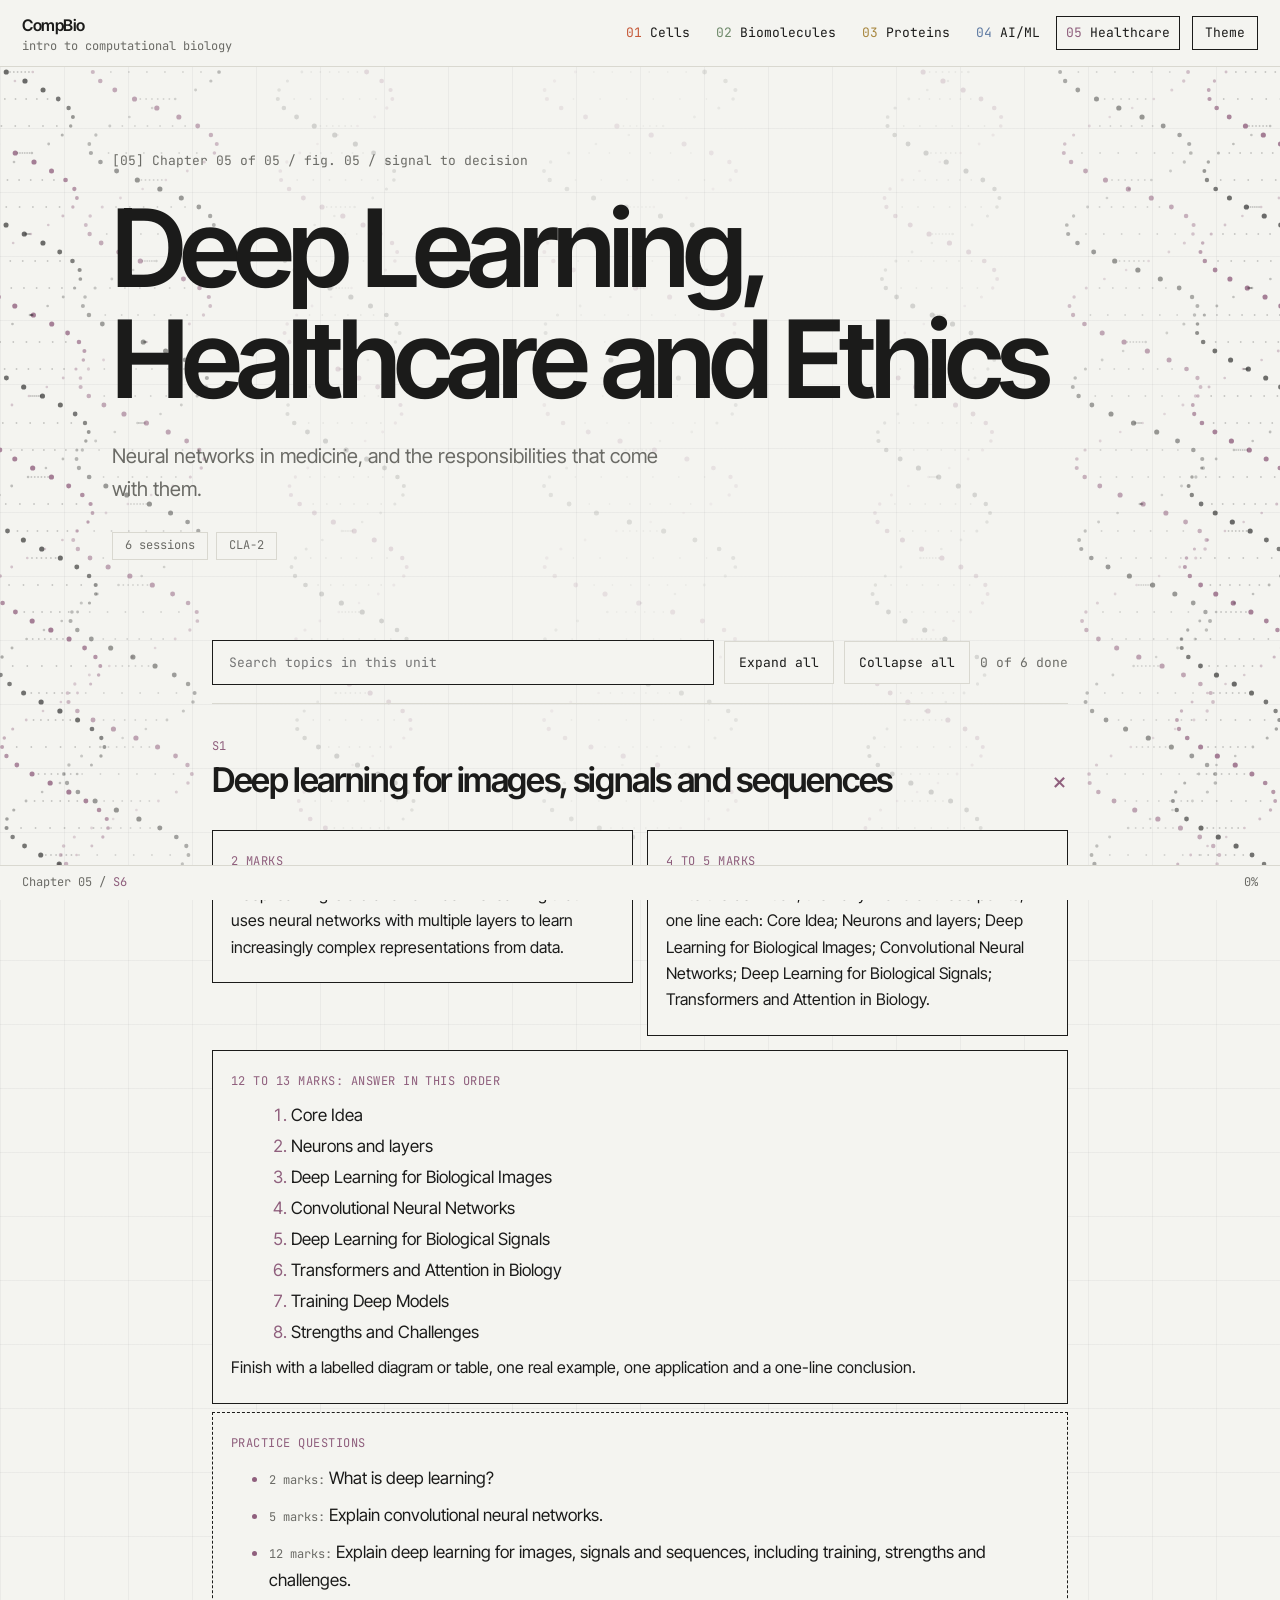
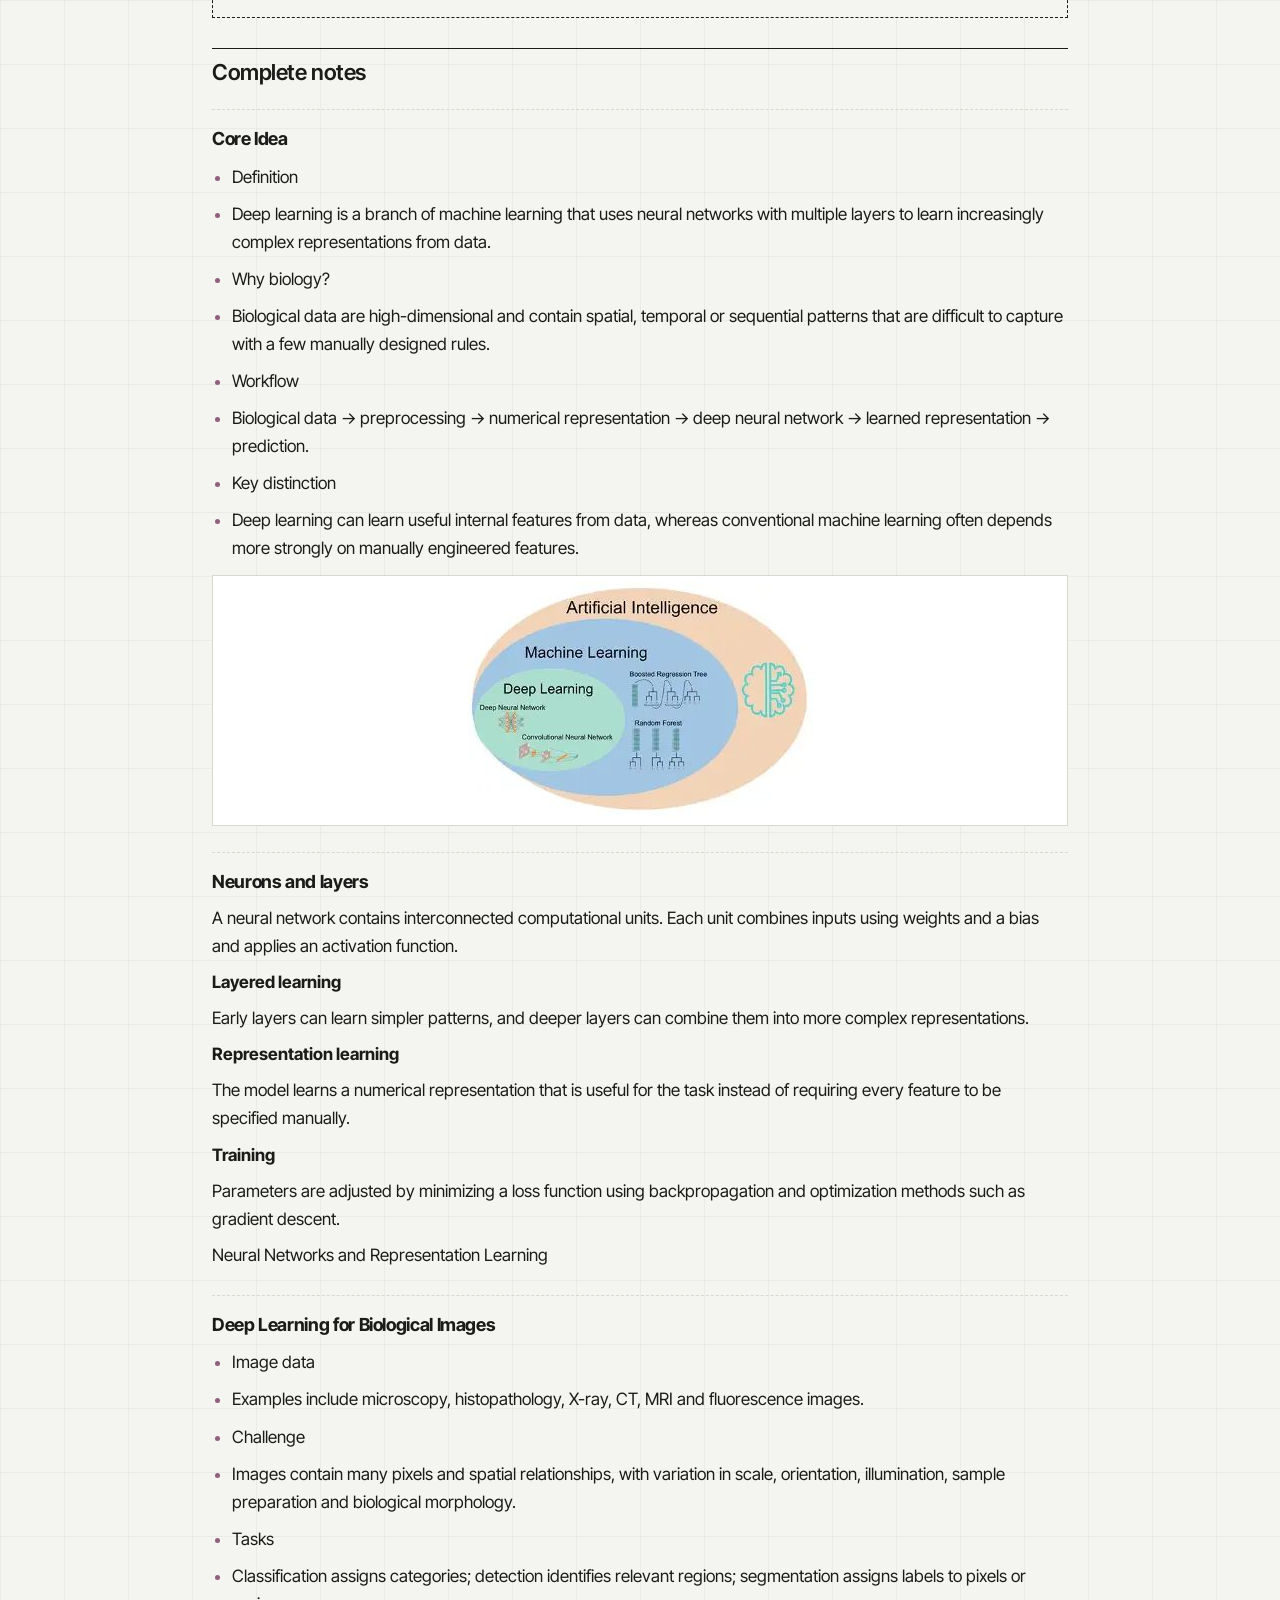
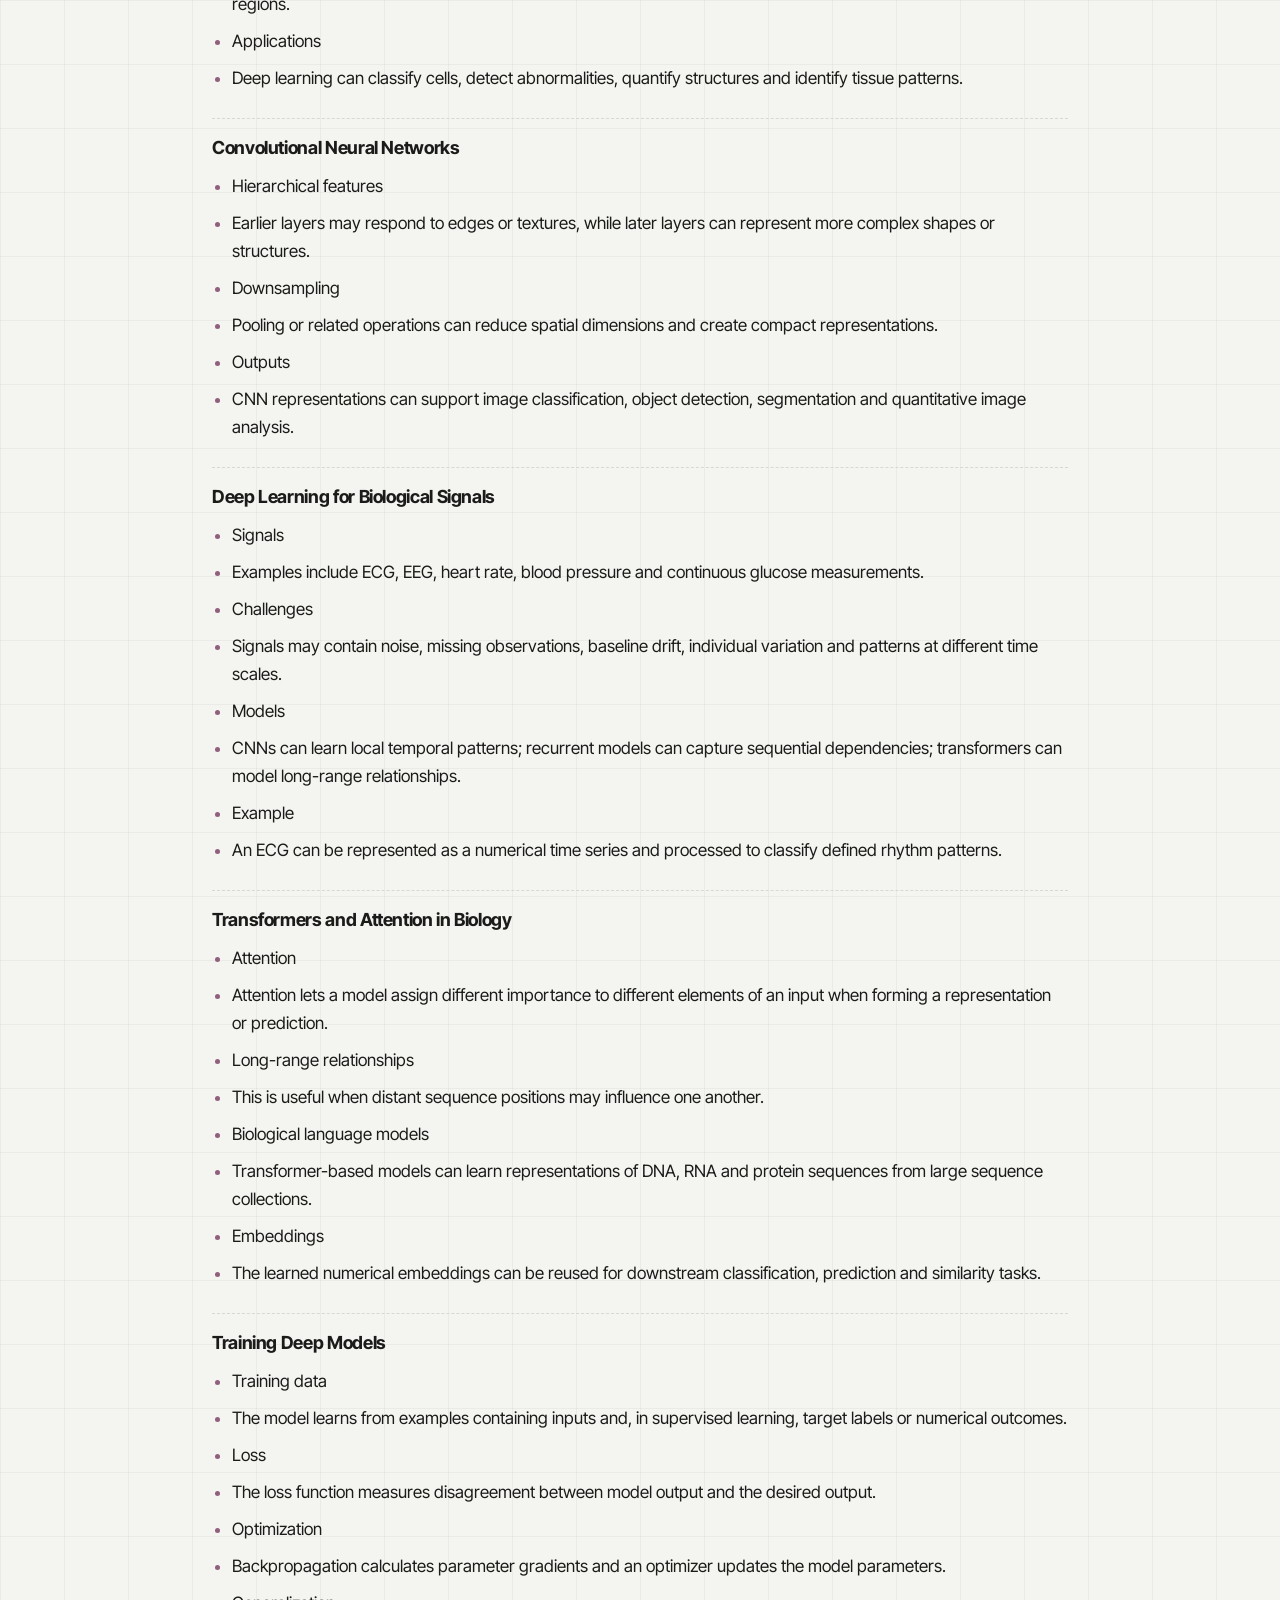
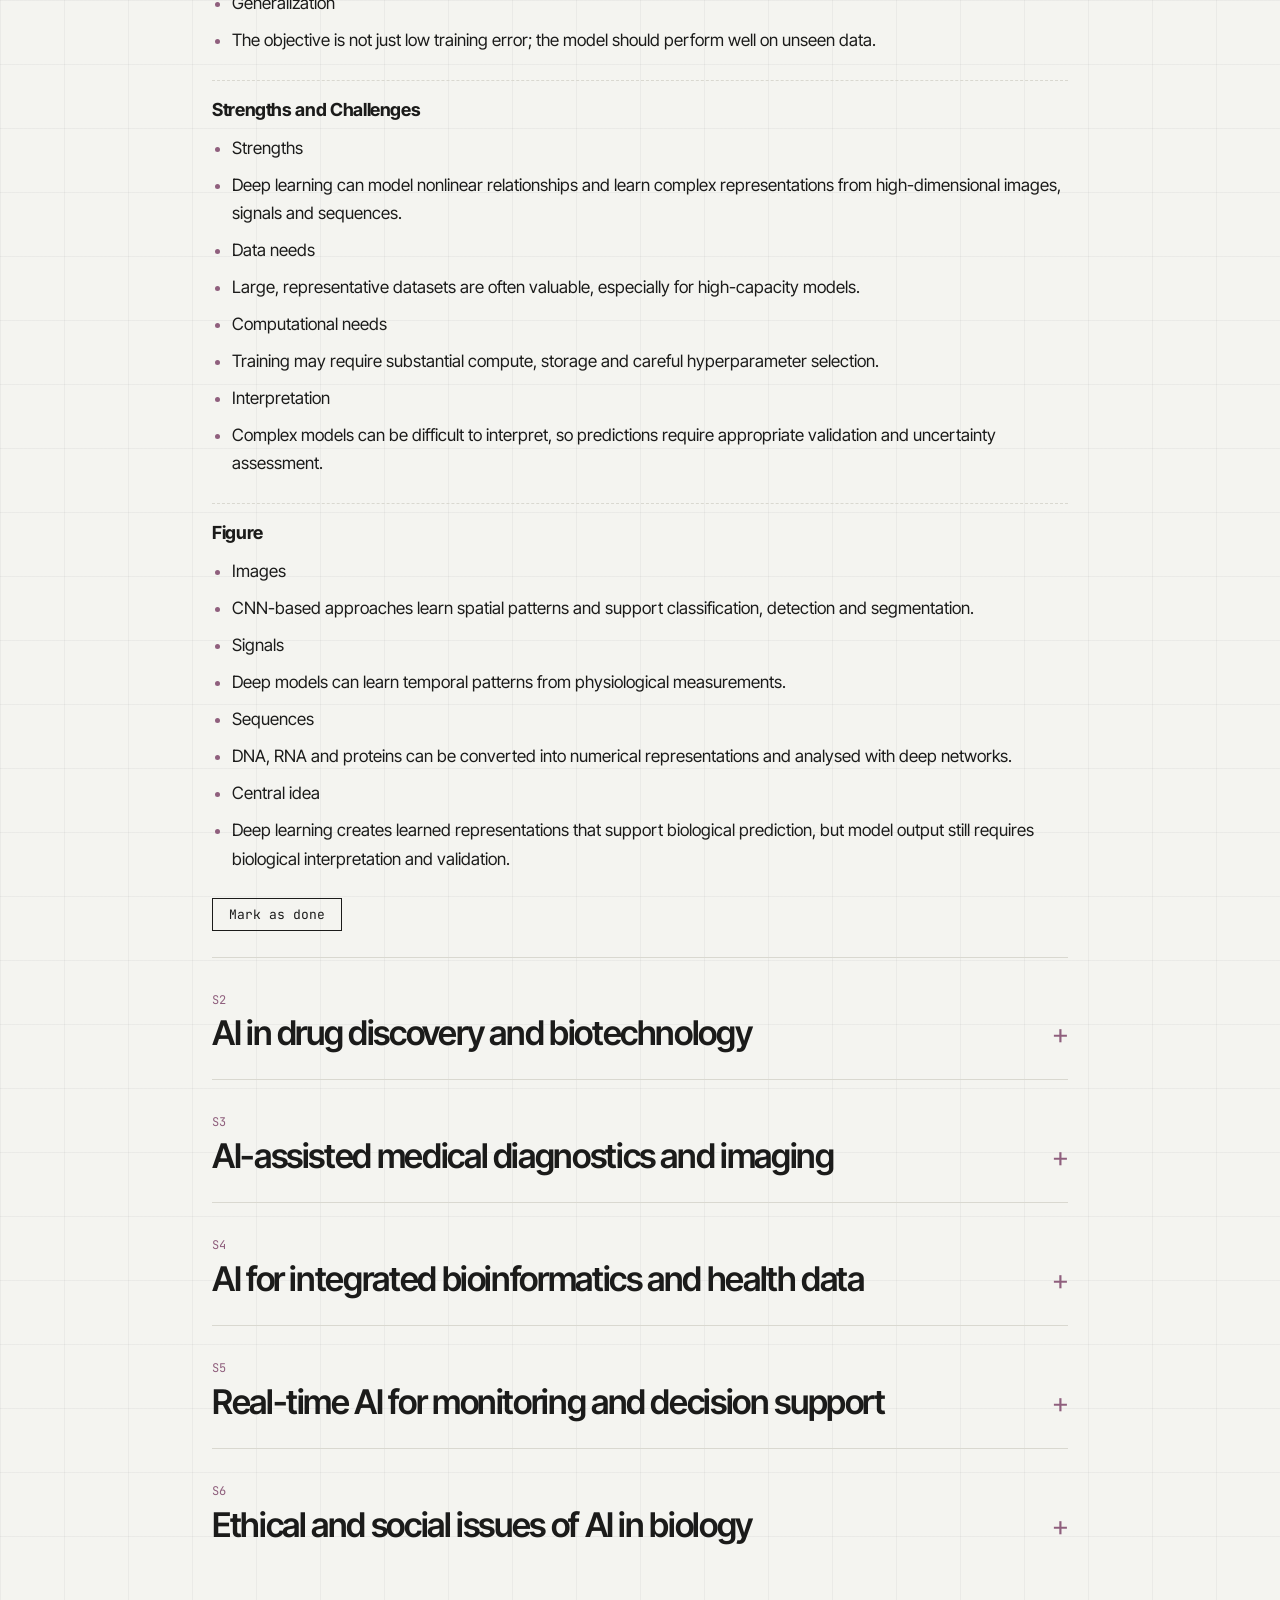
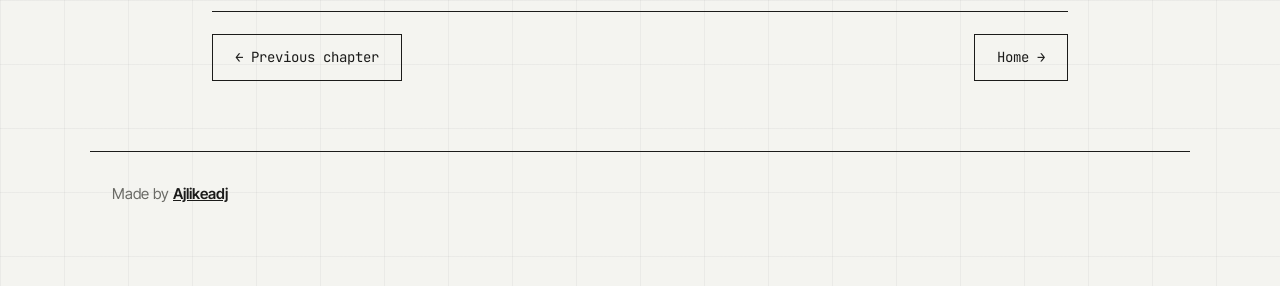
<file: unit5.html>
<!DOCTYPE html><html lang=en style="--c:#8f5f7d"><head><meta charset=utf-8><meta name=viewport content="width=device-width,initial-scale=1,viewport-fit=cover"><title>Deep Learning, Healthcare and Ethics</title><meta name=theme-color content="#f4f4f0">
<link rel=stylesheet href="https://fonts.googleapis.com/css2?family=Inter+Tight:wght@400;600&family=JetBrains+Mono:wght@400&display=swap"><link rel=stylesheet href=style.css></head><body><nav aria-label='Chapters'><a class=logo href='index.html'>CompBio<small>intro to computational biology</small></a><a class='ch' href='unit1.html' style='--c:#c65a3a' aria-label='Chapter 01: Cell Basics and Computing Analogies'><i>01</i> <span>Cells</span></a><a class='ch' href='unit2.html' style='--c:#6f8a6b' aria-label='Chapter 02: Biomolecules as Data Structures'><i>02</i> <span>Biomolecules</span></a><a class='ch' href='unit3.html' style='--c:#a8873f' aria-label='Chapter 03: Protein Structures and Prediction Algorithms'><i>03</i> <span>Proteins</span></a><a class='ch' href='unit4.html' style='--c:#5f7ba3' aria-label='Chapter 04: AI/ML Foundations in Biology'><i>04</i> <span>AI/ML</span></a><a class='ch on' href='unit5.html' style='--c:#8f5f7d' aria-label='Chapter 05: Deep Learning, Healthcare and Ethics'><i>05</i> <span>Healthcare</span></a></nav><section class=hero style='--c:#8f5f7d'><p class=mono>[05] Chapter 05 of 05 / fig. 05 / signal to decision</p><h1>Deep Learning, Healthcare and Ethics</h1><p class=lead>Neural networks in medicine, and the responsibilities that come with them.</p><div class=meta><span>6 sessions</span><span>CLA-2</span></div></section><main style='--c:#8f5f7d'><article class=topic data-ind='Chapter 05 / <b>S1</b>'><span class=tag>S1</span><h2>Deep learning for images, signals and sequences</h2><div class=exam><div><b>2 marks</b><p>Deep learning is a branch of machine learning that uses neural networks with multiple layers to learn increasingly complex representations from data.</p></div><div><b>4 to 5 marks</b><p>Write the definition, then any 4 or 5 of these points, one line each: Core Idea; Neurons and layers; Deep Learning for Biological Images; Convolutional Neural Networks; Deep Learning for Biological Signals; Transformers and Attention in Biology.</p></div><div class=wide><b>12 to 13 marks: answer in this order</b><ol><li>Core Idea</li><li>Neurons and layers</li><li>Deep Learning for Biological Images</li><li>Convolutional Neural Networks</li><li>Deep Learning for Biological Signals</li><li>Transformers and Attention in Biology</li><li>Training Deep Models</li><li>Strengths and Challenges</li></ol><p>Finish with a labelled diagram or table, one real example, one application and a one-line conclusion.</p></div></div><div class=qs><b>Practice questions</b><ul><li><i>2 marks:</i> What is deep learning?</li><li><i>5 marks:</i> Explain convolutional neural networks.</li><li><i>12 marks:</i> Explain deep learning for images, signals and sequences, including training, strengths and challenges.</li></ul></div><h3>Complete notes</h3><h4 class=st>Core Idea</h4><ul><li>Definition</li><li>Deep learning is a branch of machine learning that uses neural networks with multiple layers to learn increasingly complex representations from data.</li><li>Why biology?</li><li>Biological data are high-dimensional and contain spatial, temporal or sequential patterns that are difficult to capture with a few manually designed rules.</li><li>Workflow</li><li>Biological data → preprocessing → numerical representation → deep neural network → learned representation → prediction.</li><li>Key distinction</li><li>Deep learning can learn useful internal features from data, whereas conventional machine learning often depends more strongly on manually engineered features.</li></ul><figure><img src="img/811eb6357e.jpg" decoding=async alt="Diagram"></figure><h4 class=st>Neurons and layers</h4><p>A neural network contains interconnected computational units. Each unit combines inputs using weights and a bias and applies an activation function.</p><p><b>Layered learning</b></p><p>Early layers can learn simpler patterns, and deeper layers can combine them into more complex representations.</p><p><b>Representation learning</b></p><p>The model learns a numerical representation that is useful for the task instead of requiring every feature to be specified manually.</p><p><b>Training</b></p><p>Parameters are adjusted by minimizing a loss function using backpropagation and optimization methods such as gradient descent.</p><p>Neural Networks and Representation Learning</p><h4 class=st>Deep Learning for Biological Images</h4><ul><li>Image data</li><li>Examples include microscopy, histopathology, X-ray, CT, MRI and fluorescence images.</li><li>Challenge</li><li>Images contain many pixels and spatial relationships, with variation in scale, orientation, illumination, sample preparation and biological morphology.</li><li>Tasks</li><li>Classification assigns categories; detection identifies relevant regions; segmentation assigns labels to pixels or regions.</li><li>Applications</li><li>Deep learning can classify cells, detect abnormalities, quantify structures and identify tissue patterns.</li></ul><h4 class=st>Convolutional Neural Networks</h4><ul><li>Hierarchical features</li><li>Earlier layers may respond to edges or textures, while later layers can represent more complex shapes or structures.</li><li>Downsampling</li><li>Pooling or related operations can reduce spatial dimensions and create compact representations.</li><li>Outputs</li><li>CNN representations can support image classification, object detection, segmentation and quantitative image analysis.</li></ul><h4 class=st>Deep Learning for Biological Signals</h4><ul><li>Signals</li><li>Examples include ECG, EEG, heart rate, blood pressure and continuous glucose measurements.</li><li>Challenges</li><li>Signals may contain noise, missing observations, baseline drift, individual variation and patterns at different time scales.</li><li>Models</li><li>CNNs can learn local temporal patterns; recurrent models can capture sequential dependencies; transformers can model long-range relationships.</li><li>Example</li><li>An ECG can be represented as a numerical time series and processed to classify defined rhythm patterns.</li></ul><h4 class=st>Transformers and Attention in Biology</h4><ul><li>Attention</li><li>Attention lets a model assign different importance to different elements of an input when forming a representation or prediction.</li><li>Long-range relationships</li><li>This is useful when distant sequence positions may influence one another.</li><li>Biological language models</li><li>Transformer-based models can learn representations of DNA, RNA and protein sequences from large sequence collections.</li><li>Embeddings</li><li>The learned numerical embeddings can be reused for downstream classification, prediction and similarity tasks.</li></ul><h4 class=st>Training Deep Models</h4><ul><li>Training data</li><li>The model learns from examples containing inputs and, in supervised learning, target labels or numerical outcomes.</li><li>Loss</li><li>The loss function measures disagreement between model output and the desired output.</li><li>Optimization</li><li>Backpropagation calculates parameter gradients and an optimizer updates the model parameters.</li><li>Generalization</li><li>The objective is not just low training error; the model should perform well on unseen data.</li></ul><h4 class=st>Strengths and Challenges</h4><ul><li>Strengths</li><li>Deep learning can model nonlinear relationships and learn complex representations from high-dimensional images, signals and sequences.</li><li>Data needs</li><li>Large, representative datasets are often valuable, especially for high-capacity models.</li><li>Computational needs</li><li>Training may require substantial compute, storage and careful hyperparameter selection.</li><li>Interpretation</li><li>Complex models can be difficult to interpret, so predictions require appropriate validation and uncertainty assessment.</li></ul><h4 class=st>Figure</h4><ul><li>Images</li><li>CNN-based approaches learn spatial patterns and support classification, detection and segmentation.</li><li>Signals</li><li>Deep models can learn temporal patterns from physiological measurements.</li><li>Sequences</li><li>DNA, RNA and proteins can be converted into numerical representations and analysed with deep networks.</li><li>Central idea</li><li>Deep learning creates learned representations that support biological prediction, but model output still requires biological interpretation and validation.</li></ul></article><article class=topic data-ind='Chapter 05 / <b>S2</b>'><span class=tag>S2</span><h2>AI in drug discovery and biotechnology</h2><div class=exam><div><b>2 marks</b><p>AI speeds up drug discovery by predicting protein structures, screening millions of compounds virtually and designing new molecules.</p></div><div><b>4 to 5 marks</b><p>Write the definition, then any 4 or 5 of these points, one line each: Definition; Key features or structure; Process or mechanism; Examples; Applications; Limitations.</p></div><div class=wide><b>12 to 13 marks: answer in this order</b><ol><li>Definition</li><li>Key features or structure</li><li>Process or mechanism</li><li>Examples</li><li>Applications</li><li>Limitations</li><li>Conclusion</li></ol><p>Finish with a labelled diagram or table, one real example, one application and a one-line conclusion.</p></div></div><div class=qs><b>Practice questions</b><ul><li><i>2 marks:</i> Name two uses of AI in drug discovery.</li><li><i>5 marks:</i> Explain virtual screening.</li><li><i>12 marks:</i> Discuss the role of AI in drug discovery and biotechnology.</li></ul></div></article><article class=topic data-ind='Chapter 05 / <b>S3</b>'><span class=tag>S3</span><h2>AI-assisted medical diagnostics and imaging</h2><div class=exam><div><b>2 marks</b><p>AI-assisted diagnostics uses deep learning to read medical images such as X-rays, CT and MRI, to detect disease and support the doctor's decision.</p></div><div><b>4 to 5 marks</b><p>Write the definition, then any 4 or 5 of these points, one line each: Definition; Key features or structure; Process or mechanism; Examples; Applications; Limitations.</p></div><div class=wide><b>12 to 13 marks: answer in this order</b><ol><li>Definition</li><li>Key features or structure</li><li>Process or mechanism</li><li>Examples</li><li>Applications</li><li>Limitations</li><li>Conclusion</li></ol><p>Finish with a labelled diagram or table, one real example, one application and a one-line conclusion.</p></div></div><div class=qs><b>Practice questions</b><ul><li><i>2 marks:</i> Define sensitivity and specificity.</li><li><i>5 marks:</i> Explain AI in medical imaging.</li><li><i>12 marks:</i> Discuss AI-assisted diagnostics and imaging, with benefits and challenges.</li></ul></div></article><article class=topic data-ind='Chapter 05 / <b>S4</b>'><span class=tag>S4</span><h2>AI for integrated bioinformatics and health data</h2><div class=exam><div><b>2 marks</b><p>Integrated health data combines records, genomes, images and wearable data so that AI can support precision medicine.</p></div><div><b>4 to 5 marks</b><p>Write the definition, then any 4 or 5 of these points, one line each: Definition; Key features or structure; Process or mechanism; Examples; Applications; Limitations.</p></div><div class=wide><b>12 to 13 marks: answer in this order</b><ol><li>Definition</li><li>Key features or structure</li><li>Process or mechanism</li><li>Examples</li><li>Applications</li><li>Limitations</li><li>Conclusion</li></ol><p>Finish with a labelled diagram or table, one real example, one application and a one-line conclusion.</p></div></div><div class=qs><b>Practice questions</b><ul><li><i>2 marks:</i> What is federated learning?</li><li><i>5 marks:</i> Explain integration of health data for precision medicine.</li><li><i>12 marks:</i> Discuss AI for integrated bioinformatics and health data.</li></ul></div></article><article class=topic data-ind='Chapter 05 / <b>S5</b>'><span class=tag>S5</span><h2>Real-time AI for monitoring and decision support</h2><div class=exam><div><b>2 marks</b><p>Real-time AI analyses streaming sensor data to flag dangerous changes in a patient at once and support quick clinical decisions.</p></div><div><b>4 to 5 marks</b><p>Write the definition, then any 4 or 5 of these points, one line each: Definition; Key features or structure; Process or mechanism; Examples; Applications; Limitations.</p></div><div class=wide><b>12 to 13 marks: answer in this order</b><ol><li>Definition</li><li>Key features or structure</li><li>Process or mechanism</li><li>Examples</li><li>Applications</li><li>Limitations</li><li>Conclusion</li></ol><p>Finish with a labelled diagram or table, one real example, one application and a one-line conclusion.</p></div></div><div class=qs><b>Practice questions</b><ul><li><i>2 marks:</i> What is alarm fatigue?</li><li><i>5 marks:</i> Explain real-time AI monitoring.</li><li><i>12 marks:</i> Discuss real-time AI for monitoring and decision support.</li></ul></div></article><article class=topic data-ind='Chapter 05 / <b>S6</b>'><span class=tag>S6</span><h2>Ethical and social issues of AI in biology</h2><div class=exam><div><b>2 marks</b><p>The main ethical issues of medical AI are patient privacy and consent, bias and fairness, accountability, transparency and equal access.</p></div><div><b>4 to 5 marks</b><p>Write the definition, then any 4 or 5 of these points, one line each: Definition; Key features or structure; Process or mechanism; Examples; Applications; Limitations.</p></div><div class=wide><b>12 to 13 marks: answer in this order</b><ol><li>Definition</li><li>Key features or structure</li><li>Process or mechanism</li><li>Examples</li><li>Applications</li><li>Limitations</li><li>Conclusion</li></ol><p>Finish with a labelled diagram or table, one real example, one application and a one-line conclusion.</p></div></div><div class=qs><b>Practice questions</b><ul><li><i>2 marks:</i> Name two ethical issues in medical AI.</li><li><i>5 marks:</i> Explain bias and fairness in medical AI.</li><li><i>12 marks:</i> Discuss the ethical and social issues of AI in biology.</li></ul></div></article><div class=pager><a href='unit4.html'>← Previous chapter</a><a href='index.html'>Home →</a></div></main><footer>Made by <a href='https://github.com/ajlikeadj' target=_blank rel='noopener noreferrer'>Ajlikeadj</a></footer><script defer src=script.js></script></body></html>
</file>
